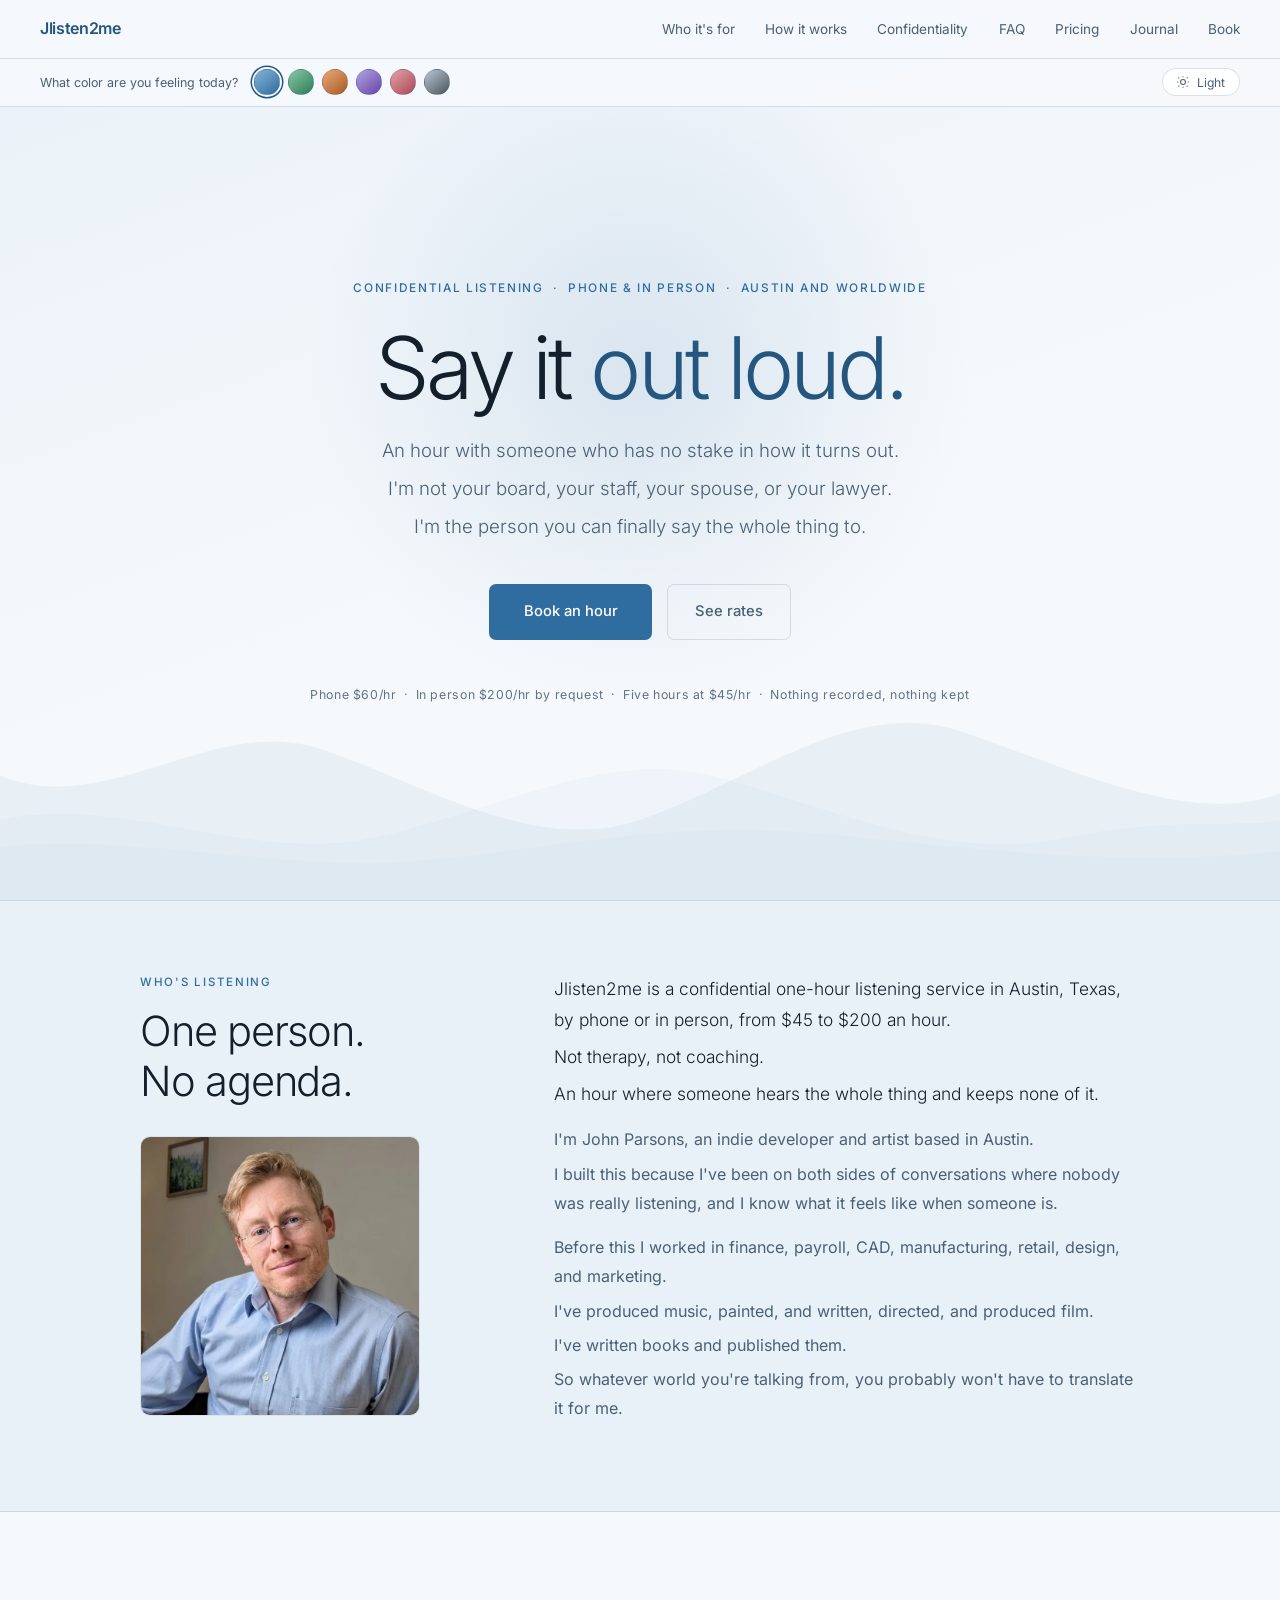
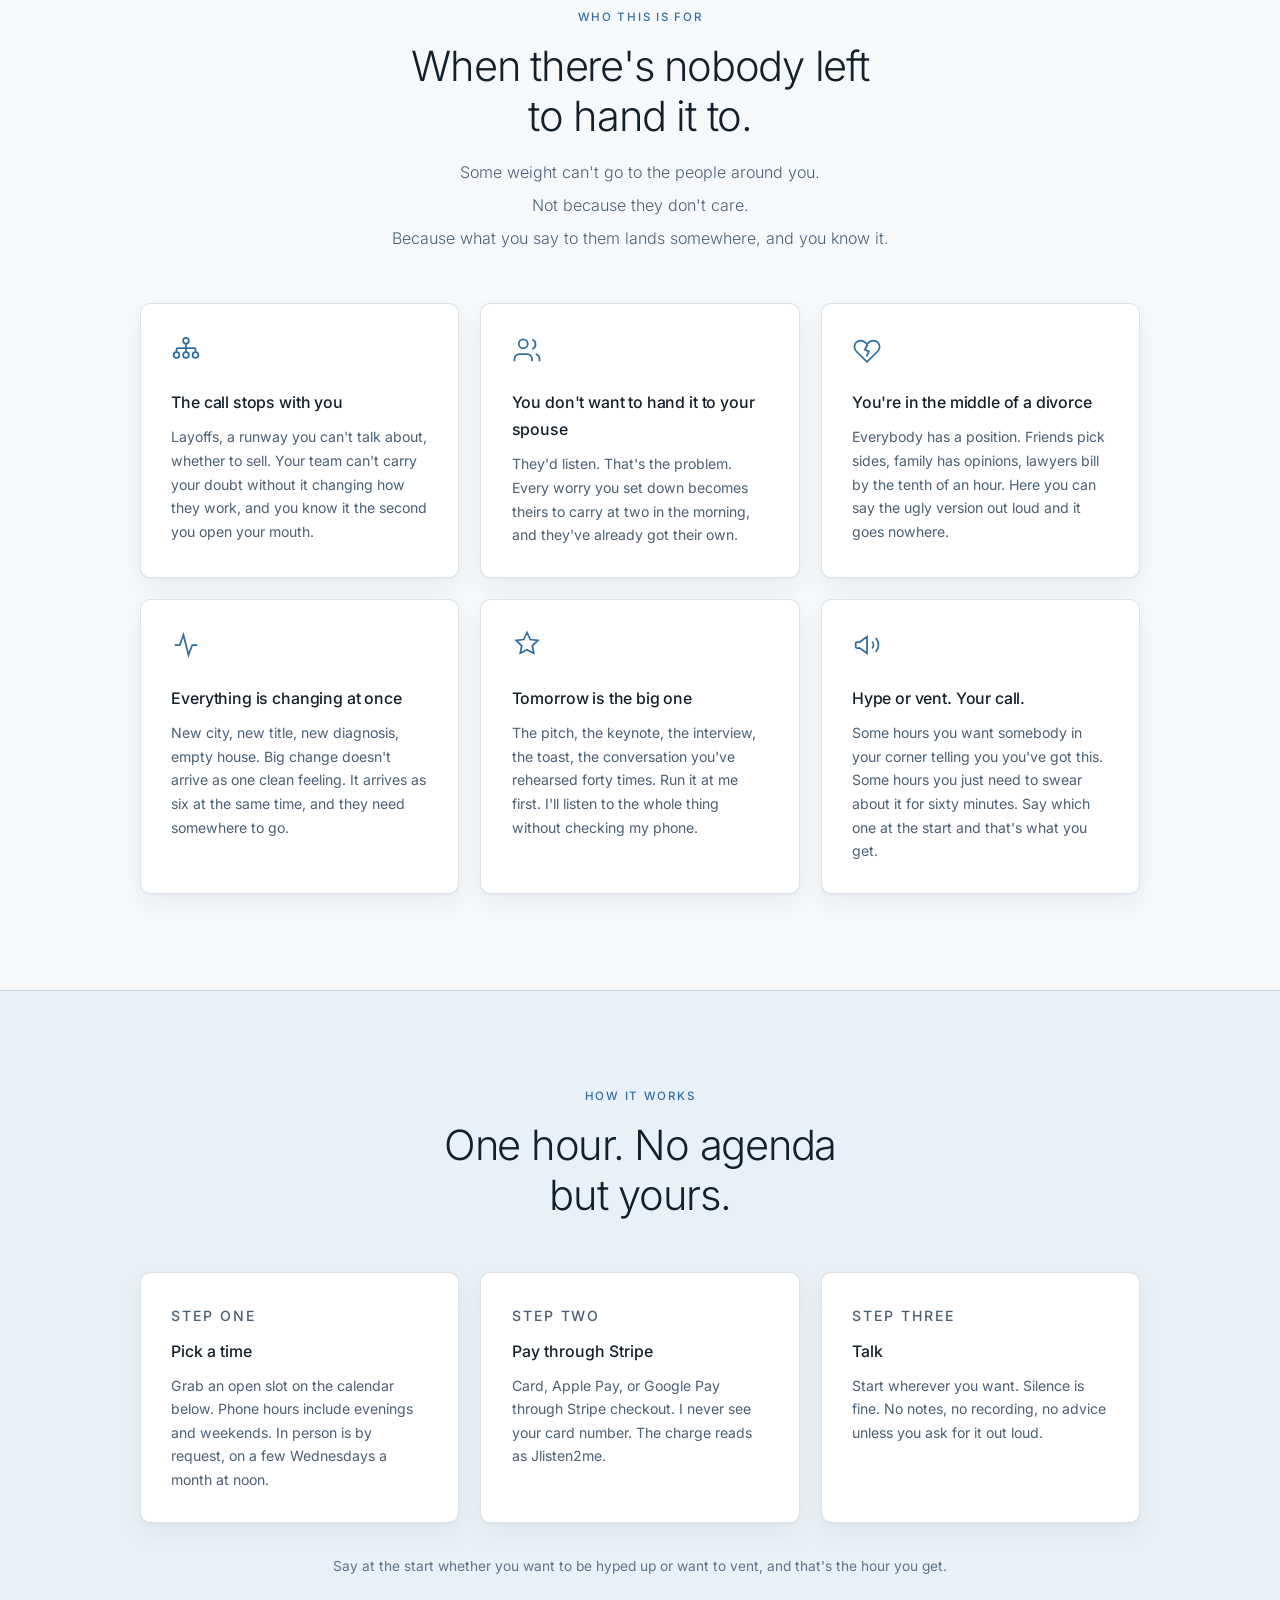
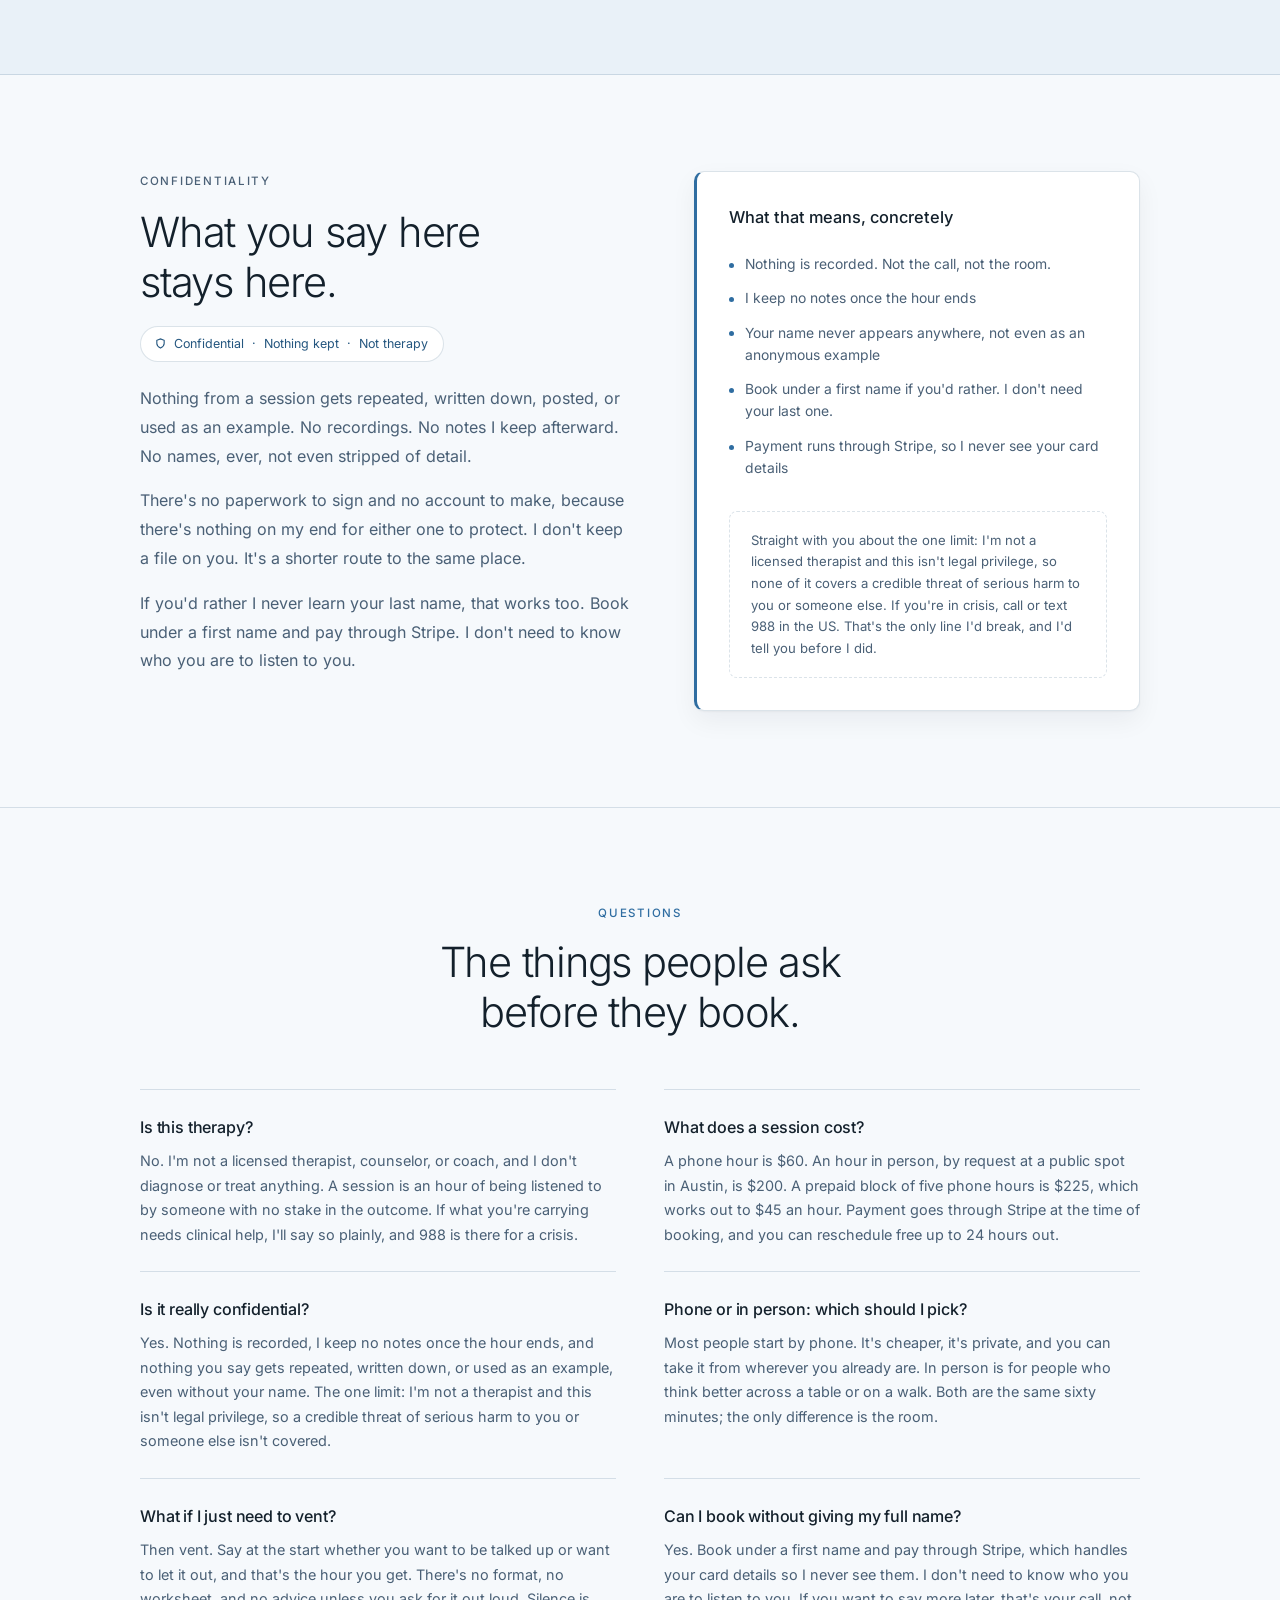
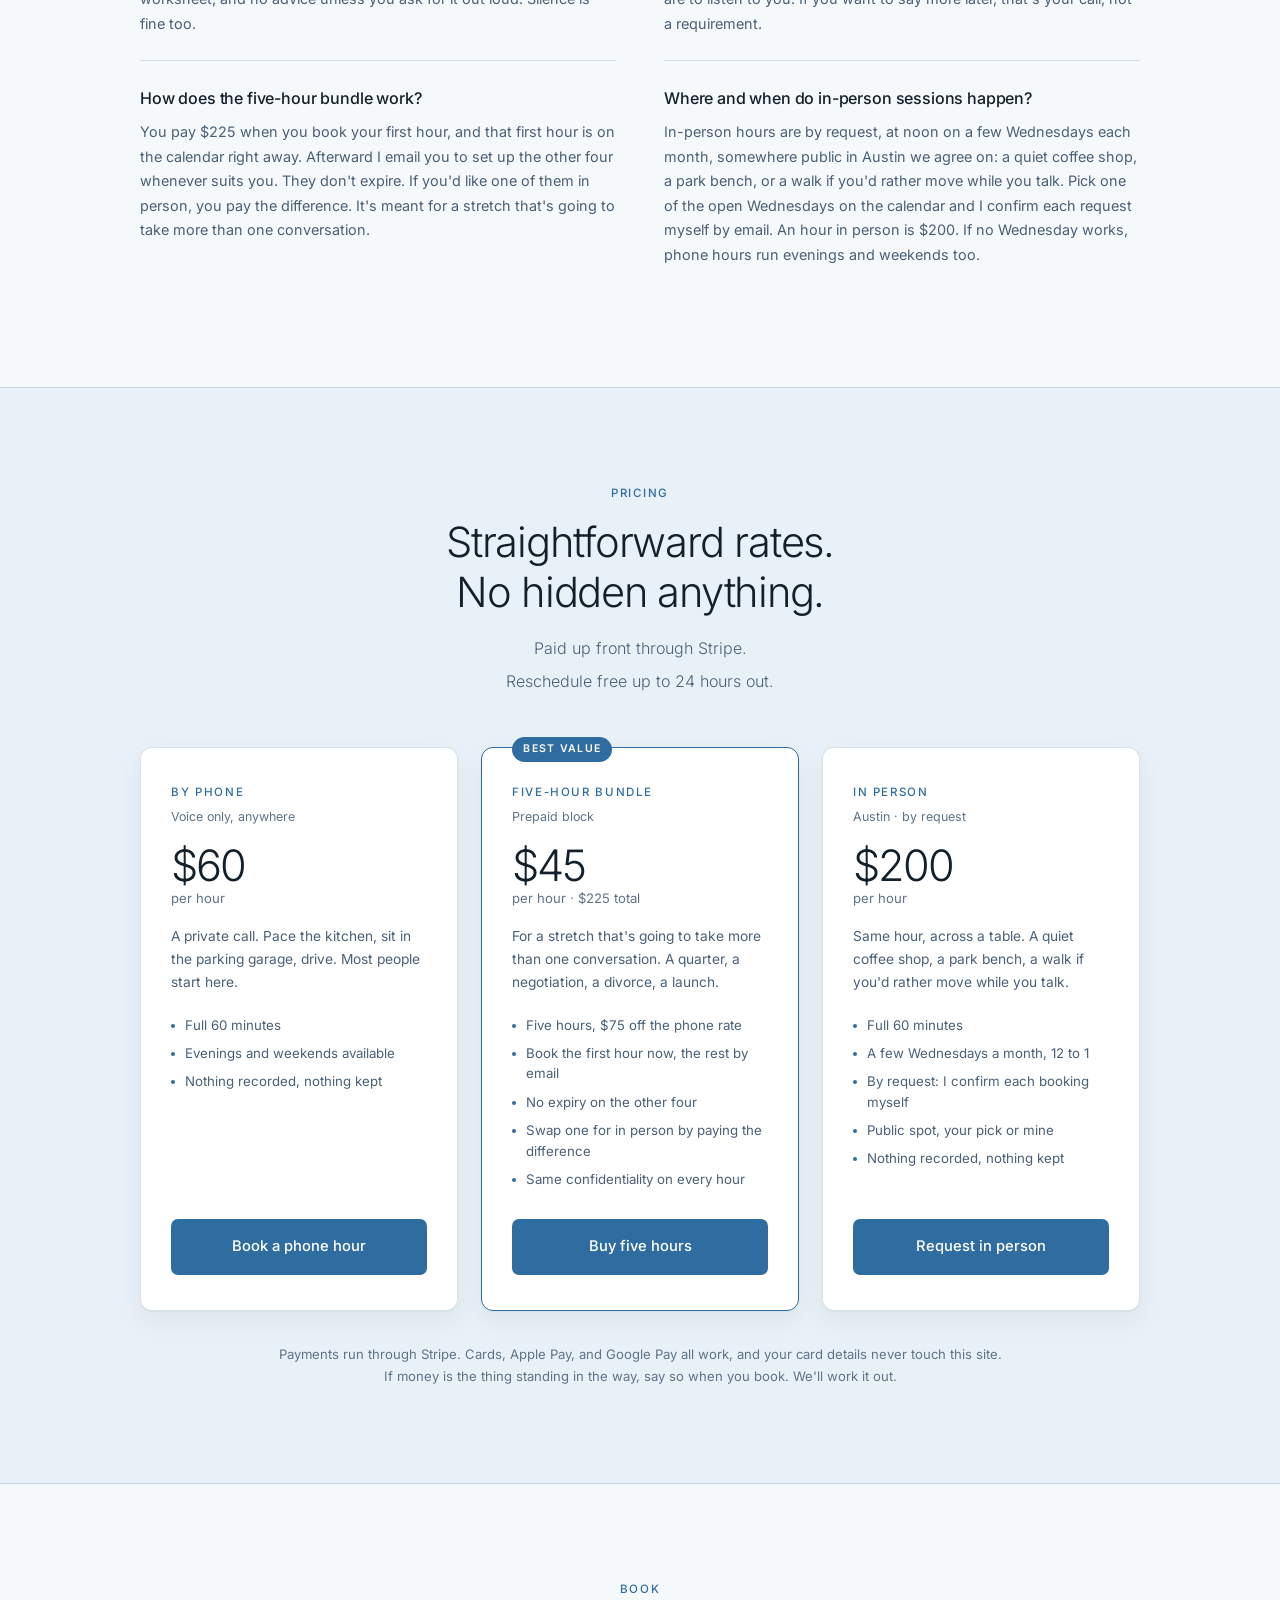
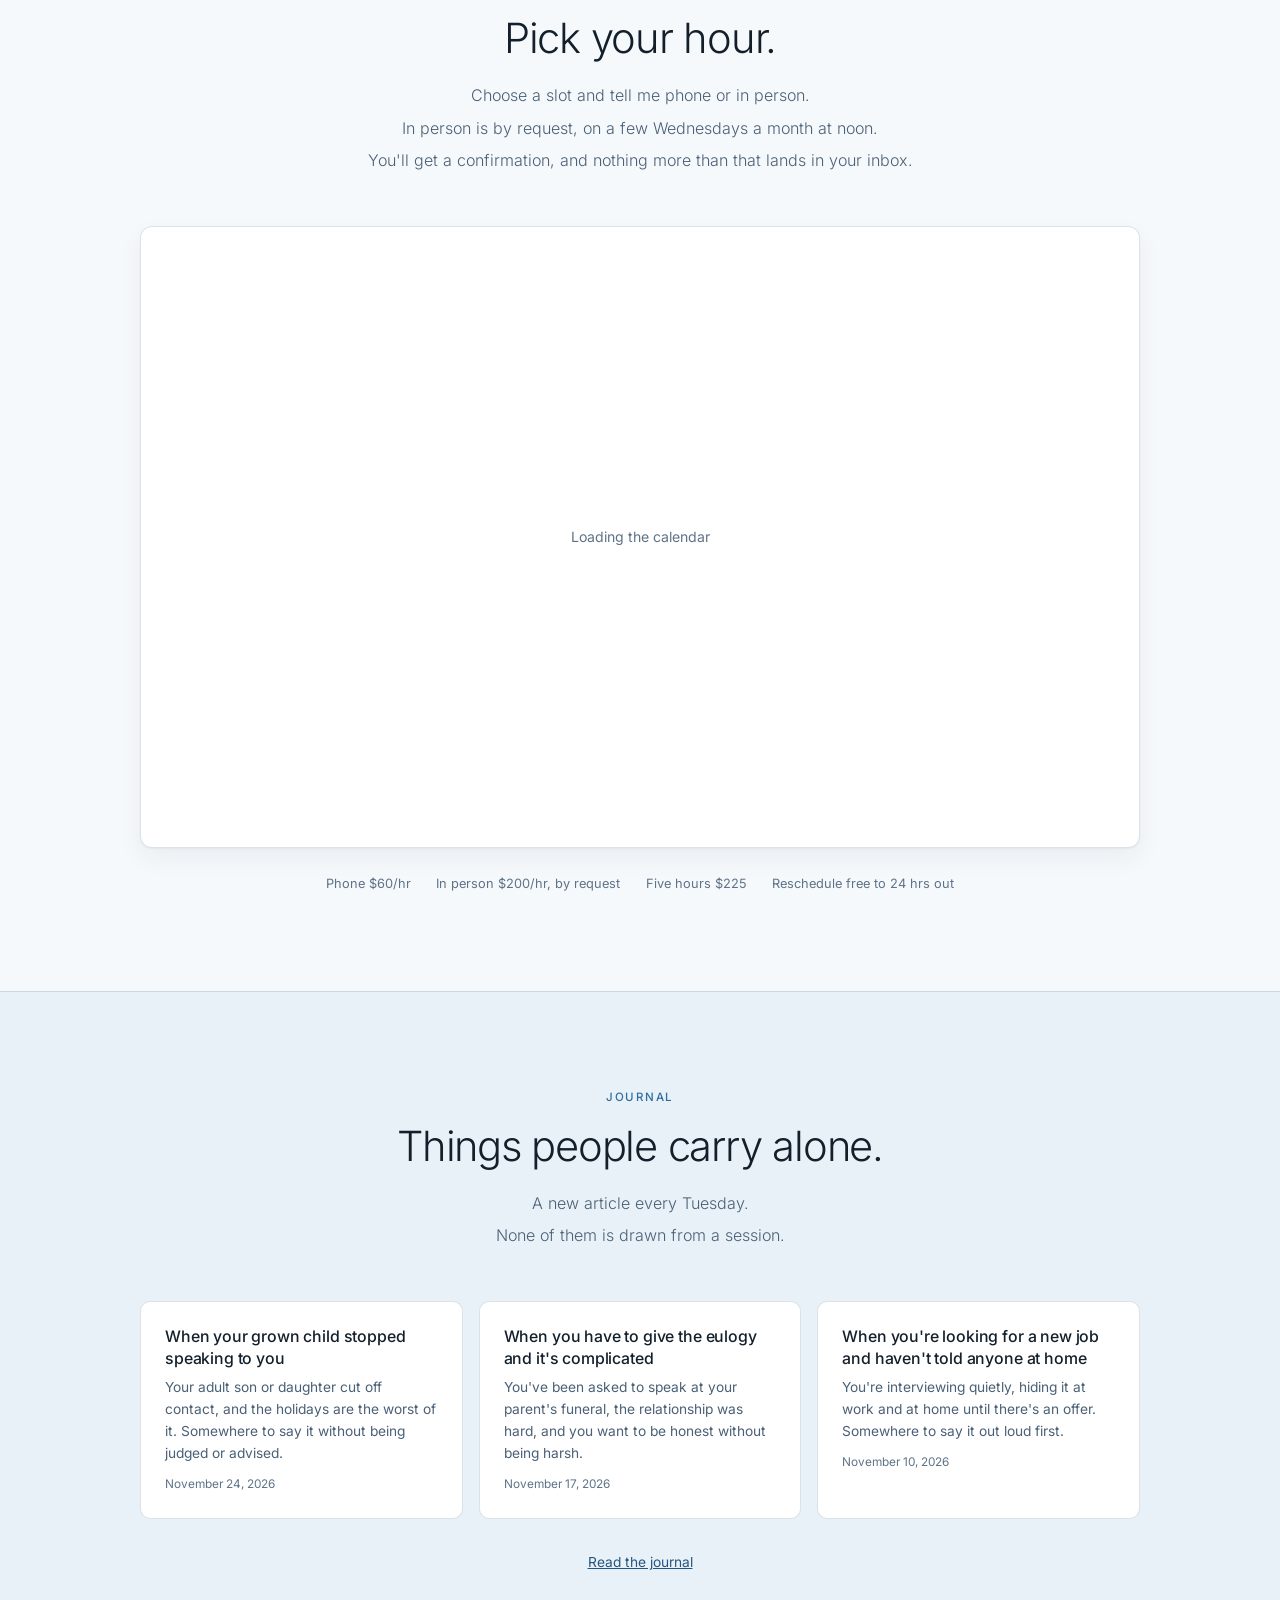
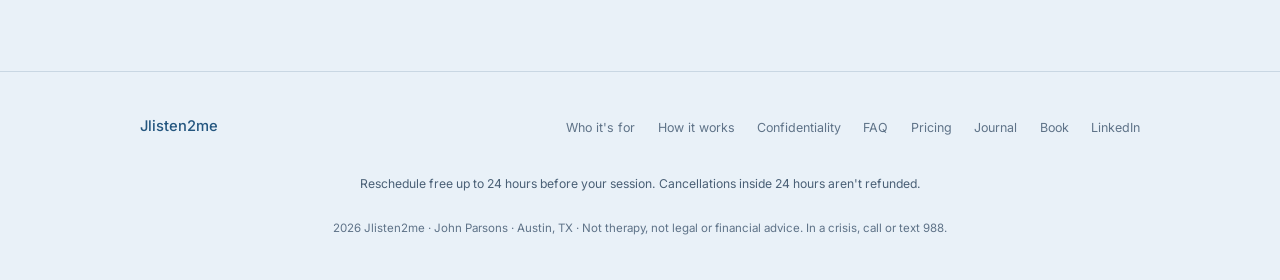
<file: index.html>
<!DOCTYPE html>
<html lang="en" data-palette="tide" data-theme="dark">
<head>
  <meta charset="UTF-8" />
  <meta name="viewport" content="width=device-width, initial-scale=1.0" />
  <title>Jlisten2me - Confidential Listening Sessions, Phone or In Person</title>
  <meta name="description" content="Confidential one-hour listening sessions by phone or in person in Austin, TX. Nothing recorded, nothing kept. Phone $60/hr, in person by request $200/hr, five hours for $225." />
  <meta name="author" content="John Parsons" />
  <meta name="theme-color" content="#0f1923" id="themeColorMeta" />
  <meta property="og:title" content="Jlisten2me - Confidential Listening Sessions" />
  <meta property="og:description" content="An hour that belongs to you. No advice unless you ask, no stake in the outcome, nothing repeated to anyone." />
  <meta property="og:url" content="https://jlisten2me.com/" />
  <meta property="og:type" content="website" />
  <meta property="og:site_name" content="Jlisten2me" />
  <meta property="og:locale" content="en_US" />
  <link rel="alternate" type="application/rss+xml" title="Jlisten2me Journal" href="https://jlisten2me.com/journal/feed.xml" />
  <meta property="og:image" content="https://jlisten2me.com/og.png" />
  <meta property="og:image:width" content="1200" />
  <meta property="og:image:height" content="630" />
  <meta property="og:image:alt" content="Jlisten2me. Say it out loud. Confidential listening by phone or in person in Austin." />
  <meta name="twitter:card" content="summary_large_image" />
  <meta name="twitter:title" content="Jlisten2me - Confidential Listening" />
  <meta name="twitter:description" content="Phone $60/hr - In person by request $200/hr - Five hours at $45/hr. Confidential. Not therapy." />
  <meta name="twitter:image" content="https://jlisten2me.com/og.png" />
  <link rel="canonical" href="https://jlisten2me.com/" />
  <link rel="icon" href="data:image/svg+xml,%3Csvg xmlns='http://www.w3.org/2000/svg' viewBox='0 0 32 32'%3E%3Crect width='32' height='32' rx='7' fill='%235b8db8'/%3E%3Cpath d='M8 13v6M12 10v12M16 12.5v7M20 9v14M24 13v6' stroke='%23fff' stroke-width='2.4' stroke-linecap='round'/%3E%3C/svg%3E" />
  <!-- Inter is served from this repo (fonts/, SIL OFL). Preloading it removes the last render-blocking request. -->
  <link rel="preload" href="fonts/inter-latin-wght-normal.woff2" as="font" type="font/woff2" crossorigin />
  <style>
    *, *::before, *::after { box-sizing: border-box; margin: 0; padding: 0; }

    @font-face {
      font-family: 'Inter';
      font-style: normal;
      font-weight: 100 900;
      font-display: swap;
      src: url('fonts/inter-latin-wght-normal.woff2') format('woff2');
    }

    /* @shared-css-start: _tools/build_journal.py copies everything between these markers into journal/journal.css */
    /* ---- Palettes. Each one carries a dark and a light set. ---- */
    :root {
      --font: 'Inter', system-ui, -apple-system, sans-serif;
      --header-h: 116px;
      --radius: 10px;
    }

    [data-palette="tide"][data-theme="dark"] {
      --bg:#0f1923; --bg-2:#14202f; --surface:rgba(255,255,255,0.03);
      --accent:#5b8db8; --accent-soft:#85b4d6; --on-accent:#06121c;
      --text:#e4ecf5; --text-2:#8fa3bc; --text-3:#6e84a0; --border:rgba(133,180,214,0.16);
    }
    [data-palette="tide"][data-theme="light"] {
      --bg:#f6f9fc; --bg-2:#e9f1f8; --surface:#ffffff;
      --accent:#2f6da1; --accent-soft:#24567f; --on-accent:#ffffff;
      --text:#13202b; --text-2:#4a6076; --text-3:#5f7388; --border:rgba(35,80,120,0.16);
    }

    [data-palette="moss"][data-theme="dark"] {
      --bg:#0f1a16; --bg-2:#142320; --surface:rgba(255,255,255,0.03);
      --accent:#5aa17f; --accent-soft:#86c7a5; --on-accent:#05140d;
      --text:#e3f0e9; --text-2:#93ab9f; --text-3:#6c887b; --border:rgba(134,199,165,0.16);
    }
    [data-palette="moss"][data-theme="light"] {
      --bg:#f5faf7; --bg-2:#e8f3ed; --surface:#ffffff;
      --accent:#2f7d57; --accent-soft:#24623f; --on-accent:#ffffff;
      --text:#11201a; --text-2:#476156; --text-3:#5d766b; --border:rgba(30,90,60,0.16);
    }

    [data-palette="ember"][data-theme="dark"] {
      --bg:#1a1310; --bg-2:#241a15; --surface:rgba(255,255,255,0.035);
      --accent:#c9773f; --accent-soft:#e8a877; --on-accent:#1a0c04;
      --text:#f4e9e1; --text-2:#b49c8c; --text-3:#927b6c; --border:rgba(232,168,119,0.17);
    }
    [data-palette="ember"][data-theme="light"] {
      --bg:#fdf8f4; --bg-2:#f6ece2; --surface:#ffffff;
      --accent:#a85a26; --accent-soft:#8a4718; --on-accent:#ffffff;
      --text:#241610; --text-2:#6b5245; --text-3:#856d5d; --border:rgba(150,90,45,0.18);
    }

    [data-palette="plum"][data-theme="dark"] {
      --bg:#16121f; --bg-2:#1e1a2b; --surface:rgba(255,255,255,0.035);
      --accent:#8a72c4; --accent-soft:#b3a1e0; --on-accent:#0d0716;
      --text:#ece7f6; --text-2:#a79cbd; --text-3:#847a9c; --border:rgba(179,161,224,0.17);
    }
    [data-palette="plum"][data-theme="light"] {
      --bg:#faf8fd; --bg-2:#efebf8; --surface:#ffffff;
      --accent:#6547a8; --accent-soft:#513690; --on-accent:#ffffff;
      --text:#1c1528; --text-2:#574c6b; --text-3:#776c8b; --border:rgba(100,70,170,0.16);
    }

    [data-palette="clay"][data-theme="dark"] {
      --bg:#1c1315; --bg-2:#261a1d; --surface:rgba(255,255,255,0.035);
      --accent:#c06b74; --accent-soft:#e3a0a6; --on-accent:#1a0709;
      --text:#f6e8ea; --text-2:#b7969a; --text-3:#98787c; --border:rgba(227,160,166,0.17);
    }
    [data-palette="clay"][data-theme="light"] {
      --bg:#fdf7f8; --bg-2:#f7eaec; --surface:#ffffff;
      --accent:#a84b57; --accent-soft:#8c3742; --on-accent:#ffffff;
      --text:#271619; --text-2:#6d5054; --text-3:#87696e; --border:rgba(160,70,85,0.16);
    }

    [data-palette="ink"][data-theme="dark"] {
      --bg:#121416; --bg-2:#191c1f; --surface:rgba(255,255,255,0.035);
      --accent:#8d9aa6; --accent-soft:#b9c5d0; --on-accent:#0d1013;
      --text:#e9edf1; --text-2:#a0a9b2; --text-3:#778089; --border:rgba(185,197,208,0.16);
    }
    [data-palette="ink"][data-theme="light"] {
      --bg:#f7f8f9; --bg-2:#eceff1; --surface:#ffffff;
      --accent:#4a5560; --accent-soft:#333c45; --on-accent:#ffffff;
      --text:#14181c; --text-2:#515b65; --text-3:#68727c; --border:rgba(40,50,60,0.16);
    }

    html { scroll-behavior: smooth; }
    body {
      font-family: var(--font); background: var(--bg); color: var(--text);
      line-height: 1.7; font-size: 16px; -webkit-font-smoothing: antialiased;
      transition: background-color 0.35s ease, color 0.35s ease;
    }
    a { color: inherit; }

    /* ---- Header: nav row plus the palette bar ---- */
    header.site {
      position: fixed; top: 0; left: 0; right: 0; z-index: 100;
      background: color-mix(in srgb, var(--bg) 88%, transparent);
      backdrop-filter: blur(8px); border-bottom: 1px solid var(--border);
    }
    @supports not (background: color-mix(in srgb, red 50%, blue)) {
      header.site { background: var(--bg); }
    }
    .nav-row { padding: 0.95rem 2.5rem; display: flex; justify-content: space-between; align-items: center; gap: 1.5rem; }
    .nav-logo { font-size: 1rem; font-weight: 600; color: var(--accent-soft); letter-spacing: -0.02em; text-decoration: none; white-space: nowrap; }
    .nav-links { display: flex; gap: 1.9rem; list-style: none; }
    .nav-links a { color: var(--text-2); text-decoration: none; font-size: 0.85rem; transition: color 0.2s; }
    .nav-links a:hover { color: var(--text); }

    .palette-bar {
      border-top: 1px solid var(--border);
      padding: 0.6rem 2.5rem; display: flex; align-items: center; gap: 1rem;
      overflow-x: auto; scrollbar-width: none;
    }
    .palette-bar::-webkit-scrollbar { display: none; }
    .palette-q { font-size: 0.78rem; color: var(--text-2); white-space: nowrap; font-weight: 400; }
    .swatches { display: flex; gap: 0.5rem; align-items: center; }
    .swatch {
      width: 26px; height: 26px; border-radius: 50%; cursor: pointer; padding: 0;
      border: 1px solid var(--border); position: relative;
      transition: transform 0.18s ease, box-shadow 0.18s ease;
    }
    .swatch:hover { transform: scale(1.12); }
    .swatch[aria-pressed="true"] { box-shadow: 0 0 0 2px var(--bg), 0 0 0 3.5px var(--accent-soft); }
    .swatch:focus-visible { outline: 2px solid var(--accent-soft); outline-offset: 3px; }
    .sw-tide   { background: linear-gradient(140deg,#85b4d6,#2f6da1); }
    .sw-moss   { background: linear-gradient(140deg,#86c7a5,#2f7d57); }
    .sw-ember  { background: linear-gradient(140deg,#e8a877,#a85a26); }
    .sw-plum   { background: linear-gradient(140deg,#b3a1e0,#6547a8); }
    .sw-clay   { background: linear-gradient(140deg,#e3a0a6,#a84b57); }
    .sw-ink    { background: linear-gradient(140deg,#b9c5d0,#4a5560); }

    .mode-toggle {
      margin-left: auto; display: inline-flex; align-items: center; gap: 0.45rem;
      padding: 0.35rem 0.85rem; border-radius: 999px; cursor: pointer;
      background: var(--surface); border: 1px solid var(--border); color: var(--text-2);
      font-family: var(--font); font-size: 0.76rem; white-space: nowrap; transition: color 0.2s, border-color 0.2s;
    }
    .mode-toggle:hover { color: var(--text); border-color: var(--accent); }
    .mode-toggle svg { width: 14px; height: 14px; }
    [data-theme="dark"] .icon-sun, [data-theme="light"] .icon-moon { display: none; }

    /* ---- Shared ---- */
    section { padding: 6rem 2rem; scroll-margin-top: calc(var(--header-h) + 8px); }
    .container { max-width: 1000px; margin: 0 auto; }
    .section-label { font-size: 0.72rem; letter-spacing: 0.15em; text-transform: uppercase; color: var(--accent); font-weight: 500; margin-bottom: 0.9rem; }
    h2 { font-size: clamp(1.8rem, 4vw, 2.6rem); font-weight: 300; letter-spacing: -0.03em; line-height: 1.2; margin-bottom: 1.1rem; }
    .section-header { text-align: center; margin-bottom: 3.2rem; }
    .section-header p.lede { color: var(--text-2); max-width: 580px; margin: 0 auto; font-weight: 300; }

    .btn { display: inline-block; border-radius: 7px; font-family: var(--font); font-weight: 500; font-size: 0.92rem; text-decoration: none; transition: all 0.2s; cursor: pointer; border: 1px solid transparent; text-align: center; }
    .btn-primary { padding: 0.9rem 2.1rem; background: var(--accent); color: var(--on-accent); }
    .btn-primary:hover { background: var(--accent-soft); transform: translateY(-1px); }
    .btn-ghost { padding: 0.9rem 1.7rem; background: transparent; color: var(--text-2); border-color: var(--border); }
    .btn-ghost:hover { color: var(--text); border-color: var(--accent); }
    /* @shared-css-end */

    /* ---- Hero ---- */
    #hero {
      min-height: 100vh; display: flex; align-items: center; justify-content: center;
      position: relative; overflow: hidden; padding: calc(var(--header-h) + 3rem) 2rem 5rem;
      background: linear-gradient(160deg, var(--bg-2) 0%, var(--bg) 60%);
    }
    .hero-orb { position: absolute; width: 760px; height: 760px; border-radius: 50%; background: radial-gradient(circle, var(--accent) 0%, transparent 62%); opacity: 0.13; top: 42%; left: 50%; transform: translate(-50%,-50%); pointer-events: none; }
    .hero-wave { position: absolute; bottom: 0; left: 0; right: 0; opacity: 0.3; pointer-events: none; color: var(--accent); }
    .hero-content { max-width: 790px; text-align: center; position: relative; z-index: 2; }
    .eyebrow { font-size: 0.74rem; letter-spacing: 0.14em; text-transform: uppercase; color: var(--accent); font-weight: 500; margin-bottom: 1.5rem; }
    h1 { font-size: clamp(2.9rem, 8.4vw, 5.4rem); font-weight: 300; letter-spacing: -0.045em; line-height: 1.04; margin-bottom: 1.4rem; }
    h1 em { font-style: normal; color: var(--accent-soft); }
    .line { display: block; }
    .line + .line { margin-top: 0.35em; }
    .hero-sub { font-size: clamp(1rem, 2.6vw, 1.16rem); color: var(--text-2); max-width: 560px; margin: 0 auto 2.6rem; font-weight: 300; line-height: 1.7; }
    .hero-ctas { display: flex; gap: 0.9rem; justify-content: center; flex-wrap: wrap; }
    .hero-meta { margin-top: 2.8rem; font-size: 0.77rem; color: var(--text-3); letter-spacing: 0.05em; }

    /* ---- About ---- */
    #about { background: var(--bg-2); border-top: 1px solid var(--border); border-bottom: 1px solid var(--border); padding-top: 4.5rem; padding-bottom: 4.5rem; }
    .about-grid { display: grid; grid-template-columns: 1fr 1.6fr; gap: 3rem; align-items: start; }
    .about-text p { color: var(--text-2); line-height: 1.8; margin-bottom: 1rem; }
    .about-text .about-def { color: var(--text); font-size: 1.08rem; font-weight: 300; }
    .about-photo { display: block; width: 100%; max-width: 280px; aspect-ratio: 1; margin-top: 1.8rem; border-radius: var(--radius); border: 1px solid var(--border); overflow: hidden; background: var(--surface); }
    .about-photo img { display: block; width: 100%; height: 100%; object-fit: cover; }

    /* ---- Who it's for ---- */
    #who { background: var(--bg); }
    .who-grid { display: grid; grid-template-columns: repeat(3, 1fr); gap: 1.3rem; }
    .card { padding: 1.9rem; background: var(--surface); border: 1px solid var(--border); border-radius: var(--radius); transition: border-color 0.3s, transform 0.2s; }
    .card:hover { border-color: var(--accent); transform: translateY(-2px); }
    .card-icon { width: 30px; height: 30px; margin-bottom: 1.1rem; color: var(--accent); }
    .card h3 { font-size: 0.99rem; font-weight: 500; margin-bottom: 0.5rem; letter-spacing: -0.01em; }
    .card p { font-size: 0.88rem; color: var(--text-2); line-height: 1.68; }

    /* ---- How ---- */
    #how { background: var(--bg-2); border-top: 1px solid var(--border); border-bottom: 1px solid var(--border); }
    .steps { display: grid; grid-template-columns: repeat(3, 1fr); gap: 1.3rem; }
    .step { padding: 1.9rem; background: var(--surface); border: 1px solid var(--border); border-radius: var(--radius); }
    .step-n { font-size: 0.72rem; letter-spacing: 0.14em; text-transform: uppercase; color: var(--accent); font-weight: 500; margin-bottom: 0.7rem; }
    .step h3 { font-size: 0.99rem; font-weight: 500; margin-bottom: 0.5rem; }
    .step p { font-size: 0.88rem; color: var(--text-2); line-height: 1.68; }
    .how-note { margin-top: 2rem; text-align: center; font-size: 0.86rem; color: var(--text-3); }

    /* ---- Confidentiality ---- */
    #trust { background: var(--bg); }
    .trust-grid { display: grid; grid-template-columns: 1.1fr 1fr; gap: 4rem; align-items: start; }
    .trust-text p { color: var(--text-2); margin-bottom: 1rem; line-height: 1.8; }
    .badge { display: inline-flex; align-items: center; gap: 0.5rem; padding: 0.4rem 0.9rem; background: var(--surface); border: 1px solid var(--border); border-radius: 20px; font-size: 0.78rem; color: var(--accent-soft); margin-bottom: 1.4rem; }
    .policy-card { padding: 2rem; background: var(--surface); border: 1px solid var(--border); border-left: 3px solid var(--accent); border-radius: var(--radius); }
    .policy-card h3 { font-size: 1.02rem; font-weight: 500; margin-bottom: 0.9rem; }
    .policy-card ul { list-style: none; }
    .policy-card li { font-size: 0.87rem; color: var(--text-2); padding: 0.38rem 0; display: flex; gap: 0.65rem; align-items: flex-start; line-height: 1.6; }
    .policy-card li::before { content: ""; width: 5px; height: 5px; border-radius: 50%; background: var(--accent); flex-shrink: 0; margin-top: 0.62rem; }
    .limits { margin-top: 1.6rem; padding: 1.1rem 1.3rem; border: 1px dashed var(--border); border-radius: 8px; font-size: 0.82rem; color: var(--text-2); line-height: 1.65; }

    /* ---- FAQ ---- */
    #faq { background: var(--bg); border-top: 1px solid var(--border); }
    .faq-grid { display: grid; grid-template-columns: 1fr 1fr; gap: 0 3rem; }
    .faq-item { padding: 1.5rem 0; border-top: 1px solid var(--border); }
    .faq-item h3 { font-size: 1rem; font-weight: 500; margin-bottom: 0.5rem; letter-spacing: -0.01em; }
    .faq-item p { font-size: 0.9rem; color: var(--text-2); line-height: 1.7; }

    /* ---- Pricing ---- */
    #pricing { background: var(--bg-2); border-top: 1px solid var(--border); border-bottom: 1px solid var(--border); }
    .pricing-grid { display: grid; grid-template-columns: repeat(3, 1fr); gap: 1.4rem; align-items: stretch; }
    .pricing-card { padding: 2.2rem 1.9rem; background: var(--surface); border: 1px solid var(--border); border-radius: 12px; display: flex; flex-direction: column; position: relative; }
    .pricing-card.featured { border-color: var(--accent); }
    .tag { position: absolute; top: -11px; left: 1.9rem; font-size: 0.66rem; letter-spacing: 0.12em; text-transform: uppercase; background: var(--accent); color: var(--on-accent); padding: 0.22rem 0.7rem; border-radius: 999px; font-weight: 600; }
    .plan-name { font-size: 0.72rem; letter-spacing: 0.14em; text-transform: uppercase; color: var(--accent); font-weight: 500; margin-bottom: 0.25rem; }
    .plan-sub { font-size: 0.78rem; color: var(--text-3); margin-bottom: 1rem; }
    .price { font-size: 2.7rem; font-weight: 300; letter-spacing: -0.05em; line-height: 1; }
    .price-unit { font-size: 0.82rem; color: var(--text-3); margin-bottom: 1rem; }
    .plan-desc { font-size: 0.86rem; color: var(--text-2); line-height: 1.65; margin-bottom: 1.1rem; }
    .pricing-card ul { list-style: none; margin-bottom: 1.6rem; }
    .pricing-card ul li { font-size: 0.83rem; color: var(--text-2); padding: 0.24rem 0; display: flex; gap: 0.6rem; align-items: flex-start; line-height: 1.55; }
    .pricing-card ul li::before { content: ""; width: 4px; height: 4px; border-radius: 50%; background: var(--accent); flex-shrink: 0; margin-top: 0.58rem; }
    .pricing-card .btn { margin-top: auto; width: 100%; }
    .pay-note { text-align: center; font-size: 0.82rem; color: var(--text-3); margin-top: 2rem; line-height: 1.7; }

    /* ---- Booking ---- */
    #book { background: var(--bg); }
    .cal-shell { border: 1px solid var(--border); border-radius: 12px; background: var(--surface); overflow: hidden; min-height: 620px; }
    #cal-inline { width: 100%; min-height: 620px; }
    .cal-shell.is-loading #cal-inline:empty { display: flex; align-items: center; justify-content: center; }
    .cal-shell.is-loading #cal-inline:empty::before { content: "Loading the calendar"; font-size: 0.88rem; color: var(--text-3); }
    .cal-fallback { display: none; padding: 3rem 2rem; text-align: center; }
    .cal-fallback h3 { font-weight: 400; font-size: 1.1rem; margin-bottom: 0.6rem; }
    .cal-fallback p { color: var(--text-2); font-size: 0.9rem; max-width: 420px; margin: 0 auto 1.4rem; }
    .book-meta { display: flex; justify-content: center; gap: 1.6rem; flex-wrap: wrap; margin-top: 1.6rem; font-size: 0.8rem; color: var(--text-3); }

    /* ---- Journal teaser (filled in by _tools/build_journal.py) ---- */
    #journal { background: var(--bg-2); border-top: 1px solid var(--border); }
    .j-list { list-style: none; display: grid; gap: 1rem; }
    .home-j { grid-template-columns: repeat(3, 1fr); }
    .j-item a { display: block; height: 100%; padding: 1.5rem; background: var(--surface); border: 1px solid var(--border); border-radius: var(--radius); text-decoration: none; transition: border-color 0.25s, transform 0.2s; }
    .j-item a:hover { border-color: var(--accent); transform: translateY(-2px); }
    .j-item h3 { font-size: 0.99rem; font-weight: 500; letter-spacing: -0.01em; margin-bottom: 0.4rem; line-height: 1.4; }
    .j-item p { font-size: 0.86rem; color: var(--text-2); line-height: 1.6; }
    .j-item time { display: block; font-size: 0.74rem; color: var(--text-3); margin-top: 0.6rem; }
    .how-note a { color: var(--accent-soft); }

    /* @shared-css-start */
    /* ---- Footer ---- */
    footer { padding: 2.6rem 2rem; background: var(--bg-2); border-top: 1px solid var(--border); }
    .footer-inner { max-width: 1000px; margin: 0 auto; display: flex; justify-content: space-between; align-items: center; flex-wrap: wrap; gap: 1rem; }
    .footer-brand { font-size: 0.92rem; color: var(--accent-soft); font-weight: 500; }
    .footer-links { display: flex; gap: 1.4rem; list-style: none; flex-wrap: wrap; justify-content: center; }
    .footer-links a { font-size: 0.78rem; color: var(--text-3); text-decoration: none; transition: color 0.2s; }
    .footer-links a:hover { color: var(--text); }
    .footer-policy { width: 100%; text-align: center; font-size: 0.76rem; color: var(--text-2); margin-top: 1.1rem; }
    .footer-copy { width: 100%; text-align: center; font-size: 0.72rem; color: var(--text-3); margin-top: 0.5rem; }
    /* @shared-css-end */

    /* Light mode needs a lift: white cards on a near-white page read flat otherwise. */
    [data-theme="light"] .card,
    [data-theme="light"] .step,
    [data-theme="light"] .pricing-card,
    [data-theme="light"] .policy-card,
    [data-theme="light"] .cal-shell { box-shadow: 0 1px 2px rgba(15,23,35,0.04), 0 10px 26px rgba(15,23,35,0.055); }

    .fade-up { opacity: 0; transform: translateY(20px); transition: opacity 0.6s ease, transform 0.6s ease; }
    .fade-up.visible { opacity: 1; transform: none; }
    @media (prefers-reduced-motion: reduce) {
      html { scroll-behavior: auto; }
      .fade-up { opacity: 1; transform: none; transition: none; }
      * { animation-duration: 0.01ms !important; transition-duration: 0.01ms !important; }
    }
    /* @shared-css-start */
    .sr-only { position: absolute; width: 1px; height: 1px; padding: 0; overflow: hidden; clip: rect(0,0,0,0); white-space: nowrap; border: 0; }
    ::-webkit-scrollbar { width: 6px; }
    ::-webkit-scrollbar-track { background: var(--bg); }
    ::-webkit-scrollbar-thumb { background: var(--text-3); border-radius: 3px; }
    /* @shared-css-end */

    @media (max-width: 960px) {
      .who-grid { grid-template-columns: repeat(2, 1fr); }
      .home-j { grid-template-columns: 1fr; }
      .about-grid { grid-template-columns: 1fr; gap: 1.2rem; }
      .about-photo { max-width: 200px; margin-top: 1.4rem; }
      .faq-grid { grid-template-columns: 1fr; }
      .pricing-grid { grid-template-columns: 1fr; max-width: 420px; margin: 0 auto; }
      .trust-grid { grid-template-columns: 1fr; gap: 2.5rem; }
    }
    @media (max-width: 800px) {
      :root { --header-h: 130px; }
      .nav-row { padding: 0.85rem 1.25rem; }
      .nav-links { display: none; }
      /* Two rows so the light/dark toggle stays reachable without sideways scrolling. */
      .palette-bar { padding: 0.5rem 1.25rem 0.6rem; gap: 0.6rem; row-gap: 0.55rem; flex-wrap: wrap; overflow-x: visible; }
      .palette-q { font-size: 0.75rem; width: 100%; white-space: normal; }
      section { padding: 4.5rem 1.25rem; }
      .who-grid, .steps { grid-template-columns: 1fr; }
      .eyebrow { font-size: 0.66rem; letter-spacing: 0.1em; }
      .hero-ctas { flex-direction: column; align-items: stretch; }
      .hero-ctas .btn { width: 100%; }
      .swatch { width: 24px; height: 24px; }
    }
  </style>
</head>
<body>

<header class="site">
  <div class="nav-row">
    <a href="#hero" class="nav-logo">Jlisten2me</a>
    <ul class="nav-links">
      <li><a href="#who">Who it's for</a></li>
      <li><a href="#how">How it works</a></li>
      <li><a href="#trust">Confidentiality</a></li>
      <li><a href="#faq">FAQ</a></li>
      <li><a href="#pricing">Pricing</a></li>
      <li><a href="/journal/">Journal</a></li>
      <li><a href="#book">Book</a></li>
    </ul>
  </div>
  <div class="palette-bar">
    <span class="palette-q" id="paletteQ">What color are you feeling today?</span>
    <div class="swatches" role="group" aria-labelledby="paletteQ">
      <button class="swatch sw-tide"  data-palette="tide"  aria-pressed="true"  title="Tide"><span class="sr-only">Tide</span></button>
      <button class="swatch sw-moss"  data-palette="moss"  aria-pressed="false" title="Moss"><span class="sr-only">Moss</span></button>
      <button class="swatch sw-ember" data-palette="ember" aria-pressed="false" title="Ember"><span class="sr-only">Ember</span></button>
      <button class="swatch sw-plum"  data-palette="plum"  aria-pressed="false" title="Plum"><span class="sr-only">Plum</span></button>
      <button class="swatch sw-clay"  data-palette="clay"  aria-pressed="false" title="Clay"><span class="sr-only">Clay</span></button>
      <button class="swatch sw-ink"   data-palette="ink"   aria-pressed="false" title="Ink"><span class="sr-only">Ink</span></button>
    </div>
    <button class="mode-toggle" id="modeToggle" aria-pressed="true">
      <svg class="icon-moon" viewBox="0 0 24 24" fill="none" stroke="currentColor" stroke-width="1.8" aria-hidden="true"><path d="M21 12.8A9 9 0 1 1 11.2 3a7 7 0 0 0 9.8 9.8z"/></svg>
      <svg class="icon-sun" viewBox="0 0 24 24" fill="none" stroke="currentColor" stroke-width="1.8" aria-hidden="true"><circle cx="12" cy="12" r="4.2"/><path d="M12 2v2M12 20v2M4.2 4.2l1.4 1.4M18.4 18.4l1.4 1.4M2 12h2M20 12h2M4.2 19.8l1.4-1.4M18.4 5.6l1.4-1.4"/></svg>
      <span id="modeLabel">Dark</span>
    </button>
  </div>
</header>

<section id="hero">
  <div class="hero-orb"></div>
  <svg class="hero-wave" viewBox="0 0 1440 280" xmlns="http://www.w3.org/2000/svg" preserveAspectRatio="none" aria-hidden="true">
    <path d="M0,140 C120,190 240,70 360,110 C480,150 600,230 720,190 C840,150 960,50 1080,90 C1200,130 1340,200 1440,160 L1440,280 L0,280Z" fill="currentColor" opacity="0.22"/>
    <path d="M0,190 C140,160 280,240 420,210 C560,180 680,110 800,140 C920,170 1060,240 1200,210 C1320,185 1400,200 1440,190 L1440,280 L0,280Z" fill="currentColor" opacity="0.12"/>
    <path d="M0,220 C160,205 320,250 480,235 C640,220 760,190 920,205 C1080,220 1260,245 1440,225 L1440,280 L0,280Z" fill="currentColor" opacity="0.07"/>
  </svg>
  <div class="hero-content">
    <p class="eyebrow">Confidential listening &nbsp;·&nbsp; Phone &amp; in person &nbsp;·&nbsp; Austin and worldwide</p>
    <h1>Say it <em>out loud.</em></h1>
    <p class="hero-sub"><span class="line">An hour with someone who has no stake in how it turns out.</span><span class="line">I'm not your board, your staff, your spouse, or your lawyer.</span><span class="line">I'm the person you can finally say the whole thing to.</span></p>
    <div class="hero-ctas">
      <a href="#book" class="btn btn-primary">Book an hour</a>
      <a href="#pricing" class="btn btn-ghost">See rates</a>
    </div>
    <p class="hero-meta">Phone $60/hr &nbsp;·&nbsp; In person $200/hr by request &nbsp;·&nbsp; Five hours at $45/hr &nbsp;·&nbsp; Nothing recorded, nothing kept</p>
  </div>
</section>

<section id="about">
  <div class="container">
    <div class="about-grid fade-up">
      <div>
        <p class="section-label">Who's listening</p>
        <h2>One person.<br>No agenda.</h2>
        <picture class="about-photo">
          <img src="john-parsons.webp" alt="John Parsons, smiling, in a light blue collared shirt and wire-rimmed glasses" width="720" height="720" loading="lazy" decoding="async" />
        </picture>
      </div>
      <div class="about-text">
        <p class="about-def"><span class="line">Jlisten2me is a confidential one-hour listening service in Austin, Texas, by phone or in person, from $45 to $200 an hour.</span><span class="line">Not therapy, not coaching.</span><span class="line">An hour where someone hears the whole thing and keeps none of it.</span></p>
        <!-- Bio: this is the line from the original page. Rewrite it in your own words whenever you like. -->
        <p><span class="line">I'm John Parsons, an indie developer and artist based in Austin.</span><span class="line">I built this because I've been on both sides of conversations where nobody was really listening, and I know what it feels like when someone is.</span></p>
        <p><span class="line">Before this I worked in finance, payroll, CAD, manufacturing, retail, design, and marketing.</span><span class="line">I've produced music, painted, and written, directed, and produced film.</span><span class="line">I've written books and published them.</span><span class="line">So whatever world you're talking from, you probably won't have to translate it for me.</span></p>
      </div>
    </div>
  </div>
</section>

<section id="who">
  <div class="container">
    <div class="section-header fade-up">
      <p class="section-label">Who this is for</p>
      <h2>When there's nobody left<br>to hand it to.</h2>
      <p class="lede"><span class="line">Some weight can't go to the people around you.</span><span class="line">Not because they don't care.</span><span class="line">Because what you say to them lands somewhere, and you know it.</span></p>
    </div>
    <div class="who-grid">
      <div class="card fade-up">
        <svg class="card-icon" viewBox="0 0 24 24" fill="none" stroke="currentColor" stroke-width="1.4" aria-hidden="true"><circle cx="12" cy="4.6" r="2.3"/><path d="M12 6.9v3.6"/><path d="M12 10.5H5.4a1 1 0 0 0-1 1v2.1"/><path d="M12 10.5h6.6a1 1 0 0 1 1 1v2.1"/><path d="M12 10.5v3.2"/><circle cx="4.4" cy="16" r="2.3"/><circle cx="12" cy="16" r="2.3"/><circle cx="19.6" cy="16" r="2.3"/></svg>
        <h3>The call stops with you</h3>
        <p>Layoffs, a runway you can't talk about, whether to sell. Your team can't carry your doubt without it changing how they work, and you know it the second you open your mouth.</p>
      </div>
      <div class="card fade-up">
        <svg class="card-icon" viewBox="0 0 24 24" fill="none" stroke="currentColor" stroke-width="1.4" aria-hidden="true"><path d="M16 21v-1.8a4 4 0 0 0-4-4H6a4 4 0 0 0-4 4V21"/><circle cx="9" cy="7" r="3.6"/><path d="M22 21v-1.8a4 4 0 0 0-3-3.86"/><path d="M16.2 3.6a4 4 0 0 1 0 7.5"/></svg>
        <h3>You don't want to hand it to your spouse</h3>
        <p>They'd listen. That's the problem. Every worry you set down becomes theirs to carry at two in the morning, and they've already got their own.</p>
      </div>
      <div class="card fade-up">
        <svg class="card-icon" viewBox="0 0 24 24" fill="none" stroke="currentColor" stroke-width="1.4" aria-hidden="true"><path d="M20.6 5.9a5 5 0 0 0-7.1 0L12 7.4l-1.5-1.5a5 5 0 0 0-7.1 7.1L12 21.5l8.6-8.5a5 5 0 0 0 0-7.1z"/><path d="M12.4 7.6l-2.1 4 3.3 1.6-2.1 4"/></svg>
        <h3>You're in the middle of a divorce</h3>
        <p>Everybody has a position. Friends pick sides, family has opinions, lawyers bill by the tenth of an hour. Here you can say the ugly version out loud and it goes nowhere.</p>
      </div>
      <div class="card fade-up">
        <svg class="card-icon" viewBox="0 0 24 24" fill="none" stroke="currentColor" stroke-width="1.4" aria-hidden="true"><path d="M3 12h4l3-8 4 16 3-8h4"/></svg>
        <h3>Everything is changing at once</h3>
        <p>New city, new title, new diagnosis, empty house. Big change doesn't arrive as one clean feeling. It arrives as six at the same time, and they need somewhere to go.</p>
      </div>
      <div class="card fade-up">
        <svg class="card-icon" viewBox="0 0 24 24" fill="none" stroke="currentColor" stroke-width="1.4" aria-hidden="true"><path d="M12 2l2.6 5.6 6.1.8-4.5 4.2 1.2 6L12 15.8 6.6 18.6l1.2-6L3.3 8.4l6.1-.8z"/></svg>
        <h3>Tomorrow is the big one</h3>
        <p>The pitch, the keynote, the interview, the toast, the conversation you've rehearsed forty times. Run it at me first. I'll listen to the whole thing without checking my phone.</p>
      </div>
      <div class="card fade-up">
        <svg class="card-icon" viewBox="0 0 24 24" fill="none" stroke="currentColor" stroke-width="1.4" aria-hidden="true"><path d="M3 10.6v2.8a1 1 0 0 0 1 1h2.2L12 18.6V5.4L6.2 9.6H4a1 1 0 0 0-1 1z"/><path d="M16 9.2a4 4 0 0 1 0 5.6"/><path d="M18.9 6.4a8 8 0 0 1 0 11.2"/></svg>
        <h3>Hype or vent. Your call.</h3>
        <p>Some hours you want somebody in your corner telling you you've got this. Some hours you just need to swear about it for sixty minutes. Say which one at the start and that's what you get.</p>
      </div>
    </div>
  </div>
</section>

<section id="how">
  <div class="container">
    <div class="section-header fade-up">
      <p class="section-label">How it works</p>
      <h2>One hour. No agenda<br>but yours.</h2>
    </div>
    <div class="steps">
      <div class="step fade-up">
        <p class="step-n">Step one</p>
        <h3>Pick a time</h3>
        <p>Grab an open slot on the calendar below. Phone hours include evenings and weekends. In person is by request, on a few Wednesdays a month at noon.</p>
      </div>
      <div class="step fade-up">
        <p class="step-n">Step two</p>
        <h3>Pay through Stripe</h3>
        <p>Card, Apple Pay, or Google Pay through Stripe checkout. I never see your card number. The charge reads as Jlisten2me.</p>
      </div>
      <div class="step fade-up">
        <p class="step-n">Step three</p>
        <h3>Talk</h3>
        <p>Start wherever you want. Silence is fine. No notes, no recording, no advice unless you ask for it out loud.</p>
      </div>
    </div>
    <p class="how-note fade-up">Say at the start whether you want to be hyped up or want to vent, and that's the hour you get.</p>
  </div>
</section>

<section id="trust">
  <div class="container">
    <div class="trust-grid">
      <div class="trust-text fade-up">
        <p class="section-label">Confidentiality</p>
        <h2>What you say here<br>stays here.</h2>
        <div class="badge">
          <svg width="11" height="11" viewBox="0 0 24 24" fill="none" stroke="currentColor" stroke-width="2.4" aria-hidden="true"><path d="M12 22s8-4 8-10V5l-8-3-8 3v7c0 6 8 10 8 10z"/></svg>
          Confidential &nbsp;·&nbsp; Nothing kept &nbsp;·&nbsp; Not therapy
        </div>
        <p>Nothing from a session gets repeated, written down, posted, or used as an example. No recordings. No notes I keep afterward. No names, ever, not even stripped of detail.</p>
        <p>There's no paperwork to sign and no account to make, because there's nothing on my end for either one to protect. I don't keep a file on you. It's a shorter route to the same place.</p>
        <p>If you'd rather I never learn your last name, that works too. Book under a first name and pay through Stripe. I don't need to know who you are to listen to you.</p>
      </div>
      <div class="fade-up">
        <div class="policy-card">
          <h3>What that means, concretely</h3>
          <ul>
            <li>Nothing is recorded. Not the call, not the room.</li>
            <li>I keep no notes once the hour ends</li>
            <li>Your name never appears anywhere, not even as an anonymous example</li>
            <li>Book under a first name if you'd rather. I don't need your last one.</li>
            <li>Payment runs through Stripe, so I never see your card details</li>
          </ul>
          <div class="limits">
            Straight with you about the one limit: I'm not a licensed therapist and this isn't legal privilege, so none of it covers a credible threat of serious harm to you or someone else. If you're in crisis, call or text 988 in the US. That's the only line I'd break, and I'd tell you before I did.
          </div>
        </div>
      </div>
    </div>
  </div>
</section>

<section id="faq">
  <div class="container">
    <div class="section-header fade-up">
      <p class="section-label">Questions</p>
      <h2>The things people ask<br>before they book.</h2>
    </div>
    <div class="faq-grid">
      <div class="faq-item fade-up">
        <h3>Is this therapy?</h3>
        <p>No. I'm not a licensed therapist, counselor, or coach, and I don't diagnose or treat anything. A session is an hour of being listened to by someone with no stake in the outcome. If what you're carrying needs clinical help, I'll say so plainly, and 988 is there for a crisis.</p>
      </div>
      <div class="faq-item fade-up">
        <h3>What does a session cost?</h3>
        <p>A phone hour is $60. An hour in person, by request at a public spot in Austin, is $200. A prepaid block of five phone hours is $225, which works out to $45 an hour. Payment goes through Stripe at the time of booking, and you can reschedule free up to 24 hours out.</p>
      </div>
      <div class="faq-item fade-up">
        <h3>Is it really confidential?</h3>
        <p>Yes. Nothing is recorded, I keep no notes once the hour ends, and nothing you say gets repeated, written down, or used as an example, even without your name. The one limit: I'm not a therapist and this isn't legal privilege, so a credible threat of serious harm to you or someone else isn't covered.</p>
      </div>
      <div class="faq-item fade-up">
        <h3>Phone or in person: which should I pick?</h3>
        <p>Most people start by phone. It's cheaper, it's private, and you can take it from wherever you already are. In person is for people who think better across a table or on a walk. Both are the same sixty minutes; the only difference is the room.</p>
      </div>
      <div class="faq-item fade-up">
        <h3>What if I just need to vent?</h3>
        <p>Then vent. Say at the start whether you want to be talked up or want to let it out, and that's the hour you get. There's no format, no worksheet, and no advice unless you ask for it out loud. Silence is fine too.</p>
      </div>
      <div class="faq-item fade-up">
        <h3>Can I book without giving my full name?</h3>
        <p>Yes. Book under a first name and pay through Stripe, which handles your card details so I never see them. I don't need to know who you are to listen to you. If you want to say more later, that's your call, not a requirement.</p>
      </div>
      <div class="faq-item fade-up">
        <h3>How does the five-hour bundle work?</h3>
        <p>You pay $225 when you book your first hour, and that first hour is on the calendar right away. Afterward I email you to set up the other four whenever suits you. They don't expire. If you'd like one of them in person, you pay the difference. It's meant for a stretch that's going to take more than one conversation.</p>
      </div>
      <div class="faq-item fade-up">
        <h3>Where and when do in-person sessions happen?</h3>
        <p>In-person hours are by request, at noon on a few Wednesdays each month, somewhere public in Austin we agree on: a quiet coffee shop, a park bench, or a walk if you'd rather move while you talk. Pick one of the open Wednesdays on the calendar and I confirm each request myself by email. An hour in person is $200. If no Wednesday works, phone hours run evenings and weekends too.</p>
      </div>
    </div>
  </div>
</section>

<section id="pricing">
  <div class="container">
    <div class="section-header fade-up">
      <p class="section-label">Pricing</p>
      <h2>Straightforward rates.<br>No hidden anything.</h2>
      <p class="lede"><span class="line">Paid up front through Stripe.</span><span class="line">Reschedule free up to 24 hours out.</span></p>
    </div>

    <div class="pricing-grid fade-up">
      <div class="pricing-card">
        <p class="plan-name">By phone</p>
        <p class="plan-sub">Voice only, anywhere</p>
        <p class="price">$60</p>
        <p class="price-unit">per hour</p>
        <p class="plan-desc">A private call. Pace the kitchen, sit in the parking garage, drive. Most people start here.</p>
        <ul>
          <li>Full 60 minutes</li>
          <li>Evenings and weekends available</li>
          <li>Nothing recorded, nothing kept</li>
        </ul>
        <a class="btn btn-primary" data-checkout="phone" href="#book">Book a phone hour</a>
      </div>

      <div class="pricing-card featured">
        <span class="tag">Best value</span>
        <p class="plan-name">Five-hour bundle</p>
        <p class="plan-sub">Prepaid block</p>
        <p class="price">$45</p>
        <p class="price-unit">per hour · $225 total</p>
        <p class="plan-desc">For a stretch that's going to take more than one conversation. A quarter, a negotiation, a divorce, a launch.</p>
        <ul>
          <li>Five hours, $75 off the phone rate</li>
          <li>Book the first hour now, the rest by email</li>
          <li>No expiry on the other four</li>
          <li>Swap one for in person by paying the difference</li>
          <li>Same confidentiality on every hour</li>
        </ul>
        <a class="btn btn-primary" data-checkout="bundle" href="#book">Buy five hours</a>
      </div>

      <div class="pricing-card">
        <p class="plan-name">In person</p>
        <p class="plan-sub">Austin · by request</p>
        <p class="price">$200</p>
        <p class="price-unit">per hour</p>
        <p class="plan-desc">Same hour, across a table. A quiet coffee shop, a park bench, a walk if you'd rather move while you talk.</p>
        <ul>
          <li>Full 60 minutes</li>
          <li>A few Wednesdays a month, 12 to 1</li>
          <li>By request: I confirm each booking myself</li>
          <li>Public spot, your pick or mine</li>
          <li>Nothing recorded, nothing kept</li>
        </ul>
        <a class="btn btn-primary" data-checkout="inperson" href="#book">Request in person</a>
      </div>
    </div>

    <p class="pay-note fade-up">
      Payments run through Stripe. Cards, Apple Pay, and Google Pay all work, and your card details never touch this site.<br>
      If money is the thing standing in the way, say so when you book. We'll work it out.
    </p>
  </div>
</section>

<section id="book">
  <div class="container">
    <div class="section-header fade-up">
      <p class="section-label">Book</p>
      <h2>Pick your hour.</h2>
      <p class="lede"><span class="line">Choose a slot and tell me phone or in person.</span><span class="line">In person is by request, on a few Wednesdays a month at noon.</span><span class="line">You'll get a confirmation, and nothing more than that lands in your inbox.</span></p>
    </div>
    <div class="cal-shell fade-up">
      <div id="cal-inline"></div>
      <div class="cal-fallback" id="calFallback">
        <h3>The calendar didn't load.</h3>
        <p>Ad blockers sometimes stop it. Open the booking page directly, or email me and I'll send times.</p>
        <a class="btn btn-primary" id="calDirect" href="https://cal.com" target="_blank" rel="noopener">Open the booking page</a>
      </div>
    </div>
    <div class="book-meta fade-up">
      <span>Phone $60/hr</span>
      <span>In person $200/hr, by request</span>
      <span>Five hours $225</span>
      <span>Reschedule free to 24 hrs out</span>
    </div>
  </div>
</section>

<!-- journal-latest:start -->
<section id="journal" aria-labelledby="journal-h">
  <div class="container">
    <div class="section-header fade-up">
      <p class="section-label">Journal</p>
      <h2 id="journal-h">Things people carry alone.</h2>
      <p class="lede"><span class="line">A new article every Tuesday.</span><span class="line">None of them is drawn from a session.</span></p>
    </div>
    <ul class="j-list home-j fade-up">
      <li class="j-item"><a href="/journal/grown-child-stopped-speaking/"><h3>When your grown child stopped speaking to you</h3><p>Your adult son or daughter cut off contact, and the holidays are the worst of it. Somewhere to say it without being judged or advised.</p><time datetime="2026-11-24">November 24, 2026</time></a></li>
      <li class="j-item"><a href="/journal/complicated-eulogy/"><h3>When you have to give the eulogy and it&#x27;s complicated</h3><p>You&#x27;ve been asked to speak at your parent&#x27;s funeral, the relationship was hard, and you want to be honest without being harsh.</p><time datetime="2026-11-17">November 17, 2026</time></a></li>
      <li class="j-item"><a href="/journal/secret-job-search/"><h3>When you&#x27;re looking for a new job and haven&#x27;t told anyone at home</h3><p>You&#x27;re interviewing quietly, hiding it at work and at home until there&#x27;s an offer. Somewhere to say it out loud first.</p><time datetime="2026-11-10">November 10, 2026</time></a></li>
    </ul>
    <p class="how-note fade-up"><a href="/journal/">Read the journal</a></p>
  </div>
</section>
<!-- journal-latest:end -->

<footer>
  <div class="footer-inner">
    <span class="footer-brand">Jlisten2me</span>
    <ul class="footer-links">
      <li><a href="#who">Who it's for</a></li>
      <li><a href="#how">How it works</a></li>
      <li><a href="#trust">Confidentiality</a></li>
      <li><a href="#faq">FAQ</a></li>
      <li><a href="#pricing">Pricing</a></li>
      <li><a href="/journal/">Journal</a></li>
      <li><a href="#book">Book</a></li>
      <li><a href="https://www.linkedin.com/in/parsonsjo" target="_blank" rel="noopener">LinkedIn</a></li>
    </ul>
    <p class="footer-policy">Reschedule free up to 24 hours before your session. Cancellations inside 24 hours aren't refunded.</p>
    <p class="footer-copy">2026 Jlisten2me · John Parsons · Austin, TX · Not therapy, not legal or financial advice. In a crisis, call or text 988.</p>
  </div>
</footer>

<script type="application/ld+json">
{
  "@context": "https://schema.org",
  "@graph": [
    {
      "@type": "WebSite",
      "@id": "https://jlisten2me.com/#website",
      "name": "Jlisten2me",
      "url": "https://jlisten2me.com/",
      "inLanguage": "en-US",
      "publisher": { "@id": "https://jlisten2me.com/#service" }
    },
    {
      "@type": "ProfessionalService",
      "@id": "https://jlisten2me.com/#service",
      "name": "Jlisten2me",
      "url": "https://jlisten2me.com/",
      "image": "https://jlisten2me.com/og.png",
      "description": "A confidential one-hour listening service by phone or in person in Austin, Texas. Not therapy. Nothing recorded, no notes kept, nothing repeated.",
      "priceRange": "$45 - $200 per hour",
      "areaServed": [
        { "@type": "City", "name": "Austin", "containedInPlace": { "@type": "State", "name": "Texas" } },
        "Worldwide by phone"
      ],
      "founder": { "@id": "https://jlisten2me.com/#person" },
      "makesOffer": [
        { "@type": "Offer", "name": "Listening hour by phone", "price": "60", "priceCurrency": "USD", "url": "https://jlisten2me.com/#pricing", "availability": "https://schema.org/InStock" },
        { "@type": "Offer", "name": "Listening hour in person, Austin, by request", "price": "200", "priceCurrency": "USD", "url": "https://jlisten2me.com/#pricing", "availability": "https://schema.org/InStock" },
        { "@type": "Offer", "name": "Five-hour bundle, prepaid", "price": "225", "priceCurrency": "USD", "url": "https://jlisten2me.com/#pricing", "availability": "https://schema.org/InStock" }
      ]
    },
    {
      "@type": "Person",
      "@id": "https://jlisten2me.com/#person",
      "name": "John Parsons",
      "url": "https://jlisten2me.com/#about",
      "jobTitle": "Founder",
      "image": "https://jlisten2me.com/john-parsons.webp",
      "sameAs": ["https://www.linkedin.com/in/parsonsjo"]
    },
    {
      "@type": "FAQPage",
      "@id": "https://jlisten2me.com/#faq",
      "mainEntity": [
        { "@type": "Question", "name": "Is this therapy?", "acceptedAnswer": { "@type": "Answer", "text": "No. I'm not a licensed therapist, counselor, or coach, and I don't diagnose or treat anything. A session is an hour of being listened to by someone with no stake in the outcome. If what you're carrying needs clinical help, I'll say so plainly, and 988 is there for a crisis." } },
        { "@type": "Question", "name": "What does a session cost?", "acceptedAnswer": { "@type": "Answer", "text": "A phone hour is $60. An hour in person, by request at a public spot in Austin, is $200. A prepaid block of five phone hours is $225, which works out to $45 an hour. Payment goes through Stripe at the time of booking, and you can reschedule free up to 24 hours out." } },
        { "@type": "Question", "name": "Is it really confidential?", "acceptedAnswer": { "@type": "Answer", "text": "Yes. Nothing is recorded, I keep no notes once the hour ends, and nothing you say gets repeated, written down, or used as an example, even without your name. The one limit: I'm not a therapist and this isn't legal privilege, so a credible threat of serious harm to you or someone else isn't covered." } },
        { "@type": "Question", "name": "Phone or in person: which should I pick?", "acceptedAnswer": { "@type": "Answer", "text": "Most people start by phone. It's cheaper, it's private, and you can take it from wherever you already are. In person is for people who think better across a table or on a walk. Both are the same sixty minutes; the only difference is the room." } },
        { "@type": "Question", "name": "What if I just need to vent?", "acceptedAnswer": { "@type": "Answer", "text": "Then vent. Say at the start whether you want to be talked up or want to let it out, and that's the hour you get. There's no format, no worksheet, and no advice unless you ask for it out loud. Silence is fine too." } },
        { "@type": "Question", "name": "Can I book without giving my full name?", "acceptedAnswer": { "@type": "Answer", "text": "Yes. Book under a first name and pay through Stripe, which handles your card details so I never see them. I don't need to know who you are to listen to you. If you want to say more later, that's your call, not a requirement." } },
        { "@type": "Question", "name": "How does the five-hour bundle work?", "acceptedAnswer": { "@type": "Answer", "text": "You pay $225 when you book your first hour, and that first hour is on the calendar right away. Afterward I email you to set up the other four whenever suits you. They don't expire. If you'd like one of them in person, you pay the difference. It's meant for a stretch that's going to take more than one conversation." } },
        { "@type": "Question", "name": "Where and when do in-person sessions happen?", "acceptedAnswer": { "@type": "Answer", "text": "In-person hours are by request, at noon on a few Wednesdays each month, somewhere public in Austin we agree on: a quiet coffee shop, a park bench, or a walk if you'd rather move while you talk. Pick one of the open Wednesdays on the calendar and I confirm each request myself by email. An hour in person is $200. If no Wednesday works, phone hours run evenings and weekends too." } }
      ]
    }
  ]
}
</script>

<script>
  /* ------------------------------------------------------------------
     CONFIG - the only block you need to edit to go live.

     calLink:  your cal.com username (shows every public event type) or
               username/event-slug for a single event
     checkout: where each price card's button goes, usually that event's own
               Cal.com page. Any link left as null scrolls to the calendar instead.
  ------------------------------------------------------------------ */
  const CONFIG = {
    calOrigin: "https://app.cal.com",
    calLink: "jlisten2me",
    checkout: {
      // Each price card opens its own Cal.com event; Cal.com takes payment at booking.
      phone:    "https://cal.com/jlisten2me/phone-hour",
      inperson: "https://cal.com/jlisten2me/in-person-hour",   // by request: you approve each one
      bundle:   "https://cal.com/jlisten2me/bundle-hour"       // $225, books the first of five hours
    }
  };

  /* ---- Palette + light/dark ---- */
  const root = document.documentElement;
  let calStarted = false; // set once the Cal.com embed has been asked to load
  const PALETTES = ["tide","moss","ember","plum","clay","ink"];
  const THEME_COLORS = {
    tide:  { dark:"#0f1923", light:"#f6f9fc" },
    moss:  { dark:"#0f1a16", light:"#f5faf7" },
    ember: { dark:"#1a1310", light:"#fdf8f4" },
    plum:  { dark:"#16121f", light:"#faf8fd" },
    clay:  { dark:"#1c1315", light:"#fdf7f8" },
    ink:   { dark:"#121416", light:"#f7f8f9" }
  };

  function store(key, value) {
    try { localStorage.setItem(key, value); } catch (e) { /* private mode */ }
  }
  function recall(key) {
    try { return localStorage.getItem(key); } catch (e) { return null; }
  }

  function applyPalette(name) {
    if (!PALETTES.includes(name)) name = "tide";
    root.dataset.palette = name;
    document.querySelectorAll(".swatch").forEach(function (b) {
      b.setAttribute("aria-pressed", String(b.dataset.palette === name));
    });
    syncThemeColor();
    store("j2m-palette", name);
  }

  function applyTheme(mode) {
    root.dataset.theme = mode;
    const toggle = document.getElementById("modeToggle");
    toggle.setAttribute("aria-pressed", String(mode === "dark"));
    toggle.setAttribute("aria-label", mode === "dark" ? "Switch to light mode" : "Switch to dark mode");
    document.getElementById("modeLabel").textContent = mode === "dark" ? "Dark" : "Light";
    syncThemeColor();
    store("j2m-theme", mode);
    // Any Cal() call kicks off the embed download, so only re-theme once it's already loading.
    if (calStarted) { try { window.Cal("ui", { theme: mode }); } catch (e) {} }
  }

  function syncThemeColor() {
    const meta = document.getElementById("themeColorMeta");
    const set = THEME_COLORS[root.dataset.palette] || THEME_COLORS.tide;
    meta.setAttribute("content", set[root.dataset.theme] || set.dark);
  }

  document.querySelectorAll(".swatch").forEach(function (b) {
    b.addEventListener("click", function () { applyPalette(b.dataset.palette); });
  });
  document.getElementById("modeToggle").addEventListener("click", function () {
    applyTheme(root.dataset.theme === "dark" ? "light" : "dark");
  });

  applyPalette(recall("j2m-palette") || "tide");
  applyTheme(
    recall("j2m-theme") ||
    (window.matchMedia && window.matchMedia("(prefers-color-scheme: light)").matches ? "light" : "dark")
  );

  /* ---- Stripe payment links ---- */
  document.querySelectorAll("[data-checkout]").forEach(function (a) {
    const url = CONFIG.checkout[a.dataset.checkout];
    if (url) {
      a.href = url;
      a.target = "_blank";
      a.rel = "noopener";
    }
  });

  /* ---- Cal.com inline embed ---- */
  (function (C, A, L) {
    let p = function (a, ar) { a.q.push(ar); };
    let d = C.document;
    C.Cal = C.Cal || function () {
      let cal = C.Cal, ar = arguments;
      if (!cal.loaded) { cal.ns = {}; cal.q = cal.q || []; d.head.appendChild(d.createElement("script")).src = A; cal.loaded = true; }
      if (ar[0] === L) {
        const api = function () { p(api, arguments); };
        const namespace = ar[1];
        api.q = api.q || [];
        if (typeof namespace === "string") { cal.ns[namespace] = cal.ns[namespace] || api; p(cal.ns[namespace], ar); p(cal, ["initNamespace", namespace]); }
        else p(cal, ar);
        return;
      }
      p(cal, ar);
    };
  })(window, "https://app.cal.com/embed/embed.js", "init");

  /* Nothing from Cal downloads until the booking section is near the viewport or
     someone clicks a link to it. Most visits never scroll that far, and the embed
     is the heaviest thing on the page by a wide margin. */
  function initCal() {
    if (calStarted) return;
    calStarted = true;
    document.querySelector(".cal-shell").classList.add("is-loading");
    Cal("init", { origin: CONFIG.calOrigin });
    Cal("inline", {
      elementOrSelector: "#cal-inline",
      calLink: CONFIG.calLink,
      config: { layout: "month_view" }
    });
    Cal("ui", { hideEventTypeDetails: false, layout: "month_view", theme: root.dataset.theme });
    setTimeout(function () {
      const slot = document.getElementById("cal-inline");
      if (!slot.querySelector("iframe")) {
        slot.style.display = "none";
        document.getElementById("calFallback").style.display = "block";
      }
    }, 5000);
  }

  document.getElementById("calDirect").href = CONFIG.calOrigin.replace("app.", "") + "/" + CONFIG.calLink;

  const calIo = new IntersectionObserver(function (entries) {
    if (entries.some(function (e) { return e.isIntersecting; })) { initCal(); calIo.disconnect(); }
  }, { rootMargin: "600px 0px" });
  calIo.observe(document.getElementById("book"));
  document.querySelectorAll('a[href="#book"]').forEach(function (a) { a.addEventListener("click", initCal); });

  /* ---- Scroll behaviour ---- */
  const io = new IntersectionObserver(function (entries) {
    entries.forEach(function (e) {
      if (e.isIntersecting) { e.target.classList.add("visible"); io.unobserve(e.target); }
    });
  }, { threshold: 0.08, rootMargin: "0px 0px -30px 0px" });
  document.querySelectorAll(".fade-up").forEach(function (el) { io.observe(el); });

  document.querySelectorAll('a[href^="#"]').forEach(function (a) {
    a.addEventListener("click", function (e) {
      const t = document.querySelector(this.getAttribute("href"));
      if (!t) return;
      e.preventDefault();
      const offset = document.querySelector("header.site").offsetHeight + 8;
      window.scrollTo({ top: t.offsetTop - offset, behavior: "smooth" });
    });
  });
</script>
</body>
</html>
</file>
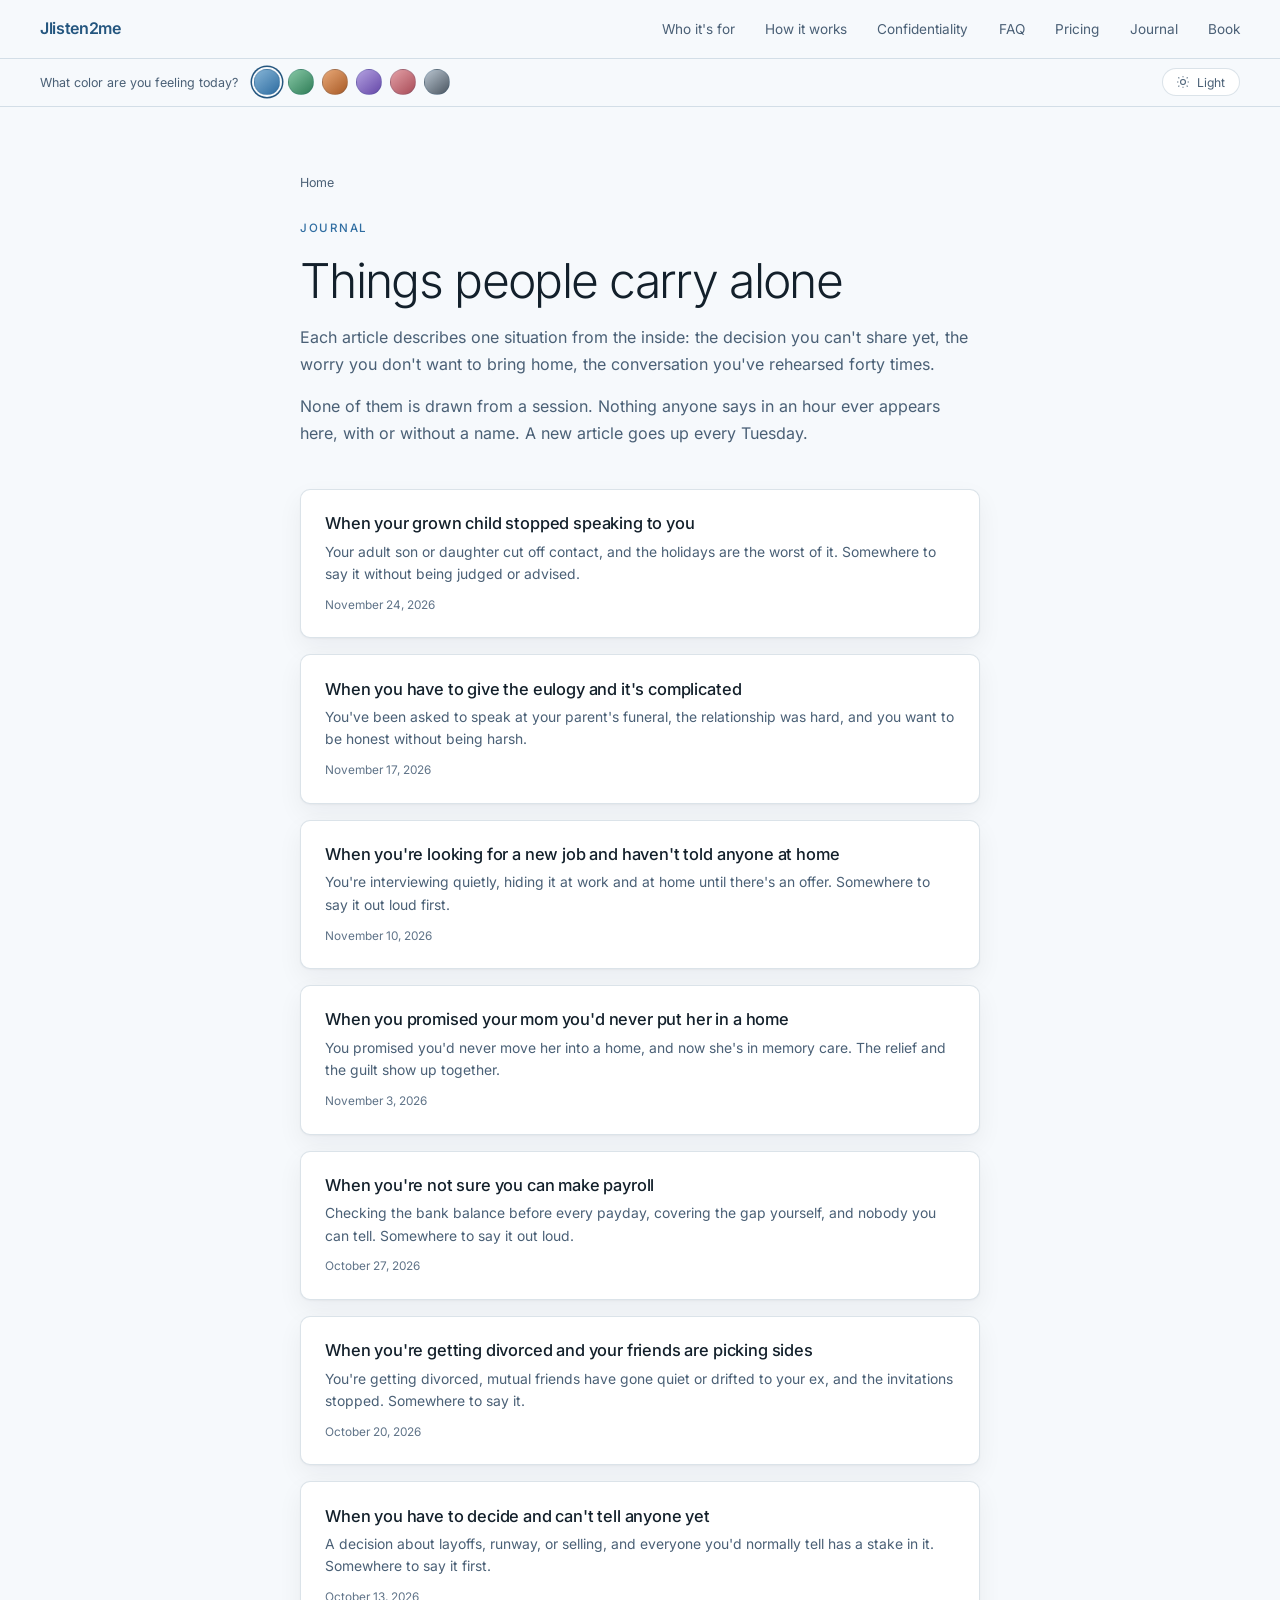
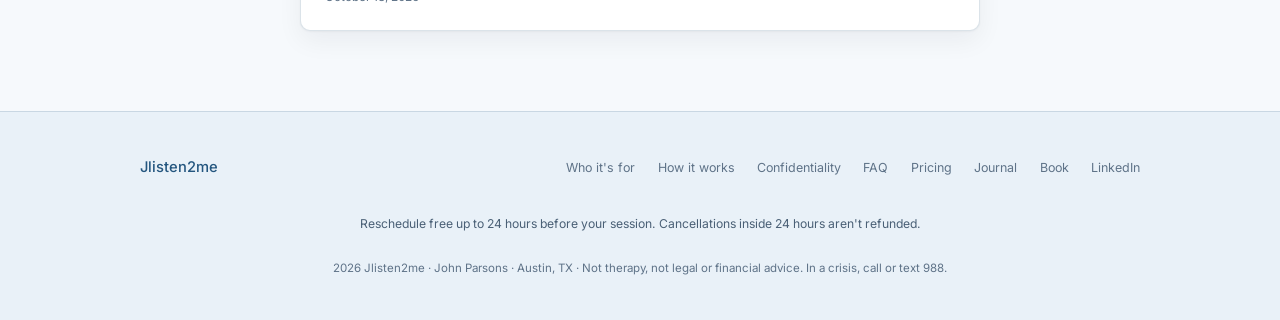
<file: journal/index.html>
<!DOCTYPE html>
<html lang="en" data-palette="tide" data-theme="dark">
<head>
  <meta charset="UTF-8" />
  <meta name="viewport" content="width=device-width, initial-scale=1.0" />
  <title>Journal | Jlisten2me</title>
  <meta name="description" content="Articles from Jlisten2me on carrying things you can&#x27;t hand to the people around you: decisions you can&#x27;t share yet, marriages, family, big changes, and moments you need to rehearse." />
  <meta name="author" content="John Parsons" />
  <meta name="robots" content="index, follow, max-image-preview:large" />
  <meta name="theme-color" content="#0f1923" id="themeColorMeta" />
  <link rel="canonical" href="https://jlisten2me.com/journal/" />
  <meta property="og:site_name" content="Jlisten2me" />
  <meta property="og:locale" content="en_US" />
  <meta property="og:title" content="Journal | Jlisten2me" />
  <meta property="og:description" content="Articles from Jlisten2me on carrying things you can&#x27;t hand to the people around you: decisions you can&#x27;t share yet, marriages, family, big changes, and moments you need to rehearse." />
  <meta property="og:url" content="https://jlisten2me.com/journal/" />
  <meta property="og:type" content="website" />
  <meta property="og:image" content="https://jlisten2me.com/og.png" />
  <meta property="og:image:width" content="1200" />
  <meta property="og:image:height" content="630" />
  <meta property="og:image:alt" content="Jlisten2me. Say it out loud. Confidential listening by phone or in person in Austin." />
  <meta name="twitter:card" content="summary_large_image" />
  <meta name="twitter:title" content="Journal | Jlisten2me" />
  <meta name="twitter:description" content="Articles from Jlisten2me on carrying things you can&#x27;t hand to the people around you: decisions you can&#x27;t share yet, marriages, family, big changes, and moments you need to rehearse." />
  <meta name="twitter:image" content="https://jlisten2me.com/og.png" />
  <link rel="alternate" type="application/rss+xml" title="Jlisten2me Journal" href="https://jlisten2me.com/journal/feed.xml" />
  <link rel="icon" href="data:image/svg+xml,%3Csvg xmlns='http://www.w3.org/2000/svg' viewBox='0 0 32 32'%3E%3Crect width='32' height='32' rx='7' fill='%235b8db8'/%3E%3Cpath d='M8 13v6M12 10v12M16 12.5v7M20 9v14M24 13v6' stroke='%23fff' stroke-width='2.4' stroke-linecap='round'/%3E%3C/svg%3E" />
  <link rel="preload" href="/fonts/inter-latin-wght-normal.woff2" as="font" type="font/woff2" crossorigin />
  <link rel="stylesheet" href="/journal/journal.css" />
  <script>(function(){var r=document.documentElement,p,t;try{p=localStorage.getItem('j2m-palette');t=localStorage.getItem('j2m-theme');}catch(e){}if(p&&/^(tide|moss|ember|plum|clay|ink)$/.test(p))r.dataset.palette=p;r.dataset.theme=t==='light'||t==='dark'?t:(window.matchMedia&&matchMedia('(prefers-color-scheme: light)').matches?'light':'dark');})();</script>
  <script type="application/ld+json">
{
  "@context": "https://schema.org",
  "@graph": [
    {
      "@type": "Blog",
      "@id": "https://jlisten2me.com/journal/#blog",
      "name": "Jlisten2me Journal",
      "url": "https://jlisten2me.com/journal/",
      "description": "Articles from Jlisten2me on carrying things you can't hand to the people around you: decisions you can't share yet, marriages, family, big changes, and moments you need to rehearse.",
      "inLanguage": "en-US",
      "author": {
        "@type": "Person",
        "@id": "https://jlisten2me.com/#person",
        "name": "John Parsons",
        "url": "https://jlisten2me.com/#about",
        "jobTitle": "Founder",
        "image": "https://jlisten2me.com/john-parsons.webp",
        "sameAs": [
          "https://www.linkedin.com/in/parsonsjo"
        ]
      },
      "publisher": {
        "@id": "https://jlisten2me.com/#service"
      },
      "blogPost": [
        {
          "@type": "BlogPosting",
          "@id": "https://jlisten2me.com/journal/grown-child-stopped-speaking/#article",
          "headline": "When your grown child stopped speaking to you",
          "url": "https://jlisten2me.com/journal/grown-child-stopped-speaking/",
          "datePublished": "2026-11-24"
        },
        {
          "@type": "BlogPosting",
          "@id": "https://jlisten2me.com/journal/complicated-eulogy/#article",
          "headline": "When you have to give the eulogy and it's complicated",
          "url": "https://jlisten2me.com/journal/complicated-eulogy/",
          "datePublished": "2026-11-17"
        },
        {
          "@type": "BlogPosting",
          "@id": "https://jlisten2me.com/journal/secret-job-search/#article",
          "headline": "When you're looking for a new job and haven't told anyone at home",
          "url": "https://jlisten2me.com/journal/secret-job-search/",
          "datePublished": "2026-11-10"
        },
        {
          "@type": "BlogPosting",
          "@id": "https://jlisten2me.com/journal/promised-never-a-home/#article",
          "headline": "When you promised your mom you'd never put her in a home",
          "url": "https://jlisten2me.com/journal/promised-never-a-home/",
          "datePublished": "2026-11-03"
        },
        {
          "@type": "BlogPosting",
          "@id": "https://jlisten2me.com/journal/not-sure-you-can-make-payroll/#article",
          "headline": "When you're not sure you can make payroll",
          "url": "https://jlisten2me.com/journal/not-sure-you-can-make-payroll/",
          "datePublished": "2026-10-27"
        },
        {
          "@type": "BlogPosting",
          "@id": "https://jlisten2me.com/journal/friends-picking-sides/#article",
          "headline": "When you're getting divorced and your friends are picking sides",
          "url": "https://jlisten2me.com/journal/friends-picking-sides/",
          "datePublished": "2026-10-20"
        },
        {
          "@type": "BlogPosting",
          "@id": "https://jlisten2me.com/journal/decision-you-cant-share/#article",
          "headline": "When you have to decide and can't tell anyone yet",
          "url": "https://jlisten2me.com/journal/decision-you-cant-share/",
          "datePublished": "2026-10-13"
        }
      ]
    },
    {
      "@type": "BreadcrumbList",
      "itemListElement": [
        {
          "@type": "ListItem",
          "position": 1,
          "name": "Home",
          "item": "https://jlisten2me.com/"
        },
        {
          "@type": "ListItem",
          "position": 2,
          "name": "Journal",
          "item": "https://jlisten2me.com/journal/"
        }
      ]
    }
  ]
}
  </script>
</head>
<body>
<a class="sr-only skip" href="#main">Skip to the content</a>
<header class="site">
  <div class="nav-row">
    <a href="/" class="nav-logo">Jlisten2me</a>
    <nav aria-label="Main"><ul class="nav-links">
      <li><a href="/#who">Who it's for</a></li>
      <li><a href="/#how">How it works</a></li>
      <li><a href="/#trust">Confidentiality</a></li>
      <li><a href="/#faq">FAQ</a></li>
      <li><a href="/#pricing">Pricing</a></li>
      <li><a href="/journal/">Journal</a></li>
      <li><a href="/#book">Book</a></li>
    </ul></nav>
  </div>
  <div class="palette-bar">
    <span class="palette-q" id="paletteQ">What color are you feeling today?</span>
    <div class="swatches" role="group" aria-labelledby="paletteQ">
      <button class="swatch sw-tide"  data-palette="tide"  aria-pressed="true"  title="Tide"><span class="sr-only">Tide</span></button>
      <button class="swatch sw-moss"  data-palette="moss"  aria-pressed="false" title="Moss"><span class="sr-only">Moss</span></button>
      <button class="swatch sw-ember" data-palette="ember" aria-pressed="false" title="Ember"><span class="sr-only">Ember</span></button>
      <button class="swatch sw-plum"  data-palette="plum"  aria-pressed="false" title="Plum"><span class="sr-only">Plum</span></button>
      <button class="swatch sw-clay"  data-palette="clay"  aria-pressed="false" title="Clay"><span class="sr-only">Clay</span></button>
      <button class="swatch sw-ink"   data-palette="ink"   aria-pressed="false" title="Ink"><span class="sr-only">Ink</span></button>
    </div>
    <button class="mode-toggle" id="modeToggle" aria-pressed="true">
      <svg class="icon-moon" viewBox="0 0 24 24" fill="none" stroke="currentColor" stroke-width="1.8" aria-hidden="true"><path d="M21 12.8A9 9 0 1 1 11.2 3a7 7 0 0 0 9.8 9.8z"/></svg>
      <svg class="icon-sun" viewBox="0 0 24 24" fill="none" stroke="currentColor" stroke-width="1.8" aria-hidden="true"><circle cx="12" cy="12" r="4.2"/><path d="M12 2v2M12 20v2M4.2 4.2l1.4 1.4M18.4 18.4l1.4 1.4M2 12h2M20 12h2M4.2 19.8l1.4-1.4M18.4 5.6l1.4-1.4"/></svg>
      <span id="modeLabel">Dark</span>
    </button>
  </div>
</header>
<main class="j" id="main">
<div class="j-wrap">
  <nav class="crumbs" aria-label="Breadcrumb"><a href="/">Home</a></nav>
  <p class="j-eyebrow">Journal</p>
  <h1>Things people carry alone</h1>
  <div class="j-intro">
    <p>Each article describes one situation from the inside: the decision you can't share yet, the worry you don't want to bring home, the conversation you've rehearsed forty times.</p>
    <p>None of them is drawn from a session. Nothing anyone says in an hour ever appears here, with or without a name. A new article goes up every Tuesday.</p>
  </div>
  <ul class="j-list">
      <li class="j-item"><a href="/journal/grown-child-stopped-speaking/"><h3>When your grown child stopped speaking to you</h3><p>Your adult son or daughter cut off contact, and the holidays are the worst of it. Somewhere to say it without being judged or advised.</p><time datetime="2026-11-24">November 24, 2026</time></a></li>
      <li class="j-item"><a href="/journal/complicated-eulogy/"><h3>When you have to give the eulogy and it&#x27;s complicated</h3><p>You&#x27;ve been asked to speak at your parent&#x27;s funeral, the relationship was hard, and you want to be honest without being harsh.</p><time datetime="2026-11-17">November 17, 2026</time></a></li>
      <li class="j-item"><a href="/journal/secret-job-search/"><h3>When you&#x27;re looking for a new job and haven&#x27;t told anyone at home</h3><p>You&#x27;re interviewing quietly, hiding it at work and at home until there&#x27;s an offer. Somewhere to say it out loud first.</p><time datetime="2026-11-10">November 10, 2026</time></a></li>
      <li class="j-item"><a href="/journal/promised-never-a-home/"><h3>When you promised your mom you&#x27;d never put her in a home</h3><p>You promised you&#x27;d never move her into a home, and now she&#x27;s in memory care. The relief and the guilt show up together.</p><time datetime="2026-11-03">November 3, 2026</time></a></li>
      <li class="j-item"><a href="/journal/not-sure-you-can-make-payroll/"><h3>When you&#x27;re not sure you can make payroll</h3><p>Checking the bank balance before every payday, covering the gap yourself, and nobody you can tell. Somewhere to say it out loud.</p><time datetime="2026-10-27">October 27, 2026</time></a></li>
      <li class="j-item"><a href="/journal/friends-picking-sides/"><h3>When you&#x27;re getting divorced and your friends are picking sides</h3><p>You&#x27;re getting divorced, mutual friends have gone quiet or drifted to your ex, and the invitations stopped. Somewhere to say it.</p><time datetime="2026-10-20">October 20, 2026</time></a></li>
      <li class="j-item"><a href="/journal/decision-you-cant-share/"><h3>When you have to decide and can&#x27;t tell anyone yet</h3><p>A decision about layoffs, runway, or selling, and everyone you&#x27;d normally tell has a stake in it. Somewhere to say it first.</p><time datetime="2026-10-13">October 13, 2026</time></a></li>
  </ul>
</div>
</main>
<footer>
  <div class="footer-inner">
    <span class="footer-brand">Jlisten2me</span>
    <ul class="footer-links">
      <li><a href="/#who">Who it's for</a></li>
      <li><a href="/#how">How it works</a></li>
      <li><a href="/#trust">Confidentiality</a></li>
      <li><a href="/#faq">FAQ</a></li>
      <li><a href="/#pricing">Pricing</a></li>
      <li><a href="/journal/">Journal</a></li>
      <li><a href="/#book">Book</a></li>
      <li><a href="https://www.linkedin.com/in/parsonsjo" target="_blank" rel="noopener">LinkedIn</a></li>
    </ul>
    <p class="footer-policy">Reschedule free up to 24 hours before your session. Cancellations inside 24 hours aren't refunded.</p>
    <p class="footer-copy">2026 Jlisten2me · John Parsons · Austin, TX · Not therapy, not legal or financial advice. In a crisis, call or text 988.</p>
  </div>
</footer>
<script src="/journal/site.js" defer></script>
</body>
</html>
</file>
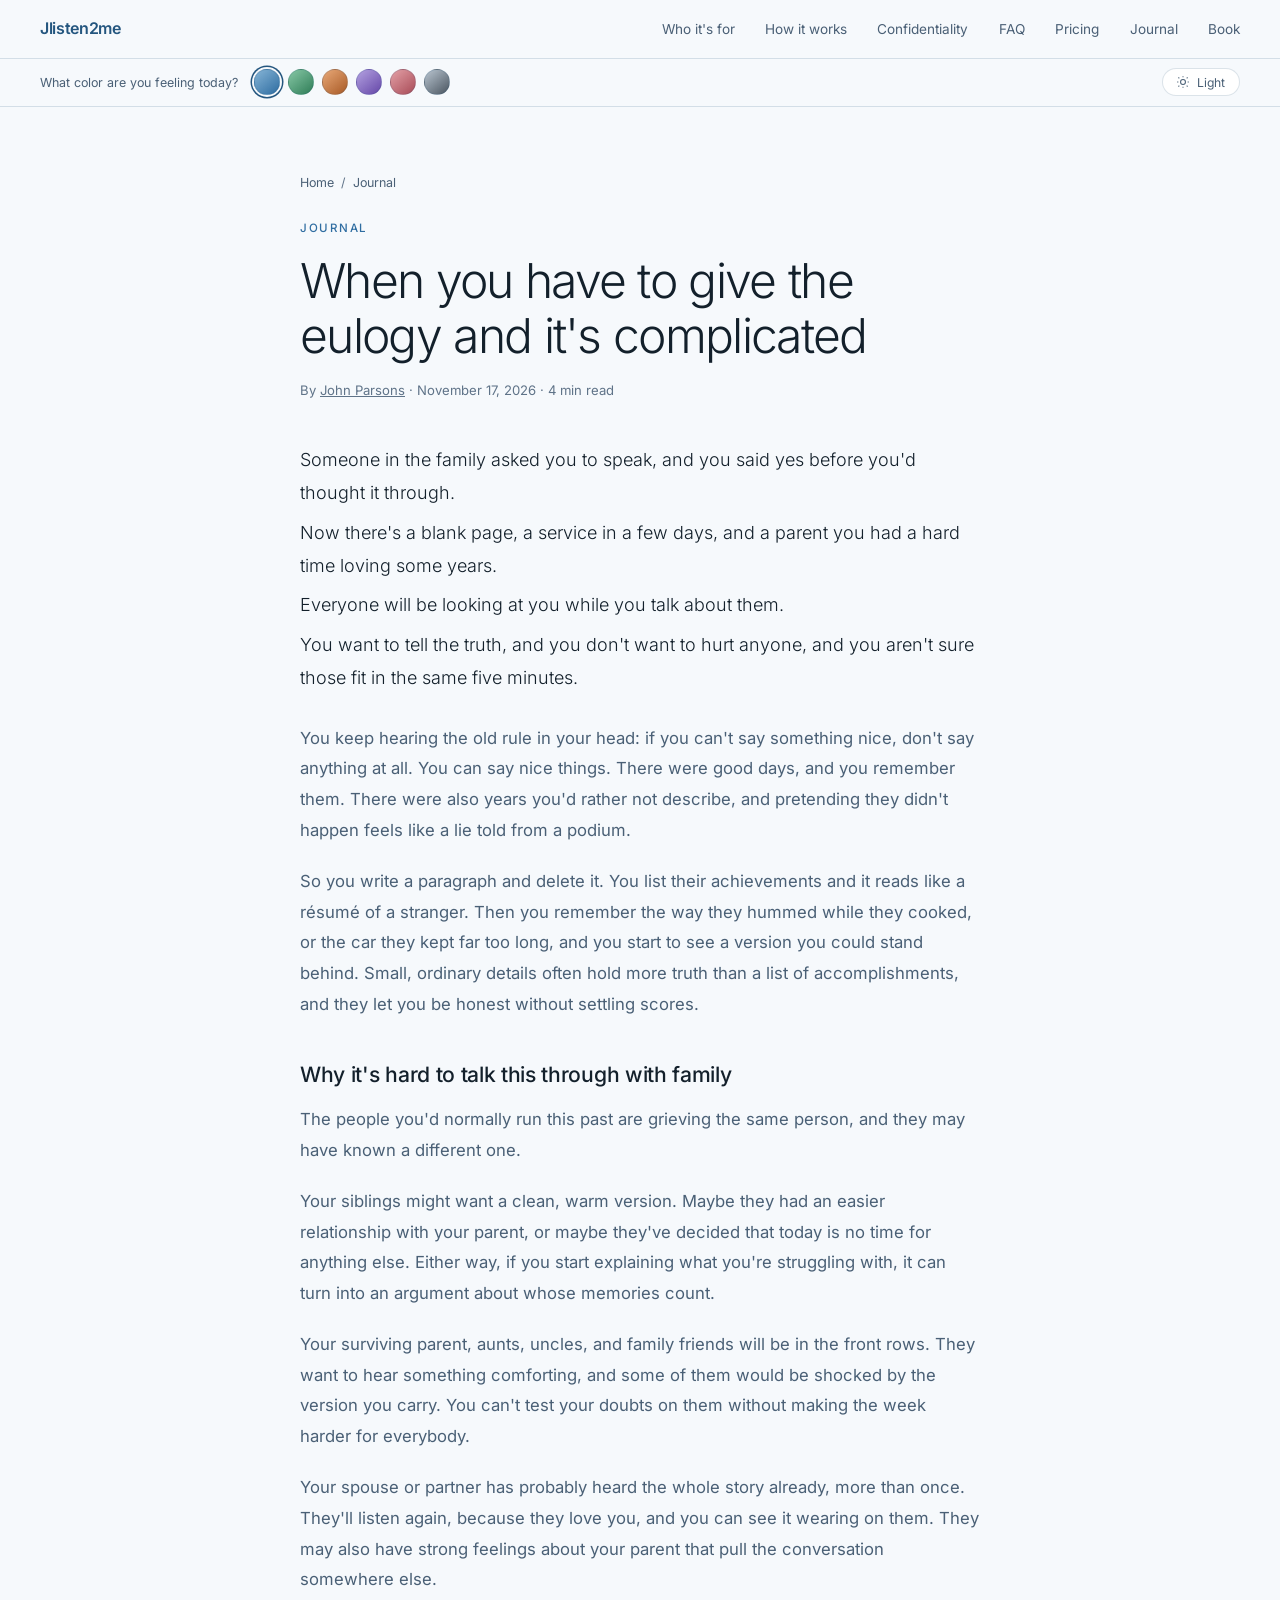
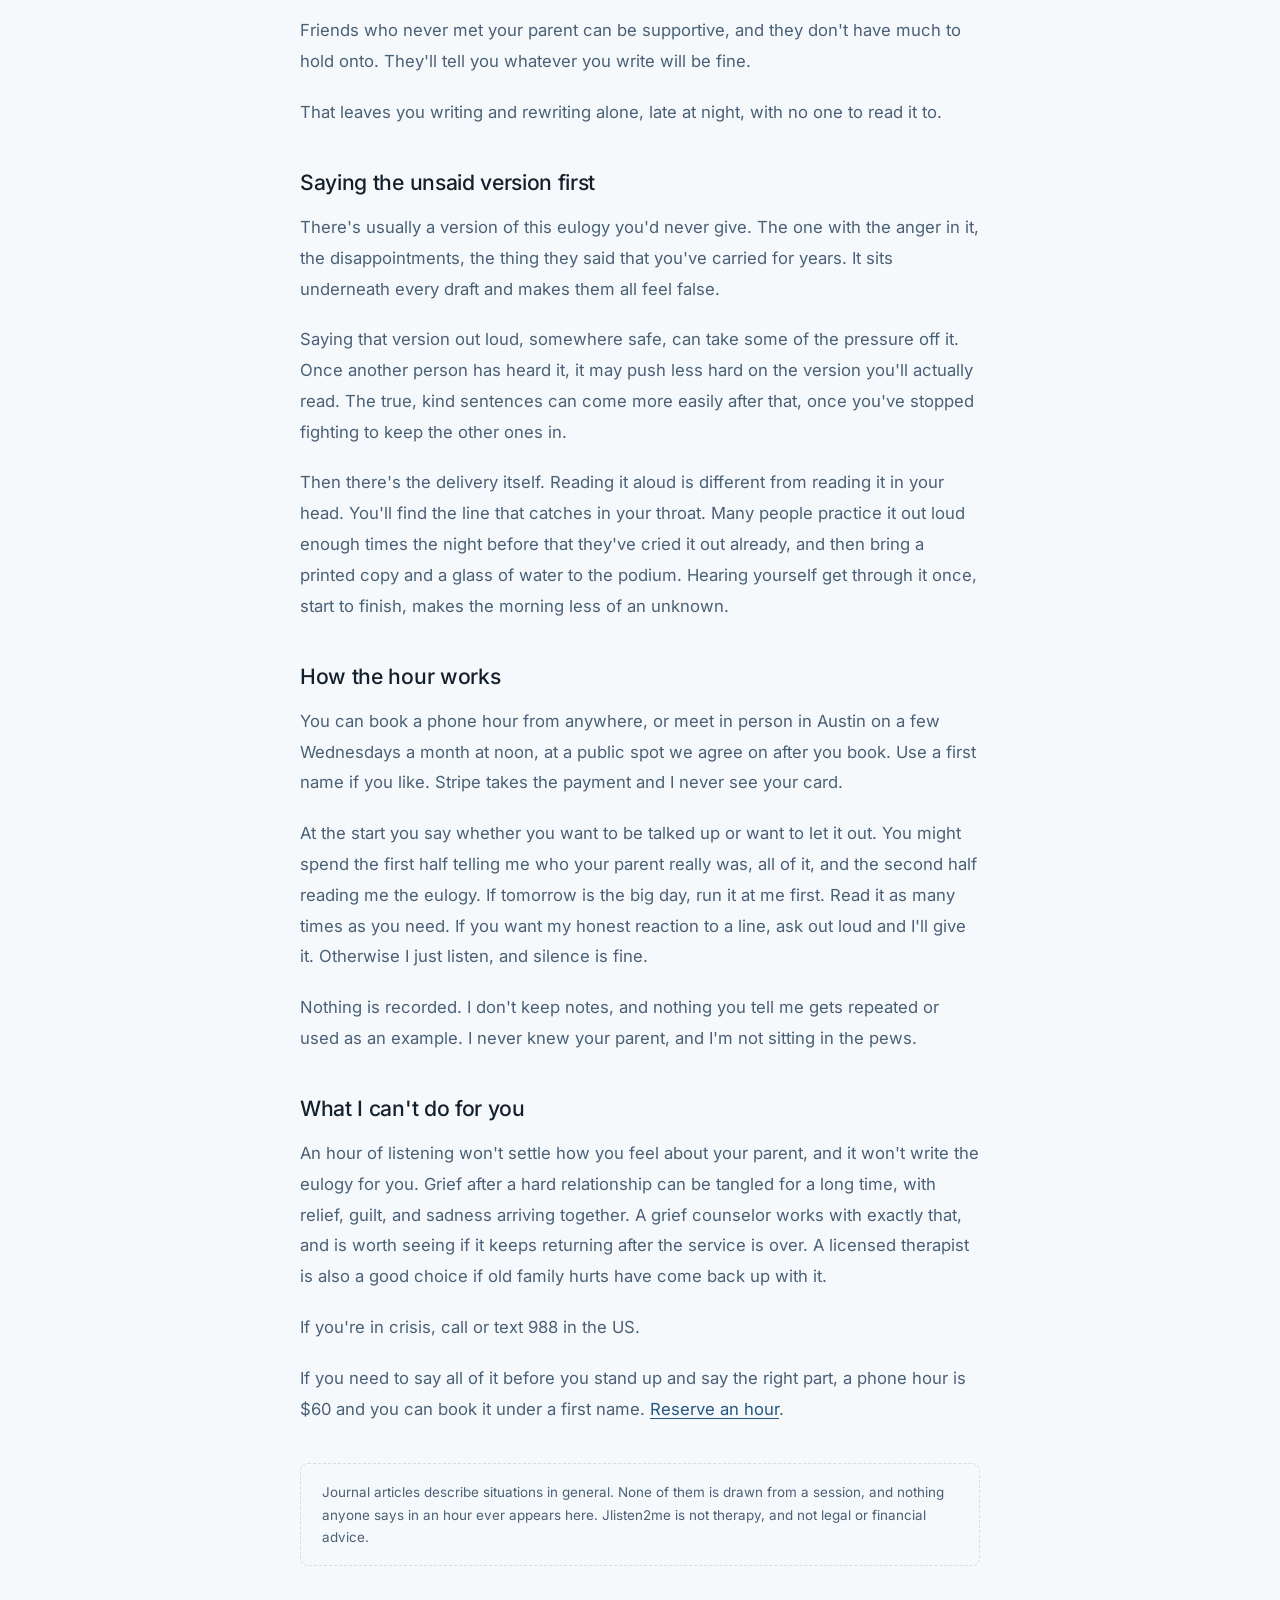
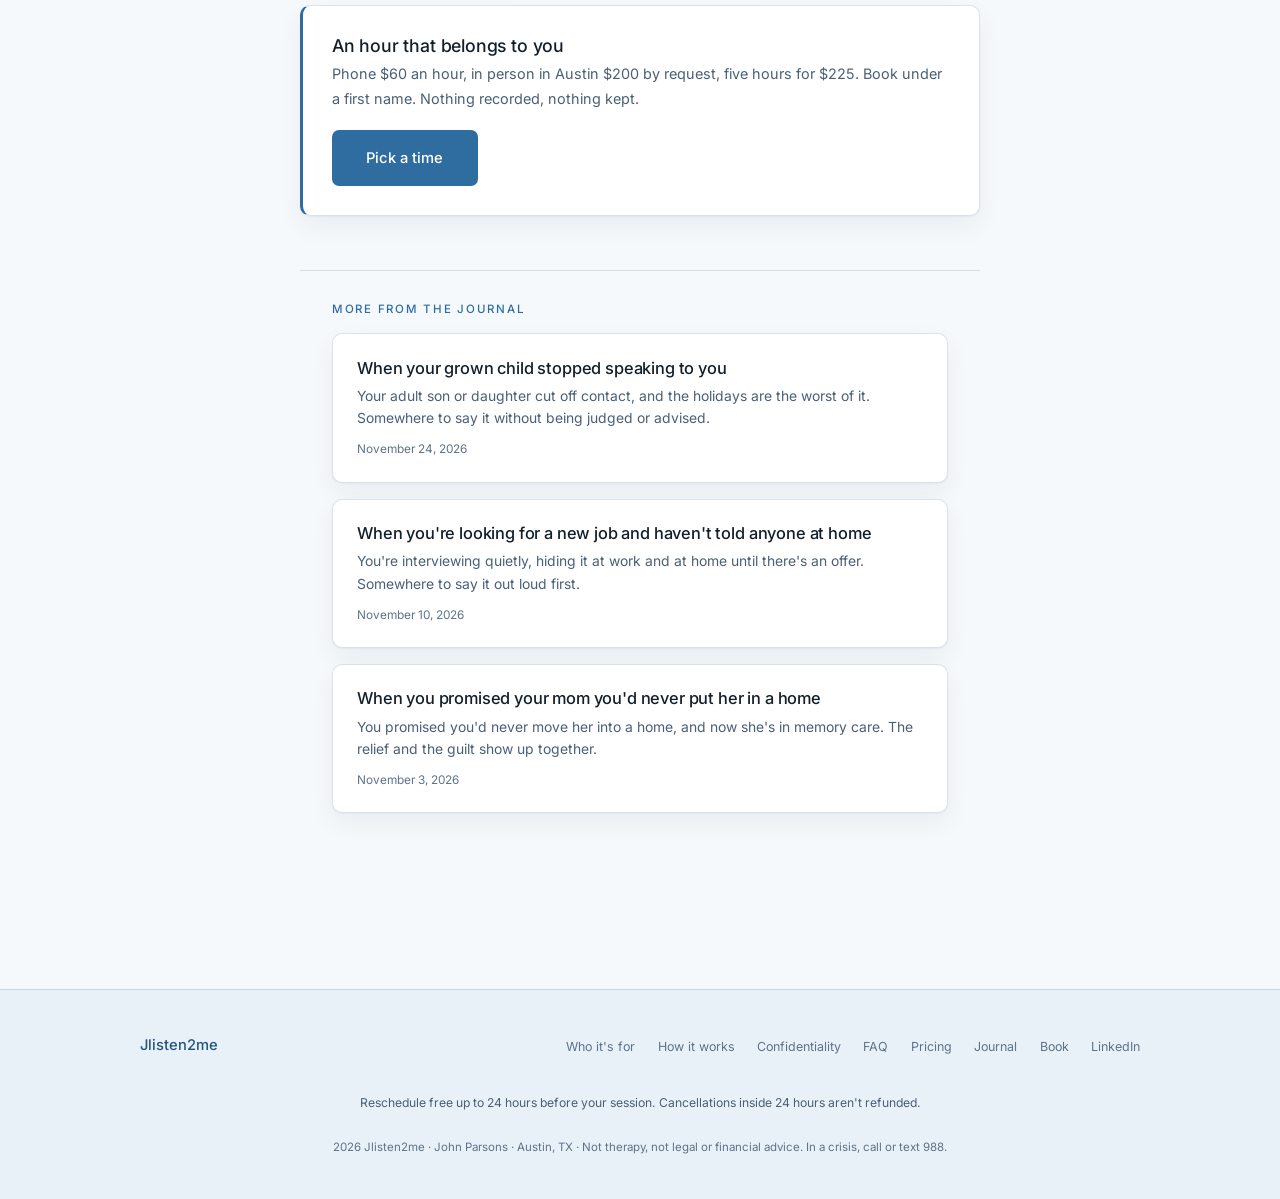
<file: journal/complicated-eulogy/index.html>
<!DOCTYPE html>
<html lang="en" data-palette="tide" data-theme="dark">
<head>
  <meta charset="UTF-8" />
  <meta name="viewport" content="width=device-width, initial-scale=1.0" />
  <title>When you have to give the eulogy and it&#x27;s complicated | Jlisten2me</title>
  <meta name="description" content="You&#x27;ve been asked to speak at your parent&#x27;s funeral, the relationship was hard, and you want to be honest without being harsh." />
  <meta name="author" content="John Parsons" />
  <meta name="robots" content="index, follow, max-image-preview:large" />
  <meta name="theme-color" content="#0f1923" id="themeColorMeta" />
  <link rel="canonical" href="https://jlisten2me.com/journal/complicated-eulogy/" />
  <meta property="og:site_name" content="Jlisten2me" />
  <meta property="og:locale" content="en_US" />
  <meta property="og:title" content="When you have to give the eulogy and it&#x27;s complicated | Jlisten2me" />
  <meta property="og:description" content="You&#x27;ve been asked to speak at your parent&#x27;s funeral, the relationship was hard, and you want to be honest without being harsh." />
  <meta property="og:url" content="https://jlisten2me.com/journal/complicated-eulogy/" />
  <meta property="og:type" content="article" />
  <meta property="og:image" content="https://jlisten2me.com/og.png" />
  <meta property="og:image:width" content="1200" />
  <meta property="og:image:height" content="630" />
  <meta property="og:image:alt" content="Jlisten2me. Say it out loud. Confidential listening by phone or in person in Austin." />
  <meta property="article:published_time" content="2026-11-17" />
  <meta property="article:modified_time" content="2026-11-17" />
  <meta property="article:author" content="John Parsons" />
  <meta property="article:section" content="Journal" />
  <meta name="twitter:card" content="summary_large_image" />
  <meta name="twitter:title" content="When you have to give the eulogy and it&#x27;s complicated | Jlisten2me" />
  <meta name="twitter:description" content="You&#x27;ve been asked to speak at your parent&#x27;s funeral, the relationship was hard, and you want to be honest without being harsh." />
  <meta name="twitter:image" content="https://jlisten2me.com/og.png" />
  <link rel="alternate" type="application/rss+xml" title="Jlisten2me Journal" href="https://jlisten2me.com/journal/feed.xml" />
  <link rel="icon" href="data:image/svg+xml,%3Csvg xmlns='http://www.w3.org/2000/svg' viewBox='0 0 32 32'%3E%3Crect width='32' height='32' rx='7' fill='%235b8db8'/%3E%3Cpath d='M8 13v6M12 10v12M16 12.5v7M20 9v14M24 13v6' stroke='%23fff' stroke-width='2.4' stroke-linecap='round'/%3E%3C/svg%3E" />
  <link rel="preload" href="/fonts/inter-latin-wght-normal.woff2" as="font" type="font/woff2" crossorigin />
  <link rel="stylesheet" href="/journal/journal.css" />
  <script>(function(){var r=document.documentElement,p,t;try{p=localStorage.getItem('j2m-palette');t=localStorage.getItem('j2m-theme');}catch(e){}if(p&&/^(tide|moss|ember|plum|clay|ink)$/.test(p))r.dataset.palette=p;r.dataset.theme=t==='light'||t==='dark'?t:(window.matchMedia&&matchMedia('(prefers-color-scheme: light)').matches?'light':'dark');})();</script>
  <script type="application/ld+json">
{
  "@context": "https://schema.org",
  "@graph": [
    {
      "@type": "BlogPosting",
      "@id": "https://jlisten2me.com/journal/complicated-eulogy/#article",
      "headline": "When you have to give the eulogy and it's complicated",
      "description": "You've been asked to speak at your parent's funeral, the relationship was hard, and you want to be honest without being harsh.",
      "datePublished": "2026-11-17",
      "dateModified": "2026-11-17",
      "wordCount": 877,
      "inLanguage": "en-US",
      "url": "https://jlisten2me.com/journal/complicated-eulogy/",
      "mainEntityOfPage": "https://jlisten2me.com/journal/complicated-eulogy/",
      "image": "https://jlisten2me.com/og.png",
      "author": {
        "@type": "Person",
        "@id": "https://jlisten2me.com/#person",
        "name": "John Parsons",
        "url": "https://jlisten2me.com/#about",
        "jobTitle": "Founder",
        "image": "https://jlisten2me.com/john-parsons.webp",
        "sameAs": [
          "https://www.linkedin.com/in/parsonsjo"
        ]
      },
      "publisher": {
        "@id": "https://jlisten2me.com/#service"
      },
      "isPartOf": {
        "@id": "https://jlisten2me.com/journal/#blog"
      },
      "about": {
        "@type": "Thing",
        "name": "Confidential listening"
      }
    },
    {
      "@type": "BreadcrumbList",
      "itemListElement": [
        {
          "@type": "ListItem",
          "position": 1,
          "name": "Home",
          "item": "https://jlisten2me.com/"
        },
        {
          "@type": "ListItem",
          "position": 2,
          "name": "Journal",
          "item": "https://jlisten2me.com/journal/"
        },
        {
          "@type": "ListItem",
          "position": 3,
          "name": "When you have to give the eulogy and it's complicated",
          "item": "https://jlisten2me.com/journal/complicated-eulogy/"
        }
      ]
    }
  ]
}
  </script>
</head>
<body>
<a class="sr-only skip" href="#main">Skip to the content</a>
<header class="site">
  <div class="nav-row">
    <a href="/" class="nav-logo">Jlisten2me</a>
    <nav aria-label="Main"><ul class="nav-links">
      <li><a href="/#who">Who it's for</a></li>
      <li><a href="/#how">How it works</a></li>
      <li><a href="/#trust">Confidentiality</a></li>
      <li><a href="/#faq">FAQ</a></li>
      <li><a href="/#pricing">Pricing</a></li>
      <li><a href="/journal/">Journal</a></li>
      <li><a href="/#book">Book</a></li>
    </ul></nav>
  </div>
  <div class="palette-bar">
    <span class="palette-q" id="paletteQ">What color are you feeling today?</span>
    <div class="swatches" role="group" aria-labelledby="paletteQ">
      <button class="swatch sw-tide"  data-palette="tide"  aria-pressed="true"  title="Tide"><span class="sr-only">Tide</span></button>
      <button class="swatch sw-moss"  data-palette="moss"  aria-pressed="false" title="Moss"><span class="sr-only">Moss</span></button>
      <button class="swatch sw-ember" data-palette="ember" aria-pressed="false" title="Ember"><span class="sr-only">Ember</span></button>
      <button class="swatch sw-plum"  data-palette="plum"  aria-pressed="false" title="Plum"><span class="sr-only">Plum</span></button>
      <button class="swatch sw-clay"  data-palette="clay"  aria-pressed="false" title="Clay"><span class="sr-only">Clay</span></button>
      <button class="swatch sw-ink"   data-palette="ink"   aria-pressed="false" title="Ink"><span class="sr-only">Ink</span></button>
    </div>
    <button class="mode-toggle" id="modeToggle" aria-pressed="true">
      <svg class="icon-moon" viewBox="0 0 24 24" fill="none" stroke="currentColor" stroke-width="1.8" aria-hidden="true"><path d="M21 12.8A9 9 0 1 1 11.2 3a7 7 0 0 0 9.8 9.8z"/></svg>
      <svg class="icon-sun" viewBox="0 0 24 24" fill="none" stroke="currentColor" stroke-width="1.8" aria-hidden="true"><circle cx="12" cy="12" r="4.2"/><path d="M12 2v2M12 20v2M4.2 4.2l1.4 1.4M18.4 18.4l1.4 1.4M2 12h2M20 12h2M4.2 19.8l1.4-1.4M18.4 5.6l1.4-1.4"/></svg>
      <span id="modeLabel">Dark</span>
    </button>
  </div>
</header>
<main class="j" id="main">
<article class="j-wrap">
  <nav class="crumbs" aria-label="Breadcrumb"><a href="/">Home</a><span aria-hidden="true">/</span><a href="/journal/">Journal</a></nav>
  <p class="j-eyebrow">Journal</p>
  <h1>When you have to give the eulogy and it&#x27;s complicated</h1>
  <p class="j-meta">By <a href="/#about">John Parsons</a> · <time datetime="2026-11-17">November 17, 2026</time> · 4 min read</p>
  <div class="j-body">
<p class="lines"><span class="line">Someone in the family asked you to speak, and you said yes before you'd thought it through.</span><span class="line">Now there's a blank page, a service in a few days, and a parent you had a hard time loving some years.</span><span class="line">Everyone will be looking at you while you talk about them.</span><span class="line">You want to tell the truth, and you don't want to hurt anyone, and you aren't sure those fit in the same five minutes.</span></p>
<p>You keep hearing the old rule in your head: if you can't say something nice, don't say anything at all. You can say nice things. There were good days, and you remember them. There were also years you'd rather not describe, and pretending they didn't happen feels like a lie told from a podium.</p>
<p>So you write a paragraph and delete it. You list their achievements and it reads like a résumé of a stranger. Then you remember the way they hummed while they cooked, or the car they kept far too long, and you start to see a version you could stand behind. Small, ordinary details often hold more truth than a list of accomplishments, and they let you be honest without settling scores.</p>
<h2>Why it's hard to talk this through with family</h2>
<p>The people you'd normally run this past are grieving the same person, and they may have known a different one.</p>
<p>Your siblings might want a clean, warm version. Maybe they had an easier relationship with your parent, or maybe they've decided that today is no time for anything else. Either way, if you start explaining what you're struggling with, it can turn into an argument about whose memories count.</p>
<p>Your surviving parent, aunts, uncles, and family friends will be in the front rows. They want to hear something comforting, and some of them would be shocked by the version you carry. You can't test your doubts on them without making the week harder for everybody.</p>
<p>Your spouse or partner has probably heard the whole story already, more than once. They'll listen again, because they love you, and you can see it wearing on them. They may also have strong feelings about your parent that pull the conversation somewhere else.</p>
<p>Friends who never met your parent can be supportive, and they don't have much to hold onto. They'll tell you whatever you write will be fine.</p>
<p>That leaves you writing and rewriting alone, late at night, with no one to read it to.</p>
<h2>Saying the unsaid version first</h2>
<p>There's usually a version of this eulogy you'd never give. The one with the anger in it, the disappointments, the thing they said that you've carried for years. It sits underneath every draft and makes them all feel false.</p>
<p>Saying that version out loud, somewhere safe, can take some of the pressure off it. Once another person has heard it, it may push less hard on the version you'll actually read. The true, kind sentences can come more easily after that, once you've stopped fighting to keep the other ones in.</p>
<p>Then there's the delivery itself. Reading it aloud is different from reading it in your head. You'll find the line that catches in your throat. Many people practice it out loud enough times the night before that they've cried it out already, and then bring a printed copy and a glass of water to the podium. Hearing yourself get through it once, start to finish, makes the morning less of an unknown.</p>
<h2>How the hour works</h2>
<p>You can book a phone hour from anywhere, or meet in person in Austin on a few Wednesdays a month at noon, at a public spot we agree on after you book. Use a first name if you like. Stripe takes the payment and I never see your card.</p>
<p>At the start you say whether you want to be talked up or want to let it out. You might spend the first half telling me who your parent really was, all of it, and the second half reading me the eulogy. If tomorrow is the big day, run it at me first. Read it as many times as you need. If you want my honest reaction to a line, ask out loud and I'll give it. Otherwise I just listen, and silence is fine.</p>
<p>Nothing is recorded. I don't keep notes, and nothing you tell me gets repeated or used as an example. I never knew your parent, and I'm not sitting in the pews.</p>
<h2>What I can't do for you</h2>
<p>An hour of listening won't settle how you feel about your parent, and it won't write the eulogy for you. Grief after a hard relationship can be tangled for a long time, with relief, guilt, and sadness arriving together. A grief counselor works with exactly that, and is worth seeing if it keeps returning after the service is over. A licensed therapist is also a good choice if old family hurts have come back up with it.</p>
<p>If you're in crisis, call or text 988 in the US.</p>
<p>If you need to say all of it before you stand up and say the right part, a phone hour is $60 and you can book it under a first name. <a href="/#book">Reserve an hour</a>.</p>
  </div>
  <p class="j-note">Journal articles describe situations in general. None of them is drawn from a session, and nothing anyone says in an hour ever appears here. Jlisten2me is not therapy, and not legal or financial advice.</p>
  <aside class="j-cta" aria-labelledby="cta-h">
    <h2 id="cta-h">An hour that belongs to you</h2>
    <p>Phone $60 an hour, in person in Austin $200 by request, five hours for $225. Book under a first name. Nothing recorded, nothing kept.</p>
    <a class="btn btn-primary" href="/#book">Pick a time</a>
  </aside>
  <section class="j-more" aria-labelledby="more-h">
    <h2 id="more-h">More from the journal</h2>
    <ul class="j-list">
      <li class="j-item"><a href="/journal/grown-child-stopped-speaking/"><h3>When your grown child stopped speaking to you</h3><p>Your adult son or daughter cut off contact, and the holidays are the worst of it. Somewhere to say it without being judged or advised.</p><time datetime="2026-11-24">November 24, 2026</time></a></li>
      <li class="j-item"><a href="/journal/secret-job-search/"><h3>When you&#x27;re looking for a new job and haven&#x27;t told anyone at home</h3><p>You&#x27;re interviewing quietly, hiding it at work and at home until there&#x27;s an offer. Somewhere to say it out loud first.</p><time datetime="2026-11-10">November 10, 2026</time></a></li>
      <li class="j-item"><a href="/journal/promised-never-a-home/"><h3>When you promised your mom you&#x27;d never put her in a home</h3><p>You promised you&#x27;d never move her into a home, and now she&#x27;s in memory care. The relief and the guilt show up together.</p><time datetime="2026-11-03">November 3, 2026</time></a></li>
    </ul>
  </section>
</article>
</main>
<footer>
  <div class="footer-inner">
    <span class="footer-brand">Jlisten2me</span>
    <ul class="footer-links">
      <li><a href="/#who">Who it's for</a></li>
      <li><a href="/#how">How it works</a></li>
      <li><a href="/#trust">Confidentiality</a></li>
      <li><a href="/#faq">FAQ</a></li>
      <li><a href="/#pricing">Pricing</a></li>
      <li><a href="/journal/">Journal</a></li>
      <li><a href="/#book">Book</a></li>
      <li><a href="https://www.linkedin.com/in/parsonsjo" target="_blank" rel="noopener">LinkedIn</a></li>
    </ul>
    <p class="footer-policy">Reschedule free up to 24 hours before your session. Cancellations inside 24 hours aren't refunded.</p>
    <p class="footer-copy">2026 Jlisten2me · John Parsons · Austin, TX · Not therapy, not legal or financial advice. In a crisis, call or text 988.</p>
  </div>
</footer>
<script src="/journal/site.js" defer></script>
</body>
</html>
</file>
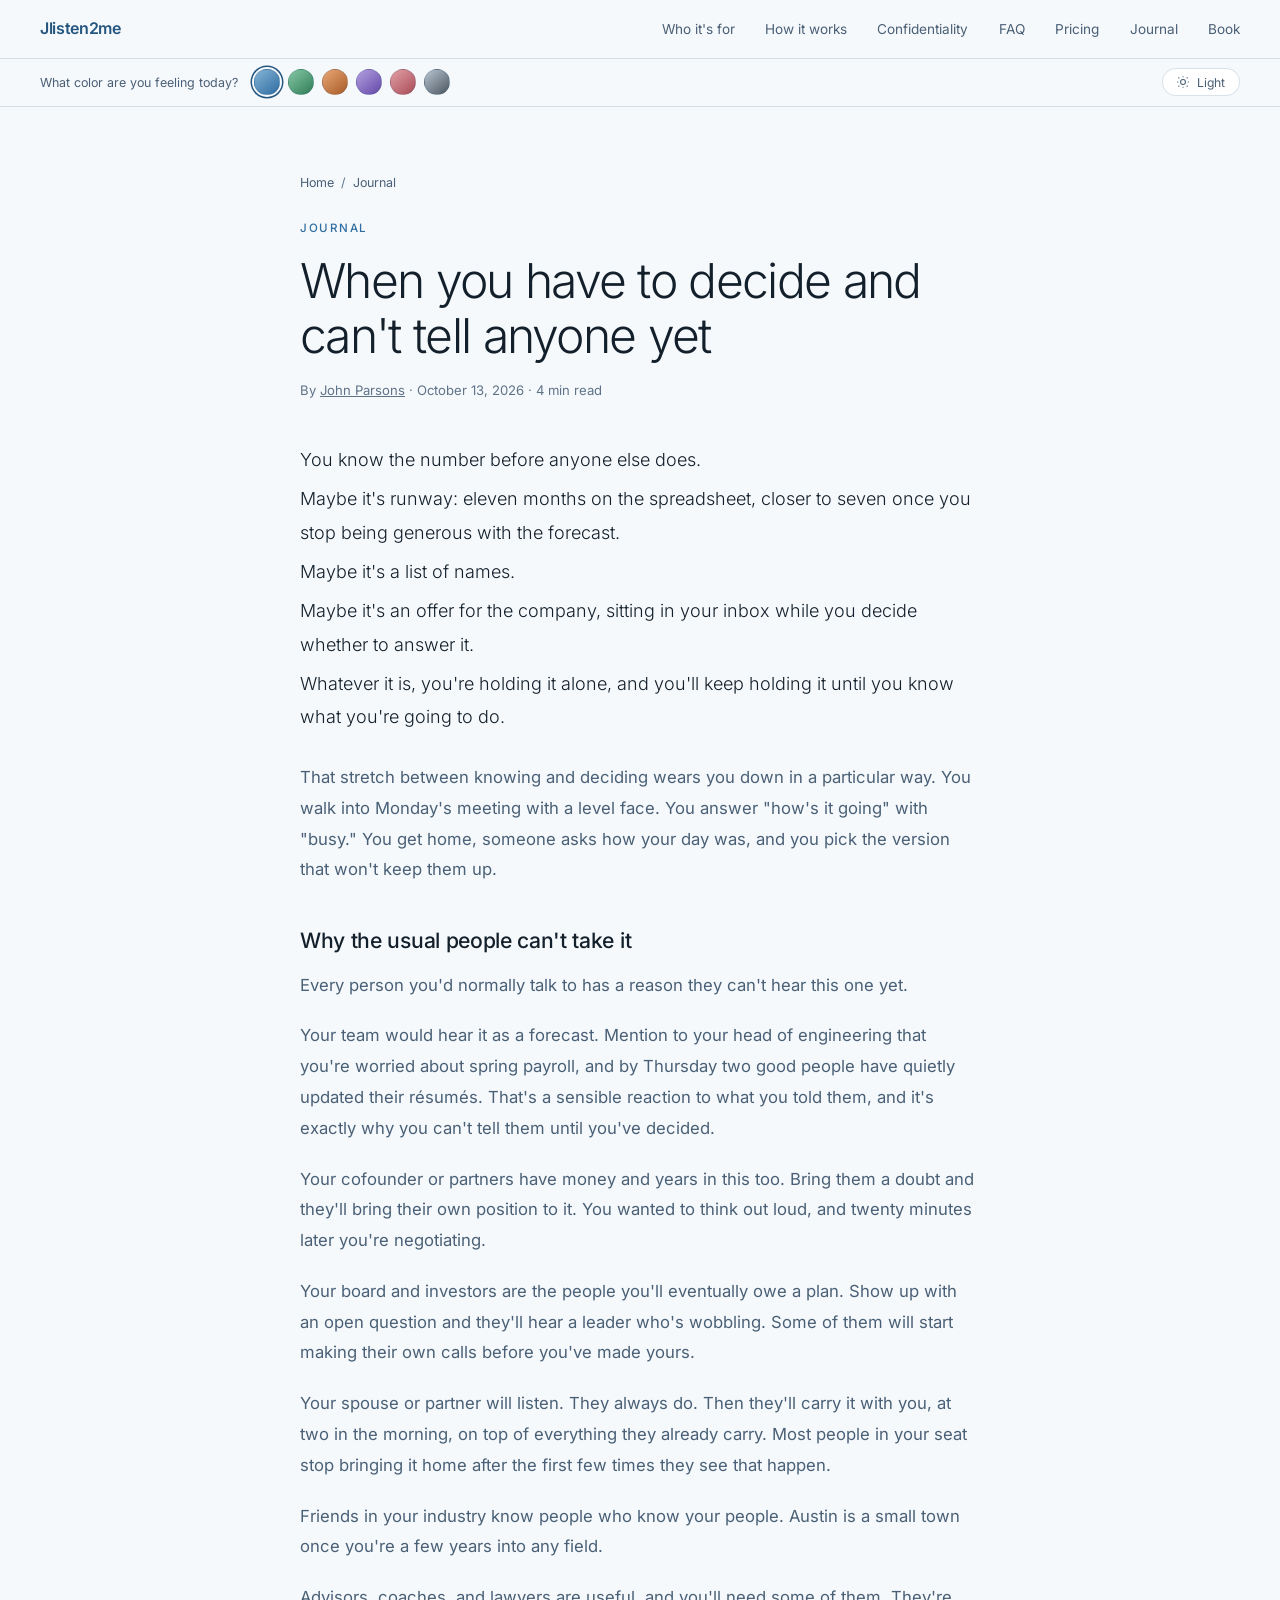
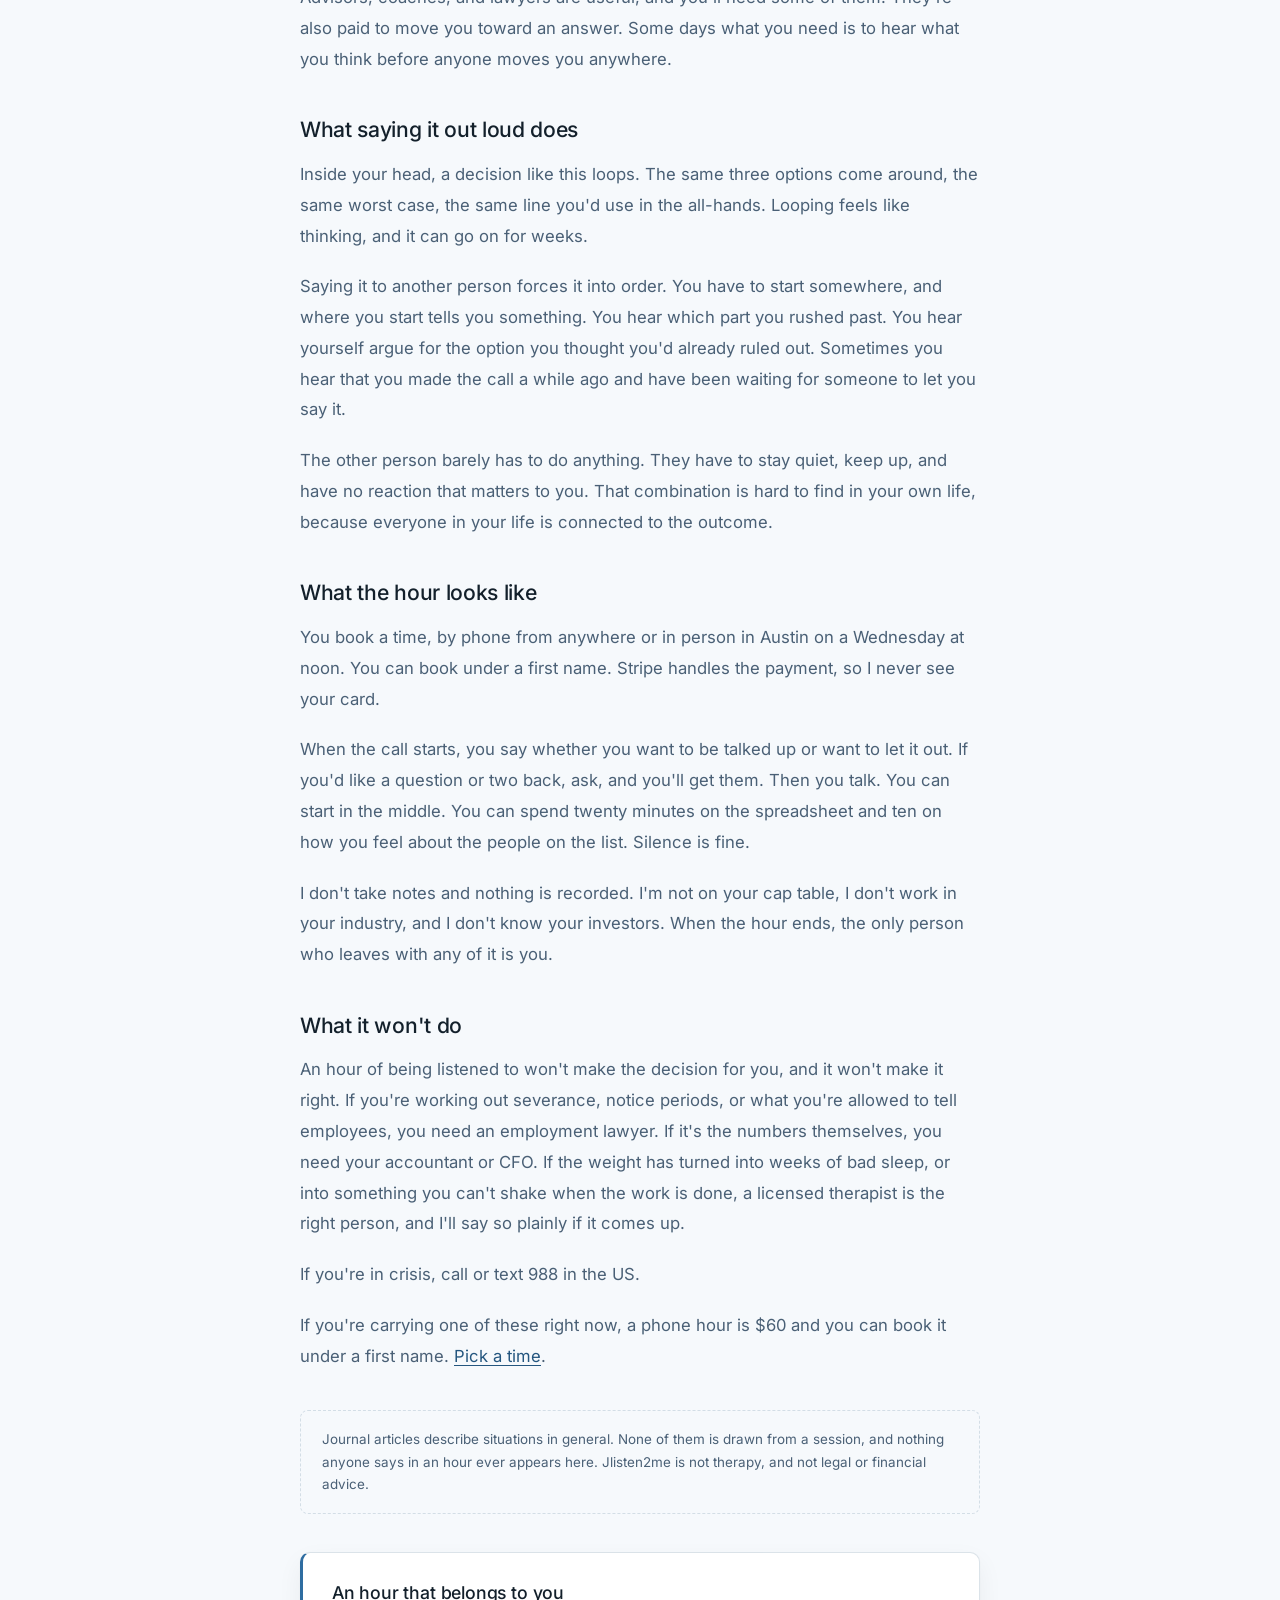
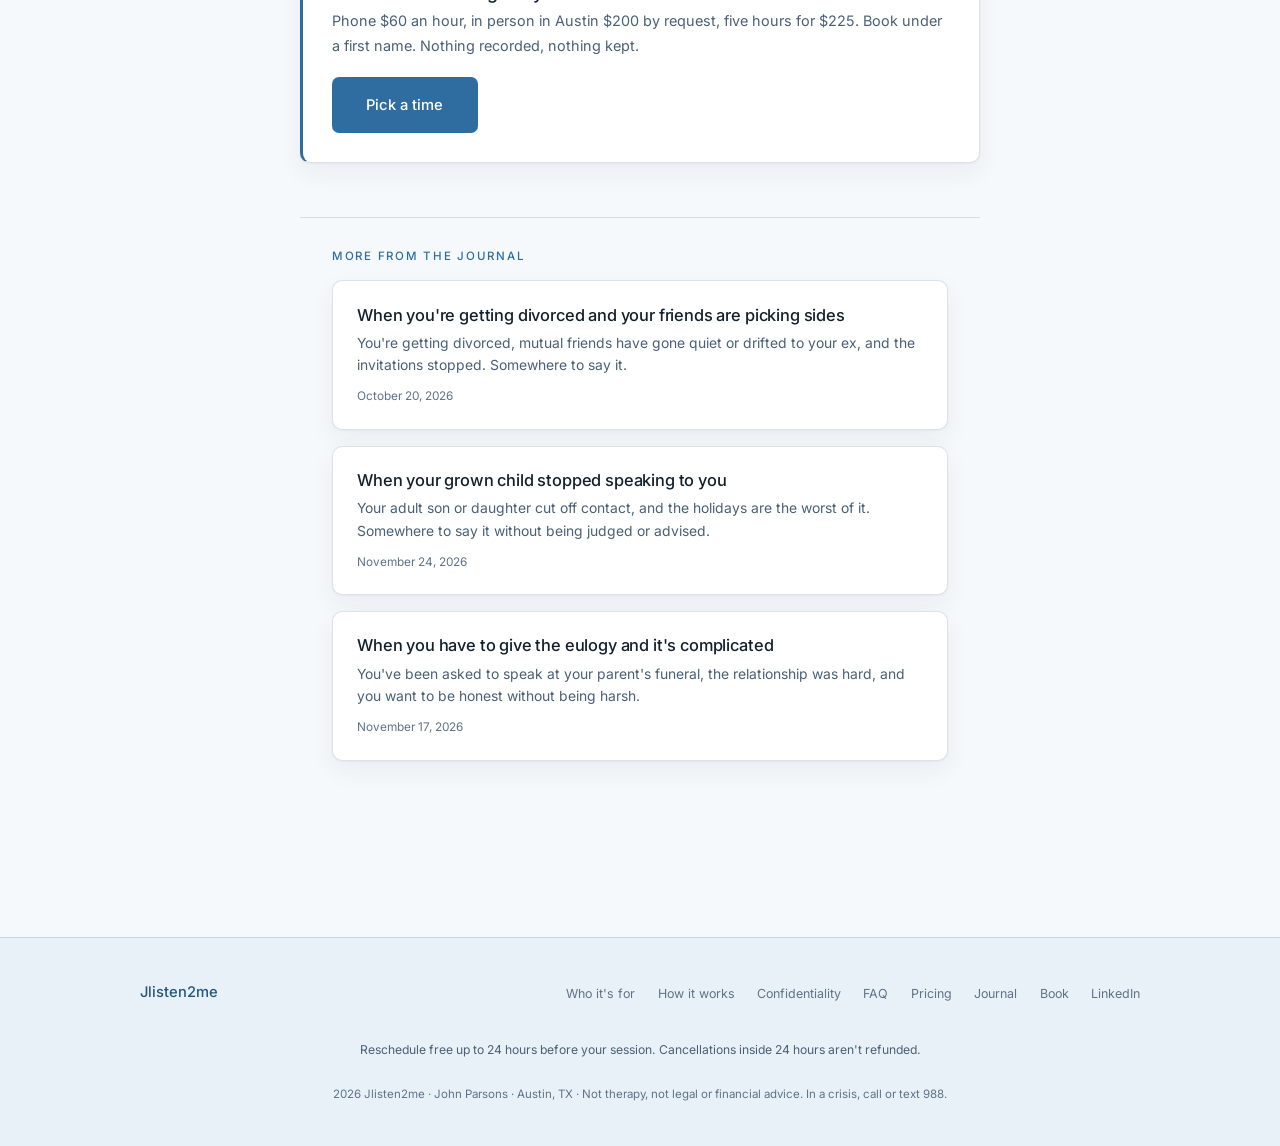
<file: journal/decision-you-cant-share/index.html>
<!DOCTYPE html>
<html lang="en" data-palette="tide" data-theme="dark">
<head>
  <meta charset="UTF-8" />
  <meta name="viewport" content="width=device-width, initial-scale=1.0" />
  <title>When you have to decide and can&#x27;t tell anyone yet | Jlisten2me</title>
  <meta name="description" content="A decision about layoffs, runway, or selling, and everyone you&#x27;d normally tell has a stake in it. Somewhere to say it first." />
  <meta name="author" content="John Parsons" />
  <meta name="robots" content="index, follow, max-image-preview:large" />
  <meta name="theme-color" content="#0f1923" id="themeColorMeta" />
  <link rel="canonical" href="https://jlisten2me.com/journal/decision-you-cant-share/" />
  <meta property="og:site_name" content="Jlisten2me" />
  <meta property="og:locale" content="en_US" />
  <meta property="og:title" content="When you have to decide and can&#x27;t tell anyone yet | Jlisten2me" />
  <meta property="og:description" content="A decision about layoffs, runway, or selling, and everyone you&#x27;d normally tell has a stake in it. Somewhere to say it first." />
  <meta property="og:url" content="https://jlisten2me.com/journal/decision-you-cant-share/" />
  <meta property="og:type" content="article" />
  <meta property="og:image" content="https://jlisten2me.com/og.png" />
  <meta property="og:image:width" content="1200" />
  <meta property="og:image:height" content="630" />
  <meta property="og:image:alt" content="Jlisten2me. Say it out loud. Confidential listening by phone or in person in Austin." />
  <meta property="article:published_time" content="2026-10-13" />
  <meta property="article:modified_time" content="2026-10-13" />
  <meta property="article:author" content="John Parsons" />
  <meta property="article:section" content="Journal" />
  <meta name="twitter:card" content="summary_large_image" />
  <meta name="twitter:title" content="When you have to decide and can&#x27;t tell anyone yet | Jlisten2me" />
  <meta name="twitter:description" content="A decision about layoffs, runway, or selling, and everyone you&#x27;d normally tell has a stake in it. Somewhere to say it first." />
  <meta name="twitter:image" content="https://jlisten2me.com/og.png" />
  <link rel="alternate" type="application/rss+xml" title="Jlisten2me Journal" href="https://jlisten2me.com/journal/feed.xml" />
  <link rel="icon" href="data:image/svg+xml,%3Csvg xmlns='http://www.w3.org/2000/svg' viewBox='0 0 32 32'%3E%3Crect width='32' height='32' rx='7' fill='%235b8db8'/%3E%3Cpath d='M8 13v6M12 10v12M16 12.5v7M20 9v14M24 13v6' stroke='%23fff' stroke-width='2.4' stroke-linecap='round'/%3E%3C/svg%3E" />
  <link rel="preload" href="/fonts/inter-latin-wght-normal.woff2" as="font" type="font/woff2" crossorigin />
  <link rel="stylesheet" href="/journal/journal.css" />
  <script>(function(){var r=document.documentElement,p,t;try{p=localStorage.getItem('j2m-palette');t=localStorage.getItem('j2m-theme');}catch(e){}if(p&&/^(tide|moss|ember|plum|clay|ink)$/.test(p))r.dataset.palette=p;r.dataset.theme=t==='light'||t==='dark'?t:(window.matchMedia&&matchMedia('(prefers-color-scheme: light)').matches?'light':'dark');})();</script>
  <script type="application/ld+json">
{
  "@context": "https://schema.org",
  "@graph": [
    {
      "@type": "BlogPosting",
      "@id": "https://jlisten2me.com/journal/decision-you-cant-share/#article",
      "headline": "When you have to decide and can't tell anyone yet",
      "description": "A decision about layoffs, runway, or selling, and everyone you'd normally tell has a stake in it. Somewhere to say it first.",
      "datePublished": "2026-10-13",
      "dateModified": "2026-10-13",
      "wordCount": 793,
      "inLanguage": "en-US",
      "url": "https://jlisten2me.com/journal/decision-you-cant-share/",
      "mainEntityOfPage": "https://jlisten2me.com/journal/decision-you-cant-share/",
      "image": "https://jlisten2me.com/og.png",
      "author": {
        "@type": "Person",
        "@id": "https://jlisten2me.com/#person",
        "name": "John Parsons",
        "url": "https://jlisten2me.com/#about",
        "jobTitle": "Founder",
        "image": "https://jlisten2me.com/john-parsons.webp",
        "sameAs": [
          "https://www.linkedin.com/in/parsonsjo"
        ]
      },
      "publisher": {
        "@id": "https://jlisten2me.com/#service"
      },
      "isPartOf": {
        "@id": "https://jlisten2me.com/journal/#blog"
      },
      "about": {
        "@type": "Thing",
        "name": "Confidential listening"
      }
    },
    {
      "@type": "BreadcrumbList",
      "itemListElement": [
        {
          "@type": "ListItem",
          "position": 1,
          "name": "Home",
          "item": "https://jlisten2me.com/"
        },
        {
          "@type": "ListItem",
          "position": 2,
          "name": "Journal",
          "item": "https://jlisten2me.com/journal/"
        },
        {
          "@type": "ListItem",
          "position": 3,
          "name": "When you have to decide and can't tell anyone yet",
          "item": "https://jlisten2me.com/journal/decision-you-cant-share/"
        }
      ]
    }
  ]
}
  </script>
</head>
<body>
<a class="sr-only skip" href="#main">Skip to the content</a>
<header class="site">
  <div class="nav-row">
    <a href="/" class="nav-logo">Jlisten2me</a>
    <nav aria-label="Main"><ul class="nav-links">
      <li><a href="/#who">Who it's for</a></li>
      <li><a href="/#how">How it works</a></li>
      <li><a href="/#trust">Confidentiality</a></li>
      <li><a href="/#faq">FAQ</a></li>
      <li><a href="/#pricing">Pricing</a></li>
      <li><a href="/journal/">Journal</a></li>
      <li><a href="/#book">Book</a></li>
    </ul></nav>
  </div>
  <div class="palette-bar">
    <span class="palette-q" id="paletteQ">What color are you feeling today?</span>
    <div class="swatches" role="group" aria-labelledby="paletteQ">
      <button class="swatch sw-tide"  data-palette="tide"  aria-pressed="true"  title="Tide"><span class="sr-only">Tide</span></button>
      <button class="swatch sw-moss"  data-palette="moss"  aria-pressed="false" title="Moss"><span class="sr-only">Moss</span></button>
      <button class="swatch sw-ember" data-palette="ember" aria-pressed="false" title="Ember"><span class="sr-only">Ember</span></button>
      <button class="swatch sw-plum"  data-palette="plum"  aria-pressed="false" title="Plum"><span class="sr-only">Plum</span></button>
      <button class="swatch sw-clay"  data-palette="clay"  aria-pressed="false" title="Clay"><span class="sr-only">Clay</span></button>
      <button class="swatch sw-ink"   data-palette="ink"   aria-pressed="false" title="Ink"><span class="sr-only">Ink</span></button>
    </div>
    <button class="mode-toggle" id="modeToggle" aria-pressed="true">
      <svg class="icon-moon" viewBox="0 0 24 24" fill="none" stroke="currentColor" stroke-width="1.8" aria-hidden="true"><path d="M21 12.8A9 9 0 1 1 11.2 3a7 7 0 0 0 9.8 9.8z"/></svg>
      <svg class="icon-sun" viewBox="0 0 24 24" fill="none" stroke="currentColor" stroke-width="1.8" aria-hidden="true"><circle cx="12" cy="12" r="4.2"/><path d="M12 2v2M12 20v2M4.2 4.2l1.4 1.4M18.4 18.4l1.4 1.4M2 12h2M20 12h2M4.2 19.8l1.4-1.4M18.4 5.6l1.4-1.4"/></svg>
      <span id="modeLabel">Dark</span>
    </button>
  </div>
</header>
<main class="j" id="main">
<article class="j-wrap">
  <nav class="crumbs" aria-label="Breadcrumb"><a href="/">Home</a><span aria-hidden="true">/</span><a href="/journal/">Journal</a></nav>
  <p class="j-eyebrow">Journal</p>
  <h1>When you have to decide and can&#x27;t tell anyone yet</h1>
  <p class="j-meta">By <a href="/#about">John Parsons</a> · <time datetime="2026-10-13">October 13, 2026</time> · 4 min read</p>
  <div class="j-body">
<p class="lines"><span class="line">You know the number before anyone else does.</span><span class="line">Maybe it's runway: eleven months on the spreadsheet, closer to seven once you stop being generous with the forecast.</span><span class="line">Maybe it's a list of names.</span><span class="line">Maybe it's an offer for the company, sitting in your inbox while you decide whether to answer it.</span><span class="line">Whatever it is, you're holding it alone, and you'll keep holding it until you know what you're going to do.</span></p>
<p>That stretch between knowing and deciding wears you down in a particular way. You walk into Monday's meeting with a level face. You answer "how's it going" with "busy." You get home, someone asks how your day was, and you pick the version that won't keep them up.</p>
<h2>Why the usual people can't take it</h2>
<p>Every person you'd normally talk to has a reason they can't hear this one yet.</p>
<p>Your team would hear it as a forecast. Mention to your head of engineering that you're worried about spring payroll, and by Thursday two good people have quietly updated their résumés. That's a sensible reaction to what you told them, and it's exactly why you can't tell them until you've decided.</p>
<p>Your cofounder or partners have money and years in this too. Bring them a doubt and they'll bring their own position to it. You wanted to think out loud, and twenty minutes later you're negotiating.</p>
<p>Your board and investors are the people you'll eventually owe a plan. Show up with an open question and they'll hear a leader who's wobbling. Some of them will start making their own calls before you've made yours.</p>
<p>Your spouse or partner will listen. They always do. Then they'll carry it with you, at two in the morning, on top of everything they already carry. Most people in your seat stop bringing it home after the first few times they see that happen.</p>
<p>Friends in your industry know people who know your people. Austin is a small town once you're a few years into any field.</p>
<p>Advisors, coaches, and lawyers are useful, and you'll need some of them. They're also paid to move you toward an answer. Some days what you need is to hear what you think before anyone moves you anywhere.</p>
<h2>What saying it out loud does</h2>
<p>Inside your head, a decision like this loops. The same three options come around, the same worst case, the same line you'd use in the all-hands. Looping feels like thinking, and it can go on for weeks.</p>
<p>Saying it to another person forces it into order. You have to start somewhere, and where you start tells you something. You hear which part you rushed past. You hear yourself argue for the option you thought you'd already ruled out. Sometimes you hear that you made the call a while ago and have been waiting for someone to let you say it.</p>
<p>The other person barely has to do anything. They have to stay quiet, keep up, and have no reaction that matters to you. That combination is hard to find in your own life, because everyone in your life is connected to the outcome.</p>
<h2>What the hour looks like</h2>
<p>You book a time, by phone from anywhere or in person in Austin on a Wednesday at noon. You can book under a first name. Stripe handles the payment, so I never see your card.</p>
<p>When the call starts, you say whether you want to be talked up or want to let it out. If you'd like a question or two back, ask, and you'll get them. Then you talk. You can start in the middle. You can spend twenty minutes on the spreadsheet and ten on how you feel about the people on the list. Silence is fine.</p>
<p>I don't take notes and nothing is recorded. I'm not on your cap table, I don't work in your industry, and I don't know your investors. When the hour ends, the only person who leaves with any of it is you.</p>
<h2>What it won't do</h2>
<p>An hour of being listened to won't make the decision for you, and it won't make it right. If you're working out severance, notice periods, or what you're allowed to tell employees, you need an employment lawyer. If it's the numbers themselves, you need your accountant or CFO. If the weight has turned into weeks of bad sleep, or into something you can't shake when the work is done, a licensed therapist is the right person, and I'll say so plainly if it comes up.</p>
<p>If you're in crisis, call or text 988 in the US.</p>
<p>If you're carrying one of these right now, a phone hour is $60 and you can book it under a first name. <a href="/#book">Pick a time</a>.</p>
  </div>
  <p class="j-note">Journal articles describe situations in general. None of them is drawn from a session, and nothing anyone says in an hour ever appears here. Jlisten2me is not therapy, and not legal or financial advice.</p>
  <aside class="j-cta" aria-labelledby="cta-h">
    <h2 id="cta-h">An hour that belongs to you</h2>
    <p>Phone $60 an hour, in person in Austin $200 by request, five hours for $225. Book under a first name. Nothing recorded, nothing kept.</p>
    <a class="btn btn-primary" href="/#book">Pick a time</a>
  </aside>
  <section class="j-more" aria-labelledby="more-h">
    <h2 id="more-h">More from the journal</h2>
    <ul class="j-list">
      <li class="j-item"><a href="/journal/friends-picking-sides/"><h3>When you&#x27;re getting divorced and your friends are picking sides</h3><p>You&#x27;re getting divorced, mutual friends have gone quiet or drifted to your ex, and the invitations stopped. Somewhere to say it.</p><time datetime="2026-10-20">October 20, 2026</time></a></li>
      <li class="j-item"><a href="/journal/grown-child-stopped-speaking/"><h3>When your grown child stopped speaking to you</h3><p>Your adult son or daughter cut off contact, and the holidays are the worst of it. Somewhere to say it without being judged or advised.</p><time datetime="2026-11-24">November 24, 2026</time></a></li>
      <li class="j-item"><a href="/journal/complicated-eulogy/"><h3>When you have to give the eulogy and it&#x27;s complicated</h3><p>You&#x27;ve been asked to speak at your parent&#x27;s funeral, the relationship was hard, and you want to be honest without being harsh.</p><time datetime="2026-11-17">November 17, 2026</time></a></li>
    </ul>
  </section>
</article>
</main>
<footer>
  <div class="footer-inner">
    <span class="footer-brand">Jlisten2me</span>
    <ul class="footer-links">
      <li><a href="/#who">Who it's for</a></li>
      <li><a href="/#how">How it works</a></li>
      <li><a href="/#trust">Confidentiality</a></li>
      <li><a href="/#faq">FAQ</a></li>
      <li><a href="/#pricing">Pricing</a></li>
      <li><a href="/journal/">Journal</a></li>
      <li><a href="/#book">Book</a></li>
      <li><a href="https://www.linkedin.com/in/parsonsjo" target="_blank" rel="noopener">LinkedIn</a></li>
    </ul>
    <p class="footer-policy">Reschedule free up to 24 hours before your session. Cancellations inside 24 hours aren't refunded.</p>
    <p class="footer-copy">2026 Jlisten2me · John Parsons · Austin, TX · Not therapy, not legal or financial advice. In a crisis, call or text 988.</p>
  </div>
</footer>
<script src="/journal/site.js" defer></script>
</body>
</html>
</file>
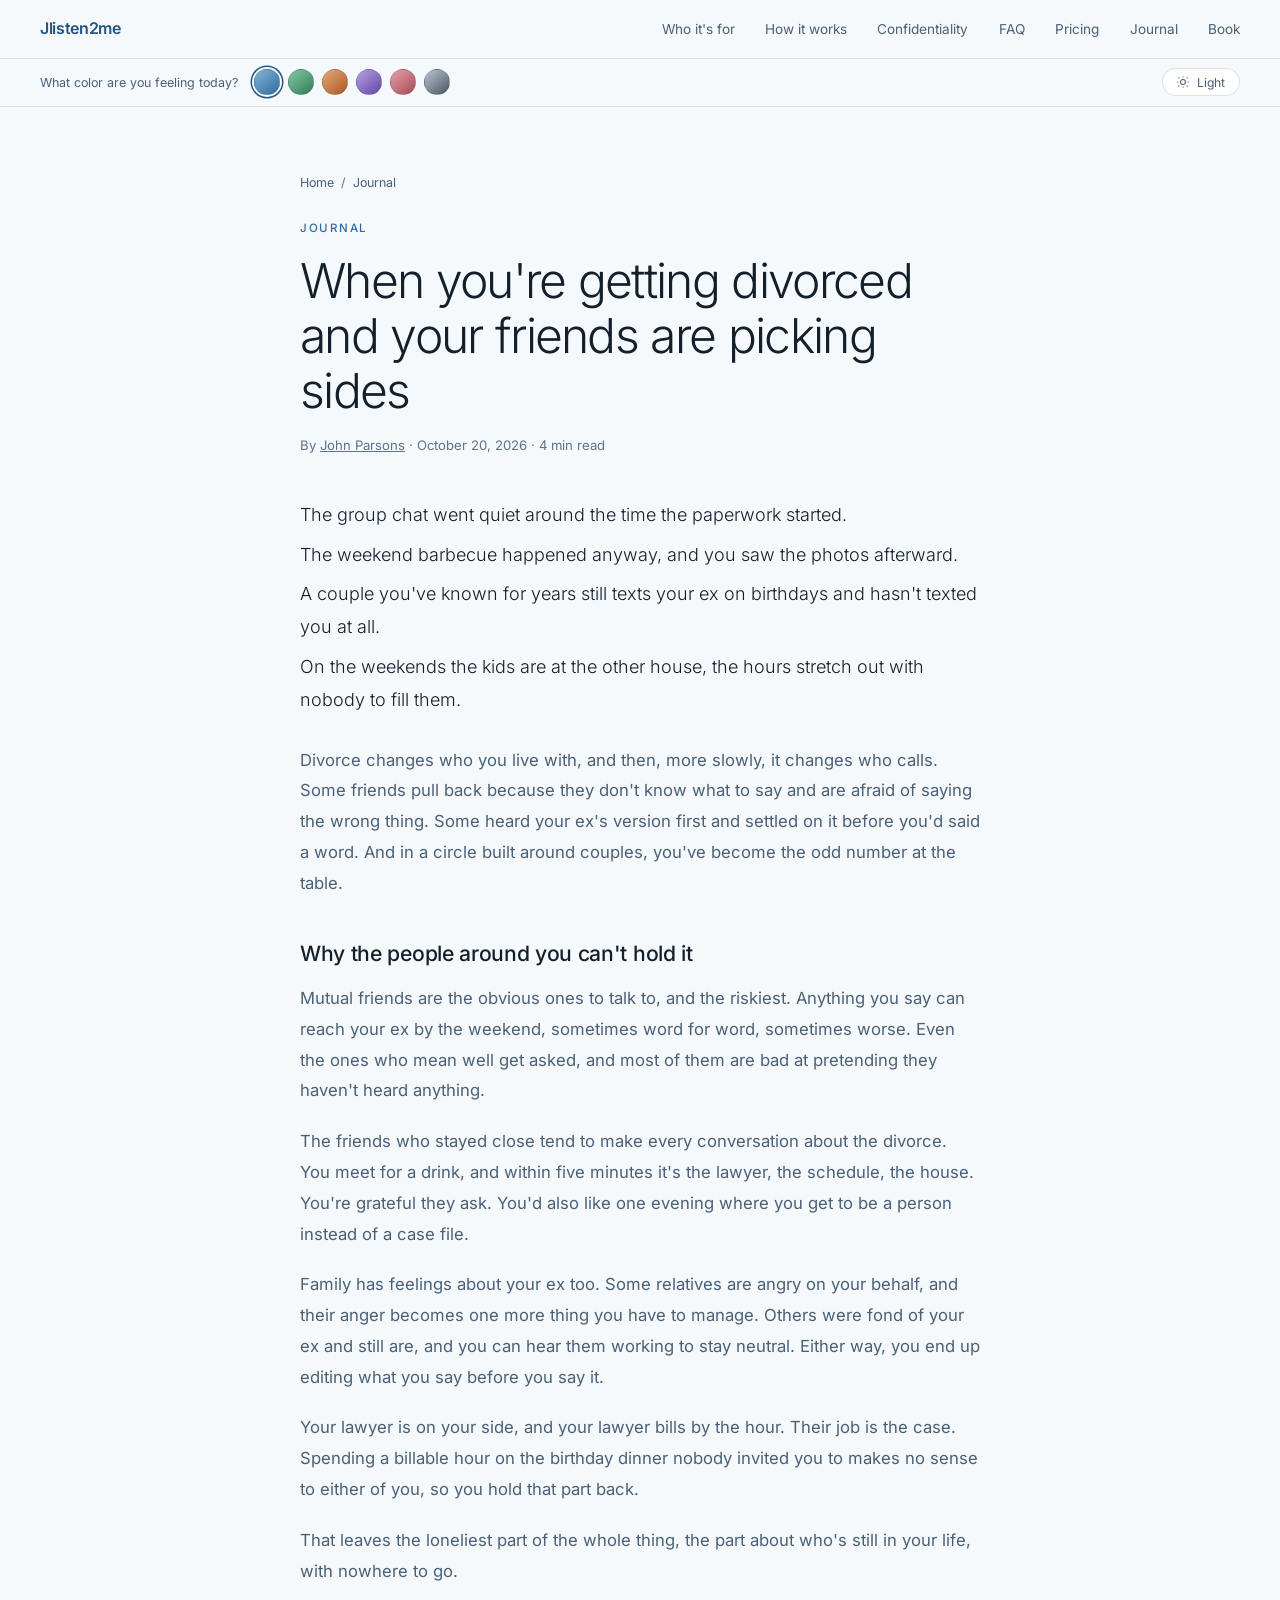
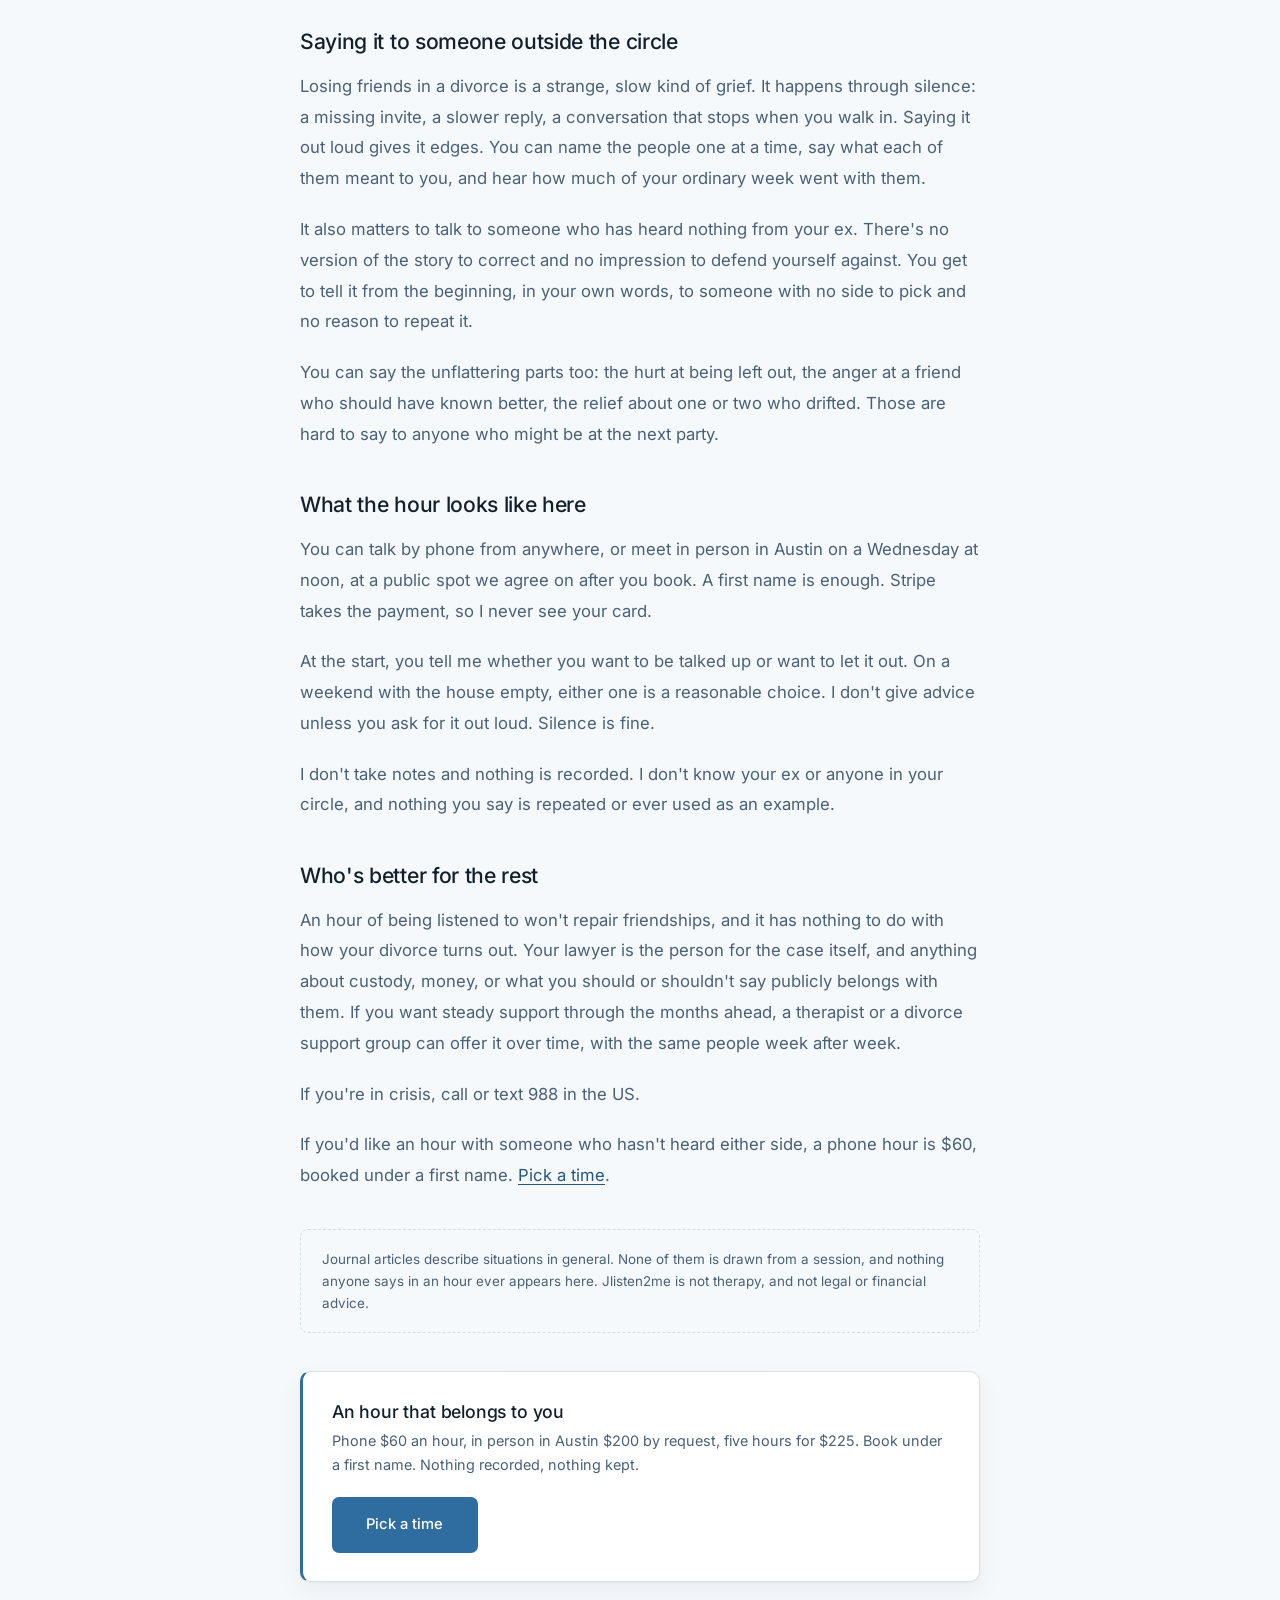
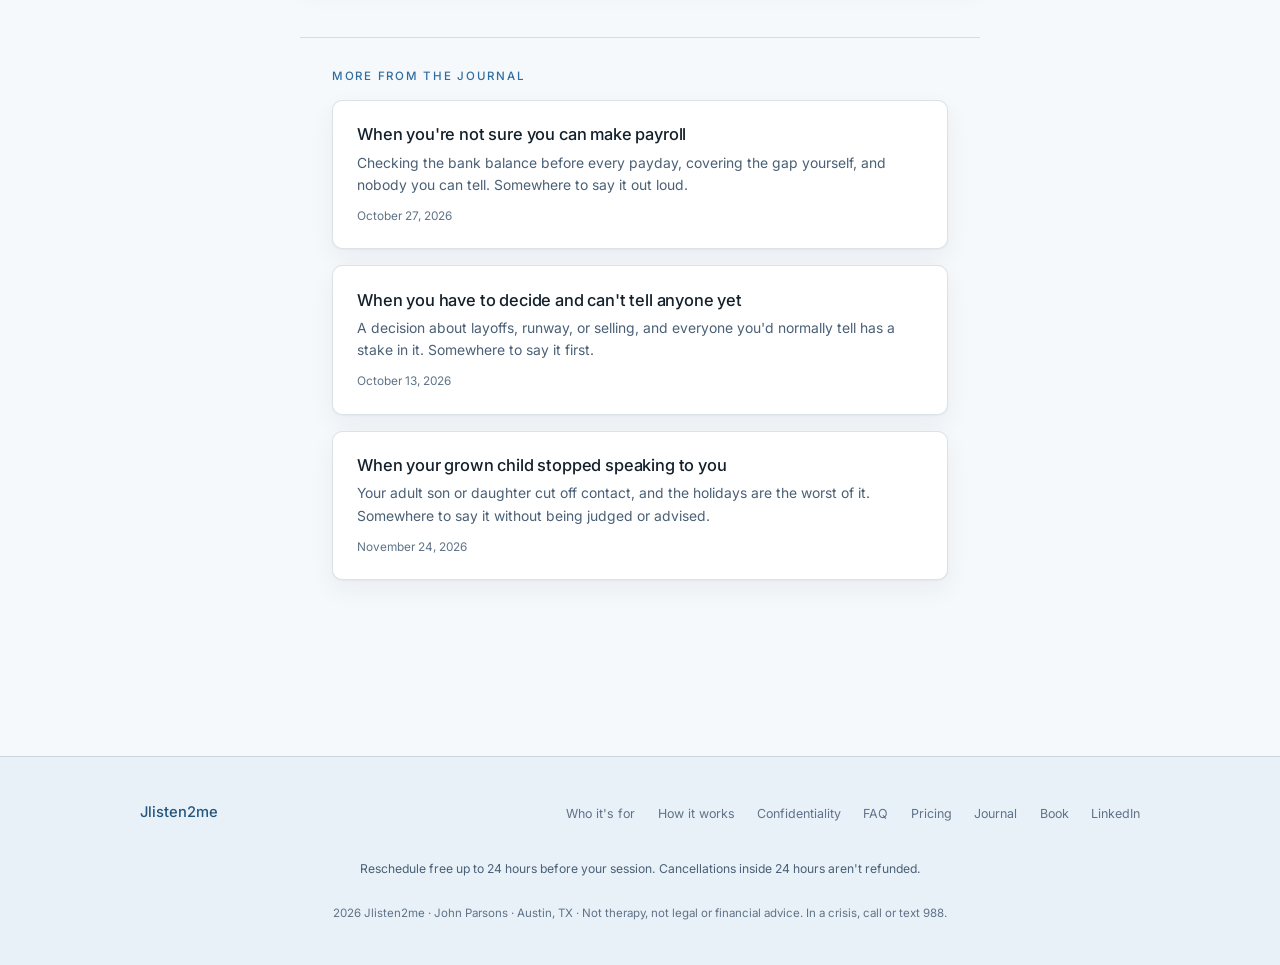
<file: journal/friends-picking-sides/index.html>
<!DOCTYPE html>
<html lang="en" data-palette="tide" data-theme="dark">
<head>
  <meta charset="UTF-8" />
  <meta name="viewport" content="width=device-width, initial-scale=1.0" />
  <title>When you&#x27;re getting divorced and your friends are picking sides | Jlisten2me</title>
  <meta name="description" content="You&#x27;re getting divorced, mutual friends have gone quiet or drifted to your ex, and the invitations stopped. Somewhere to say it." />
  <meta name="author" content="John Parsons" />
  <meta name="robots" content="index, follow, max-image-preview:large" />
  <meta name="theme-color" content="#0f1923" id="themeColorMeta" />
  <link rel="canonical" href="https://jlisten2me.com/journal/friends-picking-sides/" />
  <meta property="og:site_name" content="Jlisten2me" />
  <meta property="og:locale" content="en_US" />
  <meta property="og:title" content="When you&#x27;re getting divorced and your friends are picking sides | Jlisten2me" />
  <meta property="og:description" content="You&#x27;re getting divorced, mutual friends have gone quiet or drifted to your ex, and the invitations stopped. Somewhere to say it." />
  <meta property="og:url" content="https://jlisten2me.com/journal/friends-picking-sides/" />
  <meta property="og:type" content="article" />
  <meta property="og:image" content="https://jlisten2me.com/og.png" />
  <meta property="og:image:width" content="1200" />
  <meta property="og:image:height" content="630" />
  <meta property="og:image:alt" content="Jlisten2me. Say it out loud. Confidential listening by phone or in person in Austin." />
  <meta property="article:published_time" content="2026-10-20" />
  <meta property="article:modified_time" content="2026-10-20" />
  <meta property="article:author" content="John Parsons" />
  <meta property="article:section" content="Journal" />
  <meta name="twitter:card" content="summary_large_image" />
  <meta name="twitter:title" content="When you&#x27;re getting divorced and your friends are picking sides | Jlisten2me" />
  <meta name="twitter:description" content="You&#x27;re getting divorced, mutual friends have gone quiet or drifted to your ex, and the invitations stopped. Somewhere to say it." />
  <meta name="twitter:image" content="https://jlisten2me.com/og.png" />
  <link rel="alternate" type="application/rss+xml" title="Jlisten2me Journal" href="https://jlisten2me.com/journal/feed.xml" />
  <link rel="icon" href="data:image/svg+xml,%3Csvg xmlns='http://www.w3.org/2000/svg' viewBox='0 0 32 32'%3E%3Crect width='32' height='32' rx='7' fill='%235b8db8'/%3E%3Cpath d='M8 13v6M12 10v12M16 12.5v7M20 9v14M24 13v6' stroke='%23fff' stroke-width='2.4' stroke-linecap='round'/%3E%3C/svg%3E" />
  <link rel="preload" href="/fonts/inter-latin-wght-normal.woff2" as="font" type="font/woff2" crossorigin />
  <link rel="stylesheet" href="/journal/journal.css" />
  <script>(function(){var r=document.documentElement,p,t;try{p=localStorage.getItem('j2m-palette');t=localStorage.getItem('j2m-theme');}catch(e){}if(p&&/^(tide|moss|ember|plum|clay|ink)$/.test(p))r.dataset.palette=p;r.dataset.theme=t==='light'||t==='dark'?t:(window.matchMedia&&matchMedia('(prefers-color-scheme: light)').matches?'light':'dark');})();</script>
  <script type="application/ld+json">
{
  "@context": "https://schema.org",
  "@graph": [
    {
      "@type": "BlogPosting",
      "@id": "https://jlisten2me.com/journal/friends-picking-sides/#article",
      "headline": "When you're getting divorced and your friends are picking sides",
      "description": "You're getting divorced, mutual friends have gone quiet or drifted to your ex, and the invitations stopped. Somewhere to say it.",
      "datePublished": "2026-10-20",
      "dateModified": "2026-10-20",
      "wordCount": 760,
      "inLanguage": "en-US",
      "url": "https://jlisten2me.com/journal/friends-picking-sides/",
      "mainEntityOfPage": "https://jlisten2me.com/journal/friends-picking-sides/",
      "image": "https://jlisten2me.com/og.png",
      "author": {
        "@type": "Person",
        "@id": "https://jlisten2me.com/#person",
        "name": "John Parsons",
        "url": "https://jlisten2me.com/#about",
        "jobTitle": "Founder",
        "image": "https://jlisten2me.com/john-parsons.webp",
        "sameAs": [
          "https://www.linkedin.com/in/parsonsjo"
        ]
      },
      "publisher": {
        "@id": "https://jlisten2me.com/#service"
      },
      "isPartOf": {
        "@id": "https://jlisten2me.com/journal/#blog"
      },
      "about": {
        "@type": "Thing",
        "name": "Confidential listening"
      }
    },
    {
      "@type": "BreadcrumbList",
      "itemListElement": [
        {
          "@type": "ListItem",
          "position": 1,
          "name": "Home",
          "item": "https://jlisten2me.com/"
        },
        {
          "@type": "ListItem",
          "position": 2,
          "name": "Journal",
          "item": "https://jlisten2me.com/journal/"
        },
        {
          "@type": "ListItem",
          "position": 3,
          "name": "When you're getting divorced and your friends are picking sides",
          "item": "https://jlisten2me.com/journal/friends-picking-sides/"
        }
      ]
    }
  ]
}
  </script>
</head>
<body>
<a class="sr-only skip" href="#main">Skip to the content</a>
<header class="site">
  <div class="nav-row">
    <a href="/" class="nav-logo">Jlisten2me</a>
    <nav aria-label="Main"><ul class="nav-links">
      <li><a href="/#who">Who it's for</a></li>
      <li><a href="/#how">How it works</a></li>
      <li><a href="/#trust">Confidentiality</a></li>
      <li><a href="/#faq">FAQ</a></li>
      <li><a href="/#pricing">Pricing</a></li>
      <li><a href="/journal/">Journal</a></li>
      <li><a href="/#book">Book</a></li>
    </ul></nav>
  </div>
  <div class="palette-bar">
    <span class="palette-q" id="paletteQ">What color are you feeling today?</span>
    <div class="swatches" role="group" aria-labelledby="paletteQ">
      <button class="swatch sw-tide"  data-palette="tide"  aria-pressed="true"  title="Tide"><span class="sr-only">Tide</span></button>
      <button class="swatch sw-moss"  data-palette="moss"  aria-pressed="false" title="Moss"><span class="sr-only">Moss</span></button>
      <button class="swatch sw-ember" data-palette="ember" aria-pressed="false" title="Ember"><span class="sr-only">Ember</span></button>
      <button class="swatch sw-plum"  data-palette="plum"  aria-pressed="false" title="Plum"><span class="sr-only">Plum</span></button>
      <button class="swatch sw-clay"  data-palette="clay"  aria-pressed="false" title="Clay"><span class="sr-only">Clay</span></button>
      <button class="swatch sw-ink"   data-palette="ink"   aria-pressed="false" title="Ink"><span class="sr-only">Ink</span></button>
    </div>
    <button class="mode-toggle" id="modeToggle" aria-pressed="true">
      <svg class="icon-moon" viewBox="0 0 24 24" fill="none" stroke="currentColor" stroke-width="1.8" aria-hidden="true"><path d="M21 12.8A9 9 0 1 1 11.2 3a7 7 0 0 0 9.8 9.8z"/></svg>
      <svg class="icon-sun" viewBox="0 0 24 24" fill="none" stroke="currentColor" stroke-width="1.8" aria-hidden="true"><circle cx="12" cy="12" r="4.2"/><path d="M12 2v2M12 20v2M4.2 4.2l1.4 1.4M18.4 18.4l1.4 1.4M2 12h2M20 12h2M4.2 19.8l1.4-1.4M18.4 5.6l1.4-1.4"/></svg>
      <span id="modeLabel">Dark</span>
    </button>
  </div>
</header>
<main class="j" id="main">
<article class="j-wrap">
  <nav class="crumbs" aria-label="Breadcrumb"><a href="/">Home</a><span aria-hidden="true">/</span><a href="/journal/">Journal</a></nav>
  <p class="j-eyebrow">Journal</p>
  <h1>When you&#x27;re getting divorced and your friends are picking sides</h1>
  <p class="j-meta">By <a href="/#about">John Parsons</a> · <time datetime="2026-10-20">October 20, 2026</time> · 4 min read</p>
  <div class="j-body">
<p class="lines"><span class="line">The group chat went quiet around the time the paperwork started.</span><span class="line">The weekend barbecue happened anyway, and you saw the photos afterward.</span><span class="line">A couple you've known for years still texts your ex on birthdays and hasn't texted you at all.</span><span class="line">On the weekends the kids are at the other house, the hours stretch out with nobody to fill them.</span></p>
<p>Divorce changes who you live with, and then, more slowly, it changes who calls. Some friends pull back because they don't know what to say and are afraid of saying the wrong thing. Some heard your ex's version first and settled on it before you'd said a word. And in a circle built around couples, you've become the odd number at the table.</p>
<h2>Why the people around you can't hold it</h2>
<p>Mutual friends are the obvious ones to talk to, and the riskiest. Anything you say can reach your ex by the weekend, sometimes word for word, sometimes worse. Even the ones who mean well get asked, and most of them are bad at pretending they haven't heard anything.</p>
<p>The friends who stayed close tend to make every conversation about the divorce. You meet for a drink, and within five minutes it's the lawyer, the schedule, the house. You're grateful they ask. You'd also like one evening where you get to be a person instead of a case file.</p>
<p>Family has feelings about your ex too. Some relatives are angry on your behalf, and their anger becomes one more thing you have to manage. Others were fond of your ex and still are, and you can hear them working to stay neutral. Either way, you end up editing what you say before you say it.</p>
<p>Your lawyer is on your side, and your lawyer bills by the hour. Their job is the case. Spending a billable hour on the birthday dinner nobody invited you to makes no sense to either of you, so you hold that part back.</p>
<p>That leaves the loneliest part of the whole thing, the part about who's still in your life, with nowhere to go.</p>
<h2>Saying it to someone outside the circle</h2>
<p>Losing friends in a divorce is a strange, slow kind of grief. It happens through silence: a missing invite, a slower reply, a conversation that stops when you walk in. Saying it out loud gives it edges. You can name the people one at a time, say what each of them meant to you, and hear how much of your ordinary week went with them.</p>
<p>It also matters to talk to someone who has heard nothing from your ex. There's no version of the story to correct and no impression to defend yourself against. You get to tell it from the beginning, in your own words, to someone with no side to pick and no reason to repeat it.</p>
<p>You can say the unflattering parts too: the hurt at being left out, the anger at a friend who should have known better, the relief about one or two who drifted. Those are hard to say to anyone who might be at the next party.</p>
<h2>What the hour looks like here</h2>
<p>You can talk by phone from anywhere, or meet in person in Austin on a Wednesday at noon, at a public spot we agree on after you book. A first name is enough. Stripe takes the payment, so I never see your card.</p>
<p>At the start, you tell me whether you want to be talked up or want to let it out. On a weekend with the house empty, either one is a reasonable choice. I don't give advice unless you ask for it out loud. Silence is fine.</p>
<p>I don't take notes and nothing is recorded. I don't know your ex or anyone in your circle, and nothing you say is repeated or ever used as an example.</p>
<h2>Who's better for the rest</h2>
<p>An hour of being listened to won't repair friendships, and it has nothing to do with how your divorce turns out. Your lawyer is the person for the case itself, and anything about custody, money, or what you should or shouldn't say publicly belongs with them. If you want steady support through the months ahead, a therapist or a divorce support group can offer it over time, with the same people week after week.</p>
<p>If you're in crisis, call or text 988 in the US.</p>
<p>If you'd like an hour with someone who hasn't heard either side, a phone hour is $60, booked under a first name. <a href="/#book">Pick a time</a>.</p>
  </div>
  <p class="j-note">Journal articles describe situations in general. None of them is drawn from a session, and nothing anyone says in an hour ever appears here. Jlisten2me is not therapy, and not legal or financial advice.</p>
  <aside class="j-cta" aria-labelledby="cta-h">
    <h2 id="cta-h">An hour that belongs to you</h2>
    <p>Phone $60 an hour, in person in Austin $200 by request, five hours for $225. Book under a first name. Nothing recorded, nothing kept.</p>
    <a class="btn btn-primary" href="/#book">Pick a time</a>
  </aside>
  <section class="j-more" aria-labelledby="more-h">
    <h2 id="more-h">More from the journal</h2>
    <ul class="j-list">
      <li class="j-item"><a href="/journal/not-sure-you-can-make-payroll/"><h3>When you&#x27;re not sure you can make payroll</h3><p>Checking the bank balance before every payday, covering the gap yourself, and nobody you can tell. Somewhere to say it out loud.</p><time datetime="2026-10-27">October 27, 2026</time></a></li>
      <li class="j-item"><a href="/journal/decision-you-cant-share/"><h3>When you have to decide and can&#x27;t tell anyone yet</h3><p>A decision about layoffs, runway, or selling, and everyone you&#x27;d normally tell has a stake in it. Somewhere to say it first.</p><time datetime="2026-10-13">October 13, 2026</time></a></li>
      <li class="j-item"><a href="/journal/grown-child-stopped-speaking/"><h3>When your grown child stopped speaking to you</h3><p>Your adult son or daughter cut off contact, and the holidays are the worst of it. Somewhere to say it without being judged or advised.</p><time datetime="2026-11-24">November 24, 2026</time></a></li>
    </ul>
  </section>
</article>
</main>
<footer>
  <div class="footer-inner">
    <span class="footer-brand">Jlisten2me</span>
    <ul class="footer-links">
      <li><a href="/#who">Who it's for</a></li>
      <li><a href="/#how">How it works</a></li>
      <li><a href="/#trust">Confidentiality</a></li>
      <li><a href="/#faq">FAQ</a></li>
      <li><a href="/#pricing">Pricing</a></li>
      <li><a href="/journal/">Journal</a></li>
      <li><a href="/#book">Book</a></li>
      <li><a href="https://www.linkedin.com/in/parsonsjo" target="_blank" rel="noopener">LinkedIn</a></li>
    </ul>
    <p class="footer-policy">Reschedule free up to 24 hours before your session. Cancellations inside 24 hours aren't refunded.</p>
    <p class="footer-copy">2026 Jlisten2me · John Parsons · Austin, TX · Not therapy, not legal or financial advice. In a crisis, call or text 988.</p>
  </div>
</footer>
<script src="/journal/site.js" defer></script>
</body>
</html>
</file>
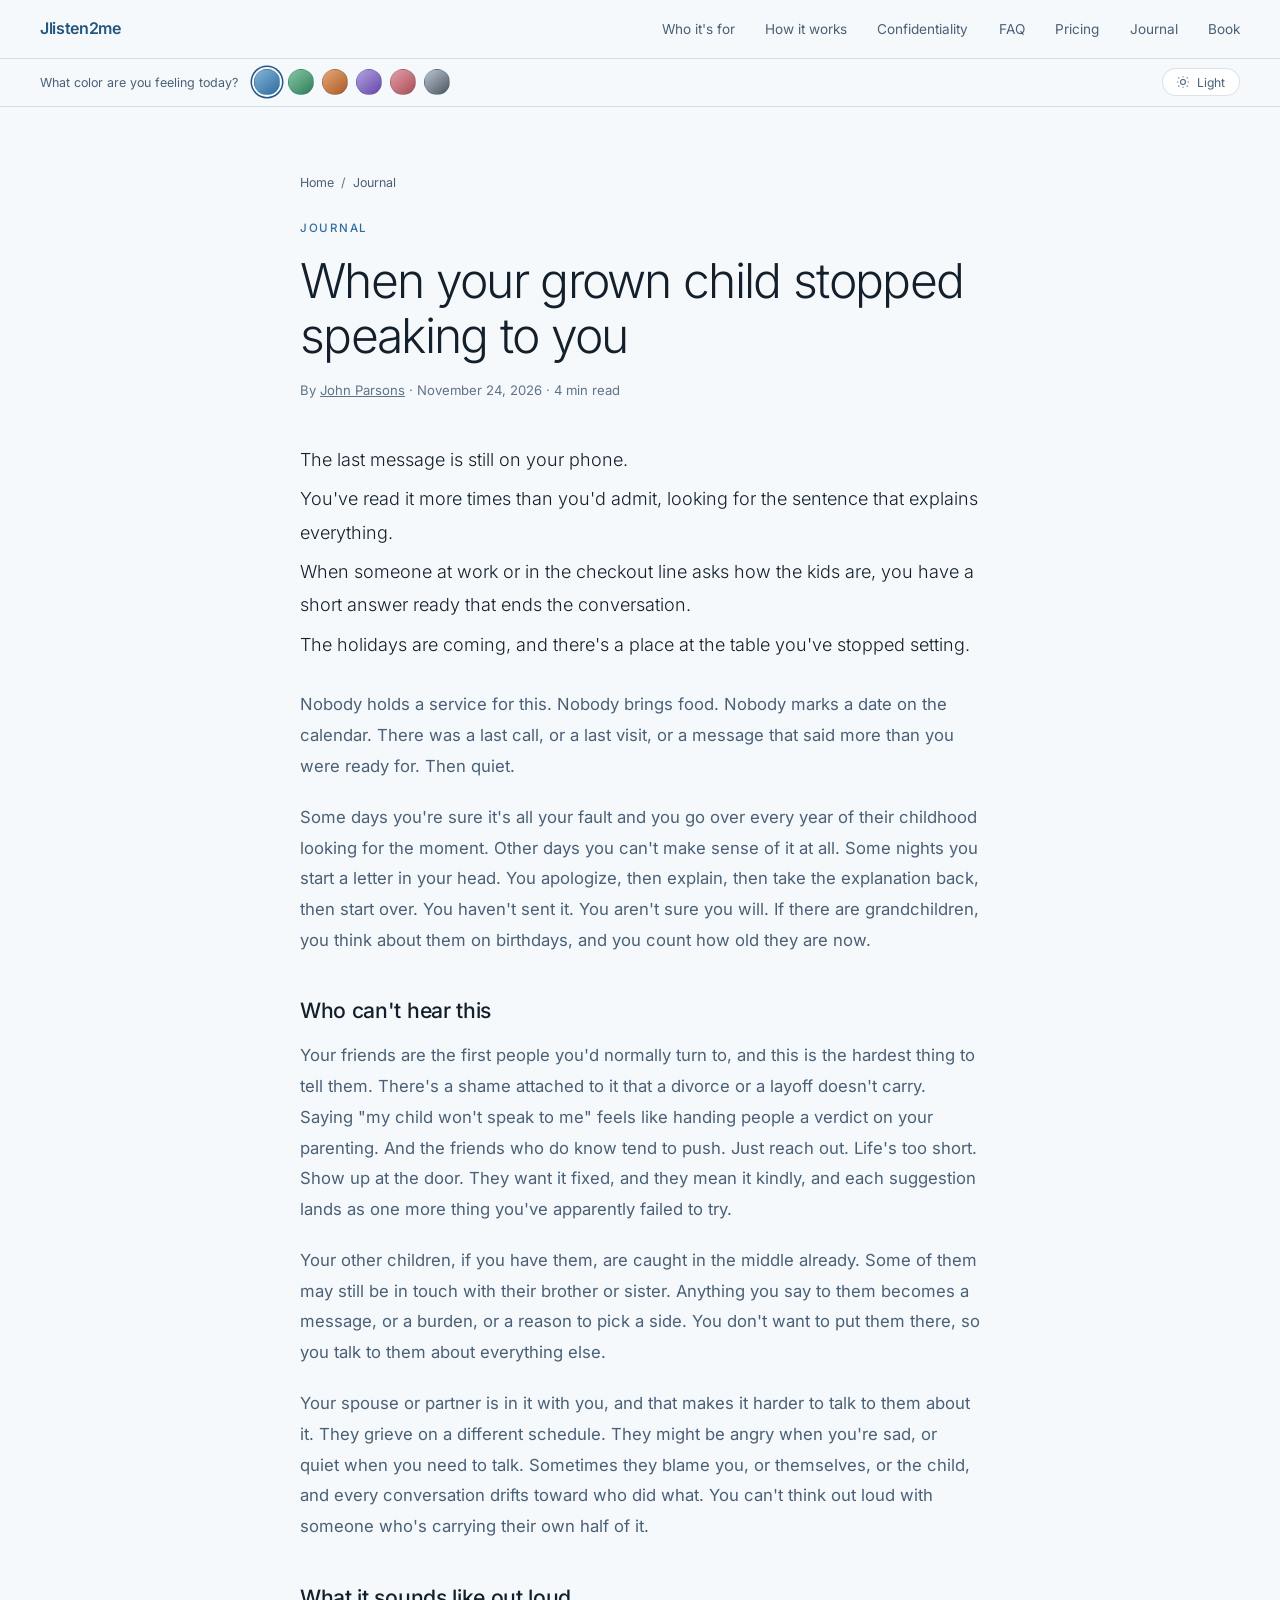
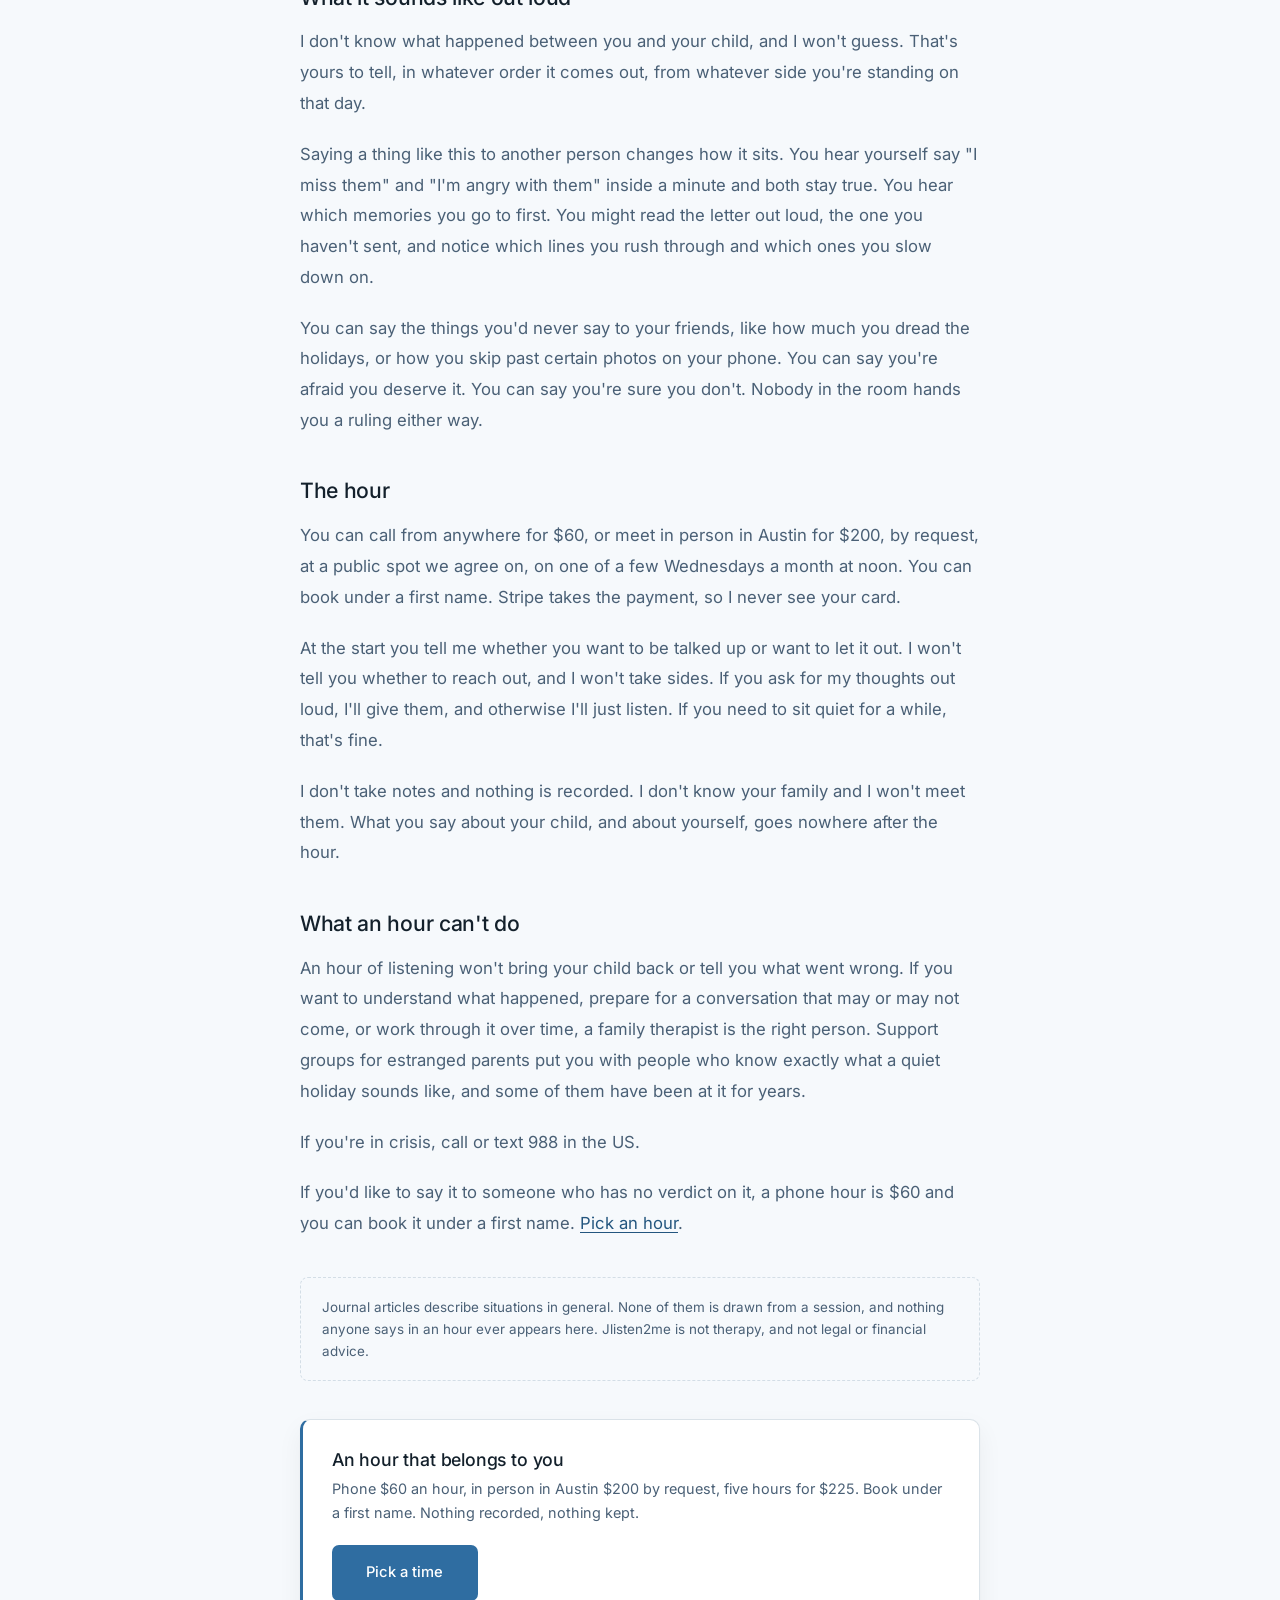
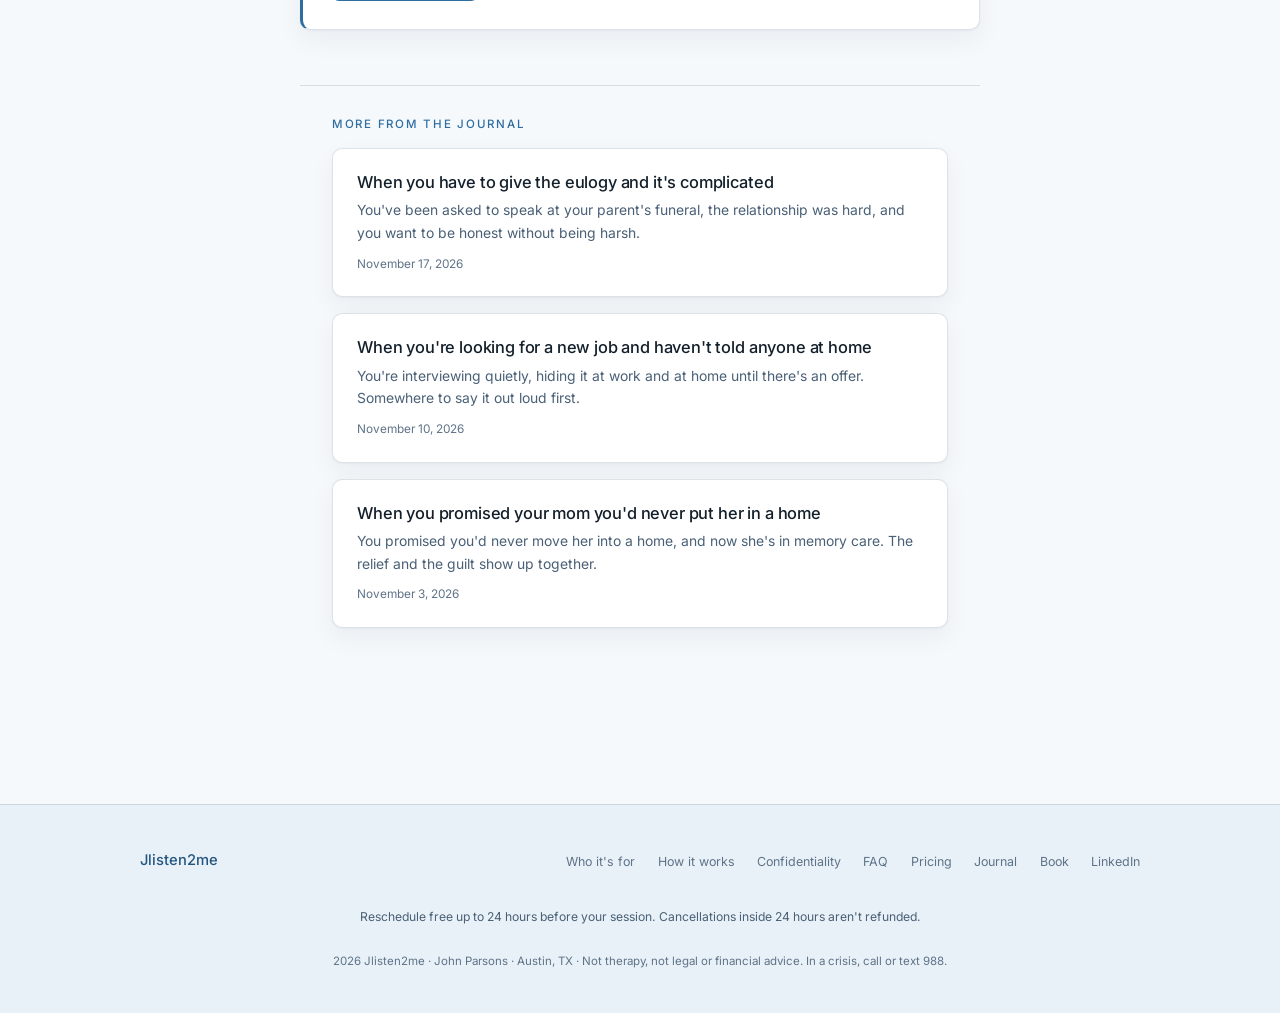
<file: journal/grown-child-stopped-speaking/index.html>
<!DOCTYPE html>
<html lang="en" data-palette="tide" data-theme="dark">
<head>
  <meta charset="UTF-8" />
  <meta name="viewport" content="width=device-width, initial-scale=1.0" />
  <title>When your grown child stopped speaking to you | Jlisten2me</title>
  <meta name="description" content="Your adult son or daughter cut off contact, and the holidays are the worst of it. Somewhere to say it without being judged or advised." />
  <meta name="author" content="John Parsons" />
  <meta name="robots" content="index, follow, max-image-preview:large" />
  <meta name="theme-color" content="#0f1923" id="themeColorMeta" />
  <link rel="canonical" href="https://jlisten2me.com/journal/grown-child-stopped-speaking/" />
  <meta property="og:site_name" content="Jlisten2me" />
  <meta property="og:locale" content="en_US" />
  <meta property="og:title" content="When your grown child stopped speaking to you | Jlisten2me" />
  <meta property="og:description" content="Your adult son or daughter cut off contact, and the holidays are the worst of it. Somewhere to say it without being judged or advised." />
  <meta property="og:url" content="https://jlisten2me.com/journal/grown-child-stopped-speaking/" />
  <meta property="og:type" content="article" />
  <meta property="og:image" content="https://jlisten2me.com/og.png" />
  <meta property="og:image:width" content="1200" />
  <meta property="og:image:height" content="630" />
  <meta property="og:image:alt" content="Jlisten2me. Say it out loud. Confidential listening by phone or in person in Austin." />
  <meta property="article:published_time" content="2026-11-24" />
  <meta property="article:modified_time" content="2026-11-24" />
  <meta property="article:author" content="John Parsons" />
  <meta property="article:section" content="Journal" />
  <meta name="twitter:card" content="summary_large_image" />
  <meta name="twitter:title" content="When your grown child stopped speaking to you | Jlisten2me" />
  <meta name="twitter:description" content="Your adult son or daughter cut off contact, and the holidays are the worst of it. Somewhere to say it without being judged or advised." />
  <meta name="twitter:image" content="https://jlisten2me.com/og.png" />
  <link rel="alternate" type="application/rss+xml" title="Jlisten2me Journal" href="https://jlisten2me.com/journal/feed.xml" />
  <link rel="icon" href="data:image/svg+xml,%3Csvg xmlns='http://www.w3.org/2000/svg' viewBox='0 0 32 32'%3E%3Crect width='32' height='32' rx='7' fill='%235b8db8'/%3E%3Cpath d='M8 13v6M12 10v12M16 12.5v7M20 9v14M24 13v6' stroke='%23fff' stroke-width='2.4' stroke-linecap='round'/%3E%3C/svg%3E" />
  <link rel="preload" href="/fonts/inter-latin-wght-normal.woff2" as="font" type="font/woff2" crossorigin />
  <link rel="stylesheet" href="/journal/journal.css" />
  <script>(function(){var r=document.documentElement,p,t;try{p=localStorage.getItem('j2m-palette');t=localStorage.getItem('j2m-theme');}catch(e){}if(p&&/^(tide|moss|ember|plum|clay|ink)$/.test(p))r.dataset.palette=p;r.dataset.theme=t==='light'||t==='dark'?t:(window.matchMedia&&matchMedia('(prefers-color-scheme: light)').matches?'light':'dark');})();</script>
  <script type="application/ld+json">
{
  "@context": "https://schema.org",
  "@graph": [
    {
      "@type": "BlogPosting",
      "@id": "https://jlisten2me.com/journal/grown-child-stopped-speaking/#article",
      "headline": "When your grown child stopped speaking to you",
      "description": "Your adult son or daughter cut off contact, and the holidays are the worst of it. Somewhere to say it without being judged or advised.",
      "datePublished": "2026-11-24",
      "dateModified": "2026-11-24",
      "wordCount": 824,
      "inLanguage": "en-US",
      "url": "https://jlisten2me.com/journal/grown-child-stopped-speaking/",
      "mainEntityOfPage": "https://jlisten2me.com/journal/grown-child-stopped-speaking/",
      "image": "https://jlisten2me.com/og.png",
      "author": {
        "@type": "Person",
        "@id": "https://jlisten2me.com/#person",
        "name": "John Parsons",
        "url": "https://jlisten2me.com/#about",
        "jobTitle": "Founder",
        "image": "https://jlisten2me.com/john-parsons.webp",
        "sameAs": [
          "https://www.linkedin.com/in/parsonsjo"
        ]
      },
      "publisher": {
        "@id": "https://jlisten2me.com/#service"
      },
      "isPartOf": {
        "@id": "https://jlisten2me.com/journal/#blog"
      },
      "about": {
        "@type": "Thing",
        "name": "Confidential listening"
      }
    },
    {
      "@type": "BreadcrumbList",
      "itemListElement": [
        {
          "@type": "ListItem",
          "position": 1,
          "name": "Home",
          "item": "https://jlisten2me.com/"
        },
        {
          "@type": "ListItem",
          "position": 2,
          "name": "Journal",
          "item": "https://jlisten2me.com/journal/"
        },
        {
          "@type": "ListItem",
          "position": 3,
          "name": "When your grown child stopped speaking to you",
          "item": "https://jlisten2me.com/journal/grown-child-stopped-speaking/"
        }
      ]
    }
  ]
}
  </script>
</head>
<body>
<a class="sr-only skip" href="#main">Skip to the content</a>
<header class="site">
  <div class="nav-row">
    <a href="/" class="nav-logo">Jlisten2me</a>
    <nav aria-label="Main"><ul class="nav-links">
      <li><a href="/#who">Who it's for</a></li>
      <li><a href="/#how">How it works</a></li>
      <li><a href="/#trust">Confidentiality</a></li>
      <li><a href="/#faq">FAQ</a></li>
      <li><a href="/#pricing">Pricing</a></li>
      <li><a href="/journal/">Journal</a></li>
      <li><a href="/#book">Book</a></li>
    </ul></nav>
  </div>
  <div class="palette-bar">
    <span class="palette-q" id="paletteQ">What color are you feeling today?</span>
    <div class="swatches" role="group" aria-labelledby="paletteQ">
      <button class="swatch sw-tide"  data-palette="tide"  aria-pressed="true"  title="Tide"><span class="sr-only">Tide</span></button>
      <button class="swatch sw-moss"  data-palette="moss"  aria-pressed="false" title="Moss"><span class="sr-only">Moss</span></button>
      <button class="swatch sw-ember" data-palette="ember" aria-pressed="false" title="Ember"><span class="sr-only">Ember</span></button>
      <button class="swatch sw-plum"  data-palette="plum"  aria-pressed="false" title="Plum"><span class="sr-only">Plum</span></button>
      <button class="swatch sw-clay"  data-palette="clay"  aria-pressed="false" title="Clay"><span class="sr-only">Clay</span></button>
      <button class="swatch sw-ink"   data-palette="ink"   aria-pressed="false" title="Ink"><span class="sr-only">Ink</span></button>
    </div>
    <button class="mode-toggle" id="modeToggle" aria-pressed="true">
      <svg class="icon-moon" viewBox="0 0 24 24" fill="none" stroke="currentColor" stroke-width="1.8" aria-hidden="true"><path d="M21 12.8A9 9 0 1 1 11.2 3a7 7 0 0 0 9.8 9.8z"/></svg>
      <svg class="icon-sun" viewBox="0 0 24 24" fill="none" stroke="currentColor" stroke-width="1.8" aria-hidden="true"><circle cx="12" cy="12" r="4.2"/><path d="M12 2v2M12 20v2M4.2 4.2l1.4 1.4M18.4 18.4l1.4 1.4M2 12h2M20 12h2M4.2 19.8l1.4-1.4M18.4 5.6l1.4-1.4"/></svg>
      <span id="modeLabel">Dark</span>
    </button>
  </div>
</header>
<main class="j" id="main">
<article class="j-wrap">
  <nav class="crumbs" aria-label="Breadcrumb"><a href="/">Home</a><span aria-hidden="true">/</span><a href="/journal/">Journal</a></nav>
  <p class="j-eyebrow">Journal</p>
  <h1>When your grown child stopped speaking to you</h1>
  <p class="j-meta">By <a href="/#about">John Parsons</a> · <time datetime="2026-11-24">November 24, 2026</time> · 4 min read</p>
  <div class="j-body">
<p class="lines"><span class="line">The last message is still on your phone.</span><span class="line">You've read it more times than you'd admit, looking for the sentence that explains everything.</span><span class="line">When someone at work or in the checkout line asks how the kids are, you have a short answer ready that ends the conversation.</span><span class="line">The holidays are coming, and there's a place at the table you've stopped setting.</span></p>
<p>Nobody holds a service for this. Nobody brings food. Nobody marks a date on the calendar. There was a last call, or a last visit, or a message that said more than you were ready for. Then quiet.</p>
<p>Some days you're sure it's all your fault and you go over every year of their childhood looking for the moment. Other days you can't make sense of it at all. Some nights you start a letter in your head. You apologize, then explain, then take the explanation back, then start over. You haven't sent it. You aren't sure you will. If there are grandchildren, you think about them on birthdays, and you count how old they are now.</p>
<h2>Who can't hear this</h2>
<p>Your friends are the first people you'd normally turn to, and this is the hardest thing to tell them. There's a shame attached to it that a divorce or a layoff doesn't carry. Saying "my child won't speak to me" feels like handing people a verdict on your parenting. And the friends who do know tend to push. Just reach out. Life's too short. Show up at the door. They want it fixed, and they mean it kindly, and each suggestion lands as one more thing you've apparently failed to try.</p>
<p>Your other children, if you have them, are caught in the middle already. Some of them may still be in touch with their brother or sister. Anything you say to them becomes a message, or a burden, or a reason to pick a side. You don't want to put them there, so you talk to them about everything else.</p>
<p>Your spouse or partner is in it with you, and that makes it harder to talk to them about it. They grieve on a different schedule. They might be angry when you're sad, or quiet when you need to talk. Sometimes they blame you, or themselves, or the child, and every conversation drifts toward who did what. You can't think out loud with someone who's carrying their own half of it.</p>
<h2>What it sounds like out loud</h2>
<p>I don't know what happened between you and your child, and I won't guess. That's yours to tell, in whatever order it comes out, from whatever side you're standing on that day.</p>
<p>Saying a thing like this to another person changes how it sits. You hear yourself say "I miss them" and "I'm angry with them" inside a minute and both stay true. You hear which memories you go to first. You might read the letter out loud, the one you haven't sent, and notice which lines you rush through and which ones you slow down on.</p>
<p>You can say the things you'd never say to your friends, like how much you dread the holidays, or how you skip past certain photos on your phone. You can say you're afraid you deserve it. You can say you're sure you don't. Nobody in the room hands you a ruling either way.</p>
<h2>The hour</h2>
<p>You can call from anywhere for $60, or meet in person in Austin for $200, by request, at a public spot we agree on, on one of a few Wednesdays a month at noon. You can book under a first name. Stripe takes the payment, so I never see your card.</p>
<p>At the start you tell me whether you want to be talked up or want to let it out. I won't tell you whether to reach out, and I won't take sides. If you ask for my thoughts out loud, I'll give them, and otherwise I'll just listen. If you need to sit quiet for a while, that's fine.</p>
<p>I don't take notes and nothing is recorded. I don't know your family and I won't meet them. What you say about your child, and about yourself, goes nowhere after the hour.</p>
<h2>What an hour can't do</h2>
<p>An hour of listening won't bring your child back or tell you what went wrong. If you want to understand what happened, prepare for a conversation that may or may not come, or work through it over time, a family therapist is the right person. Support groups for estranged parents put you with people who know exactly what a quiet holiday sounds like, and some of them have been at it for years.</p>
<p>If you're in crisis, call or text 988 in the US.</p>
<p>If you'd like to say it to someone who has no verdict on it, a phone hour is $60 and you can book it under a first name. <a href="/#book">Pick an hour</a>.</p>
  </div>
  <p class="j-note">Journal articles describe situations in general. None of them is drawn from a session, and nothing anyone says in an hour ever appears here. Jlisten2me is not therapy, and not legal or financial advice.</p>
  <aside class="j-cta" aria-labelledby="cta-h">
    <h2 id="cta-h">An hour that belongs to you</h2>
    <p>Phone $60 an hour, in person in Austin $200 by request, five hours for $225. Book under a first name. Nothing recorded, nothing kept.</p>
    <a class="btn btn-primary" href="/#book">Pick a time</a>
  </aside>
  <section class="j-more" aria-labelledby="more-h">
    <h2 id="more-h">More from the journal</h2>
    <ul class="j-list">
      <li class="j-item"><a href="/journal/complicated-eulogy/"><h3>When you have to give the eulogy and it&#x27;s complicated</h3><p>You&#x27;ve been asked to speak at your parent&#x27;s funeral, the relationship was hard, and you want to be honest without being harsh.</p><time datetime="2026-11-17">November 17, 2026</time></a></li>
      <li class="j-item"><a href="/journal/secret-job-search/"><h3>When you&#x27;re looking for a new job and haven&#x27;t told anyone at home</h3><p>You&#x27;re interviewing quietly, hiding it at work and at home until there&#x27;s an offer. Somewhere to say it out loud first.</p><time datetime="2026-11-10">November 10, 2026</time></a></li>
      <li class="j-item"><a href="/journal/promised-never-a-home/"><h3>When you promised your mom you&#x27;d never put her in a home</h3><p>You promised you&#x27;d never move her into a home, and now she&#x27;s in memory care. The relief and the guilt show up together.</p><time datetime="2026-11-03">November 3, 2026</time></a></li>
    </ul>
  </section>
</article>
</main>
<footer>
  <div class="footer-inner">
    <span class="footer-brand">Jlisten2me</span>
    <ul class="footer-links">
      <li><a href="/#who">Who it's for</a></li>
      <li><a href="/#how">How it works</a></li>
      <li><a href="/#trust">Confidentiality</a></li>
      <li><a href="/#faq">FAQ</a></li>
      <li><a href="/#pricing">Pricing</a></li>
      <li><a href="/journal/">Journal</a></li>
      <li><a href="/#book">Book</a></li>
      <li><a href="https://www.linkedin.com/in/parsonsjo" target="_blank" rel="noopener">LinkedIn</a></li>
    </ul>
    <p class="footer-policy">Reschedule free up to 24 hours before your session. Cancellations inside 24 hours aren't refunded.</p>
    <p class="footer-copy">2026 Jlisten2me · John Parsons · Austin, TX · Not therapy, not legal or financial advice. In a crisis, call or text 988.</p>
  </div>
</footer>
<script src="/journal/site.js" defer></script>
</body>
</html>
</file>
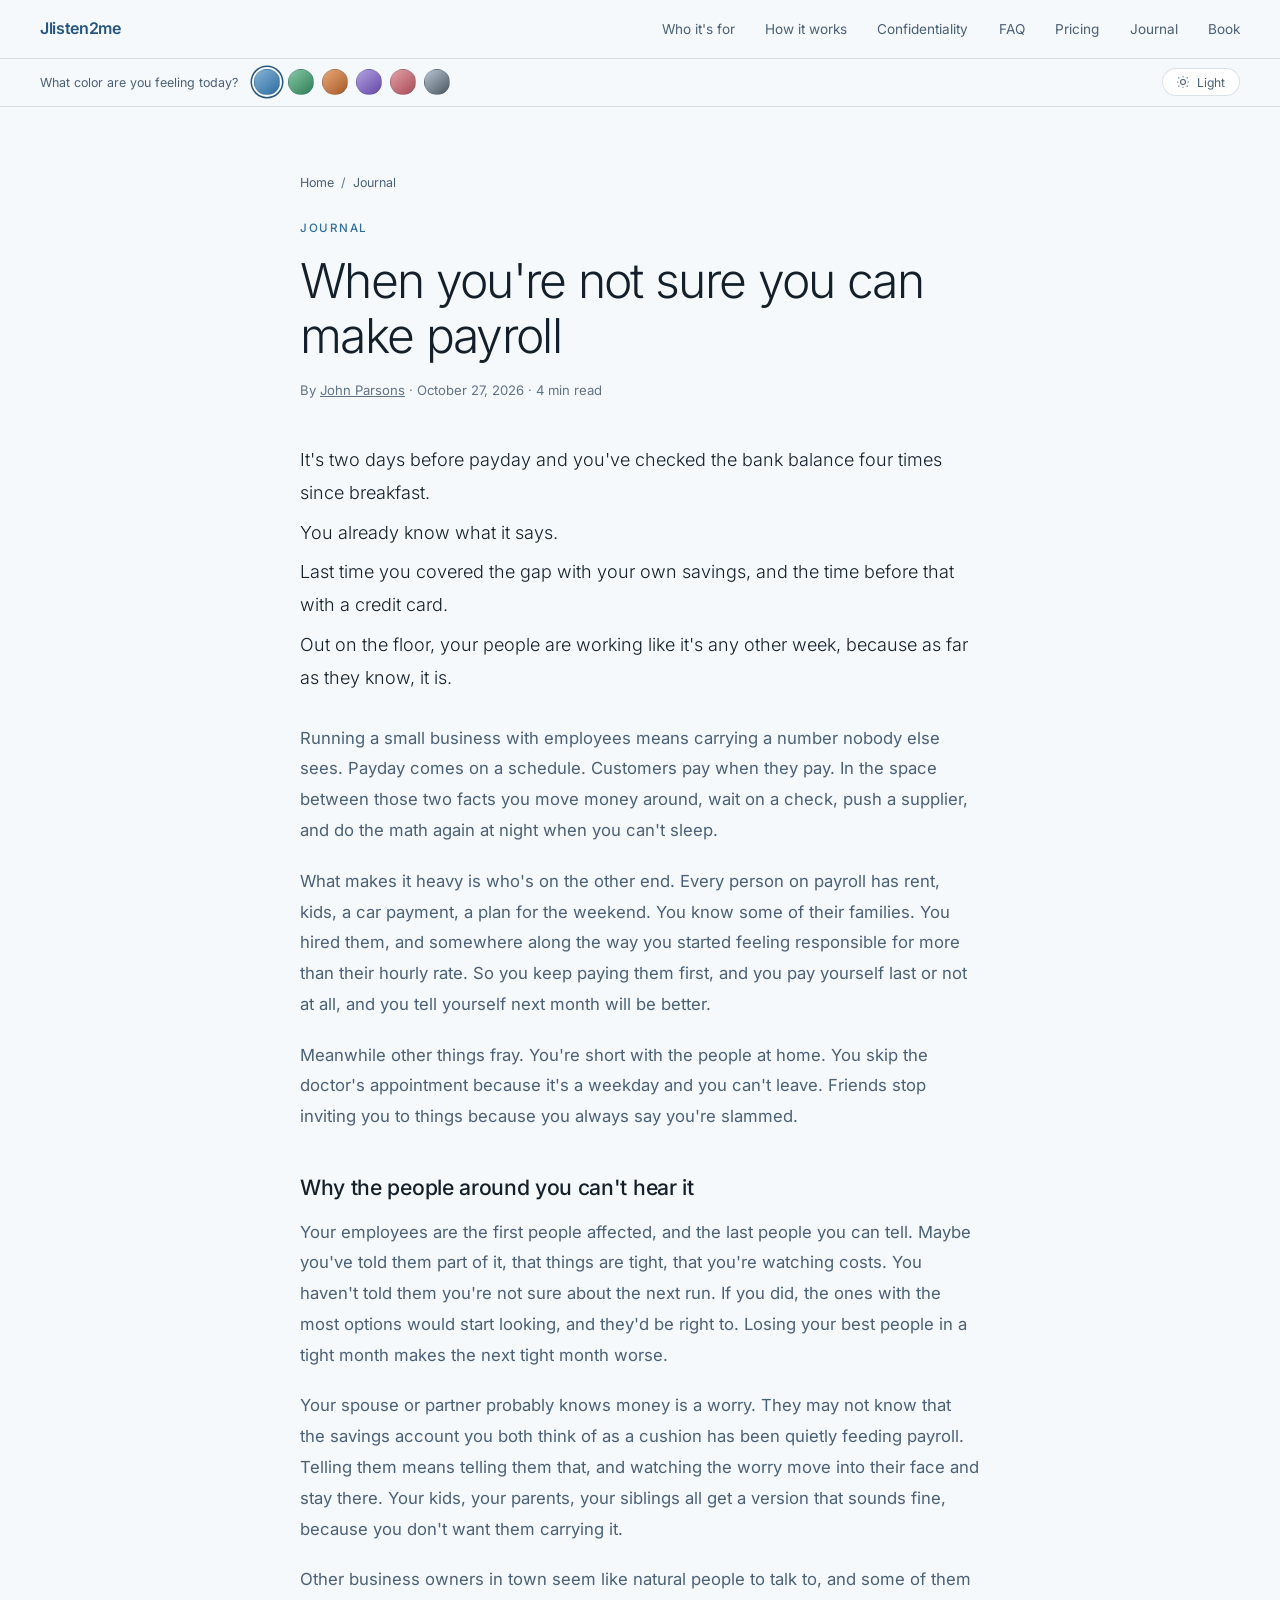
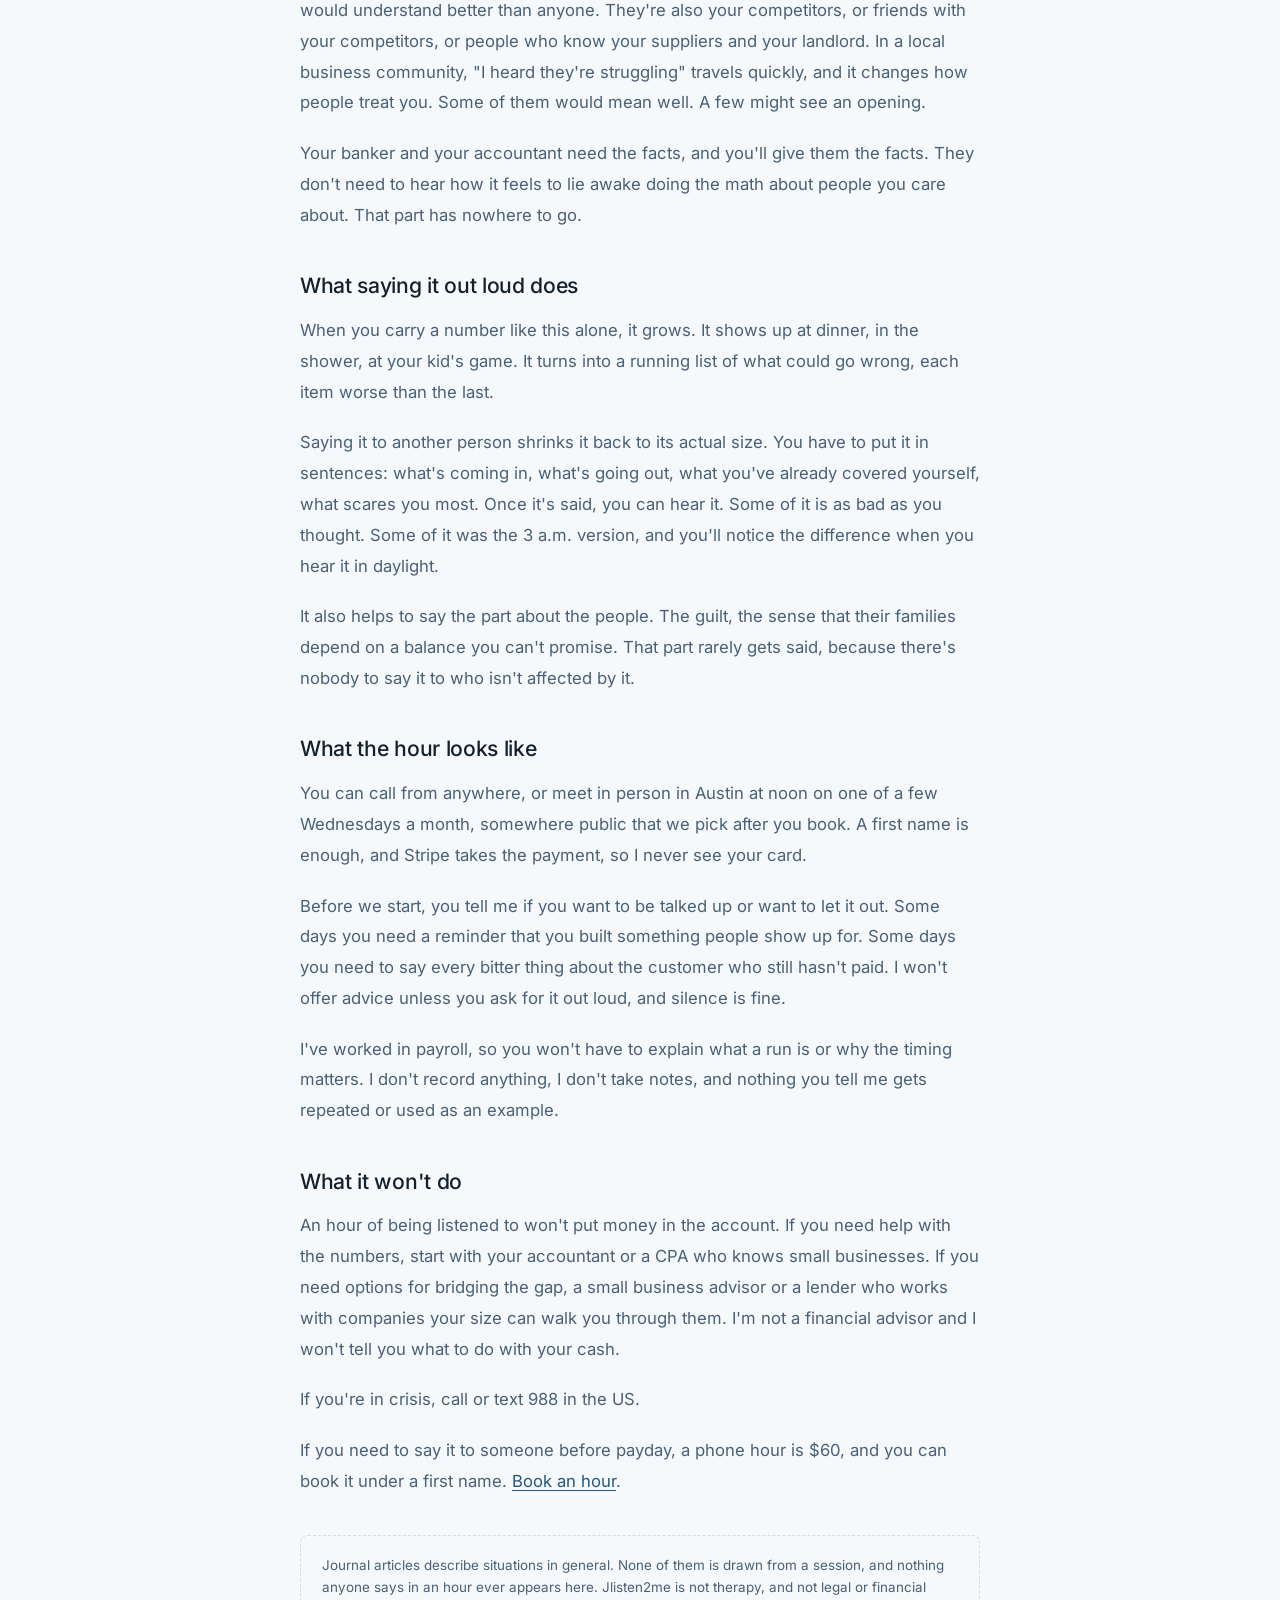
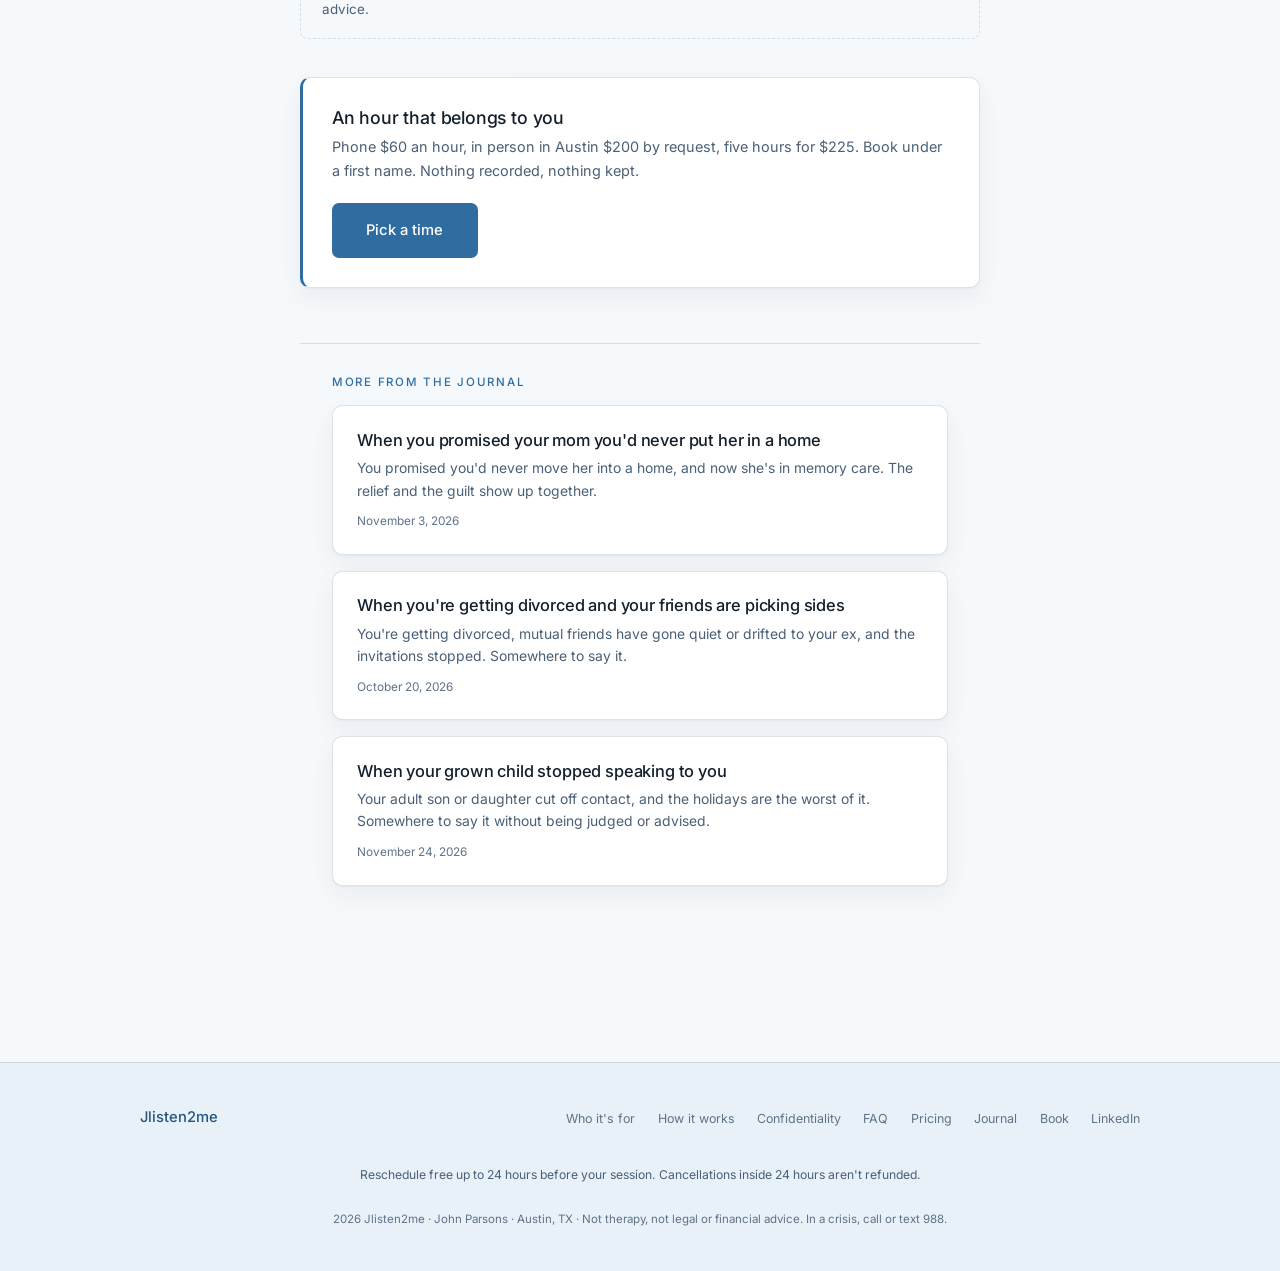
<file: journal/not-sure-you-can-make-payroll/index.html>
<!DOCTYPE html>
<html lang="en" data-palette="tide" data-theme="dark">
<head>
  <meta charset="UTF-8" />
  <meta name="viewport" content="width=device-width, initial-scale=1.0" />
  <title>When you&#x27;re not sure you can make payroll | Jlisten2me</title>
  <meta name="description" content="Checking the bank balance before every payday, covering the gap yourself, and nobody you can tell. Somewhere to say it out loud." />
  <meta name="author" content="John Parsons" />
  <meta name="robots" content="index, follow, max-image-preview:large" />
  <meta name="theme-color" content="#0f1923" id="themeColorMeta" />
  <link rel="canonical" href="https://jlisten2me.com/journal/not-sure-you-can-make-payroll/" />
  <meta property="og:site_name" content="Jlisten2me" />
  <meta property="og:locale" content="en_US" />
  <meta property="og:title" content="When you&#x27;re not sure you can make payroll | Jlisten2me" />
  <meta property="og:description" content="Checking the bank balance before every payday, covering the gap yourself, and nobody you can tell. Somewhere to say it out loud." />
  <meta property="og:url" content="https://jlisten2me.com/journal/not-sure-you-can-make-payroll/" />
  <meta property="og:type" content="article" />
  <meta property="og:image" content="https://jlisten2me.com/og.png" />
  <meta property="og:image:width" content="1200" />
  <meta property="og:image:height" content="630" />
  <meta property="og:image:alt" content="Jlisten2me. Say it out loud. Confidential listening by phone or in person in Austin." />
  <meta property="article:published_time" content="2026-10-27" />
  <meta property="article:modified_time" content="2026-10-27" />
  <meta property="article:author" content="John Parsons" />
  <meta property="article:section" content="Journal" />
  <meta name="twitter:card" content="summary_large_image" />
  <meta name="twitter:title" content="When you&#x27;re not sure you can make payroll | Jlisten2me" />
  <meta name="twitter:description" content="Checking the bank balance before every payday, covering the gap yourself, and nobody you can tell. Somewhere to say it out loud." />
  <meta name="twitter:image" content="https://jlisten2me.com/og.png" />
  <link rel="alternate" type="application/rss+xml" title="Jlisten2me Journal" href="https://jlisten2me.com/journal/feed.xml" />
  <link rel="icon" href="data:image/svg+xml,%3Csvg xmlns='http://www.w3.org/2000/svg' viewBox='0 0 32 32'%3E%3Crect width='32' height='32' rx='7' fill='%235b8db8'/%3E%3Cpath d='M8 13v6M12 10v12M16 12.5v7M20 9v14M24 13v6' stroke='%23fff' stroke-width='2.4' stroke-linecap='round'/%3E%3C/svg%3E" />
  <link rel="preload" href="/fonts/inter-latin-wght-normal.woff2" as="font" type="font/woff2" crossorigin />
  <link rel="stylesheet" href="/journal/journal.css" />
  <script>(function(){var r=document.documentElement,p,t;try{p=localStorage.getItem('j2m-palette');t=localStorage.getItem('j2m-theme');}catch(e){}if(p&&/^(tide|moss|ember|plum|clay|ink)$/.test(p))r.dataset.palette=p;r.dataset.theme=t==='light'||t==='dark'?t:(window.matchMedia&&matchMedia('(prefers-color-scheme: light)').matches?'light':'dark');})();</script>
  <script type="application/ld+json">
{
  "@context": "https://schema.org",
  "@graph": [
    {
      "@type": "BlogPosting",
      "@id": "https://jlisten2me.com/journal/not-sure-you-can-make-payroll/#article",
      "headline": "When you're not sure you can make payroll",
      "description": "Checking the bank balance before every payday, covering the gap yourself, and nobody you can tell. Somewhere to say it out loud.",
      "datePublished": "2026-10-27",
      "dateModified": "2026-10-27",
      "wordCount": 900,
      "inLanguage": "en-US",
      "url": "https://jlisten2me.com/journal/not-sure-you-can-make-payroll/",
      "mainEntityOfPage": "https://jlisten2me.com/journal/not-sure-you-can-make-payroll/",
      "image": "https://jlisten2me.com/og.png",
      "author": {
        "@type": "Person",
        "@id": "https://jlisten2me.com/#person",
        "name": "John Parsons",
        "url": "https://jlisten2me.com/#about",
        "jobTitle": "Founder",
        "image": "https://jlisten2me.com/john-parsons.webp",
        "sameAs": [
          "https://www.linkedin.com/in/parsonsjo"
        ]
      },
      "publisher": {
        "@id": "https://jlisten2me.com/#service"
      },
      "isPartOf": {
        "@id": "https://jlisten2me.com/journal/#blog"
      },
      "about": {
        "@type": "Thing",
        "name": "Confidential listening"
      }
    },
    {
      "@type": "BreadcrumbList",
      "itemListElement": [
        {
          "@type": "ListItem",
          "position": 1,
          "name": "Home",
          "item": "https://jlisten2me.com/"
        },
        {
          "@type": "ListItem",
          "position": 2,
          "name": "Journal",
          "item": "https://jlisten2me.com/journal/"
        },
        {
          "@type": "ListItem",
          "position": 3,
          "name": "When you're not sure you can make payroll",
          "item": "https://jlisten2me.com/journal/not-sure-you-can-make-payroll/"
        }
      ]
    }
  ]
}
  </script>
</head>
<body>
<a class="sr-only skip" href="#main">Skip to the content</a>
<header class="site">
  <div class="nav-row">
    <a href="/" class="nav-logo">Jlisten2me</a>
    <nav aria-label="Main"><ul class="nav-links">
      <li><a href="/#who">Who it's for</a></li>
      <li><a href="/#how">How it works</a></li>
      <li><a href="/#trust">Confidentiality</a></li>
      <li><a href="/#faq">FAQ</a></li>
      <li><a href="/#pricing">Pricing</a></li>
      <li><a href="/journal/">Journal</a></li>
      <li><a href="/#book">Book</a></li>
    </ul></nav>
  </div>
  <div class="palette-bar">
    <span class="palette-q" id="paletteQ">What color are you feeling today?</span>
    <div class="swatches" role="group" aria-labelledby="paletteQ">
      <button class="swatch sw-tide"  data-palette="tide"  aria-pressed="true"  title="Tide"><span class="sr-only">Tide</span></button>
      <button class="swatch sw-moss"  data-palette="moss"  aria-pressed="false" title="Moss"><span class="sr-only">Moss</span></button>
      <button class="swatch sw-ember" data-palette="ember" aria-pressed="false" title="Ember"><span class="sr-only">Ember</span></button>
      <button class="swatch sw-plum"  data-palette="plum"  aria-pressed="false" title="Plum"><span class="sr-only">Plum</span></button>
      <button class="swatch sw-clay"  data-palette="clay"  aria-pressed="false" title="Clay"><span class="sr-only">Clay</span></button>
      <button class="swatch sw-ink"   data-palette="ink"   aria-pressed="false" title="Ink"><span class="sr-only">Ink</span></button>
    </div>
    <button class="mode-toggle" id="modeToggle" aria-pressed="true">
      <svg class="icon-moon" viewBox="0 0 24 24" fill="none" stroke="currentColor" stroke-width="1.8" aria-hidden="true"><path d="M21 12.8A9 9 0 1 1 11.2 3a7 7 0 0 0 9.8 9.8z"/></svg>
      <svg class="icon-sun" viewBox="0 0 24 24" fill="none" stroke="currentColor" stroke-width="1.8" aria-hidden="true"><circle cx="12" cy="12" r="4.2"/><path d="M12 2v2M12 20v2M4.2 4.2l1.4 1.4M18.4 18.4l1.4 1.4M2 12h2M20 12h2M4.2 19.8l1.4-1.4M18.4 5.6l1.4-1.4"/></svg>
      <span id="modeLabel">Dark</span>
    </button>
  </div>
</header>
<main class="j" id="main">
<article class="j-wrap">
  <nav class="crumbs" aria-label="Breadcrumb"><a href="/">Home</a><span aria-hidden="true">/</span><a href="/journal/">Journal</a></nav>
  <p class="j-eyebrow">Journal</p>
  <h1>When you&#x27;re not sure you can make payroll</h1>
  <p class="j-meta">By <a href="/#about">John Parsons</a> · <time datetime="2026-10-27">October 27, 2026</time> · 4 min read</p>
  <div class="j-body">
<p class="lines"><span class="line">It's two days before payday and you've checked the bank balance four times since breakfast.</span><span class="line">You already know what it says.</span><span class="line">Last time you covered the gap with your own savings, and the time before that with a credit card.</span><span class="line">Out on the floor, your people are working like it's any other week, because as far as they know, it is.</span></p>
<p>Running a small business with employees means carrying a number nobody else sees. Payday comes on a schedule. Customers pay when they pay. In the space between those two facts you move money around, wait on a check, push a supplier, and do the math again at night when you can't sleep.</p>
<p>What makes it heavy is who's on the other end. Every person on payroll has rent, kids, a car payment, a plan for the weekend. You know some of their families. You hired them, and somewhere along the way you started feeling responsible for more than their hourly rate. So you keep paying them first, and you pay yourself last or not at all, and you tell yourself next month will be better.</p>
<p>Meanwhile other things fray. You're short with the people at home. You skip the doctor's appointment because it's a weekday and you can't leave. Friends stop inviting you to things because you always say you're slammed.</p>
<h2>Why the people around you can't hear it</h2>
<p>Your employees are the first people affected, and the last people you can tell. Maybe you've told them part of it, that things are tight, that you're watching costs. You haven't told them you're not sure about the next run. If you did, the ones with the most options would start looking, and they'd be right to. Losing your best people in a tight month makes the next tight month worse.</p>
<p>Your spouse or partner probably knows money is a worry. They may not know that the savings account you both think of as a cushion has been quietly feeding payroll. Telling them means telling them that, and watching the worry move into their face and stay there. Your kids, your parents, your siblings all get a version that sounds fine, because you don't want them carrying it.</p>
<p>Other business owners in town seem like natural people to talk to, and some of them would understand better than anyone. They're also your competitors, or friends with your competitors, or people who know your suppliers and your landlord. In a local business community, "I heard they're struggling" travels quickly, and it changes how people treat you. Some of them would mean well. A few might see an opening.</p>
<p>Your banker and your accountant need the facts, and you'll give them the facts. They don't need to hear how it feels to lie awake doing the math about people you care about. That part has nowhere to go.</p>
<h2>What saying it out loud does</h2>
<p>When you carry a number like this alone, it grows. It shows up at dinner, in the shower, at your kid's game. It turns into a running list of what could go wrong, each item worse than the last.</p>
<p>Saying it to another person shrinks it back to its actual size. You have to put it in sentences: what's coming in, what's going out, what you've already covered yourself, what scares you most. Once it's said, you can hear it. Some of it is as bad as you thought. Some of it was the 3 a.m. version, and you'll notice the difference when you hear it in daylight.</p>
<p>It also helps to say the part about the people. The guilt, the sense that their families depend on a balance you can't promise. That part rarely gets said, because there's nobody to say it to who isn't affected by it.</p>
<h2>What the hour looks like</h2>
<p>You can call from anywhere, or meet in person in Austin at noon on one of a few Wednesdays a month, somewhere public that we pick after you book. A first name is enough, and Stripe takes the payment, so I never see your card.</p>
<p>Before we start, you tell me if you want to be talked up or want to let it out. Some days you need a reminder that you built something people show up for. Some days you need to say every bitter thing about the customer who still hasn't paid. I won't offer advice unless you ask for it out loud, and silence is fine.</p>
<p>I've worked in payroll, so you won't have to explain what a run is or why the timing matters. I don't record anything, I don't take notes, and nothing you tell me gets repeated or used as an example.</p>
<h2>What it won't do</h2>
<p>An hour of being listened to won't put money in the account. If you need help with the numbers, start with your accountant or a CPA who knows small businesses. If you need options for bridging the gap, a small business advisor or a lender who works with companies your size can walk you through them. I'm not a financial advisor and I won't tell you what to do with your cash.</p>
<p>If you're in crisis, call or text 988 in the US.</p>
<p>If you need to say it to someone before payday, a phone hour is $60, and you can book it under a first name. <a href="/#book">Book an hour</a>.</p>
  </div>
  <p class="j-note">Journal articles describe situations in general. None of them is drawn from a session, and nothing anyone says in an hour ever appears here. Jlisten2me is not therapy, and not legal or financial advice.</p>
  <aside class="j-cta" aria-labelledby="cta-h">
    <h2 id="cta-h">An hour that belongs to you</h2>
    <p>Phone $60 an hour, in person in Austin $200 by request, five hours for $225. Book under a first name. Nothing recorded, nothing kept.</p>
    <a class="btn btn-primary" href="/#book">Pick a time</a>
  </aside>
  <section class="j-more" aria-labelledby="more-h">
    <h2 id="more-h">More from the journal</h2>
    <ul class="j-list">
      <li class="j-item"><a href="/journal/promised-never-a-home/"><h3>When you promised your mom you&#x27;d never put her in a home</h3><p>You promised you&#x27;d never move her into a home, and now she&#x27;s in memory care. The relief and the guilt show up together.</p><time datetime="2026-11-03">November 3, 2026</time></a></li>
      <li class="j-item"><a href="/journal/friends-picking-sides/"><h3>When you&#x27;re getting divorced and your friends are picking sides</h3><p>You&#x27;re getting divorced, mutual friends have gone quiet or drifted to your ex, and the invitations stopped. Somewhere to say it.</p><time datetime="2026-10-20">October 20, 2026</time></a></li>
      <li class="j-item"><a href="/journal/grown-child-stopped-speaking/"><h3>When your grown child stopped speaking to you</h3><p>Your adult son or daughter cut off contact, and the holidays are the worst of it. Somewhere to say it without being judged or advised.</p><time datetime="2026-11-24">November 24, 2026</time></a></li>
    </ul>
  </section>
</article>
</main>
<footer>
  <div class="footer-inner">
    <span class="footer-brand">Jlisten2me</span>
    <ul class="footer-links">
      <li><a href="/#who">Who it's for</a></li>
      <li><a href="/#how">How it works</a></li>
      <li><a href="/#trust">Confidentiality</a></li>
      <li><a href="/#faq">FAQ</a></li>
      <li><a href="/#pricing">Pricing</a></li>
      <li><a href="/journal/">Journal</a></li>
      <li><a href="/#book">Book</a></li>
      <li><a href="https://www.linkedin.com/in/parsonsjo" target="_blank" rel="noopener">LinkedIn</a></li>
    </ul>
    <p class="footer-policy">Reschedule free up to 24 hours before your session. Cancellations inside 24 hours aren't refunded.</p>
    <p class="footer-copy">2026 Jlisten2me · John Parsons · Austin, TX · Not therapy, not legal or financial advice. In a crisis, call or text 988.</p>
  </div>
</footer>
<script src="/journal/site.js" defer></script>
</body>
</html>
</file>
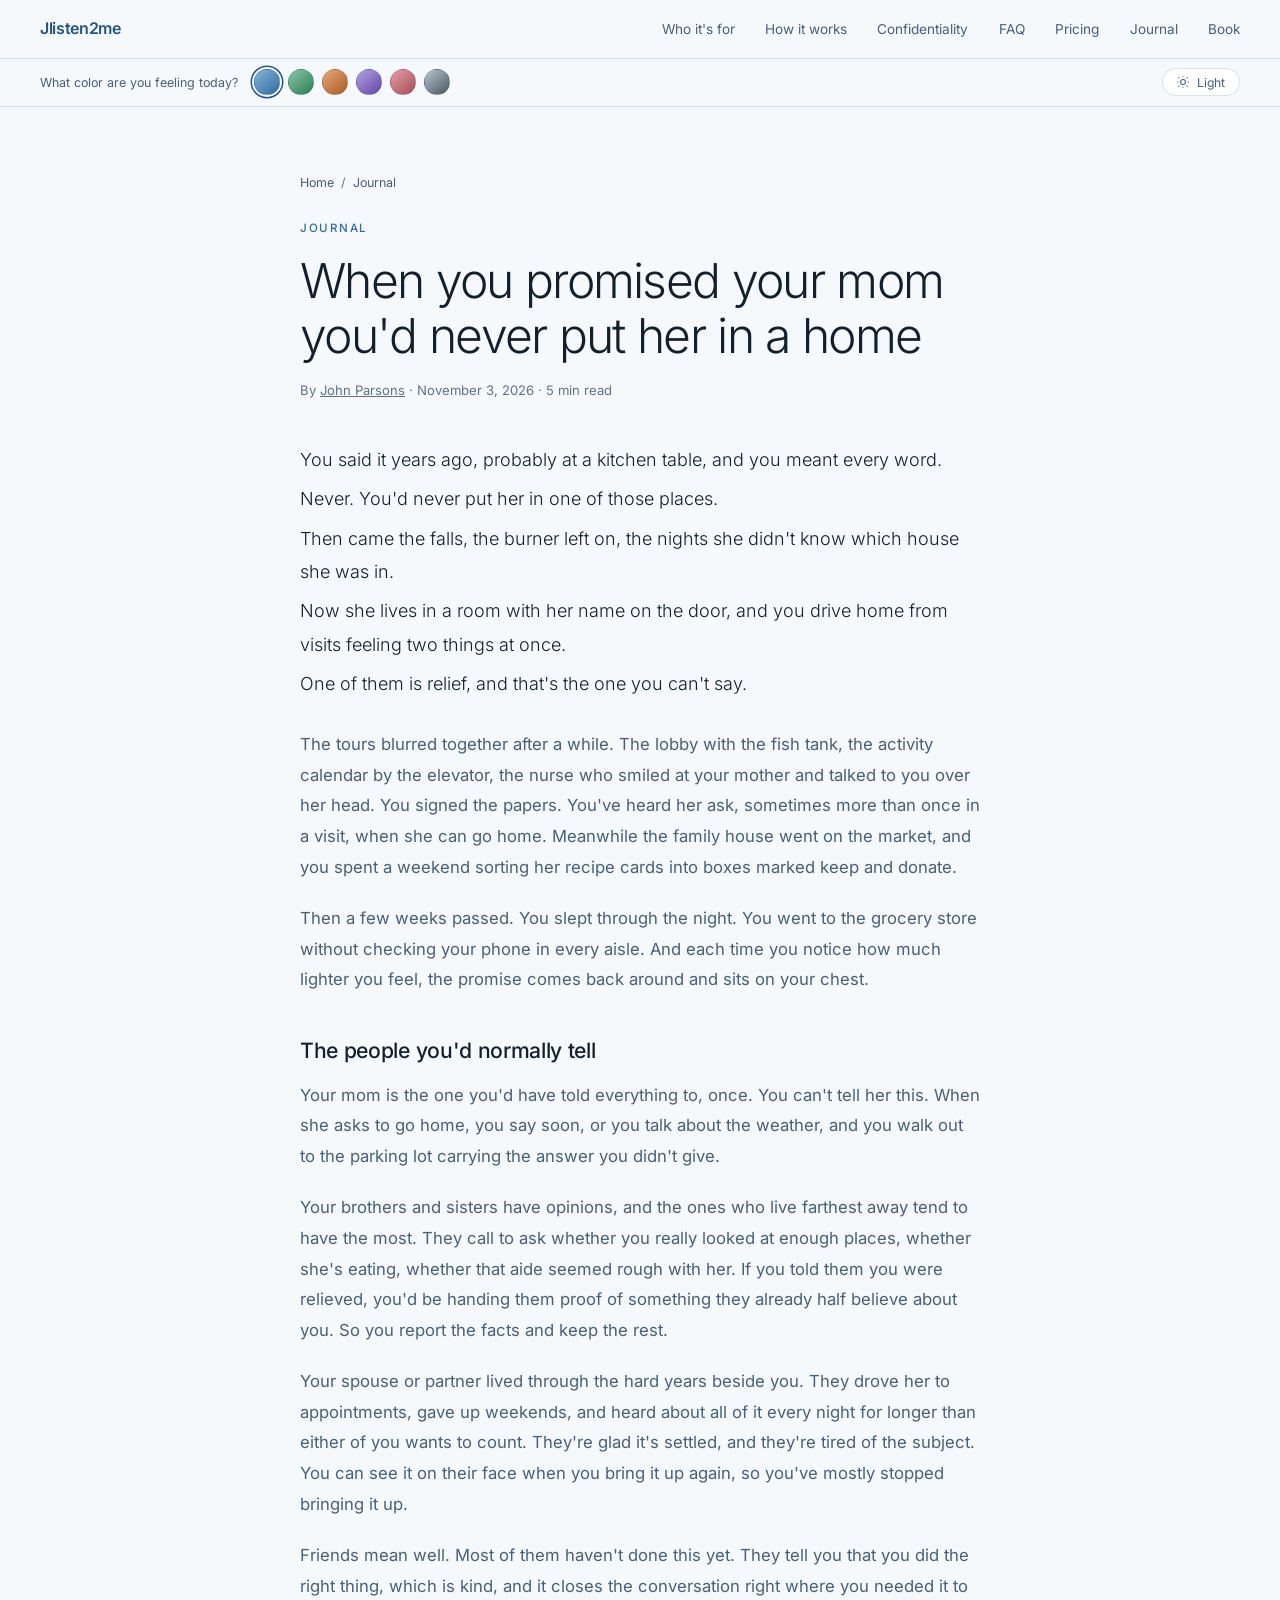
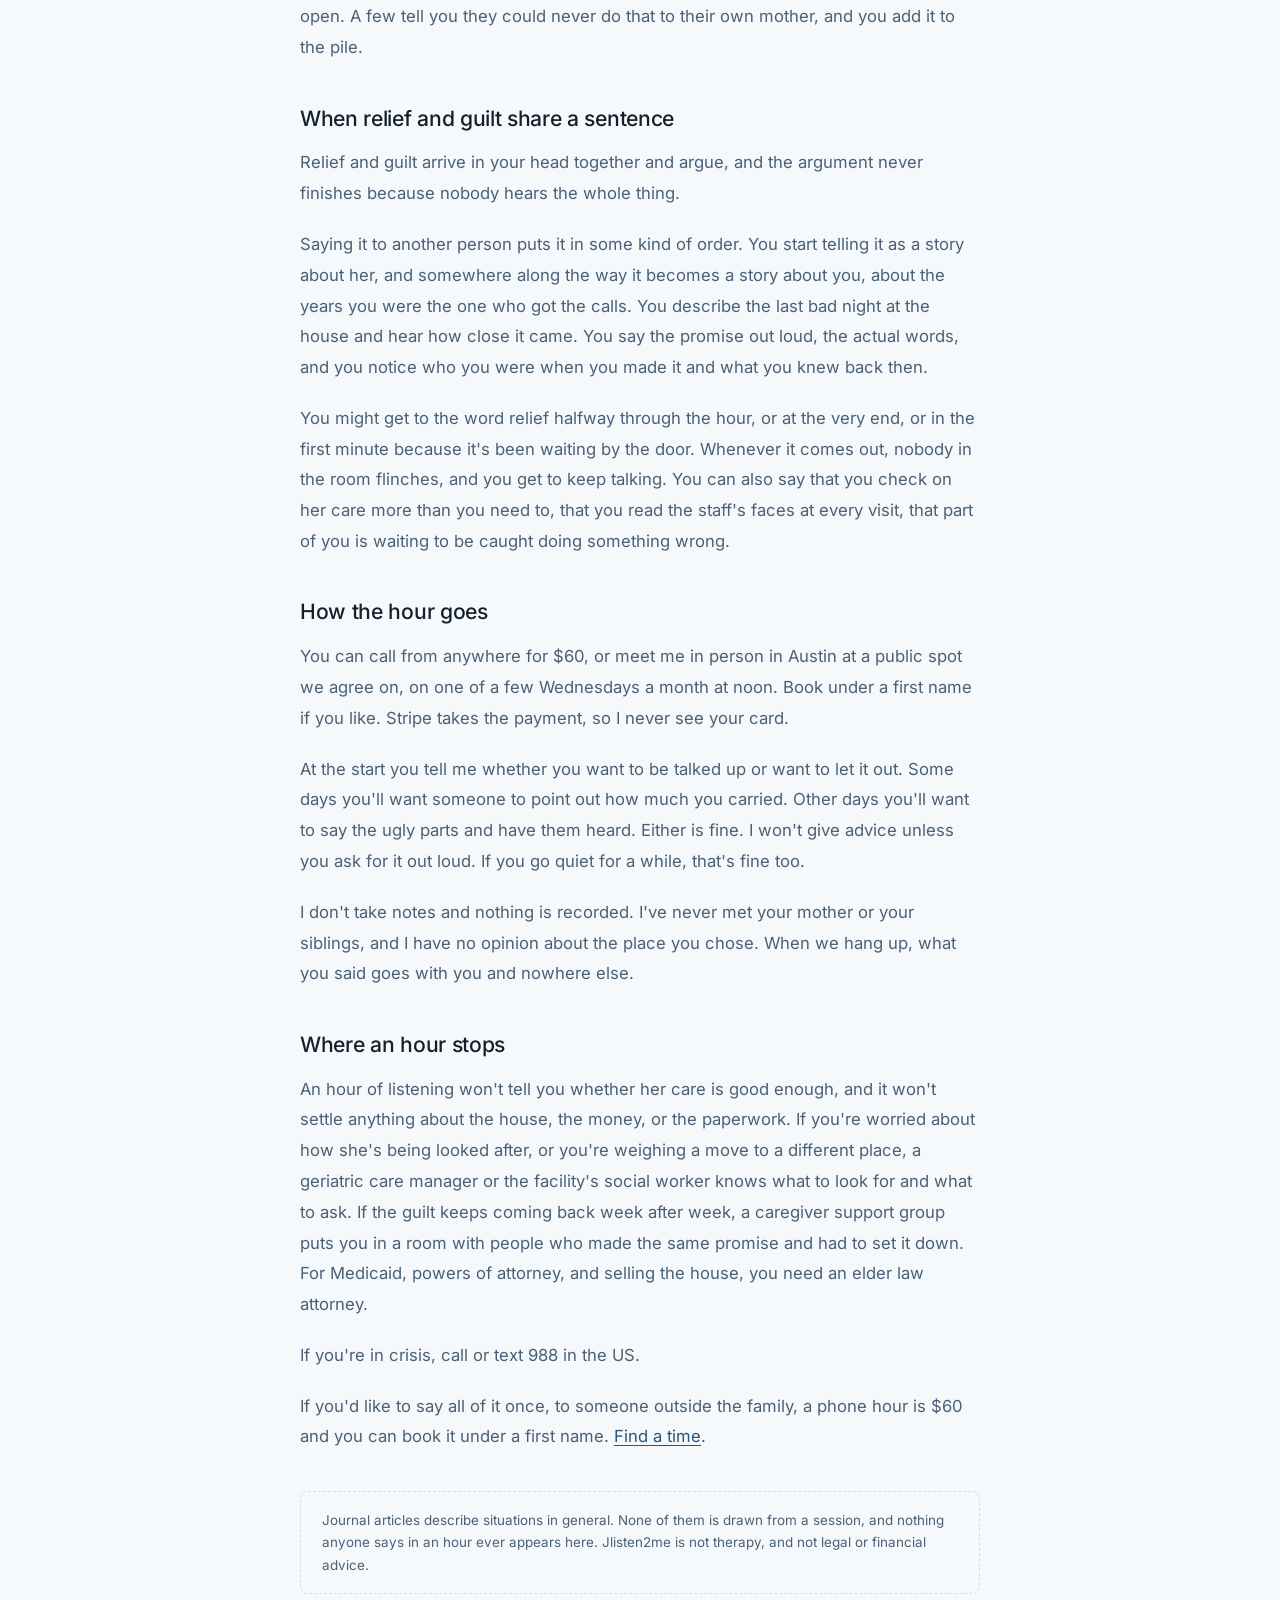
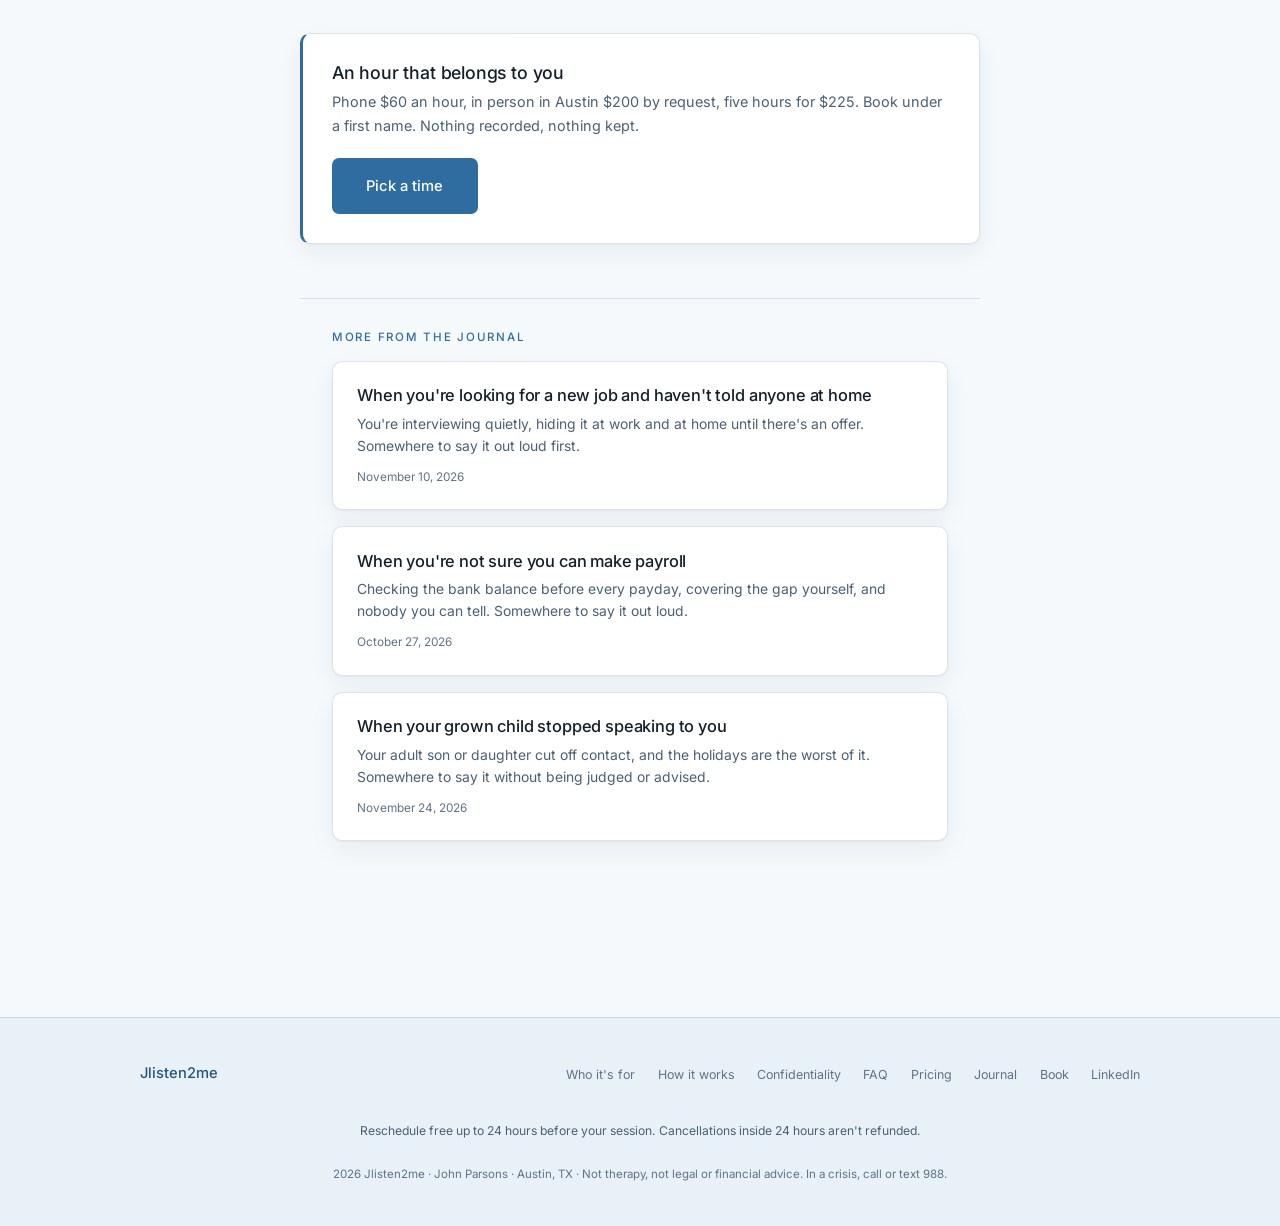
<file: journal/promised-never-a-home/index.html>
<!DOCTYPE html>
<html lang="en" data-palette="tide" data-theme="dark">
<head>
  <meta charset="UTF-8" />
  <meta name="viewport" content="width=device-width, initial-scale=1.0" />
  <title>When you promised your mom you&#x27;d never put her in a home | Jlisten2me</title>
  <meta name="description" content="You promised you&#x27;d never move her into a home, and now she&#x27;s in memory care. The relief and the guilt show up together." />
  <meta name="author" content="John Parsons" />
  <meta name="robots" content="index, follow, max-image-preview:large" />
  <meta name="theme-color" content="#0f1923" id="themeColorMeta" />
  <link rel="canonical" href="https://jlisten2me.com/journal/promised-never-a-home/" />
  <meta property="og:site_name" content="Jlisten2me" />
  <meta property="og:locale" content="en_US" />
  <meta property="og:title" content="When you promised your mom you&#x27;d never put her in a home | Jlisten2me" />
  <meta property="og:description" content="You promised you&#x27;d never move her into a home, and now she&#x27;s in memory care. The relief and the guilt show up together." />
  <meta property="og:url" content="https://jlisten2me.com/journal/promised-never-a-home/" />
  <meta property="og:type" content="article" />
  <meta property="og:image" content="https://jlisten2me.com/og.png" />
  <meta property="og:image:width" content="1200" />
  <meta property="og:image:height" content="630" />
  <meta property="og:image:alt" content="Jlisten2me. Say it out loud. Confidential listening by phone or in person in Austin." />
  <meta property="article:published_time" content="2026-11-03" />
  <meta property="article:modified_time" content="2026-11-03" />
  <meta property="article:author" content="John Parsons" />
  <meta property="article:section" content="Journal" />
  <meta name="twitter:card" content="summary_large_image" />
  <meta name="twitter:title" content="When you promised your mom you&#x27;d never put her in a home | Jlisten2me" />
  <meta name="twitter:description" content="You promised you&#x27;d never move her into a home, and now she&#x27;s in memory care. The relief and the guilt show up together." />
  <meta name="twitter:image" content="https://jlisten2me.com/og.png" />
  <link rel="alternate" type="application/rss+xml" title="Jlisten2me Journal" href="https://jlisten2me.com/journal/feed.xml" />
  <link rel="icon" href="data:image/svg+xml,%3Csvg xmlns='http://www.w3.org/2000/svg' viewBox='0 0 32 32'%3E%3Crect width='32' height='32' rx='7' fill='%235b8db8'/%3E%3Cpath d='M8 13v6M12 10v12M16 12.5v7M20 9v14M24 13v6' stroke='%23fff' stroke-width='2.4' stroke-linecap='round'/%3E%3C/svg%3E" />
  <link rel="preload" href="/fonts/inter-latin-wght-normal.woff2" as="font" type="font/woff2" crossorigin />
  <link rel="stylesheet" href="/journal/journal.css" />
  <script>(function(){var r=document.documentElement,p,t;try{p=localStorage.getItem('j2m-palette');t=localStorage.getItem('j2m-theme');}catch(e){}if(p&&/^(tide|moss|ember|plum|clay|ink)$/.test(p))r.dataset.palette=p;r.dataset.theme=t==='light'||t==='dark'?t:(window.matchMedia&&matchMedia('(prefers-color-scheme: light)').matches?'light':'dark');})();</script>
  <script type="application/ld+json">
{
  "@context": "https://schema.org",
  "@graph": [
    {
      "@type": "BlogPosting",
      "@id": "https://jlisten2me.com/journal/promised-never-a-home/#article",
      "headline": "When you promised your mom you'd never put her in a home",
      "description": "You promised you'd never move her into a home, and now she's in memory care. The relief and the guilt show up together.",
      "datePublished": "2026-11-03",
      "dateModified": "2026-11-03",
      "wordCount": 940,
      "inLanguage": "en-US",
      "url": "https://jlisten2me.com/journal/promised-never-a-home/",
      "mainEntityOfPage": "https://jlisten2me.com/journal/promised-never-a-home/",
      "image": "https://jlisten2me.com/og.png",
      "author": {
        "@type": "Person",
        "@id": "https://jlisten2me.com/#person",
        "name": "John Parsons",
        "url": "https://jlisten2me.com/#about",
        "jobTitle": "Founder",
        "image": "https://jlisten2me.com/john-parsons.webp",
        "sameAs": [
          "https://www.linkedin.com/in/parsonsjo"
        ]
      },
      "publisher": {
        "@id": "https://jlisten2me.com/#service"
      },
      "isPartOf": {
        "@id": "https://jlisten2me.com/journal/#blog"
      },
      "about": {
        "@type": "Thing",
        "name": "Confidential listening"
      }
    },
    {
      "@type": "BreadcrumbList",
      "itemListElement": [
        {
          "@type": "ListItem",
          "position": 1,
          "name": "Home",
          "item": "https://jlisten2me.com/"
        },
        {
          "@type": "ListItem",
          "position": 2,
          "name": "Journal",
          "item": "https://jlisten2me.com/journal/"
        },
        {
          "@type": "ListItem",
          "position": 3,
          "name": "When you promised your mom you'd never put her in a home",
          "item": "https://jlisten2me.com/journal/promised-never-a-home/"
        }
      ]
    }
  ]
}
  </script>
</head>
<body>
<a class="sr-only skip" href="#main">Skip to the content</a>
<header class="site">
  <div class="nav-row">
    <a href="/" class="nav-logo">Jlisten2me</a>
    <nav aria-label="Main"><ul class="nav-links">
      <li><a href="/#who">Who it's for</a></li>
      <li><a href="/#how">How it works</a></li>
      <li><a href="/#trust">Confidentiality</a></li>
      <li><a href="/#faq">FAQ</a></li>
      <li><a href="/#pricing">Pricing</a></li>
      <li><a href="/journal/">Journal</a></li>
      <li><a href="/#book">Book</a></li>
    </ul></nav>
  </div>
  <div class="palette-bar">
    <span class="palette-q" id="paletteQ">What color are you feeling today?</span>
    <div class="swatches" role="group" aria-labelledby="paletteQ">
      <button class="swatch sw-tide"  data-palette="tide"  aria-pressed="true"  title="Tide"><span class="sr-only">Tide</span></button>
      <button class="swatch sw-moss"  data-palette="moss"  aria-pressed="false" title="Moss"><span class="sr-only">Moss</span></button>
      <button class="swatch sw-ember" data-palette="ember" aria-pressed="false" title="Ember"><span class="sr-only">Ember</span></button>
      <button class="swatch sw-plum"  data-palette="plum"  aria-pressed="false" title="Plum"><span class="sr-only">Plum</span></button>
      <button class="swatch sw-clay"  data-palette="clay"  aria-pressed="false" title="Clay"><span class="sr-only">Clay</span></button>
      <button class="swatch sw-ink"   data-palette="ink"   aria-pressed="false" title="Ink"><span class="sr-only">Ink</span></button>
    </div>
    <button class="mode-toggle" id="modeToggle" aria-pressed="true">
      <svg class="icon-moon" viewBox="0 0 24 24" fill="none" stroke="currentColor" stroke-width="1.8" aria-hidden="true"><path d="M21 12.8A9 9 0 1 1 11.2 3a7 7 0 0 0 9.8 9.8z"/></svg>
      <svg class="icon-sun" viewBox="0 0 24 24" fill="none" stroke="currentColor" stroke-width="1.8" aria-hidden="true"><circle cx="12" cy="12" r="4.2"/><path d="M12 2v2M12 20v2M4.2 4.2l1.4 1.4M18.4 18.4l1.4 1.4M2 12h2M20 12h2M4.2 19.8l1.4-1.4M18.4 5.6l1.4-1.4"/></svg>
      <span id="modeLabel">Dark</span>
    </button>
  </div>
</header>
<main class="j" id="main">
<article class="j-wrap">
  <nav class="crumbs" aria-label="Breadcrumb"><a href="/">Home</a><span aria-hidden="true">/</span><a href="/journal/">Journal</a></nav>
  <p class="j-eyebrow">Journal</p>
  <h1>When you promised your mom you&#x27;d never put her in a home</h1>
  <p class="j-meta">By <a href="/#about">John Parsons</a> · <time datetime="2026-11-03">November 3, 2026</time> · 5 min read</p>
  <div class="j-body">
<p class="lines"><span class="line">You said it years ago, probably at a kitchen table, and you meant every word.</span><span class="line">Never. You'd never put her in one of those places.</span><span class="line">Then came the falls, the burner left on, the nights she didn't know which house she was in.</span><span class="line">Now she lives in a room with her name on the door, and you drive home from visits feeling two things at once.</span><span class="line">One of them is relief, and that's the one you can't say.</span></p>
<p>The tours blurred together after a while. The lobby with the fish tank, the activity calendar by the elevator, the nurse who smiled at your mother and talked to you over her head. You signed the papers. You've heard her ask, sometimes more than once in a visit, when she can go home. Meanwhile the family house went on the market, and you spent a weekend sorting her recipe cards into boxes marked keep and donate.</p>
<p>Then a few weeks passed. You slept through the night. You went to the grocery store without checking your phone in every aisle. And each time you notice how much lighter you feel, the promise comes back around and sits on your chest.</p>
<h2>The people you'd normally tell</h2>
<p>Your mom is the one you'd have told everything to, once. You can't tell her this. When she asks to go home, you say soon, or you talk about the weather, and you walk out to the parking lot carrying the answer you didn't give.</p>
<p>Your brothers and sisters have opinions, and the ones who live farthest away tend to have the most. They call to ask whether you really looked at enough places, whether she's eating, whether that aide seemed rough with her. If you told them you were relieved, you'd be handing them proof of something they already half believe about you. So you report the facts and keep the rest.</p>
<p>Your spouse or partner lived through the hard years beside you. They drove her to appointments, gave up weekends, and heard about all of it every night for longer than either of you wants to count. They're glad it's settled, and they're tired of the subject. You can see it on their face when you bring it up again, so you've mostly stopped bringing it up.</p>
<p>Friends mean well. Most of them haven't done this yet. They tell you that you did the right thing, which is kind, and it closes the conversation right where you needed it to open. A few tell you they could never do that to their own mother, and you add it to the pile.</p>
<h2>When relief and guilt share a sentence</h2>
<p>Relief and guilt arrive in your head together and argue, and the argument never finishes because nobody hears the whole thing.</p>
<p>Saying it to another person puts it in some kind of order. You start telling it as a story about her, and somewhere along the way it becomes a story about you, about the years you were the one who got the calls. You describe the last bad night at the house and hear how close it came. You say the promise out loud, the actual words, and you notice who you were when you made it and what you knew back then.</p>
<p>You might get to the word relief halfway through the hour, or at the very end, or in the first minute because it's been waiting by the door. Whenever it comes out, nobody in the room flinches, and you get to keep talking. You can also say that you check on her care more than you need to, that you read the staff's faces at every visit, that part of you is waiting to be caught doing something wrong.</p>
<h2>How the hour goes</h2>
<p>You can call from anywhere for $60, or meet me in person in Austin at a public spot we agree on, on one of a few Wednesdays a month at noon. Book under a first name if you like. Stripe takes the payment, so I never see your card.</p>
<p>At the start you tell me whether you want to be talked up or want to let it out. Some days you'll want someone to point out how much you carried. Other days you'll want to say the ugly parts and have them heard. Either is fine. I won't give advice unless you ask for it out loud. If you go quiet for a while, that's fine too.</p>
<p>I don't take notes and nothing is recorded. I've never met your mother or your siblings, and I have no opinion about the place you chose. When we hang up, what you said goes with you and nowhere else.</p>
<h2>Where an hour stops</h2>
<p>An hour of listening won't tell you whether her care is good enough, and it won't settle anything about the house, the money, or the paperwork. If you're worried about how she's being looked after, or you're weighing a move to a different place, a geriatric care manager or the facility's social worker knows what to look for and what to ask. If the guilt keeps coming back week after week, a caregiver support group puts you in a room with people who made the same promise and had to set it down. For Medicaid, powers of attorney, and selling the house, you need an elder law attorney.</p>
<p>If you're in crisis, call or text 988 in the US.</p>
<p>If you'd like to say all of it once, to someone outside the family, a phone hour is $60 and you can book it under a first name. <a href="/#book">Find a time</a>.</p>
  </div>
  <p class="j-note">Journal articles describe situations in general. None of them is drawn from a session, and nothing anyone says in an hour ever appears here. Jlisten2me is not therapy, and not legal or financial advice.</p>
  <aside class="j-cta" aria-labelledby="cta-h">
    <h2 id="cta-h">An hour that belongs to you</h2>
    <p>Phone $60 an hour, in person in Austin $200 by request, five hours for $225. Book under a first name. Nothing recorded, nothing kept.</p>
    <a class="btn btn-primary" href="/#book">Pick a time</a>
  </aside>
  <section class="j-more" aria-labelledby="more-h">
    <h2 id="more-h">More from the journal</h2>
    <ul class="j-list">
      <li class="j-item"><a href="/journal/secret-job-search/"><h3>When you&#x27;re looking for a new job and haven&#x27;t told anyone at home</h3><p>You&#x27;re interviewing quietly, hiding it at work and at home until there&#x27;s an offer. Somewhere to say it out loud first.</p><time datetime="2026-11-10">November 10, 2026</time></a></li>
      <li class="j-item"><a href="/journal/not-sure-you-can-make-payroll/"><h3>When you&#x27;re not sure you can make payroll</h3><p>Checking the bank balance before every payday, covering the gap yourself, and nobody you can tell. Somewhere to say it out loud.</p><time datetime="2026-10-27">October 27, 2026</time></a></li>
      <li class="j-item"><a href="/journal/grown-child-stopped-speaking/"><h3>When your grown child stopped speaking to you</h3><p>Your adult son or daughter cut off contact, and the holidays are the worst of it. Somewhere to say it without being judged or advised.</p><time datetime="2026-11-24">November 24, 2026</time></a></li>
    </ul>
  </section>
</article>
</main>
<footer>
  <div class="footer-inner">
    <span class="footer-brand">Jlisten2me</span>
    <ul class="footer-links">
      <li><a href="/#who">Who it's for</a></li>
      <li><a href="/#how">How it works</a></li>
      <li><a href="/#trust">Confidentiality</a></li>
      <li><a href="/#faq">FAQ</a></li>
      <li><a href="/#pricing">Pricing</a></li>
      <li><a href="/journal/">Journal</a></li>
      <li><a href="/#book">Book</a></li>
      <li><a href="https://www.linkedin.com/in/parsonsjo" target="_blank" rel="noopener">LinkedIn</a></li>
    </ul>
    <p class="footer-policy">Reschedule free up to 24 hours before your session. Cancellations inside 24 hours aren't refunded.</p>
    <p class="footer-copy">2026 Jlisten2me · John Parsons · Austin, TX · Not therapy, not legal or financial advice. In a crisis, call or text 988.</p>
  </div>
</footer>
<script src="/journal/site.js" defer></script>
</body>
</html>
</file>
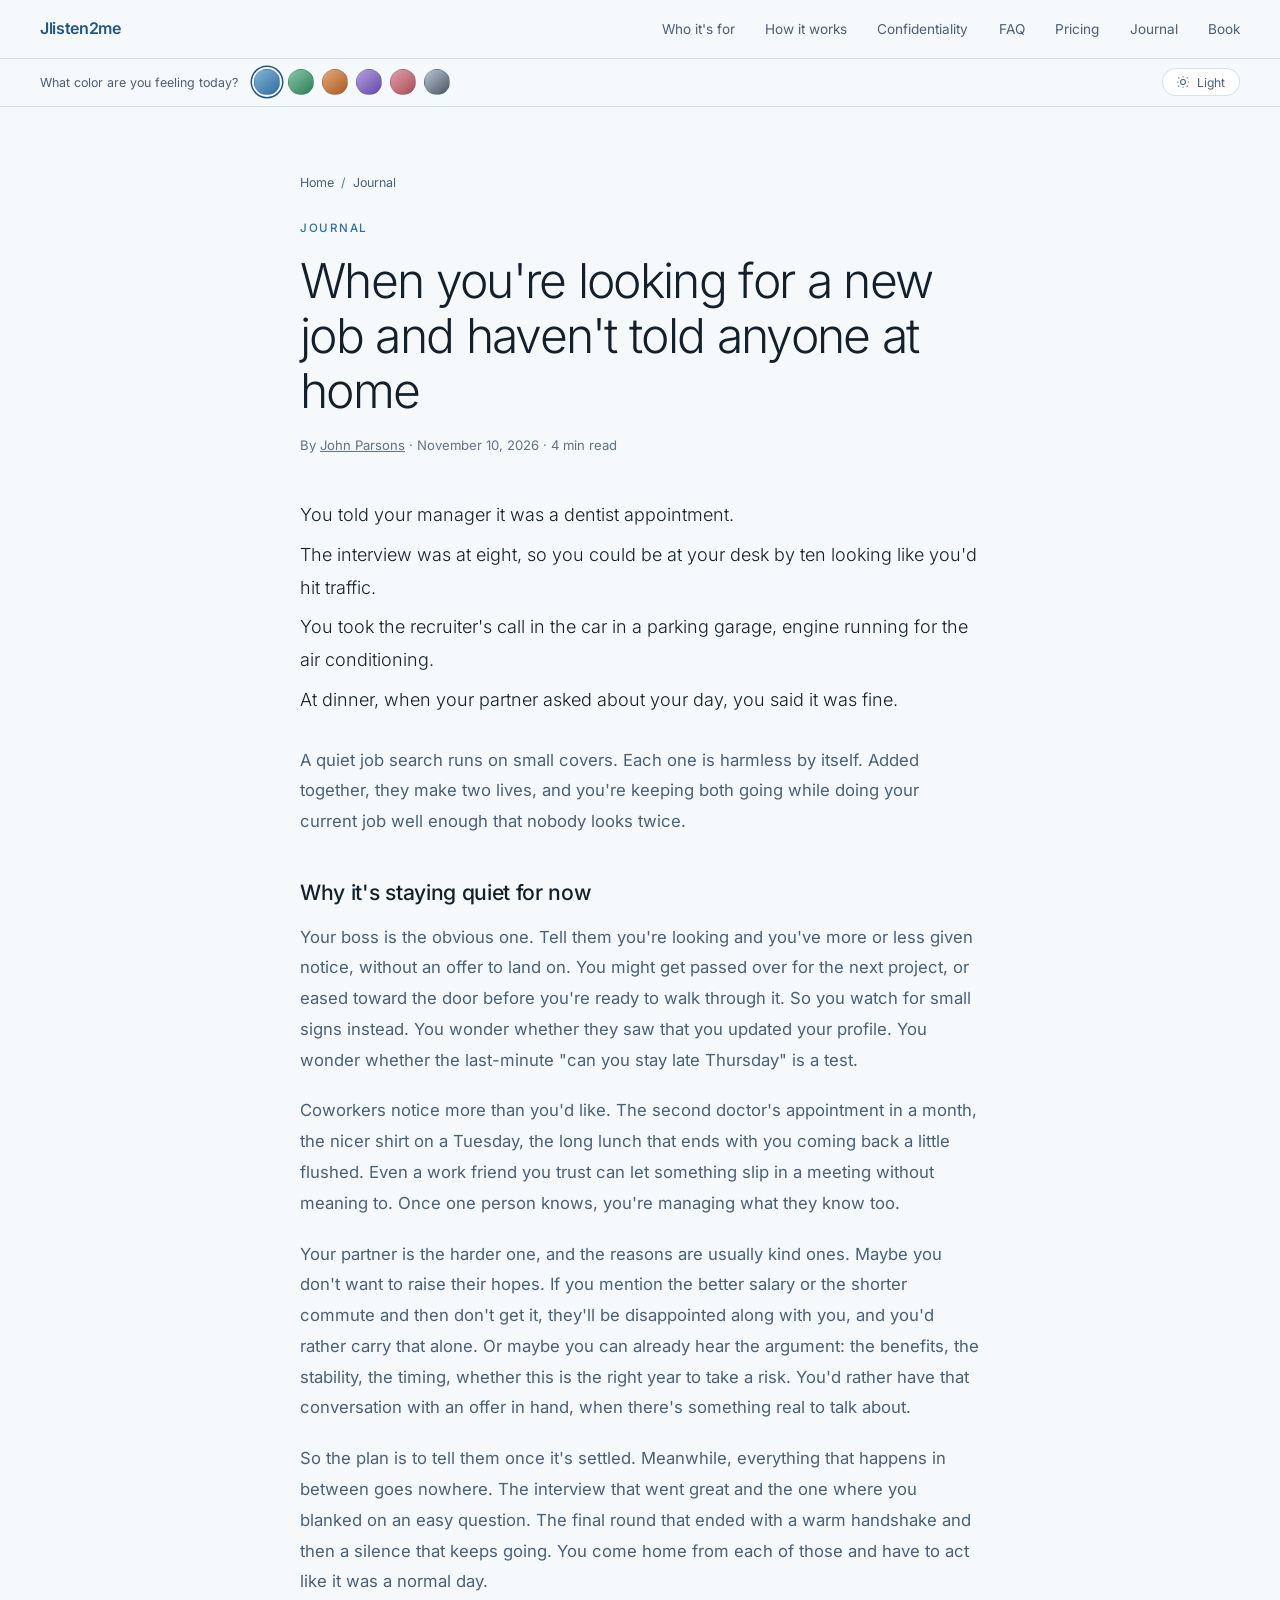
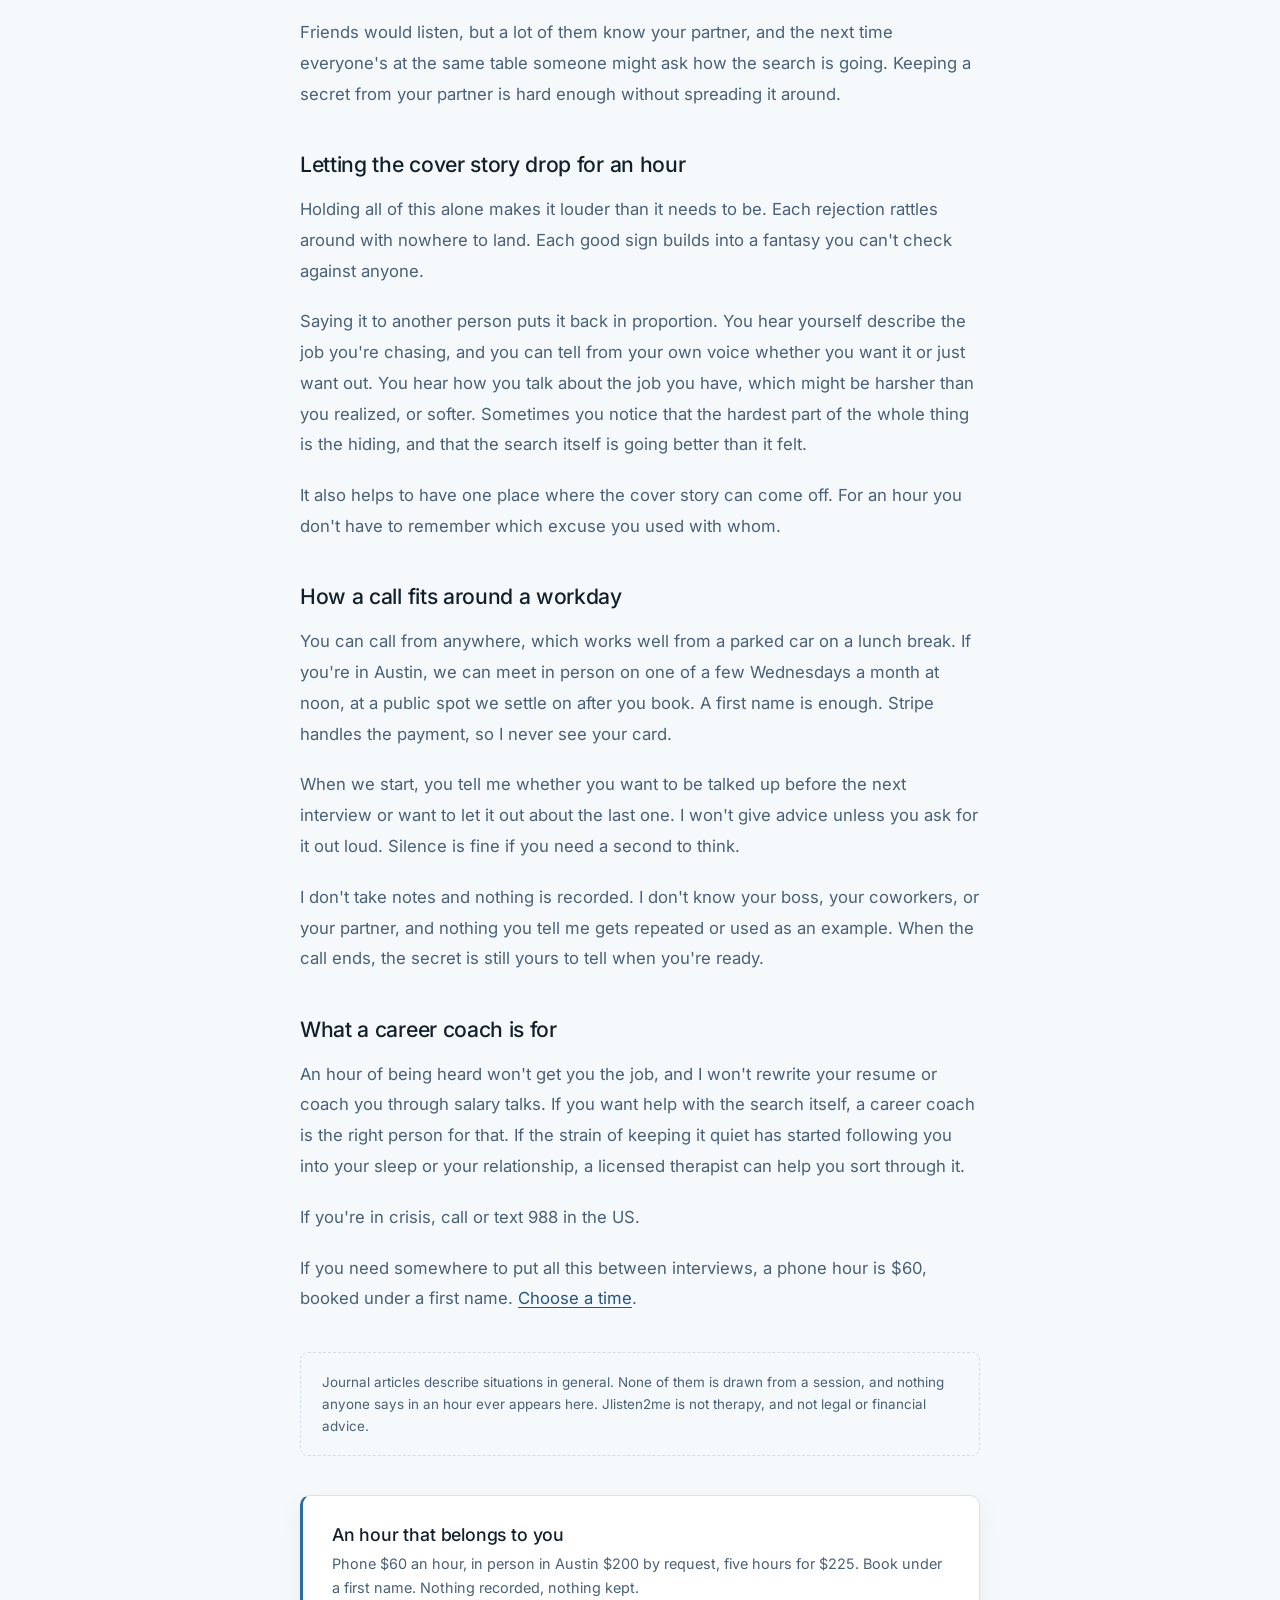
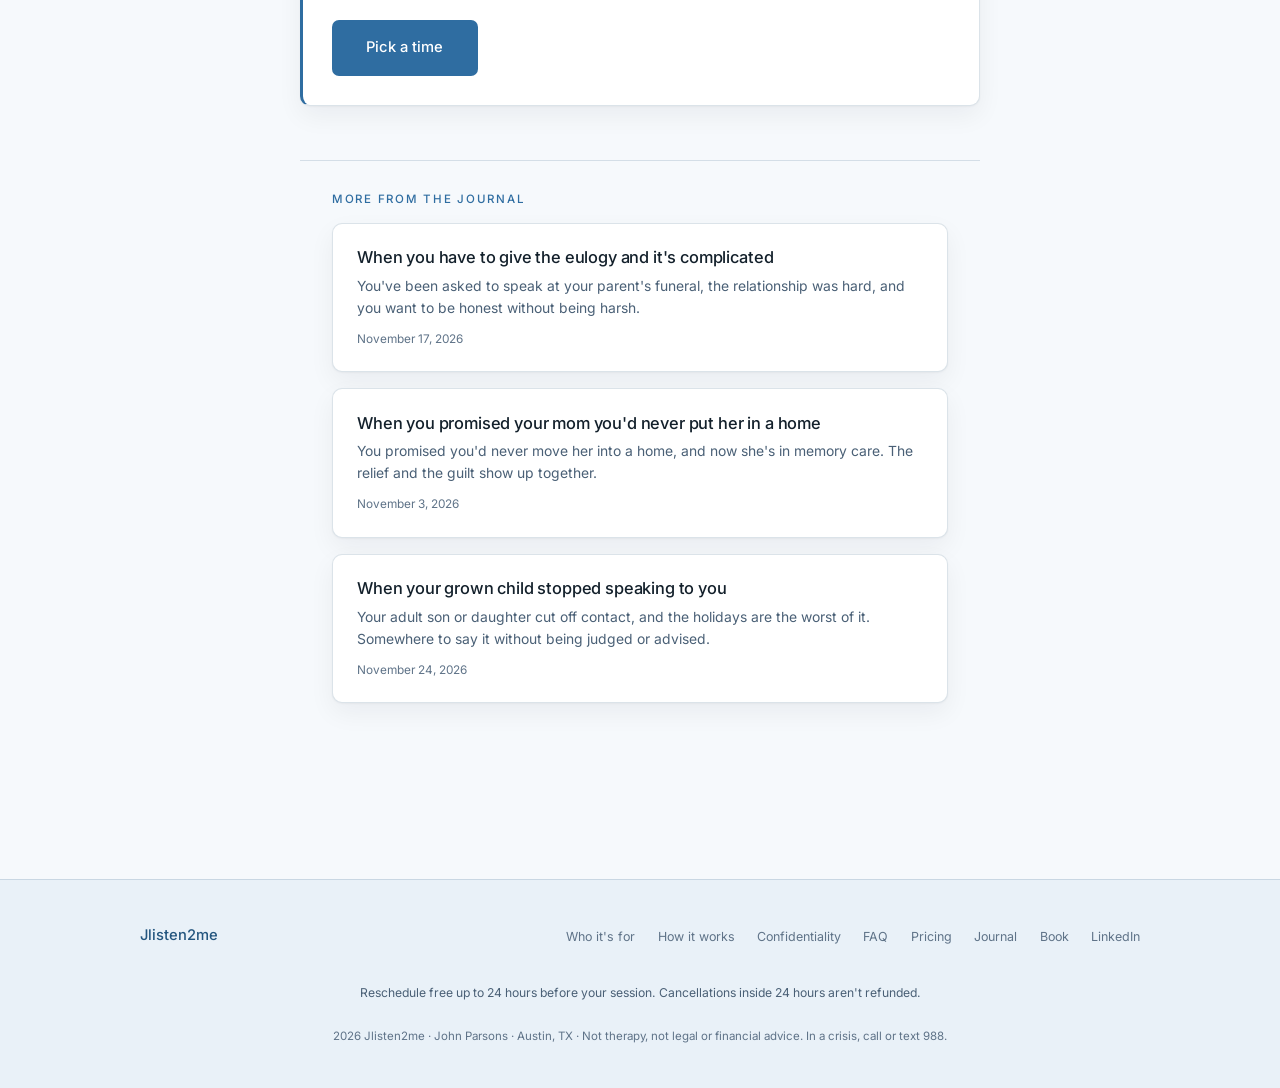
<file: journal/secret-job-search/index.html>
<!DOCTYPE html>
<html lang="en" data-palette="tide" data-theme="dark">
<head>
  <meta charset="UTF-8" />
  <meta name="viewport" content="width=device-width, initial-scale=1.0" />
  <title>When you&#x27;re looking for a new job and haven&#x27;t told anyone at home | Jlisten2me</title>
  <meta name="description" content="You&#x27;re interviewing quietly, hiding it at work and at home until there&#x27;s an offer. Somewhere to say it out loud first." />
  <meta name="author" content="John Parsons" />
  <meta name="robots" content="index, follow, max-image-preview:large" />
  <meta name="theme-color" content="#0f1923" id="themeColorMeta" />
  <link rel="canonical" href="https://jlisten2me.com/journal/secret-job-search/" />
  <meta property="og:site_name" content="Jlisten2me" />
  <meta property="og:locale" content="en_US" />
  <meta property="og:title" content="When you&#x27;re looking for a new job and haven&#x27;t told anyone at home | Jlisten2me" />
  <meta property="og:description" content="You&#x27;re interviewing quietly, hiding it at work and at home until there&#x27;s an offer. Somewhere to say it out loud first." />
  <meta property="og:url" content="https://jlisten2me.com/journal/secret-job-search/" />
  <meta property="og:type" content="article" />
  <meta property="og:image" content="https://jlisten2me.com/og.png" />
  <meta property="og:image:width" content="1200" />
  <meta property="og:image:height" content="630" />
  <meta property="og:image:alt" content="Jlisten2me. Say it out loud. Confidential listening by phone or in person in Austin." />
  <meta property="article:published_time" content="2026-11-10" />
  <meta property="article:modified_time" content="2026-11-10" />
  <meta property="article:author" content="John Parsons" />
  <meta property="article:section" content="Journal" />
  <meta name="twitter:card" content="summary_large_image" />
  <meta name="twitter:title" content="When you&#x27;re looking for a new job and haven&#x27;t told anyone at home | Jlisten2me" />
  <meta name="twitter:description" content="You&#x27;re interviewing quietly, hiding it at work and at home until there&#x27;s an offer. Somewhere to say it out loud first." />
  <meta name="twitter:image" content="https://jlisten2me.com/og.png" />
  <link rel="alternate" type="application/rss+xml" title="Jlisten2me Journal" href="https://jlisten2me.com/journal/feed.xml" />
  <link rel="icon" href="data:image/svg+xml,%3Csvg xmlns='http://www.w3.org/2000/svg' viewBox='0 0 32 32'%3E%3Crect width='32' height='32' rx='7' fill='%235b8db8'/%3E%3Cpath d='M8 13v6M12 10v12M16 12.5v7M20 9v14M24 13v6' stroke='%23fff' stroke-width='2.4' stroke-linecap='round'/%3E%3C/svg%3E" />
  <link rel="preload" href="/fonts/inter-latin-wght-normal.woff2" as="font" type="font/woff2" crossorigin />
  <link rel="stylesheet" href="/journal/journal.css" />
  <script>(function(){var r=document.documentElement,p,t;try{p=localStorage.getItem('j2m-palette');t=localStorage.getItem('j2m-theme');}catch(e){}if(p&&/^(tide|moss|ember|plum|clay|ink)$/.test(p))r.dataset.palette=p;r.dataset.theme=t==='light'||t==='dark'?t:(window.matchMedia&&matchMedia('(prefers-color-scheme: light)').matches?'light':'dark');})();</script>
  <script type="application/ld+json">
{
  "@context": "https://schema.org",
  "@graph": [
    {
      "@type": "BlogPosting",
      "@id": "https://jlisten2me.com/journal/secret-job-search/#article",
      "headline": "When you're looking for a new job and haven't told anyone at home",
      "description": "You're interviewing quietly, hiding it at work and at home until there's an offer. Somewhere to say it out loud first.",
      "datePublished": "2026-11-10",
      "dateModified": "2026-11-10",
      "wordCount": 842,
      "inLanguage": "en-US",
      "url": "https://jlisten2me.com/journal/secret-job-search/",
      "mainEntityOfPage": "https://jlisten2me.com/journal/secret-job-search/",
      "image": "https://jlisten2me.com/og.png",
      "author": {
        "@type": "Person",
        "@id": "https://jlisten2me.com/#person",
        "name": "John Parsons",
        "url": "https://jlisten2me.com/#about",
        "jobTitle": "Founder",
        "image": "https://jlisten2me.com/john-parsons.webp",
        "sameAs": [
          "https://www.linkedin.com/in/parsonsjo"
        ]
      },
      "publisher": {
        "@id": "https://jlisten2me.com/#service"
      },
      "isPartOf": {
        "@id": "https://jlisten2me.com/journal/#blog"
      },
      "about": {
        "@type": "Thing",
        "name": "Confidential listening"
      }
    },
    {
      "@type": "BreadcrumbList",
      "itemListElement": [
        {
          "@type": "ListItem",
          "position": 1,
          "name": "Home",
          "item": "https://jlisten2me.com/"
        },
        {
          "@type": "ListItem",
          "position": 2,
          "name": "Journal",
          "item": "https://jlisten2me.com/journal/"
        },
        {
          "@type": "ListItem",
          "position": 3,
          "name": "When you're looking for a new job and haven't told anyone at home",
          "item": "https://jlisten2me.com/journal/secret-job-search/"
        }
      ]
    }
  ]
}
  </script>
</head>
<body>
<a class="sr-only skip" href="#main">Skip to the content</a>
<header class="site">
  <div class="nav-row">
    <a href="/" class="nav-logo">Jlisten2me</a>
    <nav aria-label="Main"><ul class="nav-links">
      <li><a href="/#who">Who it's for</a></li>
      <li><a href="/#how">How it works</a></li>
      <li><a href="/#trust">Confidentiality</a></li>
      <li><a href="/#faq">FAQ</a></li>
      <li><a href="/#pricing">Pricing</a></li>
      <li><a href="/journal/">Journal</a></li>
      <li><a href="/#book">Book</a></li>
    </ul></nav>
  </div>
  <div class="palette-bar">
    <span class="palette-q" id="paletteQ">What color are you feeling today?</span>
    <div class="swatches" role="group" aria-labelledby="paletteQ">
      <button class="swatch sw-tide"  data-palette="tide"  aria-pressed="true"  title="Tide"><span class="sr-only">Tide</span></button>
      <button class="swatch sw-moss"  data-palette="moss"  aria-pressed="false" title="Moss"><span class="sr-only">Moss</span></button>
      <button class="swatch sw-ember" data-palette="ember" aria-pressed="false" title="Ember"><span class="sr-only">Ember</span></button>
      <button class="swatch sw-plum"  data-palette="plum"  aria-pressed="false" title="Plum"><span class="sr-only">Plum</span></button>
      <button class="swatch sw-clay"  data-palette="clay"  aria-pressed="false" title="Clay"><span class="sr-only">Clay</span></button>
      <button class="swatch sw-ink"   data-palette="ink"   aria-pressed="false" title="Ink"><span class="sr-only">Ink</span></button>
    </div>
    <button class="mode-toggle" id="modeToggle" aria-pressed="true">
      <svg class="icon-moon" viewBox="0 0 24 24" fill="none" stroke="currentColor" stroke-width="1.8" aria-hidden="true"><path d="M21 12.8A9 9 0 1 1 11.2 3a7 7 0 0 0 9.8 9.8z"/></svg>
      <svg class="icon-sun" viewBox="0 0 24 24" fill="none" stroke="currentColor" stroke-width="1.8" aria-hidden="true"><circle cx="12" cy="12" r="4.2"/><path d="M12 2v2M12 20v2M4.2 4.2l1.4 1.4M18.4 18.4l1.4 1.4M2 12h2M20 12h2M4.2 19.8l1.4-1.4M18.4 5.6l1.4-1.4"/></svg>
      <span id="modeLabel">Dark</span>
    </button>
  </div>
</header>
<main class="j" id="main">
<article class="j-wrap">
  <nav class="crumbs" aria-label="Breadcrumb"><a href="/">Home</a><span aria-hidden="true">/</span><a href="/journal/">Journal</a></nav>
  <p class="j-eyebrow">Journal</p>
  <h1>When you&#x27;re looking for a new job and haven&#x27;t told anyone at home</h1>
  <p class="j-meta">By <a href="/#about">John Parsons</a> · <time datetime="2026-11-10">November 10, 2026</time> · 4 min read</p>
  <div class="j-body">
<p class="lines"><span class="line">You told your manager it was a dentist appointment.</span><span class="line">The interview was at eight, so you could be at your desk by ten looking like you'd hit traffic.</span><span class="line">You took the recruiter's call in the car in a parking garage, engine running for the air conditioning.</span><span class="line">At dinner, when your partner asked about your day, you said it was fine.</span></p>
<p>A quiet job search runs on small covers. Each one is harmless by itself. Added together, they make two lives, and you're keeping both going while doing your current job well enough that nobody looks twice.</p>
<h2>Why it's staying quiet for now</h2>
<p>Your boss is the obvious one. Tell them you're looking and you've more or less given notice, without an offer to land on. You might get passed over for the next project, or eased toward the door before you're ready to walk through it. So you watch for small signs instead. You wonder whether they saw that you updated your profile. You wonder whether the last-minute "can you stay late Thursday" is a test.</p>
<p>Coworkers notice more than you'd like. The second doctor's appointment in a month, the nicer shirt on a Tuesday, the long lunch that ends with you coming back a little flushed. Even a work friend you trust can let something slip in a meeting without meaning to. Once one person knows, you're managing what they know too.</p>
<p>Your partner is the harder one, and the reasons are usually kind ones. Maybe you don't want to raise their hopes. If you mention the better salary or the shorter commute and then don't get it, they'll be disappointed along with you, and you'd rather carry that alone. Or maybe you can already hear the argument: the benefits, the stability, the timing, whether this is the right year to take a risk. You'd rather have that conversation with an offer in hand, when there's something real to talk about.</p>
<p>So the plan is to tell them once it's settled. Meanwhile, everything that happens in between goes nowhere. The interview that went great and the one where you blanked on an easy question. The final round that ended with a warm handshake and then a silence that keeps going. You come home from each of those and have to act like it was a normal day.</p>
<p>Friends would listen, but a lot of them know your partner, and the next time everyone's at the same table someone might ask how the search is going. Keeping a secret from your partner is hard enough without spreading it around.</p>
<h2>Letting the cover story drop for an hour</h2>
<p>Holding all of this alone makes it louder than it needs to be. Each rejection rattles around with nowhere to land. Each good sign builds into a fantasy you can't check against anyone.</p>
<p>Saying it to another person puts it back in proportion. You hear yourself describe the job you're chasing, and you can tell from your own voice whether you want it or just want out. You hear how you talk about the job you have, which might be harsher than you realized, or softer. Sometimes you notice that the hardest part of the whole thing is the hiding, and that the search itself is going better than it felt.</p>
<p>It also helps to have one place where the cover story can come off. For an hour you don't have to remember which excuse you used with whom.</p>
<h2>How a call fits around a workday</h2>
<p>You can call from anywhere, which works well from a parked car on a lunch break. If you're in Austin, we can meet in person on one of a few Wednesdays a month at noon, at a public spot we settle on after you book. A first name is enough. Stripe handles the payment, so I never see your card.</p>
<p>When we start, you tell me whether you want to be talked up before the next interview or want to let it out about the last one. I won't give advice unless you ask for it out loud. Silence is fine if you need a second to think.</p>
<p>I don't take notes and nothing is recorded. I don't know your boss, your coworkers, or your partner, and nothing you tell me gets repeated or used as an example. When the call ends, the secret is still yours to tell when you're ready.</p>
<h2>What a career coach is for</h2>
<p>An hour of being heard won't get you the job, and I won't rewrite your resume or coach you through salary talks. If you want help with the search itself, a career coach is the right person for that. If the strain of keeping it quiet has started following you into your sleep or your relationship, a licensed therapist can help you sort through it.</p>
<p>If you're in crisis, call or text 988 in the US.</p>
<p>If you need somewhere to put all this between interviews, a phone hour is $60, booked under a first name. <a href="/#book">Choose a time</a>.</p>
  </div>
  <p class="j-note">Journal articles describe situations in general. None of them is drawn from a session, and nothing anyone says in an hour ever appears here. Jlisten2me is not therapy, and not legal or financial advice.</p>
  <aside class="j-cta" aria-labelledby="cta-h">
    <h2 id="cta-h">An hour that belongs to you</h2>
    <p>Phone $60 an hour, in person in Austin $200 by request, five hours for $225. Book under a first name. Nothing recorded, nothing kept.</p>
    <a class="btn btn-primary" href="/#book">Pick a time</a>
  </aside>
  <section class="j-more" aria-labelledby="more-h">
    <h2 id="more-h">More from the journal</h2>
    <ul class="j-list">
      <li class="j-item"><a href="/journal/complicated-eulogy/"><h3>When you have to give the eulogy and it&#x27;s complicated</h3><p>You&#x27;ve been asked to speak at your parent&#x27;s funeral, the relationship was hard, and you want to be honest without being harsh.</p><time datetime="2026-11-17">November 17, 2026</time></a></li>
      <li class="j-item"><a href="/journal/promised-never-a-home/"><h3>When you promised your mom you&#x27;d never put her in a home</h3><p>You promised you&#x27;d never move her into a home, and now she&#x27;s in memory care. The relief and the guilt show up together.</p><time datetime="2026-11-03">November 3, 2026</time></a></li>
      <li class="j-item"><a href="/journal/grown-child-stopped-speaking/"><h3>When your grown child stopped speaking to you</h3><p>Your adult son or daughter cut off contact, and the holidays are the worst of it. Somewhere to say it without being judged or advised.</p><time datetime="2026-11-24">November 24, 2026</time></a></li>
    </ul>
  </section>
</article>
</main>
<footer>
  <div class="footer-inner">
    <span class="footer-brand">Jlisten2me</span>
    <ul class="footer-links">
      <li><a href="/#who">Who it's for</a></li>
      <li><a href="/#how">How it works</a></li>
      <li><a href="/#trust">Confidentiality</a></li>
      <li><a href="/#faq">FAQ</a></li>
      <li><a href="/#pricing">Pricing</a></li>
      <li><a href="/journal/">Journal</a></li>
      <li><a href="/#book">Book</a></li>
      <li><a href="https://www.linkedin.com/in/parsonsjo" target="_blank" rel="noopener">LinkedIn</a></li>
    </ul>
    <p class="footer-policy">Reschedule free up to 24 hours before your session. Cancellations inside 24 hours aren't refunded.</p>
    <p class="footer-copy">2026 Jlisten2me · John Parsons · Austin, TX · Not therapy, not legal or financial advice. In a crisis, call or text 988.</p>
  </div>
</footer>
<script src="/journal/site.js" defer></script>
</body>
</html>
</file>
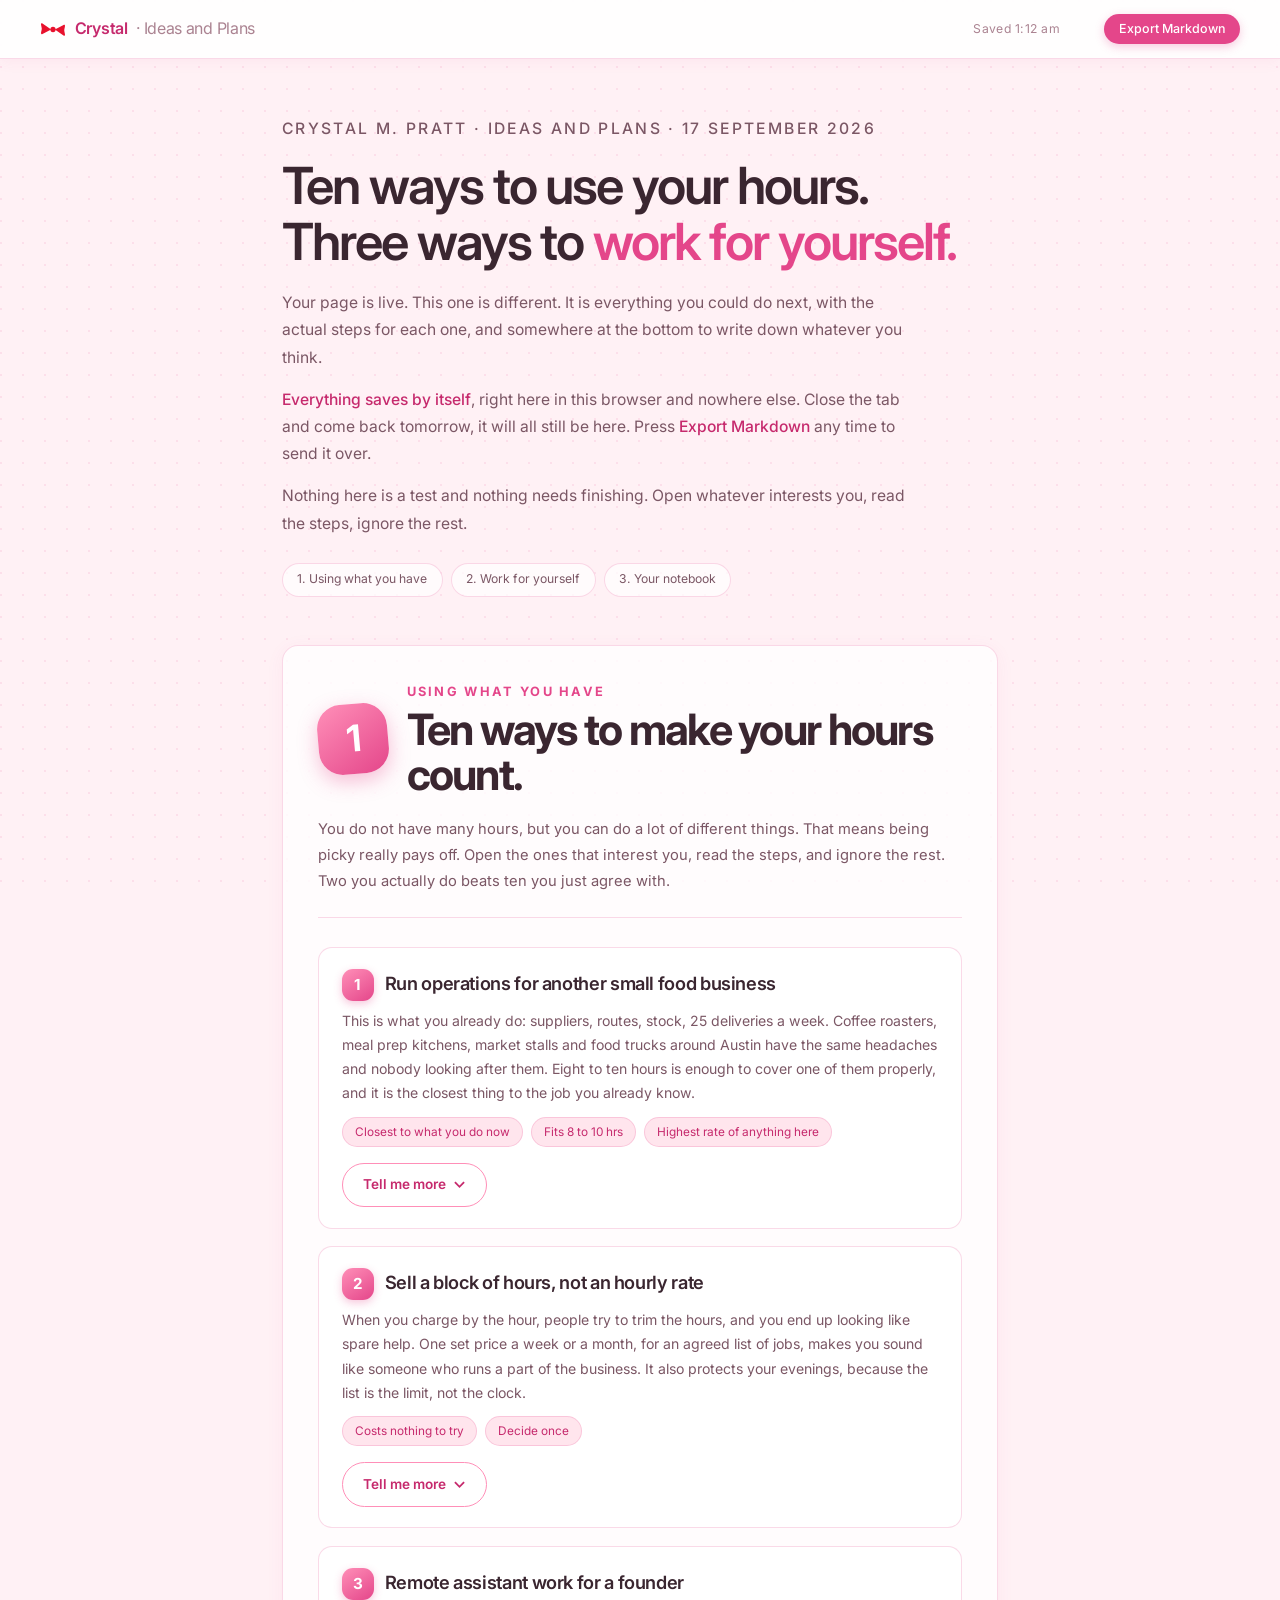
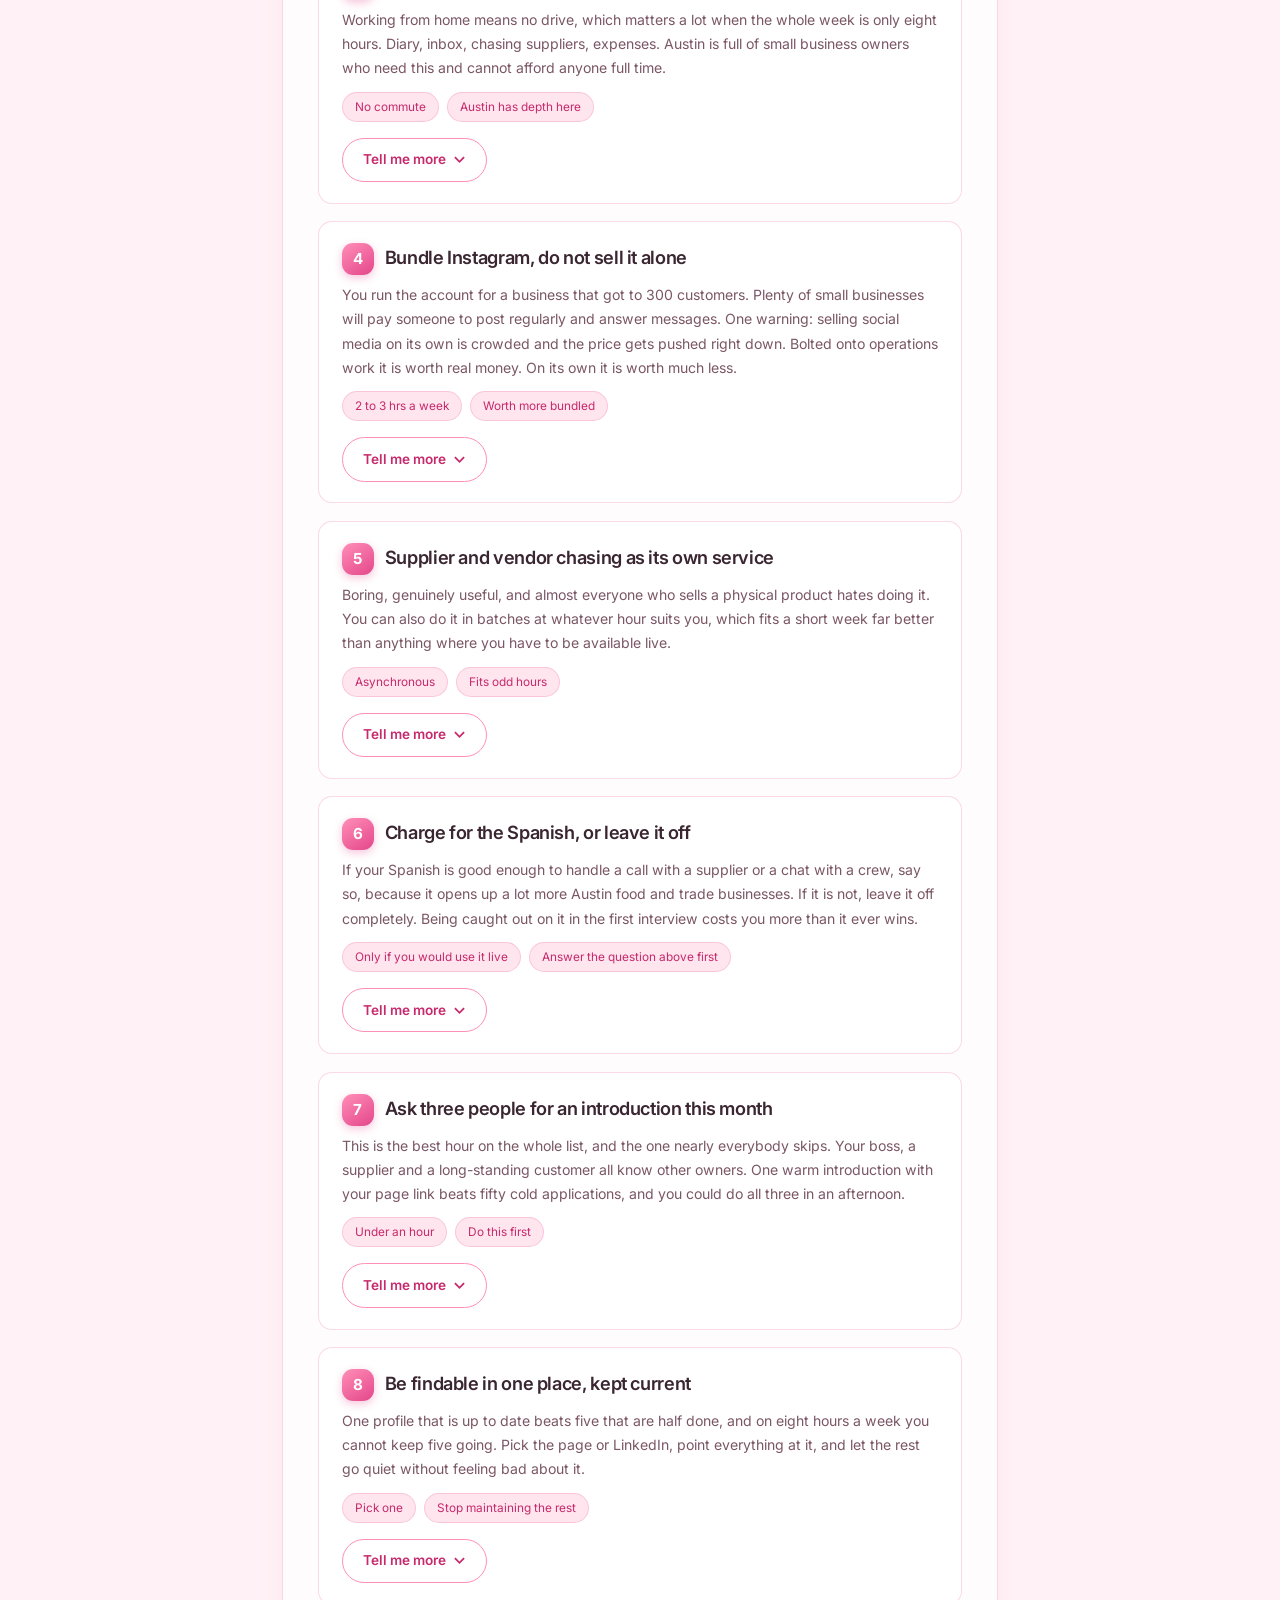
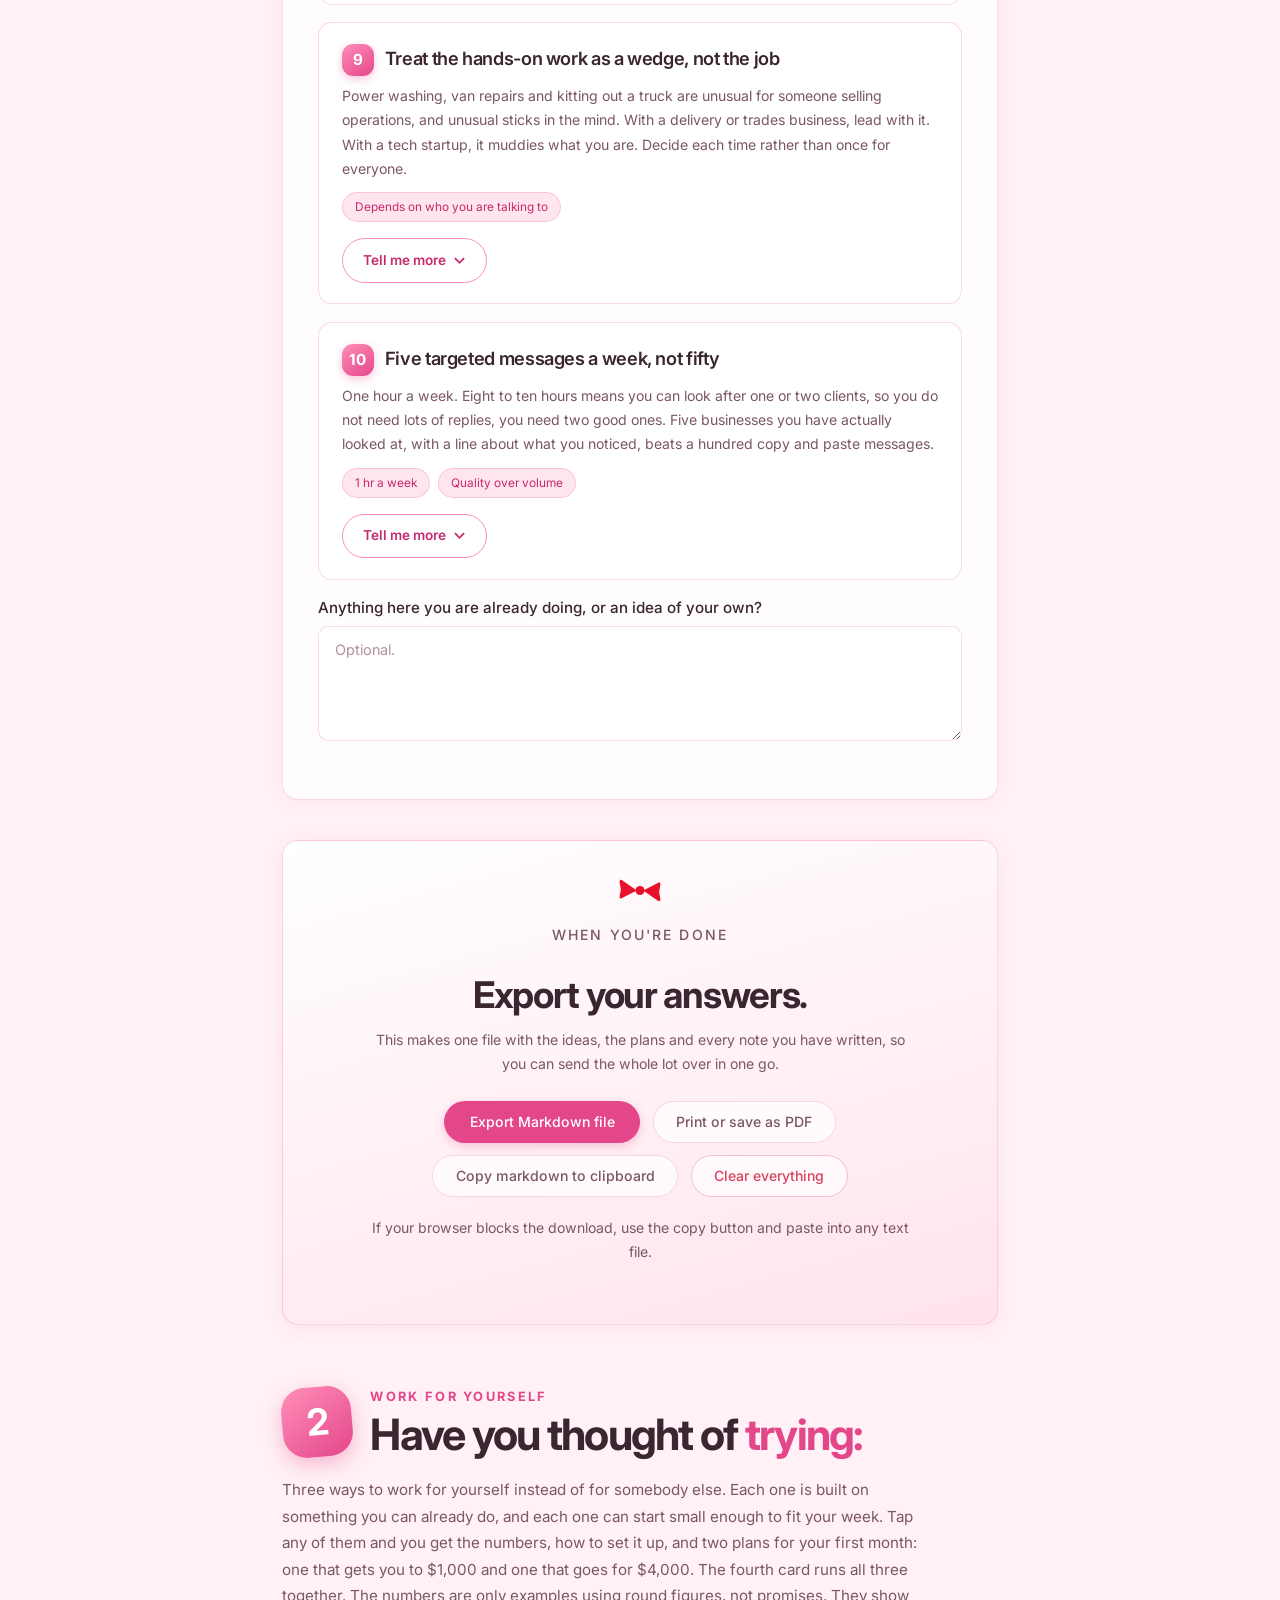
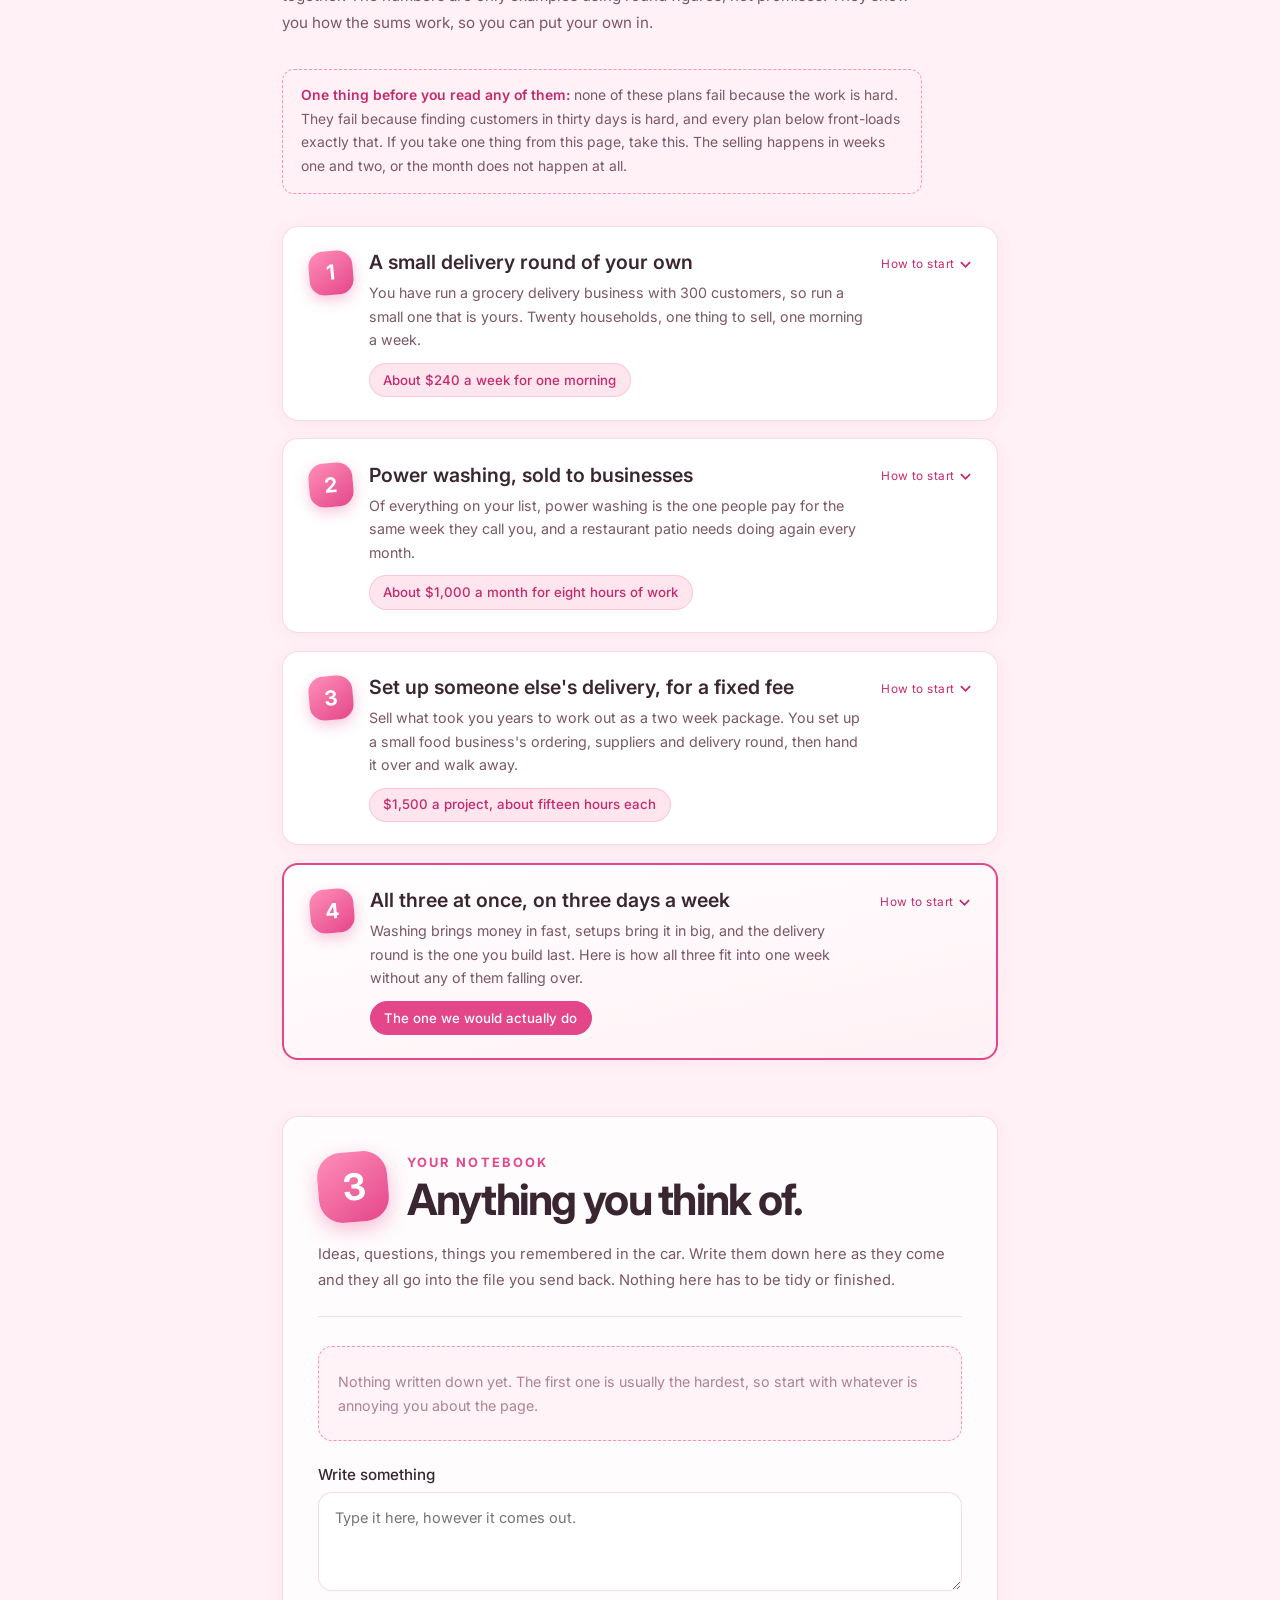
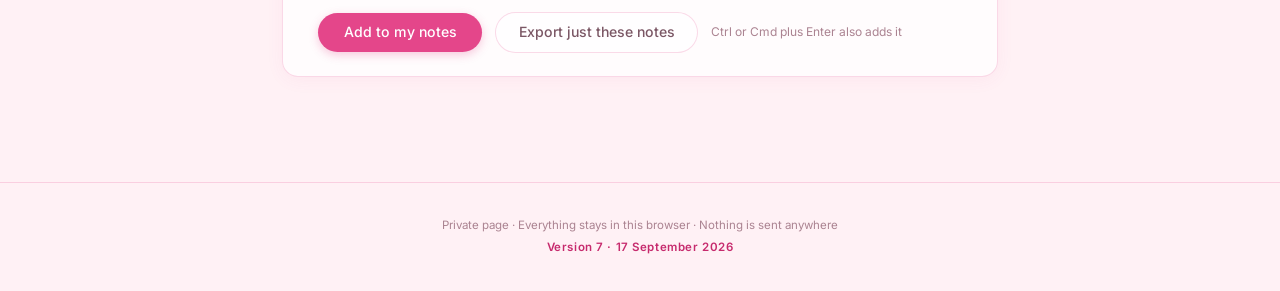
<file: crystal.html>
<!DOCTYPE html>
<html lang="en">
<head>
  <meta charset="UTF-8" />
  <meta name="viewport" content="width=device-width, initial-scale=1.0" />
  <meta name="robots" content="noindex, nofollow" />
  <title>Crystal · Ideas and Plans</title>
  <meta name="description" content="Ideas and month-by-month plans for Crystal M. Pratt. Notes save in this browser and export to markdown." />
  <meta name="theme-color" content="#ffe3ec" />
  <link rel="icon" href="data:image/svg+xml,%3Csvg xmlns='http://www.w3.org/2000/svg' viewBox='0 0 32 22'%3E%3Cg fill='%23e8112d'%3E%3Cpath d='M13.6 11 2.4 3.3C1 2.4.2 3.2.6 5.3l.7 3.5c.2.9.2 1.5 0 2.4l-.7 3.5c-.4 2.1.4 2.9 1.8 2L13.6 11Z'/%3E%3Cpath d='M18.4 11l11.2 7.7c1.4.9 2.2.1 1.8-2l-.7-3.5a6 6 0 0 1 0-2.4l.7-3.5c.4-2.1-.4-2.9-1.8-2L18.4 11Z'/%3E%3Ccircle cx='16' cy='11' r='3.4'/%3E%3C/g%3E%3C/svg%3E" />
  <link rel="preconnect" href="https://fonts.googleapis.com" />
  <link rel="preconnect" href="https://fonts.gstatic.com" crossorigin />
  <link href="https://fonts.googleapis.com/css2?family=Inter:wght@300;400;500;600&display=swap" rel="stylesheet" />
  <style>
    *, *::before, *::after { box-sizing: border-box; margin: 0; padding: 0; }
    :root {
      --bg-dark: #fff1f5; --bg-mid: #ffe3ec; --bg-light: #ffffff;
      --accent: #e4468a; --accent-soft: #ff8fb8; --accent-deep: #c62a6d;
      --ribbon: #e8112d;
      --text-primary: #3a2630; --text-secondary: #7b5765; --text-muted: #ab8391;
      --border: rgba(228,70,138,0.20); --card-bg: rgba(255,255,255,0.78);
      --danger: #d6455f;
      --font: 'Inter', system-ui, -apple-system, sans-serif;
    }
    html { scroll-behavior: smooth; }
    body {
      font-family: var(--font); color: var(--text-primary); line-height: 1.7; font-size: 16px; -webkit-font-smoothing: antialiased;
      background-color: var(--bg-dark);
      background-image: radial-gradient(circle at 1px 1px, rgba(228,70,138,0.10) 1.5px, transparent 0);
      background-size: 22px 22px;
      background-attachment: fixed;
    }

    .topbar { position: sticky; top: 0; z-index: 100; display: flex; justify-content: space-between; align-items: center; gap: 1rem; flex-wrap: wrap; padding: 0.9rem 2.5rem; background: rgba(255,255,255,0.9); backdrop-filter: blur(14px); border-bottom: 1px solid var(--border); box-shadow: 0 2px 14px rgba(228,70,138,0.07); }
    .topbar-brand { display: inline-flex; align-items: center; gap: 0.55rem; font-size: 1rem; font-weight: 600; color: var(--accent-deep); letter-spacing: -0.02em; text-decoration: none; white-space: nowrap; }
    .topbar-brand span { color: var(--text-muted); font-weight: 400; }
    .bow { width: 26px; height: 17px; flex-shrink: 0; color: var(--ribbon); }
    .bow-lg { width: 44px; height: 29px; }
    .topbar-right { display: flex; align-items: center; gap: 1.2rem; flex-wrap: wrap; }
    .status { font-size: 0.76rem; color: var(--text-muted); letter-spacing: 0.04em; min-width: 7rem; }
    .status.warn { color: var(--danger); }
    .progress { display: flex; align-items: center; gap: 0.6rem; font-size: 0.76rem; color: var(--text-secondary); letter-spacing: 0.04em; }
    .progress-track { width: 110px; height: 6px; background: rgba(228,70,138,0.13); border-radius: 3px; overflow: hidden; }
    .progress-fill { height: 100%; width: 0; background: linear-gradient(90deg, var(--accent-soft), var(--accent)); transition: width 0.3s ease; }

    .btn { display: inline-flex; align-items: center; gap: 0.5rem; border-radius: 999px; font-family: var(--font); font-weight: 500; font-size: 0.88rem; text-decoration: none; transition: all 0.2s; cursor: pointer; border: none; line-height: 1.2; }
    .btn-primary { padding: 0.7rem 1.6rem; background: var(--accent); color: #fff; box-shadow: 0 3px 10px rgba(228,70,138,0.28); }
    .btn-primary:hover { background: var(--accent-deep); transform: translateY(-1px); box-shadow: 0 5px 16px rgba(228,70,138,0.34); }
    .btn-ghost { padding: 0.7rem 1.4rem; background: rgba(255,255,255,0.7); color: var(--text-secondary); border: 1px solid var(--border); }
    .btn-ghost:hover { color: var(--accent-deep); border-color: var(--accent-soft); background: #fff; }
    .btn-danger { color: var(--danger); border-color: rgba(214,69,95,0.3); }
    .btn-danger:hover { color: #b62a44; border-color: rgba(214,69,95,0.6); background: #fff; }
    .btn-sm { padding: 0.45rem 0.9rem; font-size: 0.78rem; }
    .btn:focus-visible, input:focus-visible, textarea:focus-visible, select:focus-visible { outline: 2px solid var(--accent-deep); outline-offset: 2px; }

    main { max-width: 780px; margin: 0 auto; padding: 3.5rem 2rem 5rem; }

    .intro { margin-bottom: 3rem; }
    .eyebrow { font-size: 0.72rem; letter-spacing: 0.15em; text-transform: uppercase; color: var(--accent); font-weight: 500; margin-bottom: 0.9rem; }
    h1 { font-size: clamp(2.1rem, 5.5vw, 3.2rem); font-weight: 600; letter-spacing: -0.04em; line-height: 1.1; margin-bottom: 1.2rem; }
    h1 em { font-style: normal; color: var(--accent); }
    .intro p { color: var(--text-secondary); font-size: 0.98rem; line-height: 1.75; margin-bottom: 0.9rem; max-width: 640px; }
    .intro p strong { color: var(--accent-deep); font-weight: 500; }

    .toc { display: flex; flex-wrap: wrap; gap: 0.5rem; margin-top: 1.6rem; }
    .toc a { font-size: 0.76rem; color: var(--text-secondary); text-decoration: none; padding: 0.35rem 0.9rem; background: rgba(255,255,255,0.7); border: 1px solid var(--border); border-radius: 999px; transition: all 0.2s; }
    .toc a:hover { color: #fff; background: var(--accent); border-color: var(--accent); }

    .section { padding: 2.2rem 2.2rem 1.4rem; background: var(--card-bg); border: 1px solid var(--border); border-radius: 16px; margin-bottom: 1.6rem; scroll-margin-top: 5.5rem; box-shadow: 0 3px 18px rgba(228,70,138,0.06); }
    .section.priority { border-color: var(--accent-soft); border-width: 2px; background: #fff; }
    .section-label { font-size: 0.72rem; letter-spacing: 0.15em; text-transform: uppercase; color: var(--accent); font-weight: 500; margin-bottom: 0.5rem; }
    h2 { font-size: clamp(1.35rem, 3vw, 1.75rem); font-weight: 300; letter-spacing: -0.03em; line-height: 1.25; margin-bottom: 0.5rem; }

    .sec-head { display: flex; align-items: center; gap: 1.15rem; margin-bottom: 1.2rem; }
    .sec-num { flex-shrink: 0; width: 70px; height: 70px; border-radius: 24px; background: linear-gradient(145deg, var(--accent-soft) 0%, var(--accent) 100%); color: #fff; font-size: 2.3rem; font-weight: 700; letter-spacing: -0.05em; display: inline-flex; align-items: center; justify-content: center; box-shadow: 0 7px 20px rgba(228,70,138,0.34); transform: rotate(-5deg); }
    .sec-kicker { font-size: 0.8rem; letter-spacing: 0.18em; text-transform: uppercase; color: var(--accent); font-weight: 700; margin-bottom: 0.25rem; }
    h2.sec-title { font-size: clamp(1.75rem, 4.6vw, 2.7rem); font-weight: 700; letter-spacing: -0.04em; line-height: 1.06; color: var(--text-primary); margin-bottom: 0; }

    .why { font-size: 0.92rem; color: var(--text-secondary); line-height: 1.75; margin-bottom: 1.8rem; padding-bottom: 1.4rem; border-bottom: 1px solid var(--border); }

    .note { padding: 1rem 1.2rem; background: rgba(255,227,236,0.6); border-left: 3px solid var(--accent-soft); border-radius: 0 10px 10px 0; margin-bottom: 1.5rem; }
    .note-title { font-size: 0.74rem; letter-spacing: 0.1em; text-transform: uppercase; color: var(--accent-deep); font-weight: 600; margin-bottom: 0.3rem; }
    .note p { font-size: 0.87rem; color: var(--text-secondary); line-height: 1.7; }
    .note p + p { margin-top: 0.6rem; }

    .form-group { margin-bottom: 1.7rem; }
    .form-group > label, .group-label { display: block; font-size: 0.95rem; color: var(--text-primary); font-weight: 500; line-height: 1.5; margin-bottom: 0.35rem; }
    .hint { display: block; font-size: 0.8rem; color: var(--text-muted); line-height: 1.6; margin-bottom: 0.7rem; }
    .form-group input[type=text], .form-group select, .form-group textarea { width: 100%; padding: 0.75rem 1rem; background: #fff; border: 1px solid var(--border); border-radius: 10px; color: var(--text-primary); font-family: var(--font); font-size: 0.9rem; line-height: 1.55; transition: border-color 0.2s, box-shadow 0.2s; outline: none; }
    .form-group input[type=text]:focus, .form-group select:focus, .form-group textarea:focus { border-color: var(--accent); box-shadow: 0 0 0 3px rgba(228,70,138,0.13); }
    .form-group select option { background: #fff; color: var(--text-primary); }
    .form-group textarea { resize: vertical; min-height: 110px; }
    .form-group textarea.tall { min-height: 165px; }
    .form-group input::placeholder, .form-group textarea::placeholder { color: var(--text-muted); opacity: 0.9; }
    .form-group.answered > label::after, .form-group.answered .group-label::after { content: ""; display: inline-block; width: 7px; height: 7px; border-radius: 50%; background: var(--accent); margin-left: 0.55rem; vertical-align: middle; }

    .choices { display: flex; flex-direction: column; gap: 0.5rem; }
    .choices.inline { flex-direction: row; flex-wrap: wrap; }
    .choice { display: flex; align-items: flex-start; gap: 0.65rem; padding: 0.6rem 1rem; background: #fff; border: 1px solid var(--border); border-radius: 12px; cursor: pointer; font-size: 0.87rem; color: var(--text-secondary); line-height: 1.55; transition: all 0.15s; }
    .choices.inline .choice { flex: 0 1 auto; align-items: center; }
    .choices.inline .choice input { margin-top: 0; }
    .choice:hover { border-color: var(--accent-soft); background: #fffafc; }
    .choice input { accent-color: var(--accent); margin-top: 0.28rem; flex-shrink: 0; }
    .choice.checked { border-color: var(--accent); background: rgba(255,227,236,0.8); color: var(--text-primary); }


    .idea { padding: 1.3rem 1.4rem 0.4rem; background: #fff; border: 1px solid var(--border); border-radius: 14px; margin-bottom: 1.1rem; }
    .idea-head { display: flex; align-items: baseline; gap: 0.7rem; flex-wrap: wrap; margin-bottom: 0.5rem; }
    .idea-num { font-size: 0.95rem; font-weight: 700; color: #fff; background: linear-gradient(145deg, var(--accent-soft), var(--accent)); width: 32px; height: 32px; border-radius: 11px; display: inline-flex; align-items: center; justify-content: center; flex-shrink: 0; box-shadow: 0 3px 9px rgba(228,70,138,0.3); }
    .idea-title { font-size: 1.14rem; font-weight: 600; color: var(--text-primary); line-height: 1.35; letter-spacing: -0.02em; }
    .idea-body { font-size: 0.88rem; color: var(--text-secondary); line-height: 1.72; margin-bottom: 0.7rem; }
    .idea-meta { display: flex; flex-wrap: wrap; gap: 0.5rem; margin-bottom: 1rem; }

    .how { margin-bottom: 0.9rem; }
    .how > summary { list-style: none; cursor: pointer; display: inline-flex; align-items: center; gap: 0.5rem; padding: 0.6rem 1.3rem; border-radius: 999px; background: #fff; border: 1px solid var(--accent-soft); color: var(--accent-deep); font-size: 0.85rem; font-weight: 600; transition: all 0.18s; }
    .how > summary::-webkit-details-marker { display: none; }
    .how > summary:hover { background: var(--accent); border-color: var(--accent); color: #fff; }
    .how > summary:focus-visible { outline: 2px solid var(--accent-deep); outline-offset: 2px; }
    .how > summary svg { width: 11px; height: 11px; transition: transform 0.25s; }
    .how[open] > summary svg { transform: rotate(180deg); }
    .how[open] > summary .lbl-closed, .how:not([open]) > summary .lbl-open { display: none; }
    .how-body { padding-top: 1.1rem; }
    .how-body > .plan-label { font-size: 0.72rem; letter-spacing: 0.12em; text-transform: uppercase; color: var(--accent); font-weight: 600; margin-bottom: 0.9rem; }
    .tag { font-size: 0.74rem; padding: 0.25rem 0.75rem; border-radius: 999px; background: rgba(255,227,236,0.9); color: var(--accent-deep); border: 1px solid var(--border); }

    .actions { margin-top: 2.5rem; padding: 2.2rem; background: linear-gradient(165deg, #fff 0%, var(--bg-mid) 100%); border: 1px solid var(--border); border-radius: 16px; text-align: center; box-shadow: 0 3px 18px rgba(228,70,138,0.08); }
    .actions .bow { margin-bottom: 0.6rem; }
    .actions h2 { font-size: clamp(1.6rem, 4vw, 2.3rem); font-weight: 700; letter-spacing: -0.035em; margin-bottom: 0.6rem; }
    .actions p { font-size: 0.88rem; color: var(--text-secondary); margin-bottom: 1.6rem; max-width: 540px; margin-left: auto; margin-right: auto; }
    .actions-row { display: flex; gap: 0.8rem; justify-content: center; flex-wrap: wrap; }
    .actions-note { font-size: 0.74rem; color: var(--text-muted); margin-top: 1.2rem; margin-bottom: 0; }

    .spinoffs { margin-top: 3.8rem; }
    .spin-herald { font-size: clamp(2rem, 5.2vw, 3.1rem); font-weight: 700; letter-spacing: -0.04em; line-height: 1.12; margin-bottom: 0.7rem; color: var(--text-primary); }
    .spin-herald em { font-style: normal; color: var(--accent); }
    .spin-sub { font-size: 0.95rem; color: var(--text-secondary); line-height: 1.75; max-width: 640px; margin-bottom: 2rem; }
    .spin { background: #fff; border: 1px solid var(--border); border-radius: 16px; margin-bottom: 1.1rem; box-shadow: 0 3px 18px rgba(228,70,138,0.06); overflow: hidden; }
    .spin[open] { border-color: var(--accent-soft); }
    .spin > summary { list-style: none; cursor: pointer; padding: 1.4rem 1.6rem; display: flex; align-items: flex-start; gap: 1rem; }
    .spin > summary::-webkit-details-marker { display: none; }
    .spin > summary:hover { background: #fffafc; }
    .spin > summary:focus-visible { outline: 2px solid var(--accent-deep); outline-offset: -3px; }
    .spin-badge { flex-shrink: 0; width: 44px; height: 44px; border-radius: 15px; background: linear-gradient(145deg, var(--accent-soft), var(--accent)); color: #fff; font-size: 1.3rem; font-weight: 700; display: inline-flex; align-items: center; justify-content: center; margin-top: 0.1rem; box-shadow: 0 5px 14px rgba(228,70,138,0.3); transform: rotate(-5deg); }
    .spin-head { flex: 1; min-width: 0; }
    .spin-title { display: block; font-size: 1.22rem; font-weight: 600; color: var(--text-primary); line-height: 1.4; margin-bottom: 0.3rem; }
    .spin-pitch { display: block; font-size: 0.89rem; color: var(--text-secondary); line-height: 1.65; }
    .spin-headline { display: inline-block; margin-top: 0.7rem; font-size: 0.83rem; font-weight: 500; color: var(--accent-deep); background: rgba(255,227,236,0.9); border: 1px solid var(--border); border-radius: 999px; padding: 0.3rem 0.85rem; }
    .figs { display: flex; flex-wrap: wrap; gap: 0.7rem; margin-bottom: 1.1rem; }
    .fig { flex: 1 1 150px; padding: 0.9rem 1.1rem; background: rgba(255,241,245,0.8); border: 1px solid var(--border); border-radius: 12px; }
    .fig-v { display: block; font-size: 1.6rem; font-weight: 600; letter-spacing: -0.03em; line-height: 1.15; color: var(--accent-deep); margin-bottom: 0.2rem; }
    .fig-l { display: block; font-size: 0.78rem; color: var(--text-muted); line-height: 1.5; }
    .math-sum { font-size: 0.89rem; color: var(--text-secondary); line-height: 1.7; margin-bottom: 0.7rem; }
    .math-test { font-size: 0.83rem; color: var(--text-secondary); line-height: 1.65; padding-left: 0.9rem; border-left: 2px solid var(--accent-soft); margin-bottom: 1.6rem; }
    .math-test strong { color: var(--accent-deep); font-weight: 600; }
    .spin-more { flex-shrink: 0; font-size: 0.74rem; color: var(--accent-deep); letter-spacing: 0.04em; white-space: nowrap; display: inline-flex; align-items: center; gap: 0.35rem; margin-top: 0.3rem; }
    .spin-more svg { width: 11px; height: 11px; transition: transform 0.25s; }
    .spin[open] .spin-more svg { transform: rotate(180deg); }
    .spin[open] .spin-more .label-closed, .spin:not([open]) .spin-more .label-open { display: none; }
    .spin-body { padding: 0.2rem 1.6rem 1.4rem; }
    .spin-body > .plan-label { font-size: 0.72rem; letter-spacing: 0.12em; text-transform: uppercase; color: var(--accent); font-weight: 600; padding-top: 1.2rem; border-top: 1px dashed var(--border); margin-bottom: 1rem; }
    .steps { list-style: none; margin-bottom: 1.3rem; }
    .steps li { display: flex; gap: 0.85rem; margin-bottom: 1rem; }
    .step-n { flex-shrink: 0; width: 22px; height: 22px; border-radius: 50%; border: 1px solid var(--accent-soft); color: var(--accent-deep); font-size: 0.72rem; font-weight: 600; display: inline-flex; align-items: center; justify-content: center; margin-top: 0.2rem; }
    .step-t { font-size: 0.89rem; color: var(--text-secondary); line-height: 1.72; }
    .step-t strong { color: var(--text-primary); font-weight: 500; }
    .tablist { display: flex; gap: 0.35rem; background: rgba(255,227,236,0.75); border: 1px solid var(--border); padding: 0.3rem; border-radius: 999px; margin-bottom: 1.2rem; }
    .tab { flex: 1 1 0; padding: 0.6rem 0.9rem; border: none; border-radius: 999px; background: transparent; font-family: var(--font); font-size: 0.86rem; font-weight: 600; color: var(--text-secondary); cursor: pointer; transition: all 0.18s; line-height: 1.3; }
    .tab:hover { color: var(--accent-deep); }
    .tab[aria-selected="true"] { background: #fff; color: var(--accent-deep); box-shadow: 0 2px 9px rgba(228,70,138,0.2); }
    .plan-panel:focus { outline: none; }
    .plan-meta { display: flex; flex-wrap: wrap; gap: 0.45rem; margin-bottom: 1rem; }
    .plan-meta .tag.strong { background: var(--accent); color: #fff; border-color: var(--accent); font-weight: 600; }
    .plan-real { font-size: 0.87rem; color: var(--text-secondary); line-height: 1.7; padding: 0.9rem 1.1rem; background: rgba(255,241,245,0.9); border: 1px dashed var(--accent-soft); border-radius: 12px; margin-bottom: 1.3rem; }
    .plan-real strong { color: var(--accent-deep); font-weight: 600; }
    .step-tag { display: inline-block; margin-top: 0.35rem; font-size: 0.71rem; letter-spacing: 0.03em; padding: 0.18rem 0.6rem; border-radius: 999px; background: rgba(255,227,236,0.95); color: var(--accent-deep); border: 1px solid var(--border); }
    .spin.is-hybrid { border-color: var(--accent); border-width: 2px; background: linear-gradient(170deg, #fff 0%, rgba(255,241,245,0.75) 100%); }
    .spin.is-hybrid .spin-headline { background: var(--accent); color: #fff; border-color: var(--accent); }

    .watch { font-size: 0.83rem; color: var(--text-secondary); line-height: 1.65; padding: 0.85rem 1.1rem; background: rgba(255,227,236,0.6); border-left: 3px solid var(--accent-soft); border-radius: 0 10px 10px 0; margin-bottom: 1.4rem; }
    .watch strong { color: var(--accent-deep); font-weight: 600; }

    .notes { margin-top: 3.5rem; }
    .note-list { list-style: none; margin-bottom: 1.4rem; }
    .note-item { position: relative; padding: 0.95rem 2.6rem 0.95rem 1.2rem; background: #fff; border: 1px solid var(--border); border-radius: 16px 16px 16px 5px; margin-bottom: 0.8rem; }
    .note-text { font-size: 0.91rem; color: var(--text-primary); line-height: 1.7; white-space: pre-wrap; word-wrap: break-word; }
    .note-meta { display: block; margin-top: 0.45rem; font-size: 0.72rem; letter-spacing: 0.04em; color: var(--text-muted); }
    .note-del { position: absolute; top: 0.6rem; right: 0.6rem; width: 26px; height: 26px; border-radius: 50%; border: 1px solid var(--border); background: #fff; color: var(--text-muted); font-size: 0.9rem; line-height: 1; cursor: pointer; transition: all 0.15s; }
    .note-del:hover { color: var(--danger); border-color: rgba(214,69,95,0.5); }
    .note-empty { padding: 1.4rem 1.2rem; font-size: 0.89rem; color: var(--text-muted); line-height: 1.7; background: rgba(255,241,245,0.8); border: 1px dashed var(--accent-soft); border-radius: 14px; margin-bottom: 1.4rem; }
    .note-form textarea { width: 100%; padding: 0.85rem 1rem; background: #fff; border: 1px solid var(--border); border-radius: 14px; color: var(--text-primary); font-family: var(--font); font-size: 0.91rem; line-height: 1.6; min-height: 92px; resize: vertical; outline: none; transition: border-color 0.2s, box-shadow 0.2s; }
    .note-form textarea:focus { border-color: var(--accent); box-shadow: 0 0 0 3px rgba(228,70,138,0.13); }
    .note-actions { display: flex; align-items: center; gap: 0.8rem; flex-wrap: wrap; margin-top: 0.8rem; }
    .note-tip { font-size: 0.75rem; color: var(--text-muted); }

    footer { padding: 2rem; border-top: 1px solid var(--border); text-align: center; font-size: 0.72rem; color: var(--text-muted); line-height: 1.9; }
    #pageVersion { color: var(--accent-deep); font-weight: 600; letter-spacing: 0.05em; }

    #printSheet { display: none; }

    @page { margin: 16mm; }
    @media print {
      html { scroll-behavior: auto; }
      body { background: #fff !important; background-image: none !important; color: #000; font-size: 10.5pt; line-height: 1.5; }
      .topbar, main, footer, .toast { display: none !important; }
      #printSheet { display: block !important; }
      .ps-head { border-bottom: 2px solid #000; padding-bottom: 0.4rem; margin-bottom: 1.2rem; }
      .ps-head h1 { font-size: 19pt; font-weight: 700; letter-spacing: -0.02em; margin-bottom: 0.15rem; color: #000; }
      .ps-head p { font-size: 9pt; color: #444; }
      .ps-block { margin-bottom: 1.5rem; page-break-inside: auto; }
      .ps-block > h2 { font-size: 14pt; font-weight: 700; color: #000; margin-bottom: 0.2rem; page-break-after: avoid; }
      .ps-pitch { font-size: 10pt; color: #333; margin-bottom: 0.5rem; }
      .ps-aim { font-size: 9.5pt; font-weight: 700; color: #000; border: 1px solid #000; display: inline-block; padding: 0.1rem 0.5rem; margin-bottom: 0.7rem; }
      .ps-plan { margin-bottom: 1rem; page-break-inside: auto; }
      .ps-plan h3 { font-size: 11.5pt; font-weight: 700; color: #000; margin-bottom: 0.15rem; page-break-after: avoid; }
      .ps-plan .ps-sub { font-size: 9pt; color: #444; margin-bottom: 0.45rem; }
      .ps-real { font-size: 9pt; color: #222; border-left: 2.5pt solid #000; padding: 0.15rem 0 0.15rem 0.5rem; margin-bottom: 0.6rem; }
      .ps-steps { list-style: none; }
      .ps-steps li { display: flex; gap: 0.45rem; margin-bottom: 0.4rem; page-break-inside: avoid; }
      .ps-box { flex-shrink: 0; width: 11pt; height: 11pt; border: 1pt solid #000; margin-top: 1.5pt; }
      .ps-step-t { font-size: 9.5pt; color: #111; }
      .ps-step-t b { font-weight: 700; }
      .ps-tag { font-size: 8pt; color: #444; white-space: nowrap; }
      .ps-watch { font-size: 8.5pt; color: #222; border: 1pt solid #000; padding: 0.3rem 0.5rem; margin-top: 0.4rem; }
      .ps-note { font-size: 9.5pt; color: #111; border-bottom: 0.5pt solid #bbb; padding-bottom: 0.35rem; margin-bottom: 0.45rem; white-space: pre-wrap; }
      .ps-note .ps-when { display: block; font-size: 8pt; color: #555; }
      .ps-answer { font-size: 9.5pt; margin-bottom: 0.55rem; }
      .ps-answer b { display: block; font-weight: 700; }
      .ps-answer span { color: #222; white-space: pre-wrap; }
      .ps-empty { color: #666; font-style: italic; }
      .ps-foot { margin-top: 1.5rem; border-top: 1pt solid #999; padding-top: 0.4rem; font-size: 8pt; color: #555; }
    }

    .toast { position: fixed; left: 50%; bottom: 1.5rem; transform: translateX(-50%) translateY(20px); background: var(--accent); color: #fff; border: 1px solid var(--accent-deep); padding: 0.7rem 1.3rem; border-radius: 999px; font-size: 0.84rem; box-shadow: 0 6px 20px rgba(228,70,138,0.3); opacity: 0; pointer-events: none; transition: opacity 0.25s, transform 0.25s; z-index: 200; max-width: calc(100% - 2rem); }
    .toast.show { opacity: 1; transform: translateX(-50%) translateY(0); }

    noscript .section { text-align: center; color: var(--text-secondary); }

    ::-webkit-scrollbar { width: 7px; }
    ::-webkit-scrollbar-track { background: var(--bg-mid); }
    ::-webkit-scrollbar-thumb { background: var(--accent-soft); border-radius: 4px; }
    ::-webkit-scrollbar-thumb:hover { background: var(--accent); }
    ::selection { background: rgba(255,143,184,0.45); }

    @media (max-width: 800px) {
      .topbar { padding: 0.8rem 1.5rem; }
      .topbar-right { width: 100%; justify-content: space-between; gap: 0.8rem; }
      .status { min-width: 0; }
      main { padding: 2.5rem 1.5rem 4rem; }
      .section { padding: 1.6rem 1.3rem 1rem; }
      .sec-head { gap: 0.85rem; align-items: flex-start; }
      .sec-num { width: 52px; height: 52px; border-radius: 18px; font-size: 1.7rem; }
      h2.sec-title { font-size: clamp(1.5rem, 7vw, 2rem); }
      .spin-badge { width: 38px; height: 38px; font-size: 1.1rem; border-radius: 13px; }
      .idea { padding: 1.1rem 1.1rem 0.3rem; }
      .actions { padding: 1.8rem 1.3rem; }
      .actions-row .btn { width: 100%; justify-content: center; }
    }
  </style>
</head>
<body>

<header class="topbar">
  <a href="#top" class="topbar-brand">
    <svg class="bow" viewBox="0 0 32 22" fill="currentColor" aria-hidden="true"><path d="M13.6 11 2.4 3.3C1 2.4.2 3.2.6 5.3l.7 3.5c.2.9.2 1.5 0 2.4l-.7 3.5c-.4 2.1.4 2.9 1.8 2L13.6 11Z"/><path d="M18.4 11l11.2 7.7c1.4.9 2.2.1 1.8-2l-.7-3.5a6 6 0 0 1 0-2.4l.7-3.5c.4-2.1-.4-2.9-1.8-2L18.4 11Z"/><circle cx="16" cy="11" r="3.4"/></svg>
    Crystal <span>· Ideas and Plans</span></a>
  <div class="topbar-right">
    <span class="status" id="saveStatus" aria-live="polite">Loading…</span>
    <button type="button" class="btn btn-primary btn-sm" id="exportTop">Export Markdown</button>
  </div>
</header>

<main id="top">
  <div class="intro">
    <p class="eyebrow">Crystal M. Pratt · Ideas and plans · 17 September 2026</p>
    <h1>Ten ways to use your hours.<br>Three ways to <em>work for yourself.</em></h1>
    <p>Your page is live. This one is different. It is everything you could do next, with the actual steps for each one, and somewhere at the bottom to write down whatever you think.</p>
    <p><strong>Everything saves by itself</strong>, right here in this browser and nowhere else. Close the tab and come back tomorrow, it will all still be here. Press <strong>Export Markdown</strong> any time to send it over.</p>
    <p>Nothing here is a test and nothing needs finishing. Open whatever interests you, read the steps, ignore the rest.</p>
    <nav class="toc" id="toc" aria-label="Sections"></nav>
  </div>

  <noscript>
    <div class="section">This page needs JavaScript turned on to show the questions, save your answers, and export the file.</div>
  </noscript>

  <div id="sections"></div>

  <div class="actions" id="actions">
    <svg class="bow bow-lg" viewBox="0 0 32 22" fill="currentColor" aria-hidden="true"><path d="M13.6 11 2.4 3.3C1 2.4.2 3.2.6 5.3l.7 3.5c.2.9.2 1.5 0 2.4l-.7 3.5c-.4 2.1.4 2.9 1.8 2L13.6 11Z"/><path d="M18.4 11l11.2 7.7c1.4.9 2.2.1 1.8-2l-.7-3.5a6 6 0 0 1 0-2.4l.7-3.5c.4-2.1-.4-2.9-1.8-2L18.4 11Z"/><circle cx="16" cy="11" r="3.4"/></svg>
    <p class="section-label">When you're done</p>
    <h2>Export your answers.</h2>
    <p>This makes one file with the ideas, the plans and every note you have written, so you can send the whole lot over in one go.</p>
    <div class="actions-row">
      <button type="button" class="btn btn-primary" id="exportBtn">Export Markdown file</button>
      <button type="button" class="btn btn-ghost" id="printBtn">Print or save as PDF</button>
      <button type="button" class="btn btn-ghost" id="copyBtn">Copy markdown to clipboard</button>
      <button type="button" class="btn btn-ghost btn-danger" id="clearBtn">Clear everything</button>
    </div>
    <p class="actions-note">If your browser blocks the download, use the copy button and paste into any text file.</p>
  </div>

  <section class="spinoffs" id="spinoffs" aria-labelledby="spin-herald"></section>

  <section class="section notes" id="notes" aria-labelledby="notes-h"></section>
</main>

<div id="printSheet" aria-hidden="true"></div>

<footer>Private page · Everything stays in this browser · Nothing is sent anywhere<br><span id="pageVersion">Version 7 · 17 September 2026</span></footer>

<div class="toast" id="toast" role="status" aria-live="polite"></div>

<script>
(function () {
  'use strict';

  var STORAGE_KEY = 'crystal-page-review-v1';
  var PERSON = 'Crystal M. Pratt';

  var SECTIONS = [
    {
      id: 'leverage',
      title: 'Using what you have',
      heading: 'Ten ways to make your hours count.',
      why: 'You do not have many hours, but you can do a lot of different things. That means being picky really pays off. Open the ones that interest you, read the steps, and ignore the rest. Two you actually do beats ten you just agree with.',
      blocks: [
        { kind: 'idea', id: 'fractionalOps', title: 'Run operations for another small food business',
          body: 'This is what you already do: suppliers, routes, stock, 25 deliveries a week. Coffee roasters, meal prep kitchens, market stalls and food trucks around Austin have the same headaches and nobody looking after them. Eight to ten hours is enough to cover one of them properly, and it is the closest thing to the job you already know.',
          tags: ['Closest to what you do now', 'Fits 8 to 10 hrs', 'Highest rate of anything here'],
          steps: [
            { t: "Make a list of ten small food businesses near you.", d: "Coffee roasters, meal prep kitchens, market stalls, food trucks. Open the map on your phone, search, and write the names down. Twenty minutes." },
            { t: "Cross off the ones that do not deliver.", d: "You want the five with a delivery or a second location. They are the ones with an operations problem big enough to pay somebody for." },
            { t: "Write one paragraph about what you do now.", d: "Suppliers, routes, stock, 25 deliveries a week. Facts and numbers only, no adjectives. You will reuse this paragraph forever." },
            { t: "Send it to all five with your page link.", d: "One short message each, Tuesday or Wednesday morning. Not Monday, when they are digging out, and not Friday, when they have stopped reading." },
            { t: "Offer ten hours a month, not a job.", d: "A small ask gets a fast yes. Say you will take their ordering and suppliers off their desk for a month and see how it goes." },
            { t: "Write down everything you fix in the first week.", d: "That list is the reason they keep you, and it is the reason your rate goes up in month three. Nobody remembers it if you do not write it down." }
          ] },
        { kind: 'idea', id: 'retainer', title: 'Sell a block of hours, not an hourly rate',
          body: 'When you charge by the hour, people try to trim the hours, and you end up looking like spare help. One set price a week or a month, for an agreed list of jobs, makes you sound like someone who runs a part of the business. It also protects your evenings, because the list is the limit, not the clock.',
          tags: ['Costs nothing to try', 'Decide once'],
          steps: [
            { t: "Decide your block and stop arguing with yourself.", d: "Ten hours a week, or forty a month. Pick one, write it down, and treat it as settled." },
            { t: "Work out the number.", d: "Take the hourly rate you had in your head, add twenty percent, then multiply by the block. The extra is for being reliable and it is completely normal to charge it." },
            { t: "List what is included on one page.", d: "Six or seven things in plain words. If you cannot fit it on one page, the job is too vague to price." },
            { t: "Add one line about what is not included.", d: "That single line is what stops the work quietly growing into twice the hours for the same money." },
            { t: "Quote the month, never the hour.", d: "Say it as one number for the month. The moment you say an hourly rate, somebody starts counting your minutes." },
            { t: "Put a review date ninety days out.", d: "It makes saying yes easy, because nothing is forever, and it hands you a natural moment to raise the price." }
          ] },
        { kind: 'idea', id: 'remoteEA', title: 'Remote assistant work for a founder',
          body: 'Working from home means no drive, which matters a lot when the whole week is only eight hours. Diary, inbox, chasing suppliers, expenses. Austin is full of small business owners who need this and cannot afford anyone full time.',
          tags: ['No commute', 'Austin has depth here'],
          steps: [
            { t: "Write down what you can take off a founder's desk.", d: "Calendar, inbox, travel, expenses, chasing people who have gone quiet. Everything you already do without thinking." },
            { t: "Pick the two you are genuinely fastest at.", d: "Lead with those. Nobody hires a list of ten things, they hire somebody who is obviously good at two." },
            { t: "Set your hours and say them out loud.", d: "Mornings, Monday to Thursday, or whatever is true. Founders need to know when you exist, and vagueness here loses you the job." },
            { t: "Ask three people for an introduction to one founder each.", d: "Austin is full of small founders who need this and cannot justify somebody full time. You will not find them on a job board." },
            { t: "Offer a two week paid trial.", d: "Low risk for them, and two weeks is long enough for you to become genuinely hard to replace." },
            { t: "Learn their rules in week one and write them down.", d: "What they will never do before ten. Who gets straight through. What they hate. Follow it exactly and you will look like you have been there a year." }
          ] },
        { kind: 'idea', id: 'instagram', title: 'Bundle Instagram, do not sell it alone',
          body: 'You run the account for a business that got to 300 customers. Plenty of small businesses will pay someone to post regularly and answer messages. One warning: selling social media on its own is crowded and the price gets pushed right down. Bolted onto operations work it is worth real money. On its own it is worth much less.',
          tags: ['2 to 3 hrs a week', 'Worth more bundled'],
          steps: [
            { t: "Never put a price on social media by itself.", d: "The moment you do, you are competing with somebody charging two hundred dollars, and you will lose on price every time." },
            { t: "Add it to the bottom of an operations offer instead.", d: "And I will keep the Instagram going. It costs you two hours a week and it adds a few hundred to the number." },
            { t: "Batch a whole month in one sitting.", d: "Twelve photos, twelve captions, scheduled in one go. Two hours once a month beats ten minutes every single day." },
            { t: "Use the actual work as the content.", d: "The loaded van, the farm at six in the morning, a full delivery round. Real beats polished for a small local business." },
            { t: "Answer messages within a day, every day.", d: "This is the part they genuinely cannot keep up with, and it is the part they will keep paying for." },
            { t: "Screenshot the numbers on day one and day thirty.", d: "Followers, messages, whatever moved. That screenshot is the entire argument for your next pay rise." }
          ] },
        { kind: 'idea', id: 'vendorCoord', title: 'Supplier and vendor chasing as its own service',
          body: 'Boring, genuinely useful, and almost everyone who sells a physical product hates doing it. You can also do it in batches at whatever hour suits you, which fits a short week far better than anything where you have to be available live.',
          tags: ['Asynchronous', 'Fits odd hours'],
          steps: [
            { t: "Write down what you actually do when you chase somebody.", d: "Who you call first, what you say, how long you wait, what you do when they go quiet. You have a system already, you just have not written it down." },
            { t: "Turn it into a one page offer.", d: "I will own your supplier relationships so you stop having to remember them. That is the whole pitch." },
            { t: "Price it small and monthly.", d: "Two or three hundred a month is a number somebody can approve without calling a meeting about it." },
            { t: "Ask for a forwarded email address, not their password.", d: "Cleaner for both of you, and it means you can hand it back in five minutes if it ever ends." },
            { t: "Send a one line update every Friday.", d: "Everything on track except one thing, sorted by Tuesday. This single habit is the reason people keep you." },
            { t: "Do it in two batched sessions a week.", d: "It does not need you at a desk all day, which is exactly why it fits a short week better than almost anything else." }
          ] },
        { kind: 'idea', id: 'spanish', title: 'Charge for the Spanish, or leave it off',
          body: 'If your Spanish is good enough to handle a call with a supplier or a chat with a crew, say so, because it opens up a lot more Austin food and trade businesses. If it is not, leave it off completely. Being caught out on it in the first interview costs you more than it ever wins.',
          tags: ['Only if you would use it live', 'Answer the question above first'],
          steps: [
            { t: "Test yourself honestly for ten minutes.", d: "Could you handle a phone call in Spanish about a late delivery, with somebody who is annoyed? That is the real bar, not ordering food." },
            { t: "If it is yes, say conversational and mean it.", d: "If it is no, say nothing at all. There is no useful middle ground, and the middle is where you get caught out." },
            { t: "Name the situations you would actually use it in.", d: "Calls with suppliers, instructions to a crew, customers at the door. Specific beats a language listed on its own." },
            { t: "Aim it at the businesses where it matters.", d: "Food, trades, cleaning, construction and landscaping around Austin. In those places it is worth real money, elsewhere it is decoration." },
            { t: "Mention it once, late in the conversation.", d: "Brought up at the end it lands as a bonus. Led with, it sounds like the most interesting thing about you, which it is not." },
            { t: "If it is a no, give it twenty minutes a week.", d: "Not urgent, and not this month's problem. Just worth having in six months when somebody asks again." }
          ] },
        { kind: 'idea', id: 'introductions', title: 'Ask three people for an introduction this month',
          body: 'This is the best hour on the whole list, and the one nearly everybody skips. Your boss, a supplier and a long-standing customer all know other owners. One warm introduction with your page link beats fifty cold applications, and you could do all three in an afternoon.',
          tags: ['Under an hour', 'Do this first'],
          steps: [
            { t: "Write three names down right now.", d: "Your boss, one supplier, one long-standing customer. Not a long list. Three." },
            { t: "Write one sentence about what you are after.", d: "Part-time operations work with a small food business beats any opportunities, every time. Vague requests get vague answers." },
            { t: "Ask for a name, not a favour.", d: "Who do you know who needs this is easy to answer. Can you help me puts the work on them and usually gets a maybe." },
            { t: "Send the page link so they have something to forward.", d: "Make it one click. If they have to write an explanation themselves, it will not happen." },
            { t: "Give them a deadline that is not a deadline.", d: "No rush, whenever somebody comes to mind. It keeps the door open without making them feel chased." },
            { t: "Thank them the day it lands, and tell them what happened after.", d: "That is the whole reason a second introduction ever arrives." }
          ] },
        { kind: 'idea', id: 'onePlace', title: 'Be findable in one place, kept current',
          body: 'One profile that is up to date beats five that are half done, and on eight hours a week you cannot keep five going. Pick the page or LinkedIn, point everything at it, and let the rest go quiet without feeling bad about it.',
          tags: ['Pick one', 'Stop maintaining the rest'],
          steps: [
            { t: "Pick one. Your page or LinkedIn.", d: "Not both. On eight hours a week you cannot keep two of anything current, and a stale profile is worse than none." },
            { t: "Put the sentence you say out loud at the top of it.", d: "The same words you would use introducing yourself. Consistency reads as confidence, polish does not." },
            { t: "Point everything else at it.", d: "Email signature, Instagram bio, the back of a card if you have one. One destination, every time." },
            { t: "Set one reminder for the first of the month.", d: "Two minutes to check it is still true. That is the entire maintenance job." },
            { t: "Let everything else go quiet on purpose.", d: "A half-finished profile somewhere you forgot about does more damage than having nothing there at all." },
            { t: "Open it on your phone before you send it to anybody.", d: "That is where people will actually look at it, usually while doing something else." }
          ] },
        { kind: 'idea', id: 'handsOnWedge', title: 'Treat the hands-on work as a wedge, not the job',
          body: 'Power washing, van repairs and kitting out a truck are unusual for someone selling operations, and unusual sticks in the mind. With a delivery or trades business, lead with it. With a tech startup, it muddies what you are. Decide each time rather than once for everyone.',
          tags: ['Depends on who you are talking to'],
          steps: [
            { t: "Decide before each conversation whether to lead with it.", d: "Delivery, trades and logistics: lead with it. An office or a tech company: keep it in your back pocket." },
            { t: "When you do use it, tell it as a story.", d: "The truck, the power washer, what you saved and what it would have cost. A list of skills is forgettable, one story is not." },
            { t: "Keep two photos on your phone.", d: "Ten seconds to show somebody, and it is the thing they will still remember a week later." },
            { t: "Price it separately when somebody asks for it.", d: "It is a skill, not something bundled into your hours for free because you happened to mention it." },
            { t: "Do not let it quietly become the whole job.", d: "I can do that too is a very different sentence from that is what I do. Keep the difference clear from day one." },
            { t: "If you never want to be asked, say so now.", d: "It is far harder to take back after six months of saying yes." }
          ] },
        { kind: 'idea', id: 'fiveMessages', title: 'Five targeted messages a week, not fifty',
          body: 'One hour a week. Eight to ten hours means you can look after one or two clients, so you do not need lots of replies, you need two good ones. Five businesses you have actually looked at, with a line about what you noticed, beats a hundred copy and paste messages.',
          tags: ['1 hr a week', 'Quality over volume'],
          steps: [
            { t: "Put thirty minutes in your diary on the same day each week.", d: "Friday morning works well, because almost nobody else is getting in touch then." },
            { t: "Find five businesses, not five job adverts.", d: "Places you could name an actual reason for wanting to work with. If you cannot name one, pick a different business." },
            { t: "Spend two minutes on each before you write anything.", d: "Their site, their Instagram, what they deliver and where. Two minutes is enough to have something real to say." },
            { t: "Open with the thing you noticed.", d: "One specific line. No flattery, no I hope this finds you well. The specific line is the only reason anybody replies." },
            { t: "Ask for fifteen minutes, not a job.", d: "Much easier to say yes to, and fifteen minutes is genuinely all you need to find out if it is worth more." },
            { t: "Keep a list of who you wrote to and when.", d: "Follow up once after ten days, then leave it. Chasing three times makes you memorable for the wrong reason." },
            { t: "Remember the arithmetic.", d: "Five a week is two hundred and fifty a year, and you only need two of them to say yes." }
          ] },
        { kind: 'field', id: 'leverageOwn', type: 'textarea',
          label: 'Anything here you are already doing, or an idea of your own?',
          placeholder: 'Optional.' }
      ]
    }
  ];

  var SPINOFFS = [
    {
      id: 'ownRoute',
      title: 'A small delivery round of your own',
      pitch: 'You have run a grocery delivery business with 300 customers, so run a small one that is yours. Twenty households, one thing to sell, one morning a week.',
      headline: 'About $240 a week for one morning',
      figures: [
        { v: '$800', l: 'A week in orders, if 20 households spend $40' },
        { v: '$240', l: 'Your share at a 30% margin' },
        { v: '1 morning', l: 'One route, one day a week' }
      ],
      sum: 'Twenty households spending forty dollars each is eight hundred a week going through the business. Keep thirty percent of that and you have two hundred and forty for one morning\'s work, which is about sixty dollars an hour.',
      test: 'Your margin decides everything here, and it is the one number you do not have yet. Get a real wholesale price out of one seller before you believe any of the rest.',
      steps: [
        { t: 'Pick one thing to sell, not groceries.', d: 'Eggs and veg from two farms. Bread from one bakery. One thing means one supplier to talk to, one price list, and a car you can load in twenty minutes.' },
        { t: 'Talk to two market stalls before you spend a dollar.', d: 'Ask what they would charge you for a standing weekly order. If neither says yes, the idea stops right there and it cost you one Saturday morning.' },
        { t: 'Find twenty households within fifteen minutes of you.', d: 'Nextdoor, one neighbourhood group, and the school pickup line. Twenty is small enough to deliver in a morning and big enough to be worth the morning.' },
        { t: 'Take the money before you buy the stock.', d: 'Paid up front, weekly or monthly. That is the whole difference between a business and an expensive hobby, and you already know how it feels when somebody pays late.' },
        { t: 'Change nothing for six weeks.', d: 'Same day, same round, same time. No new products, no second day, no redesign. If it still works at week six and you still enjoy it, then grow it.' }
      ],
      watch: 'What you carry decides which rules you have to follow. In Texas, eggs, dairy and anything cooked are treated differently from plain fruit and veg. One call to the county health department before you start beats any amount of reading afterwards.',
      plans: [
        {
          id: 'k1',
          label: '$1,000 month',
          target: "About $1,000 in your pocket",
          hours: "Roughly 32 hours in month one",
          odds: "Realistic",
          reality: "Every dollar of this needs twenty households signed up in the first fortnight. That is the whole job. The delivering is the easy part, and it is the part you already know how to do.",
          steps: [
            { t: "Get one wholesale price in writing.", d: "Call two farms or two bakeries. You need one yes and one number. Until you have that price you cannot work out a single other thing on this list.", tag: "Week 1 · 2 hrs" },
            { t: "Set the box at $40 and check your margin.", d: "If a $40 box costs you more than $28 to fill, either the box changes or the idea does. Do this sum before you tell one single customer.", tag: "30 min" },
            { t: "Write one message and send it to your own street.", d: "Nextdoor, the neighbourhood group, the school pickup line. Say what it is, where it comes from, what day, and the price. Ask people to reply to you, not to fill in a form.", tag: "Week 1 · 2 hrs" },
            { t: "Sign up ten households before you order anything.", d: "Ten is the number that proves people actually want it. If ten yeses take you more than two weeks, stop and move those hours to the washing idea. That is information, not failure.", tag: "Week 1-2 · 4 hrs" },
            { t: "Take the first month up front.", d: "Ten households times $40 times four weeks is $1,600 in your hand on day one. That money buys the stock. Never buy stock with your own money.", tag: "$1,600 in" },
            { t: "Run the first round and photograph everything.", d: "Boxes on doorsteps, the farm, your car loaded at six in the morning. Those photos are how you get households eleven to twenty, and they cost you nothing.", tag: "Week 2 · 4 hrs" },
            { t: "Ask every customer for one neighbour.", d: "A round only works if the houses are close together, so one referral from an existing customer is worth more here than any advert you could buy.", tag: "1 hr" },
            { t: "Get to twenty households by week three, then stop.", d: "Twenty is one morning of work and about $1,000 a month once you take out the wholesale cost. Do not chase forty this month. Prove you can do twenty perfectly first.", tag: "$3,200 in · $1,000 yours" }
          ]
        },
        {
          id: 'k4',
          label: '$4,000 month',
          target: "About $4,000 in your pocket",
          hours: "50+ hours in month one",
          odds: "Hardest of the three",
          reality: "Be warned. To take home $4,000 at a 30% margin you have to move about $13,000 of product in a month, which is roughly eighty households a week. That is not a one-morning business any more, and month one has you finding eighty customers while already delivering to them. Of the three ideas on this page, this is the one least likely to reach $4,000 in thirty days. Here is the closest honest version.",
          steps: [
            { t: "Change the size of the basket before the number of customers.", d: "A $75 box at a 40% margin earns you $30. A $40 box at 30% earns you $12. The bigger box needs half as many customers for the same money, and half as many doorsteps.", tag: "$75 box" },
            { t: "Ask for a real wholesale price, not a small discount.", d: "At volume, ask for 40% off retail instead of 25%. That one conversation is worth more to you than twenty new customers, and it takes an afternoon.", tag: "40% off" },
            { t: "Go after offices, not only houses.", d: "One office ordering fifteen boxes is fifteen customers at one address, one stop and one invoice. Three offices can be half your month and a fraction of the driving.", tag: "3 offices" },
            { t: "Add a delivery fee or set a minimum order.", d: "Five dollars on thirty five deliveries a week is $700 a month of almost pure margin, and it quietly stops the tiny orders that eat your morning.", tag: "+$700" },
            { t: "Block two mornings, not one.", d: "Thirty five households does not fit in one morning. Accept that this version is a two morning job before you promise it to anybody.", tag: "8 hrs a week" },
            { t: "Sell the month, never the week.", d: "Ask for a month up front every time. It halves your admin and it gives you the cash to buy at the volume that makes the margin work.", tag: "Cash up front" },
            { t: "Line up thirty five households and two offices.", d: "This is over twenty hours of selling in month one, on top of the delivering. Nobody tells you that part. Now you know it going in.", tag: "20+ hrs selling" },
            { t: "Do the sum at week two and be willing to stop.", d: "Thirty five boxes at $75 across four weeks is $10,500, and 40% of that is $4,200. If you are not at twenty households by week two you will not get there. Move the rest of your hours to washing, which pays far faster.", tag: "Checkpoint" }
          ]
        }
      ]
    },
    {
      id: 'washing',
      title: 'Power washing, sold to businesses',
      pitch: 'Of everything on your list, power washing is the one people pay for the same week they call you, and a restaurant patio needs doing again every month.',
      headline: 'About $1,000 a month for eight hours of work',
      figures: [
        { v: '$1,000', l: 'A month from four customers at $250 each' },
        { v: '8 hrs', l: 'Roughly two hours a patio, once a month' },
        { v: 'Week one', l: 'How soon the first job can be paid' }
      ],
      sum: 'Four businesses paying two hundred and fifty dollars a month for a patio wash is a thousand a month, for about eight hours of work. Four customers is few enough that you could line them all up in one determined week.',
      test: 'Two hundred and fifty is a made up figure, not a real price. Call two washing companies pretending to be the restaurant, ask what they charge for a patio that size, and use their number instead of mine.',
      steps: [
        { t: 'Sell to businesses, not driveways.', d: 'A restaurant patio, a bin area, three vans. Businesses book in regularly, pay an invoice, and do not haggle the way somebody does over a one-off job at their house.' },
        { t: 'Charge a monthly price, never a one-off.', d: 'Four patios on a monthly price is money you can count on, for one morning of work each. One-off jobs mean starting the hunt all over again every week, and a short week cannot take that.' },
        { t: 'Get your first customer before you buy a machine.', d: 'Walk into five places on the same street on a Tuesday morning, before the lunch rush. Rent a machine for that first job and buy your own out of what the second job pays.' },
        { t: 'Photograph every job, before and after.', d: 'It is the only advertising this business needs, and it is where running an Instagram account stops being a line on your resume and starts putting money in your pocket.' },
        { t: 'Ask every happy customer one question.', d: '"Which place near here has the worst looking patio?" That one question is how this kind of business grows, one street at a time, with no advertising at all.' }
      ],
      watch: 'Washing a business down sends water, and whatever was on the ground, into a storm drain, and cities have rules about that. Find out what Austin asks for before your first paid job, not after somebody complains.',
      plans: [
        {
          id: 'k1',
          label: '$1,000 month',
          target: "$1,000 invoiced and paid",
          hours: "About 20 hours",
          odds: "Best odds on this page",
          reality: "This is the fastest of the three to reach first money, because a business can say yes on Tuesday and have you working on Thursday. The cash arrives before the month is out, which none of the others can promise.",
          steps: [
            { t: "Rent a machine for one day.", d: "Do not buy anything yet. One day of rental proves you can do the work and gets you the photos that everything else depends on.", tag: "$90 out" },
            { t: "Wash one place for free, on purpose.", d: "The café you already go to. Ask for nothing except before and after photos and one sentence you can quote. That is the only thing standing between you and paid work.", tag: "3 hrs" },
            { t: "Walk one street on a Tuesday morning.", d: "Before the lunch rush. Twelve businesses, one street, in person, photos on your phone. Not email, not Instagram. In person, holding pictures of what you did for the café.", tag: "Week 2 · 3 hrs" },
            { t: "Quote a monthly price and practise saying it out loud.", d: "Two hundred and fifty dollars a month, first Tuesday of every month. Say it in the car before you walk in. Your first instinct will be to charge too little.", tag: "$250 a month" },
            { t: "Land four monthly accounts.", d: "Four yeses out of twelve in person conversations is a normal result when you are carrying photos. If you only get one, walk another street. The street is the variable, not you.", tag: "$1,000 a month" },
            { t: "Do the jobs and invoice the same day.", d: "Small businesses pay small invoices quickly, and they pay the person who invoiced on the day far quicker than the one who waited for month end.", tag: "12 hrs" },
            { t: "Buy your own machine out of job two.", d: "Not out of your savings. If the work will not pay for the machine, then the work is not really there yet, and you have learned that for the price of a rental.", tag: "About $400" }
          ]
        },
        {
          id: 'k4',
          label: '$4,000 month',
          target: "$4,000 invoiced",
          hours: "About 40 hours, most of it selling",
          odds: "Hard but genuinely possible",
          reality: "Sixteen patios at $250 each is forty eight hours of washing, which does not fit in your month. So a $4,000 month is not sixteen small jobs. It is a handful of big ones sitting on top of a base of small ones, and the big ones need a better machine than you would buy for a patio.",
          steps: [
            { t: "Work out the mix before you sell anything.", d: "Six monthly accounts at $250 is $1,500. Two large one-off jobs at $800 is $1,600. Three middle sized jobs at $300 is $900. That is $4,000 in about forty hours. Sixteen small patios is not.", tag: "The maths" },
            { t: "Find out what the big jobs really pay near you.", d: "Call two companies and ask what they charge for a fleet of vans, a shopping strip sidewalk, a parking garage stairwell. Every number I have given you is a guess until you make that one call.", tag: "1 hr · do this first" },
            { t: "Hire the bigger machine for the big days.", d: "A surface cleaner and hot water turn a twelve hour job into a four hour job. Rent it for the day and build the rental straight into the quote.", tag: "$150-250 a day" },
            { t: "Go where one address holds several jobs.", d: "A strip mall, a business park, a storage facility, a church, an apartment block. One person decides, several jobs happen, one invoice goes out.", tag: "1 decision maker" },
            { t: "Spend weeks one and two selling, not washing.", d: "This is the step that fails. Thirty in person conversations inside two weeks is the level of effort a $4,000 month actually needs, and no amount of good washing later makes up for skipping it.", tag: "16 hrs" },
            { t: "Quote on the spot, in writing, the same day.", d: "A price that turns up three days later loses to the person who wrote a number down while standing on the patio.", tag: "Same day" },
            { t: "Ask for half up front on anything over $500.", d: "Completely normal in this trade, nobody will blink, and it funds the machine hire so the job never comes out of your own pocket.", tag: "50% deposit" },
            { t: "Batch the washing into three long days.", d: "Three eight hour days beat twelve scattered two hour trips. Driving between jobs is what quietly eats this business alive.", tag: "24 hrs" },
            { t: "Turn every one-off into a monthly, on the day.", d: "Ask while it still looks clean and they are still pleased. That one question is how month two starts at $2,000 instead of starting again at zero.", tag: "Month 2" }
          ]
        }
      ]
    },
    {
      id: 'setupPackage',
      title: 'Set up someone else\'s delivery, for a fixed fee',
      pitch: 'Sell what took you years to work out as a two week package. You set up a small food business\'s ordering, suppliers and delivery round, then hand it over and walk away.',
      headline: '$1,500 a project, about fifteen hours each',
      figures: [
        { v: '$1,500', l: 'A fixed fee for one setup' },
        { v: '15 hrs', l: 'Spread across two weeks' },
        { v: '8 a year', l: 'Two a quarter, about six hours a week' }
      ],
      sum: 'Fifteen hundred dollars for about fifteen hours is roughly a hundred an hour, and it gets better every time you reuse your templates instead of starting again. Eight of those in a year is twelve thousand dollars, from six hours a week.',
      test: 'All of that depends on finding eight of them. Do the first one cheap to get the testimonial, then see how hard the second one is to sell before you count on the other six.',
      steps: [
        { t: 'Write down what you actually do in a week.', d: 'Suppliers, ordering, stock, routes, customer messages. That list is the thing you are selling. You have never written it down because you just get on with it, and that is exactly why it is worth money to somebody who cannot.' },
        { t: 'Charge one fixed price, not by the hour.', d: 'Two weeks, one number, and they keep the spreadsheets and the supplier list. A fixed price hides how fast you are, and being fast is the whole advantage of knowing this inside out.' },
        { t: 'Do the first one cheap, for somebody you like.', d: 'In exchange for a written testimonial and permission to use their name. One real example you can point at beats any amount of explaining what you would do.' },
        { t: 'Go for businesses that only just started delivering.', d: 'A market stall that began taking online orders six months ago is drowning and knows it. A business that has been at it for years already has its own way of doing things and will not pay you to change it.' },
        { t: 'Build the templates once, then reuse them.', d: 'The order form, the supplier tracker, the route sheet. Drop the same set in for every client instead of building from scratch. That is the only reason this fits inside eight hours a week.' }
      ],
      watch: 'Check what you signed with your current employer before you sell this to anybody in the same line of work. Five minutes now saves an awkward conversation later.',
      plans: [
        {
          id: 'k1',
          label: '$1,000 month',
          target: "One client, $1,000 to $1,200",
          hours: "About 22 hours",
          odds: "Good if you know one business, poor if you know none",
          reality: "The work itself is easy for you. Finding the first person willing to pay for it is the hard part, and the good news is that you only have to find one.",
          steps: [
            { t: "Write down what you actually do in a week.", d: "Suppliers, ordering, stock, routes, customer messages. That list is the product. Do it first, because you cannot sell a thing you have never put a name to.", tag: "2 hrs" },
            { t: "Turn the list into one page with a price on it.", d: "Two weeks. You set up their ordering, suppliers and delivery. They keep everything afterwards. One page, one number, no options to choose between.", tag: "1 hr" },
            { t: "Build the three templates before you sell anything.", d: "Order form, supplier tracker, route sheet. Build them once. They are the whole reason the second client takes ten hours instead of fifteen.", tag: "4 hrs" },
            { t: "List ten businesses that started delivering this year.", d: "A market stall that added online orders, a bakery doing home drops, a small caterer. Recently started and struggling is your customer. Established and organised is somebody else's.", tag: "2 hrs" },
            { t: "Ask your boss and two suppliers for one introduction each.", d: "The best hour of your whole month. They know owners you do not, and a warm introduction closes at a rate no cold message will ever touch.", tag: "1 hr · do this first" },
            { t: "Decide which you need more, the money or the reference.", d: "If somebody will pay $1,200 without a reference, take it. If nobody will, do the first at $600 for a testimonial and accept that the full price lives in month two. Both are correct answers, but only one of them reaches a thousand dollars this month.", tag: "$600 or $1,200" },
            { t: "Do the work in two weeks and hand it over properly.", d: "A short handover note, one call, and a month of questions by text thrown in. That is what turns one client into three referrals, and referrals are the entire business.", tag: "14 hrs" }
          ]
        },
        {
          id: 'k4',
          label: '$4,000 month',
          target: "Three setups, or two plus a retainer",
          hours: "About 40 hours",
          odds: "Only with warm contacts",
          reality: "Three paying clients inside thirty days, starting with no testimonial on day one, is the hardest selling job on this page. It is possible if two of the three come from people who already know you. If you are starting completely cold, take the $1,000 plan this month and put $4,000 in month three, where it belongs.",
          steps: [
            { t: "Be honest about your contact list on day one.", d: "Write down every business owner you could actually call. If that list is shorter than ten names, take the $1,000 plan instead. This is arithmetic, not a lack of discipline.", tag: "Checkpoint" },
            { t: "Price at $1,500, not $1,200.", d: "Three at $1,500 is $4,500. Three at $1,200 is $3,600 for exactly the same work. Raising a price you have never charged anybody is far easier than finding a fourth client.", tag: "$1,500 each" },
            { t: "Do client one in week one, cheap or free.", d: "You need the testimonial before you can sell two and three. Treat that first one as the cost of the other two, not as a discount you regret.", tag: "Week 1" },
            { t: "Sell clients two and three off client one's result.", d: "Here is what I did for them, here is what changed, here is the price. Specific beats persuasive every single time, and you will have something specific by day ten.", tag: "Week 2" },
            { t: "Use the templates. Do not rebuild anything.", d: "Fifteen hours becomes ten by the third client. That reuse is the only reason three of these fit inside one month at all.", tag: "10 hrs each" },
            { t: "Take half up front on every one.", d: "Half on signing, half on handover. It protects you and it quietly filters out the people who were never going to pay you anyway.", tag: "50% deposit" },
            { t: "Offer a $300 a month check-in after handover.", d: "Small, easy to say yes to on the day while they are still grateful, and it is how this stops being a business that starts from zero every month.", tag: "+$300 a month" },
            { t: "Put one day a week in the diary for selling and keep it.", d: "When you are busy delivering for client one it is very easy to stop looking for client two. That is exactly how month two arrives at nothing.", tag: "8 hrs" },
            { t: "Count at day fifteen.", d: "Two signed by the midpoint or you will not reach four thousand. If you are at one, move the rest of the month to washing and take the thousand here instead. That is a good month, not a failed one.", tag: "Checkpoint" }
          ]
        }
      ]
    },
    {
      id: 'hybrid',
      hybrid: true,
      title: 'All three at once, on three days a week',
      pitch: "Washing brings money in fast, setups bring it in big, and the delivery round is the one you build last. Here is how all three fit into one week without any of them falling over.",
      headline: 'The one we would actually do',
      figures: [
        { v: '$1,000', l: 'The steady version, about 25 hours' },
        { v: '$4,200', l: 'The busy version, about 48 hours' },
        { v: '3 days', l: 'Tuesday, Thursday, Saturday' }
      ],
      sum: "The three ideas fight over your hours far less than they look like they will, because each one wants a different kind of time. Washing needs a morning and a vehicle. Setup work needs quiet desk hours and no travel. The delivery round needs one early start. You can run all three on three days a week, as long as you never let two of them share a day.",
      test: "Only if you leave the delivery round out of month one. It is the slowest of the three to pay you and the hungriest for hours. Sign its customers up now, start delivering in month two, once the washing is already covering your bills.",
      steps: [
        { t: "Tuesday morning is washing, always.", d: "Businesses are open, it is quiet before lunch, and it is the only day you need a machine. Every wash job in your month gets batched into this one morning." },
        { t: "Thursday evening is desk work.", d: "Setup client work, invoices, ordering. No travel, no daylight needed, nobody waiting on you. This is the two hours most people waste." },
        { t: "Saturday early is the delivery round.", d: "Once it exists. Until then Saturday is for signing households up for month two, which costs you nothing and builds the only one of the three you will own outright." },
        { t: "One hour a week is selling, and it never moves.", d: "Five doors or five messages. Every week you skip it, the month after arrives at nothing. This is the hour everybody drops first and regrets second." },
        { t: "Never run two of the three on the same day.", d: "The whole thing works because each one has a day of its own. The moment washing bleeds into Thursday, all three of them get worse at once." }
      ],
      watch: "Doing all three does not mean starting all three. Month one is washing plus one setup client. The delivery round joins in month two. Starting three businesses in thirty days is how people end up with none.",
      plans: [
        {
          id: 'k1',
          label: '$1,000 month',
          target: "$1,000, and a testimonial",
          hours: "About 25 hours",
          odds: "The one we would pick",
          reality: "This month is not really about the thousand dollars. It is about ending it with two recurring customers, one written testimonial and a delivery round ready to switch on. That is what makes month two easy instead of another standing start.",
          steps: [
            { t: "Rent a machine and wash one café for free.", d: "You are buying photographs and a sentence you can quote, not doing a favour. Everything in weeks two and three leans on this.", tag: "Week 1 · 3 hrs" },
            { t: "Write the setup one-pager and build the three templates.", d: "Order form, supplier tracker, route sheet. Thursday evening work. It never needs doing again.", tag: "Week 1 · 4 hrs" },
            { t: "Walk one street and land two monthly wash accounts.", d: "Two, not four. You are running three things this month, so take the two easiest yeses on the street and leave the rest for next month.", tag: "$500 · 3 hrs" },
            { t: "Ask three people for one introduction each.", d: "Your boss, a supplier, a long-standing customer. One hour, and it is where your setup client comes from.", tag: "Week 2 · 1 hr" },
            { t: "Take one setup client at half price for the testimonial.", d: "Six hundred dollars and a case study. Say out loud that it is half price and say why, so the full price is not a shock in month two.", tag: "$500 · 8 hrs" },
            { t: "Do the two wash jobs on your Tuesdays.", d: "Both in the same morning if the street is the same. Invoice on the day, both times.", tag: "4 hrs" },
            { t: "Sign up ten households for a month-two round.", d: "No money from this in month one, and that is on purpose. You are lining up the third leg while the other two are paying.", tag: "Week 4 · 2 hrs" }
          ]
        },
        {
          id: 'k4',
          label: '$4,000 month',
          target: "About $4,200 after costs",
          hours: "About 48 hours, which is 12 a week",
          odds: "Possible, but not at eight hours a week",
          reality: "Read this part first. Every version of a $4,000 month I can build costs more than eight to ten hours a week. This one needs about twelve, for one month, with weeks one and two heavily front-loaded with selling. It is one month and not forever, but you should know that on day one rather than find it out in week three.",
          steps: [
            { t: "Accept the hours before you start.", d: "Forty eight hours across four weeks. If that is not available this month, take the $1,000 plan and run this one in a month when it is. Choosing that is not backing down, it is arithmetic.", tag: "12 hrs a week" },
            { t: "Weeks one and two are for selling, not working.", d: "Thirty in-person conversations and ten warm introductions. Everything below depends entirely on this, and nothing below can rescue it if you skip it.", tag: "10 hrs" },
            { t: "Land six monthly wash accounts.", d: "Six at $250, batched into two Tuesday mornings once they are signed. This is the base the whole month sits on because it is the money that repeats.", tag: "$1,500 · 15 hrs" },
            { t: "Win one big wash job and hire the better machine for it.", d: "A van fleet, a strip sidewalk, a stairwell. Build the machine hire into the quote so it never comes out of your pocket.", tag: "$800 in · $200 out · 6 hrs" },
            { t: "Deliver one setup client at $1,500.", d: "Full price, templates already built, twelve hours across two Thursdays and one weekend. Half up front on signing.", tag: "$1,500 · 12 hrs" },
            { t: "Add two middle sized one-off washes to close the gap.", d: "Three hundred each, fitted into the Tuesdays you have already blocked. This is the step that turns three and a half thousand into four.", tag: "$600 · 5 hrs" },
            { t: "Take half up front on everything over $500.", d: "The setup client and the big wash job both qualify. It funds the machine hire and it keeps your own money out of the business entirely.", tag: "Cash flow" },
            { t: "Do not start the delivery round this month.", d: "This is the step that makes the other seven possible. Sign households up, promise them a start date in month two, and let the round be the thing you own once the services are paying.", tag: "Month 2" }
          ]
        }
      ]
    }
  ];

  var state = { version: 1, updatedAt: null, answers: {}, open: {}, tabs: {}, notes: [] };
  var storageOk = true;
  var saveTimer = null;

  var $ = function (sel, root) { return (root || document).querySelector(sel); };
  var el = function (tag, attrs, children) {
    var node = document.createElement(tag);
    if (attrs) Object.keys(attrs).forEach(function (k) {
      if (k === 'text') node.textContent = attrs[k];
      else if (k === 'class') node.className = attrs[k];
      else node.setAttribute(k, attrs[k]);
    });
    (children || []).forEach(function (c) { if (c) node.appendChild(c); });
    return node;
  };

  // ---------- Field list, flattened ----------
  var FIELDS = [];
  SECTIONS.forEach(function (sec) {
    sec.blocks.forEach(function (b) {
      if (b.kind === 'field') FIELDS.push({ sec: sec, field: b });
      if (b.kind === 'idea') {
        FIELDS.push({ sec: sec, field: { id: b.id + 'Note', type: 'text', label: b.title + ' — my note' } });
      }
    });
  });
  var AIM_OPTIONS = ['The $1,000 month', 'The $4,000 month', 'Interested, but not yet', 'Not this one'];
  SPINOFFS.forEach(function (s) {
    FIELDS.push({ field: { id: s.id + 'Aim', type: 'radio', label: s.title + ' — which month?', options: AIM_OPTIONS } });
    FIELDS.push({ field: { id: s.id + 'Note', type: 'text', label: s.title + ' — my note' } });
  });

  function isAnswered(id) {
    var v = state.answers[id];
    if (Array.isArray(v)) return v.length > 0;
    return typeof v === 'string' && v.trim() !== '';
  }

  // ---------- Storage ----------
  function loadState() {
    try {
      var raw = window.localStorage.getItem(STORAGE_KEY);
      if (!raw) return;
      var parsed = JSON.parse(raw);
      if (parsed && typeof parsed === 'object' && parsed.answers && typeof parsed.answers === 'object') {
        state.answers = parsed.answers;
        state.open = parsed.open && typeof parsed.open === 'object' ? parsed.open : {};
        state.tabs = parsed.tabs && typeof parsed.tabs === 'object' ? parsed.tabs : {};
        state.notes = Array.isArray(parsed.notes) ? parsed.notes : [];
        state.updatedAt = parsed.updatedAt || null;
      }
    } catch (e) { storageOk = false; }
  }

  function saveStateNow() {
    state.updatedAt = new Date().toISOString();
    try {
      window.localStorage.setItem(STORAGE_KEY, JSON.stringify(state));
      storageOk = true;
      setStatus('Saved ' + timeLabel(new Date()));
    } catch (e) {
      storageOk = false;
      setStatus('Autosave unavailable in this browser', true);
    }
  }

  function scheduleSave() {
    if (!storageOk) { setStatus('Autosave unavailable in this browser', true); return; }
    setStatus('Saving…');
    clearTimeout(saveTimer);
    saveTimer = setTimeout(saveStateNow, 400);
  }

  function flushSave() { if (saveTimer) { clearTimeout(saveTimer); saveTimer = null; saveStateNow(); } }

  function setStatus(text, warn) {
    var s = $('#saveStatus');
    s.textContent = text;
    s.className = 'status' + (warn ? ' warn' : '');
  }

  function timeLabel(d) {
    var h = d.getHours(), m = d.getMinutes();
    var ampm = h >= 12 ? 'pm' : 'am';
    h = h % 12; if (h === 0) h = 12;
    return h + ':' + (m < 10 ? '0' : '') + m + ' ' + ampm;
  }

  // ---------- Rendering ----------
  function markAnswered(group, id) { group.classList.toggle('answered', isAnswered(id)); }

  function renderTextish(f, group, inputId) {
    var control;
    if (f.type === 'textarea') {
      control = el('textarea', { id: inputId, rows: f.tall ? 7 : 4 });
      if (f.tall) control.classList.add('tall');
    } else if (f.type === 'select') {
      control = el('select', { id: inputId });
      control.appendChild(el('option', { value: '', text: 'Select one' }));
      f.options.forEach(function (o) {
        var opt = el('option', { value: o, text: o });
        if (state.answers[f.id] === o) opt.selected = true;
        control.appendChild(opt);
      });
    } else {
      control = el('input', { id: inputId, type: 'text', autocomplete: 'off' });
    }
    if (f.type !== 'select') control.value = state.answers[f.id] || '';
    if (f.placeholder) control.setAttribute('placeholder', f.placeholder);
    if (f.hint) control.setAttribute('aria-describedby', inputId + '-hint');

    var handler = function () {
      state.answers[f.id] = control.value;
      markAnswered(group, f.id);
      updateProgress();
      scheduleSave();
    };
    control.addEventListener('input', handler);
    control.addEventListener('change', handler);

    group.appendChild(control);
  }

  function renderChoices(f, group, inputId) {
    var multi = f.type === 'checks';
    var wrap = el('div', { class: 'choices' + (f.inline ? ' inline' : ''), role: multi ? 'group' : 'radiogroup', 'aria-labelledby': inputId + '-label' });
    if (multi && !Array.isArray(state.answers[f.id])) state.answers[f.id] = state.answers[f.id] ? [state.answers[f.id]] : [];

    f.options.forEach(function (o, i) {
      var optId = inputId + '-' + i;
      var label = el('label', { class: 'choice', for: optId });
      var input = el('input', { type: multi ? 'checkbox' : 'radio', id: optId, name: inputId, value: o });
      if (multi) input.checked = state.answers[f.id].indexOf(o) !== -1;
      else input.checked = state.answers[f.id] === o;
      if (input.checked) label.classList.add('checked');

      input.addEventListener('change', function () {
        if (multi) {
          var list = state.answers[f.id].slice();
          var at = list.indexOf(o);
          if (input.checked && at === -1) list.push(o);
          if (!input.checked && at !== -1) list.splice(at, 1);
          state.answers[f.id] = list;
        } else {
          state.answers[f.id] = o;
        }
        Array.prototype.forEach.call(wrap.querySelectorAll('.choice'), function (c) {
          var box = c.querySelector('input');
          c.classList.toggle('checked', box.checked);
        });
        markAnswered(group, f.id);
        updateProgress();
        scheduleSave();
      });

      label.appendChild(input);
      label.appendChild(el('span', { text: o }));
      wrap.appendChild(label);
    });
    group.appendChild(wrap);
  }

  function renderField(f) {
    var inputId = 'f-' + f.id;
    var group = el('div', { class: 'form-group' });
    var choiceType = f.type === 'radio' || f.type === 'checks';

    if (choiceType) {
      group.appendChild(el('p', { class: 'group-label', id: inputId + '-label', text: f.label }));
    } else {
      group.appendChild(el('label', { for: inputId, text: f.label }));
    }
    if (f.hint) group.appendChild(el('span', { class: 'hint', id: inputId + '-hint', text: f.hint }));

    if (choiceType) renderChoices(f, group, inputId);
    else renderTextish(f, group, inputId);

    markAnswered(group, f.id);
    return group;
  }

  function renderIdea(b, n) {
    var card = el('div', { class: 'idea' });
    var head = el('div', { class: 'idea-head' }, [
      el('span', { class: 'idea-num', text: String(n) }),
      el('span', { class: 'idea-title', text: b.title })
    ]);
    card.appendChild(head);
    card.appendChild(el('p', { class: 'idea-body', text: b.body }));
    if (b.tags) {
      var meta = el('div', { class: 'idea-meta' });
      b.tags.forEach(function (t) { meta.appendChild(el('span', { class: 'tag', text: t })); });
      card.appendChild(meta);
    }
    if (b.steps && b.steps.length) {
      var how = el('details', { class: 'how', id: 'how-' + b.id });
      if (state.open[b.id]) how.open = true;

      var sum = el('summary');
      sum.innerHTML = '<span class="lbl-closed">Tell me more</span><span class="lbl-open">Close</span>' + CHEVRON;
      how.appendChild(sum);

      var hb = el('div', { class: 'how-body' });
      hb.appendChild(el('p', { class: 'plan-label', text: 'How to do it, step by step' }));
      var ol = el('ol', { class: 'steps' });
      b.steps.forEach(function (st, n) {
        var li = el('li');
        li.appendChild(el('span', { class: 'step-n', text: String(n + 1) }));
        var t = el('span', { class: 'step-t' });
        t.appendChild(el('strong', { text: st.t + ' ' }));
        t.appendChild(document.createTextNode(st.d));
        li.appendChild(t);
        ol.appendChild(li);
      });
      hb.appendChild(ol);
      hb.appendChild(renderField({ id: b.id + 'Note', type: 'text', label: 'Your note on this one', placeholder: 'Optional.' }));
      how.appendChild(hb);

      how.addEventListener('toggle', function () {
        state.open[b.id] = how.open;
        scheduleSave();
      });
      card.appendChild(how);
    } else {
      card.appendChild(renderField({ id: b.id + 'Note', type: 'text', label: 'Your note', placeholder: 'Optional.' }));
    }
    return card;
  }

  function renderSections() {
    var host = $('#sections');
    var toc = $('#toc');
    host.innerHTML = '';
    toc.innerHTML = '';

    SECTIONS.forEach(function (sec, i) {
      toc.appendChild(el('a', { href: '#sec-' + sec.id, text: (i + 1) + '. ' + sec.title }));

      var card = el('section', { class: 'section' + (sec.priority ? ' priority' : ''), id: 'sec-' + sec.id, 'aria-labelledby': 'h-' + sec.id });
      card.appendChild(el('div', { class: 'sec-head' }, [
        el('span', { class: 'sec-num', 'aria-hidden': 'true', text: String(i + 1) }),
        el('div', {}, [
          el('p', { class: 'sec-kicker', text: sec.title }),
          el('h2', { id: 'h-' + sec.id, class: 'sec-title', text: sec.heading })
        ])
      ]));
      card.appendChild(el('p', { class: 'why', text: sec.why }));
      if (i === SECTIONS.length - 1) {
        toc.appendChild(el('a', { href: '#spinoffs', text: (SECTIONS.length + 1) + '. Work for yourself' }));
        toc.appendChild(el('a', { href: '#notes', text: (SECTIONS.length + 2) + '. Your notebook' }));
      }

      var ideaCount = 0;
      sec.blocks.forEach(function (b) {
        if (b.kind === 'note') {
          var note = el('div', { class: 'note' });
          if (b.title) note.appendChild(el('p', { class: 'note-title', text: b.title }));
          b.body.forEach(function (p) { note.appendChild(el('p', { text: p })); });
          card.appendChild(note);
        } else if (b.kind === 'idea') {
          ideaCount++;
          card.appendChild(renderIdea(b, ideaCount));
        } else {
          card.appendChild(renderField(b));
        }
      });

      host.appendChild(card);
    });
  }

  var CHEVRON = '<svg viewBox="0 0 12 8" fill="none" stroke="currentColor" stroke-width="2" aria-hidden="true"><path d="M1 1.5 6 6.5 11 1.5"/></svg>';

  function renderPlans(s) {
    var box = el('div', { class: 'plans' });
    box.appendChild(el('p', { class: 'plan-label', text: 'Pick your first month' }));

    var tablist = el('div', { class: 'tablist', role: 'tablist', 'aria-label': 'First month plans for ' + s.title });
    var entries = [];

    s.plans.forEach(function (pl) {
      var tabId = 'tab-' + s.id + '-' + pl.id;
      var panelId = 'panel-' + s.id + '-' + pl.id;

      var btn = el('button', { type: 'button', class: 'tab', id: tabId, role: 'tab', 'aria-controls': panelId, text: pl.label });
      var panel = el('div', { class: 'plan-panel', id: panelId, role: 'tabpanel', 'aria-labelledby': tabId, tabindex: '0' });

      var meta = el('div', { class: 'plan-meta' }, [
        el('span', { class: 'tag strong', text: pl.target }),
        el('span', { class: 'tag', text: pl.hours }),
        el('span', { class: 'tag', text: pl.odds })
      ]);
      panel.appendChild(meta);

      var real = el('p', { class: 'plan-real' });
      real.appendChild(el('strong', { text: 'Before you start: ' }));
      real.appendChild(document.createTextNode(pl.reality));
      panel.appendChild(real);

      var ol = el('ol', { class: 'steps' });
      pl.steps.forEach(function (st, n) {
        var li = el('li');
        li.appendChild(el('span', { class: 'step-n', text: String(n + 1) }));
        var t = el('span', { class: 'step-t' });
        t.appendChild(el('strong', { text: st.t + ' ' }));
        t.appendChild(document.createTextNode(st.d));
        if (st.tag) {
          t.appendChild(document.createElement('br'));
          t.appendChild(el('span', { class: 'step-tag', text: st.tag }));
        }
        li.appendChild(t);
        ol.appendChild(li);
      });
      panel.appendChild(ol);

      tablist.appendChild(btn);
      entries.push({ id: pl.id, btn: btn, panel: panel });
    });

    function select(id, focus) {
      state.tabs[s.id] = id;
      entries.forEach(function (e) {
        var on = e.id === id;
        e.btn.setAttribute('aria-selected', on ? 'true' : 'false');
        e.btn.setAttribute('tabindex', on ? '0' : '-1');
        e.panel.hidden = !on;
        if (on && focus) e.btn.focus();
      });
      scheduleSave();
    }

    entries.forEach(function (e, i) {
      e.btn.addEventListener('click', function () { select(e.id); });
      e.btn.addEventListener('keydown', function (ev) {
        var d = ev.key === 'ArrowRight' ? 1 : ev.key === 'ArrowLeft' ? -1 : 0;
        if (!d) return;
        ev.preventDefault();
        select(entries[(i + d + entries.length) % entries.length].id, true);
      });
    });

    box.appendChild(tablist);
    entries.forEach(function (e) { box.appendChild(e.panel); });

    var start = state.tabs[s.id];
    var known = entries.some(function (e) { return e.id === start; });
    select(known ? start : entries[0].id);
    return box;
  }

  function renderSpinoffs() {
    var host = $('#spinoffs');
    host.innerHTML = '';

    var herald = el('h2', { class: 'spin-herald sec-title', id: 'spin-herald' });
    herald.appendChild(document.createTextNode('Have you thought of '));
    herald.appendChild(el('em', { text: 'trying:' }));
    host.appendChild(el('div', { class: 'sec-head' }, [
      el('span', { class: 'sec-num', 'aria-hidden': 'true', text: String(SECTIONS.length + 1) }),
      el('div', {}, [
        el('p', { class: 'sec-kicker', text: 'Work for yourself' }),
        herald
      ])
    ]));
    host.appendChild(el('p', { class: 'spin-sub', text: 'Three ways to work for yourself instead of for somebody else. Each one is built on something you can already do, and each one can start small enough to fit your week. Tap any of them and you get the numbers, how to set it up, and two plans for your first month: one that gets you to $1,000 and one that goes for $4,000. The fourth card runs all three together. The numbers are only examples using round figures, not promises. They show you how the sums work, so you can put your own in.' }));
      var caution = el('p', { class: 'plan-real', style: 'max-width:640px;margin-bottom:2rem;' });
      caution.appendChild(el('strong', { text: 'One thing before you read any of them: ' }));
      caution.appendChild(document.createTextNode('none of these plans fail because the work is hard. They fail because finding customers in thirty days is hard, and every plan below front-loads exactly that. If you take one thing from this page, take this. The selling happens in weeks one and two, or the month does not happen at all.'));
      host.appendChild(caution);

    SPINOFFS.forEach(function (s, i) {
      var card = el('details', { class: 'spin' + (s.hybrid ? ' is-hybrid' : ''), id: 'spin-' + s.id });
      if (state.open[s.id]) card.open = true;

      var summary = el('summary');
      summary.appendChild(el('span', { class: 'spin-badge', text: String(i + 1) }));
      var head = el('span', { class: 'spin-head' }, [
        el('span', { class: 'spin-title', text: s.title }),
        el('span', { class: 'spin-pitch', text: s.pitch })
      ]);
      if (s.headline) head.appendChild(el('span', { class: 'spin-headline', text: s.headline }));
      summary.appendChild(head);
      var more = el('span', { class: 'spin-more' });
      more.innerHTML = '<span class="label-closed">How to start</span><span class="label-open">Close</span>' + CHEVRON;
      summary.appendChild(more);
      card.appendChild(summary);

      var body = el('div', { class: 'spin-body' });

      if (s.figures) {
        body.appendChild(el('p', { class: 'plan-label', text: 'What it could add up to' }));
        var figs = el('div', { class: 'figs' });
        s.figures.forEach(function (f) {
          figs.appendChild(el('div', { class: 'fig' }, [
            el('span', { class: 'fig-v', text: f.v }),
            el('span', { class: 'fig-l', text: f.l })
          ]));
        });
        body.appendChild(figs);
        body.appendChild(el('p', { class: 'math-sum', text: s.sum }));
        var test = el('p', { class: 'math-test' });
        test.appendChild(el('strong', { text: 'For this to work: ' }));
        test.appendChild(document.createTextNode(s.test));
        body.appendChild(test);
      }

      body.appendChild(el('p', { class: 'plan-label', text: 'Five steps to get started' }));
      var ol = el('ol', { class: 'steps' });
      s.steps.forEach(function (st, n) {
        var li = el('li');
        li.appendChild(el('span', { class: 'step-n', text: String(n + 1) }));
        var t = el('span', { class: 'step-t' });
        t.appendChild(el('strong', { text: st.t + ' ' }));
        t.appendChild(document.createTextNode(st.d));
        li.appendChild(t);
        ol.appendChild(li);
      });
      body.appendChild(ol);

      var watch = el('p', { class: 'watch' });
      watch.appendChild(el('strong', { text: 'Before you start: ' }));
      watch.appendChild(document.createTextNode(s.watch));
      body.appendChild(watch);

      if (s.plans) body.appendChild(renderPlans(s));

      body.appendChild(renderField({ id: s.id + 'Aim', type: 'radio', inline: true, label: 'Which month are you aiming at?', options: AIM_OPTIONS }));
      body.appendChild(renderField({ id: s.id + 'Note', type: 'text', label: 'What do you think of this one?', placeholder: 'Optional. Anything from "yes" to "absolutely not".' }));
      card.appendChild(body);

      card.addEventListener('toggle', function () {
        state.open[s.id] = card.open;
        scheduleSave();
      });

      host.appendChild(card);
    });
  }

  // ---------- Notes ----------
  function stamp(iso) {
    var d = new Date(iso);
    if (isNaN(d.getTime())) return '';
    var months = ['Jan','Feb','Mar','Apr','May','Jun','Jul','Aug','Sep','Oct','Nov','Dec'];
    return d.getDate() + ' ' + months[d.getMonth()] + ' ' + d.getFullYear() + ', ' + timeLabel(d);
  }

  function renderNotes() {
    var host = $('#notes');
    host.innerHTML = '';

    host.appendChild(el('div', { class: 'sec-head' }, [
      el('span', { class: 'sec-num', 'aria-hidden': 'true', text: String(SECTIONS.length + 2) }),
      el('div', {}, [
        el('p', { class: 'sec-kicker', text: 'Your notebook' }),
        el('h2', { id: 'notes-h', class: 'sec-title', text: 'Anything you think of.' })
      ])
    ]));
    host.appendChild(el('p', { class: 'why', text: 'Ideas, questions, things you remembered in the car. Write them down here as they come and they all go into the file you send back. Nothing here has to be tidy or finished.' }));

    if (!state.notes.length) {
      host.appendChild(el('p', { class: 'note-empty', text: 'Nothing written down yet. The first one is usually the hardest, so start with whatever is annoying you about the page.' }));
    } else {
      var list = el('ul', { class: 'note-list' });
      state.notes.forEach(function (n) {
        var item = el('li', { class: 'note-item' });
        item.appendChild(el('p', { class: 'note-text', text: n.text }));
        item.appendChild(el('span', { class: 'note-meta', text: stamp(n.at) }));
        var del = el('button', { type: 'button', class: 'note-del', text: '×', 'aria-label': 'Delete this note' });
        del.addEventListener('click', function () {
          state.notes = state.notes.filter(function (x) { return x.id !== n.id; });
          renderNotes();
          saveStateNow();
          toast('Note deleted');
        });
        item.appendChild(del);
        list.appendChild(item);
      });
      host.appendChild(list);
    }

    var form = el('div', { class: 'note-form' });
    var label = el('label', { class: 'group-label', for: 'noteInput', text: 'Write something' });
    form.appendChild(label);
    var ta = el('textarea', { id: 'noteInput', rows: 3, placeholder: 'Type it here, however it comes out.' });
    form.appendChild(ta);

    var add = el('button', { type: 'button', class: 'btn btn-primary', text: 'Add to my notes' });
    var exportNotes = el('button', { type: 'button', class: 'btn btn-ghost', text: 'Export just these notes' });

    function submit() {
      var text = ta.value.trim();
      if (!text) { ta.focus(); return; }
      state.notes.push({ id: 'n' + Date.now() + Math.floor(Math.random() * 1000), at: new Date().toISOString(), text: text });
      renderNotes();
      saveStateNow();
      toast('Added to your notes');
      var next = $('#noteInput');
      if (next) next.focus();
    }

    add.addEventListener('click', submit);
    ta.addEventListener('keydown', function (e) {
      if (e.key === 'Enter' && (e.metaKey || e.ctrlKey)) { e.preventDefault(); submit(); }
    });
    exportNotes.addEventListener('click', downloadNotes);

    var row = el('div', { class: 'note-actions' }, [add, exportNotes]);
    row.appendChild(el('span', { class: 'note-tip', text: state.notes.length ? state.notes.length + ' saved so far' : 'Ctrl or Cmd plus Enter also adds it' }));
    form.appendChild(row);
    host.appendChild(form);
  }

  function notesMarkdown() {
    if (!state.notes.length) return '_Nothing written down yet_\n\n';
    return state.notes.map(function (n) {
      return '**' + (stamp(n.at) || 'Undated') + '**\n' + n.text + '\n\n';
    }).join('');
  }

  function downloadNotes() {
    var md = '# ' + PERSON + ' — notes and ideas\n\n_Exported ' + isoDate(new Date()) + '_\n\n' + notesMarkdown();
    saveFile(md.trim() + '\n', 'crystal-notes-' + isoDate(new Date()) + '.md', 'Exported your notes');
  }

  function countAnswered() {
    var answered = 0;
    FIELDS.forEach(function (f) { if (isAnswered(f.field.id)) answered++; });
    return { total: FIELDS.length, answered: answered };
  }

  // The header no longer shows a score. This stays so callers keep working,
  // and so the count is still available for the exported file.
  function updateProgress() {
    var fill = $('#progressFill'), text = $('#progressText');
    if (!fill || !text) return;
    var c = countAnswered();
    text.textContent = c.answered + ' / ' + c.total + ' answered';
    fill.style.width = (c.total ? Math.round(100 * c.answered / c.total) : 0) + '%';
  }

  // ---------- Export ----------
  function isoDate(d) {
    var y = d.getFullYear(), m = d.getMonth() + 1, day = d.getDate();
    return y + '-' + (m < 10 ? '0' : '') + m + '-' + (day < 10 ? '0' : '') + day;
  }

  function valueOf(id) {
    var v = state.answers[id];
    if (Array.isArray(v)) return v.length ? v.join(', ') : '';
    return (v || '').trim();
  }

  function answerBlock(label, id) {
    var v = valueOf(id);
    return '**' + label + '**\n' + (v ? v : '_No answer yet_') + '\n\n';
  }

  function buildMarkdown() {
    var now = new Date();
    var c = countAnswered();

    var out = '# ' + PERSON + ' — ideas and plans\n\n';
    out += '_Exported ' + isoDate(now) + '_\n\n';
    out += '_' + c.answered + ' of ' + c.total + ' answered_\n\n';

    SECTIONS.forEach(function (sec, i) {
      out += '## ' + (i + 1) + '. ' + sec.title + '\n\n';
      var n = 0;
      sec.blocks.forEach(function (b) {
        if (b.kind === 'field') {
          out += answerBlock(b.label, b.id);
        } else if (b.kind === 'idea') {
          n++;
          out += '### Idea ' + n + ': ' + b.title + '\n\n';
          out += answerBlock('Note', b.id + 'Note');
        }
      });
    });

    out += '## ' + (SECTIONS.length + 1) + '. Working for yourself\n\n';
    SPINOFFS.forEach(function (s, i) {
      out += '### Option ' + (i + 1) + ': ' + s.title + '\n\n';
      out += s.pitch + '\n\n';
      if (s.headline) out += '_' + s.headline + '_\n\n';
      out += answerBlock('Which month are you aiming at?', s.id + 'Aim');
      out += answerBlock('What do you think of this one?', s.id + 'Note');
    });

    out += '## ' + (SECTIONS.length + 2) + '. Notes and ideas\n\n';
    out += notesMarkdown();

    return out.replace(/\n{3,}/g, '\n\n').trim() + '\n';
  }

  function saveFile(text, filename, okMessage) {
    try {
      var blob = new Blob([text], { type: 'text/markdown;charset=utf-8' });
      var url = URL.createObjectURL(blob);
      var a = el('a', { href: url, download: filename });
      a.style.display = 'none';
      document.body.appendChild(a);
      a.click();
      setTimeout(function () { document.body.removeChild(a); URL.revokeObjectURL(url); }, 1000);
      toast(okMessage || ('Exported ' + filename));
    } catch (e) {
      toast('Download blocked. Use "Copy markdown" instead.');
    }
  }

  function downloadMarkdown() {
    flushSave();
    var filename = 'crystal-ideas-' + isoDate(new Date()) + '.md';
    saveFile(buildMarkdown(), filename, 'Exported ' + filename);
  }

  // ---------- Printable sheet ----------
  function psPlan(pl) {
    var box = el('div', { class: 'ps-plan' });
    box.appendChild(el('h3', { text: pl.label }));
    box.appendChild(el('p', { class: 'ps-sub', text: pl.target + ' · ' + pl.hours + ' · ' + pl.odds }));
    var real = el('p', { class: 'ps-real' });
    real.appendChild(el('b', { text: 'Before you start: ' }));
    real.appendChild(document.createTextNode(pl.reality));
    box.appendChild(real);
    var ol = el('ol', { class: 'ps-steps' });
    pl.steps.forEach(function (st) {
      var li = el('li');
      li.appendChild(el('span', { class: 'ps-box' }));
      var t = el('span', { class: 'ps-step-t' });
      t.appendChild(el('b', { text: st.t + ' ' }));
      t.appendChild(document.createTextNode(st.d));
      if (st.tag) {
        t.appendChild(document.createTextNode(' '));
        t.appendChild(el('span', { class: 'ps-tag', text: '[' + st.tag + ']' }));
      }
      li.appendChild(t);
      ol.appendChild(li);
    });
    box.appendChild(ol);
    return box;
  }

  function buildPrintSheet() {
    var sheet = $('#printSheet');
    sheet.innerHTML = '';

    var head = el('div', { class: 'ps-head' });
    head.appendChild(el('h1', { text: PERSON + ' — my plan' }));
    head.appendChild(el('p', { text: 'Printed ' + isoDate(new Date()) + ' · tick the boxes as you go' }));
    sheet.appendChild(head);

    var ways = el('section', { class: 'ps-block' });
    ways.appendChild(el('h2', { text: 'Ten ways to make your hours count' }));
    var wl = el('ol', { class: 'ps-steps' });
    SECTIONS.forEach(function (sec) {
      sec.blocks.forEach(function (bl) {
        if (bl.kind !== 'idea') return;
        var li = el('li');
        li.appendChild(el('span', { class: 'ps-box' }));
        var t = el('span', { class: 'ps-step-t' });
        t.appendChild(el('b', { text: bl.title }));
        var note = valueOf(bl.id + 'Note');
        if (note) {
          t.appendChild(document.createTextNode(' '));
          t.appendChild(el('span', { class: 'ps-tag', text: '[' + note + ']' }));
        }
        li.appendChild(t);
        wl.appendChild(li);
      });
    });
    ways.appendChild(wl);
    sheet.appendChild(ways);

    var n = 0;
    SPINOFFS.forEach(function (s) {
      var aim = valueOf(s.id + 'Aim');
      if (aim === 'Not this one') return;
      n++;
      var block = el('section', { class: 'ps-block' });
      block.appendChild(el('h2', { text: n + '. ' + s.title }));
      block.appendChild(el('p', { class: 'ps-pitch', text: s.pitch }));
      if (aim) block.appendChild(el('p', { class: 'ps-aim', text: 'Aiming at: ' + aim }));

      (s.plans || []).forEach(function (pl) {
        if (aim === 'The $1,000 month' && pl.id !== 'k1') return;
        if (aim === 'The $4,000 month' && pl.id !== 'k4') return;
        block.appendChild(psPlan(pl));
      });

      var watch = el('p', { class: 'ps-watch' });
      watch.appendChild(el('b', { text: 'Before you start: ' }));
      watch.appendChild(document.createTextNode(s.watch));
      block.appendChild(watch);

      var note = valueOf(s.id + 'Note');
      if (note) block.appendChild(el('p', { class: 'ps-answer' }, [el('b', { text: 'My note' }), el('span', { text: note })]));
      sheet.appendChild(block);
    });

    if (!n) {
      var none = el('section', { class: 'ps-block' });
      none.appendChild(el('p', { class: 'ps-empty', text: 'You marked every idea as not for you, so there are no plans to print.' }));
      sheet.appendChild(none);
    }

    var notes = el('section', { class: 'ps-block' });
    notes.appendChild(el('h2', { text: 'My notes and ideas' }));
    if (!state.notes.length) {
      notes.appendChild(el('p', { class: 'ps-empty', text: 'Nothing written down yet.' }));
    } else {
      state.notes.forEach(function (x) {
        var item = el('p', { class: 'ps-note' });
        item.appendChild(el('span', { class: 'ps-when', text: stamp(x.at) }));
        item.appendChild(document.createTextNode(x.text));
        notes.appendChild(item);
      });
    }
    sheet.appendChild(notes);

    sheet.appendChild(el('p', { class: 'ps-foot', text: 'The dollar figures are worked examples using round numbers, not promises. Check the real prices before you rely on any of them.' }));
  }

  function printSheet() {
    flushSave();
    buildPrintSheet();
    window.print();
  }

  function copyMarkdown() {
    flushSave();
    var md = buildMarkdown();
    var done = function () { toast('Markdown copied to clipboard'); };
    var fail = function () {
      var ta = el('textarea');
      ta.value = md;
      ta.setAttribute('readonly', '');
      ta.style.position = 'fixed'; ta.style.left = '-9999px';
      document.body.appendChild(ta);
      ta.select();
      var ok = false;
      try { ok = document.execCommand('copy'); } catch (e) { ok = false; }
      document.body.removeChild(ta);
      toast(ok ? 'Markdown copied to clipboard' : 'Copy failed in this browser');
    };
    if (navigator.clipboard && navigator.clipboard.writeText) navigator.clipboard.writeText(md).then(done, fail);
    else fail();
  }

  function clearAll() {
    if (!window.confirm('Clear every answer and every note on this page? This cannot be undone.')) return;
    clearTimeout(saveTimer); saveTimer = null;
    state.answers = {};
    state.open = {};
    state.tabs = {};
    state.notes = [];
    try { window.localStorage.removeItem(STORAGE_KEY); } catch (e) {}
    renderSections();
    renderSpinoffs();
    renderNotes();
    updateProgress();
    setStatus('Cleared');
    toast('All answers cleared');
    window.scrollTo({ top: 0, behavior: 'smooth' });
  }

  var toastTimer = null;
  function toast(msg) {
    var t = $('#toast');
    t.textContent = msg;
    t.classList.add('show');
    clearTimeout(toastTimer);
    toastTimer = setTimeout(function () { t.classList.remove('show'); }, 2600);
  }

  // ---------- Boot ----------
  loadState();
  renderSections();
  renderSpinoffs();
  renderNotes();
  updateProgress();
  if (!storageOk) setStatus('Autosave unavailable in this browser', true);
  else if (state.updatedAt) {
    var d = new Date(state.updatedAt);
    setStatus(isNaN(d.getTime()) ? 'Saved' : 'Saved ' + isoDate(d) + ' ' + timeLabel(d));
  } else setStatus('Not saved yet');

  $('#exportBtn').addEventListener('click', downloadMarkdown);
  $('#exportTop').addEventListener('click', downloadMarkdown);
  $('#copyBtn').addEventListener('click', copyMarkdown);
  $('#printBtn').addEventListener('click', printSheet);
  $('#clearBtn').addEventListener('click', clearAll);
  window.addEventListener('beforeprint', buildPrintSheet);
  window.addEventListener('beforeunload', flushSave);
  document.addEventListener('visibilitychange', function () { if (document.visibilityState === 'hidden') flushSave(); });
})();
</script>
</body>
</html>
</file>
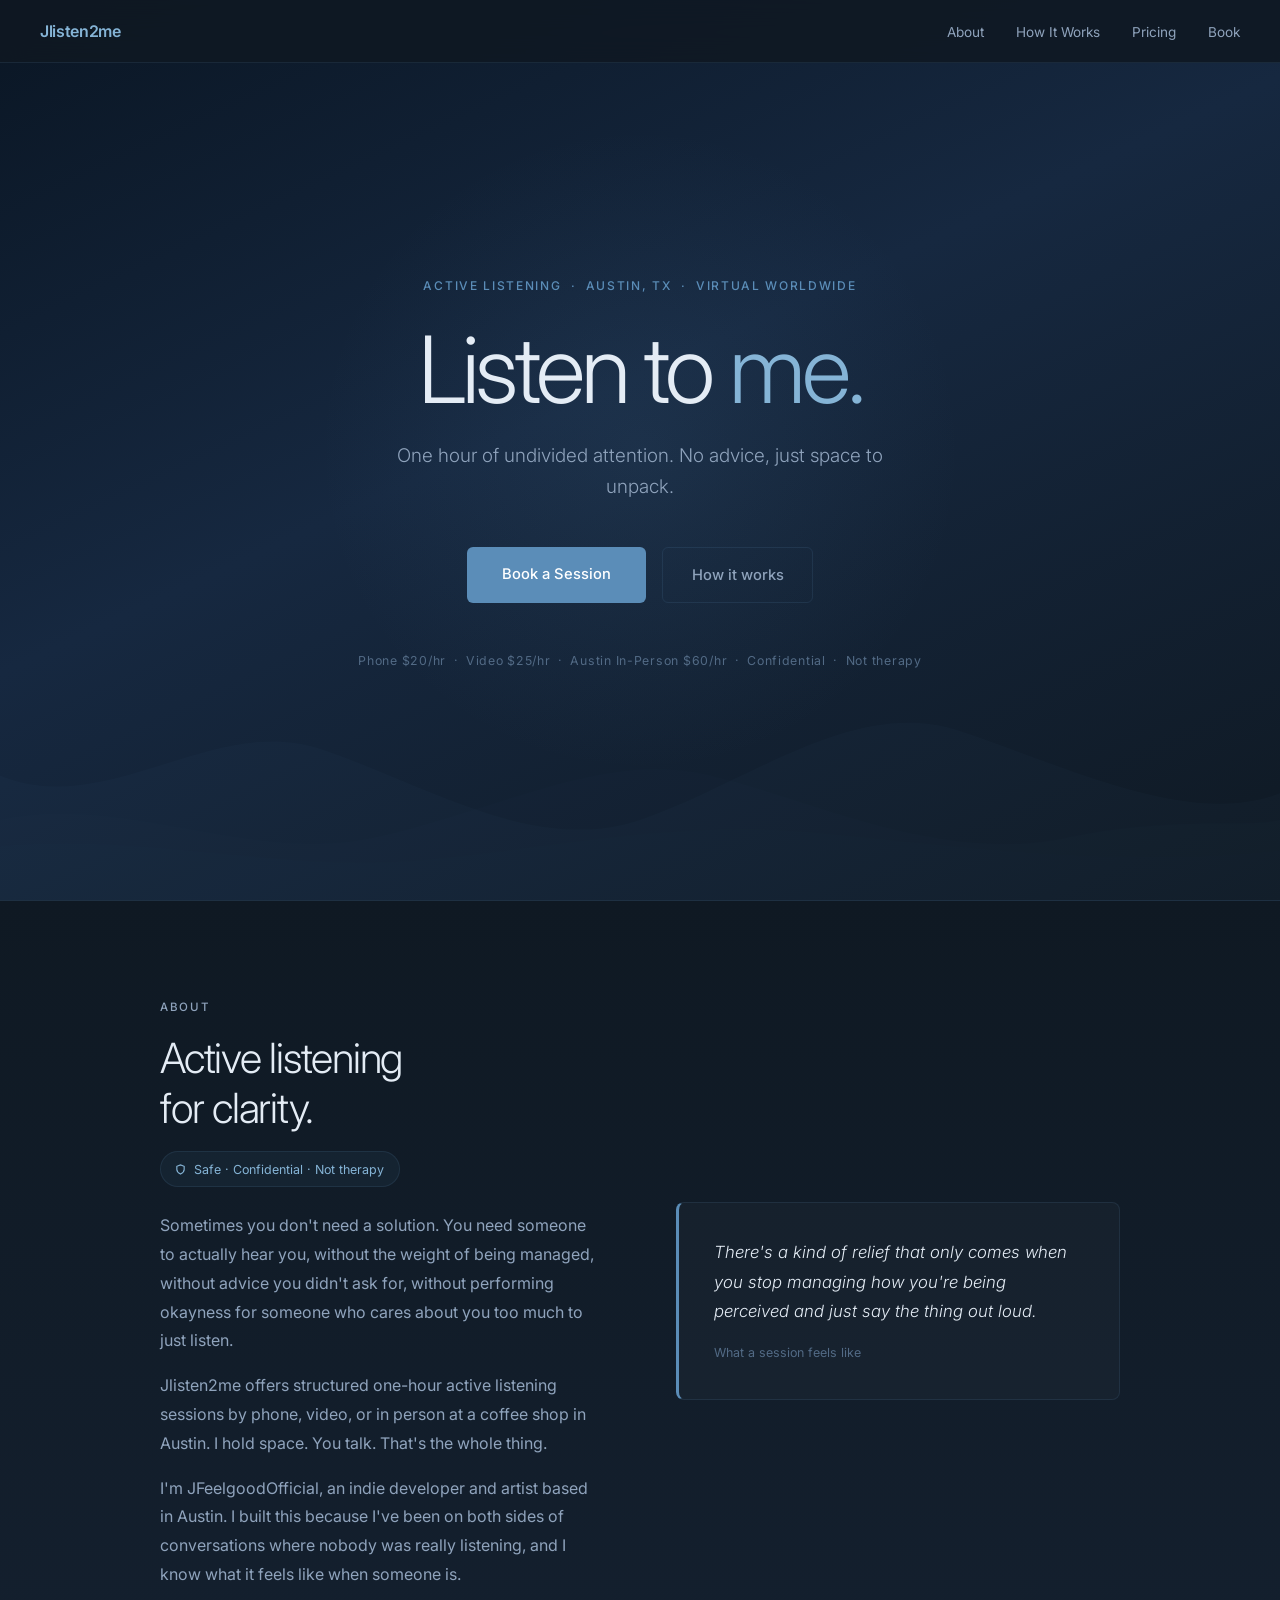
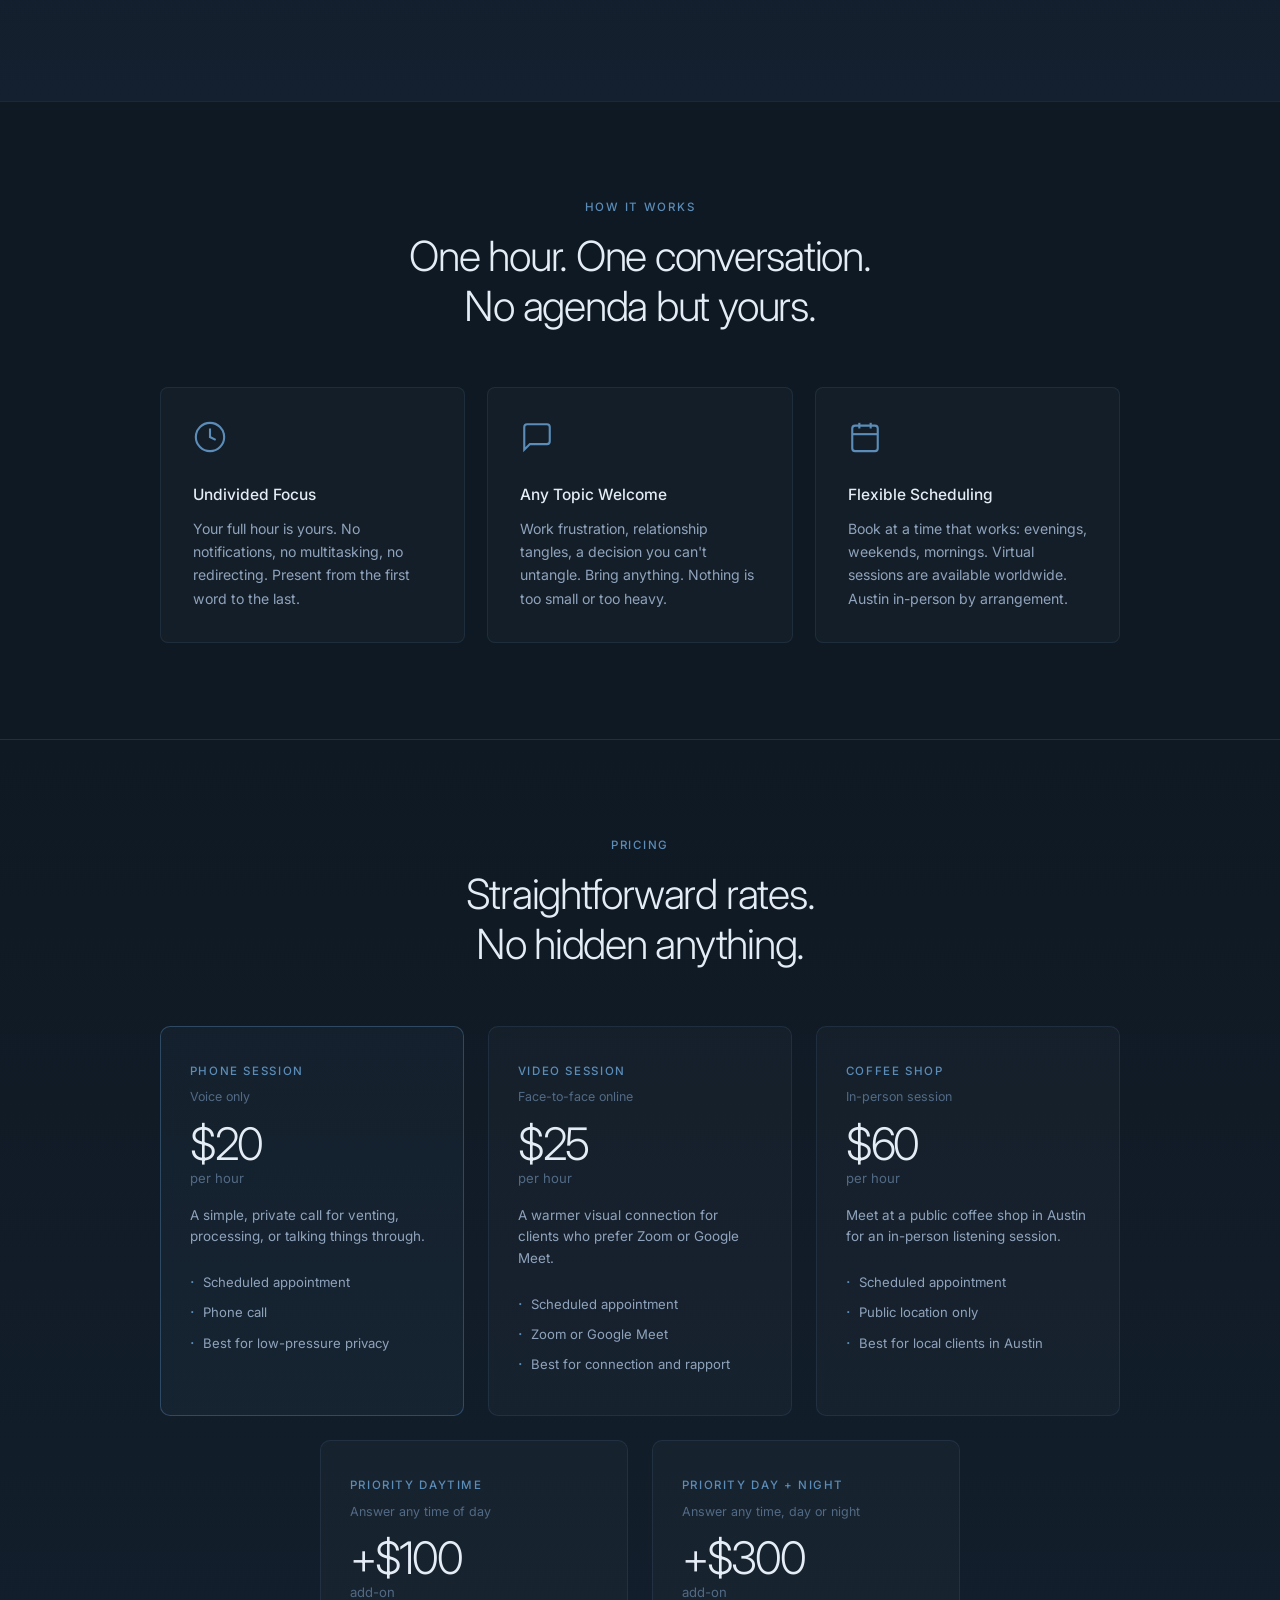
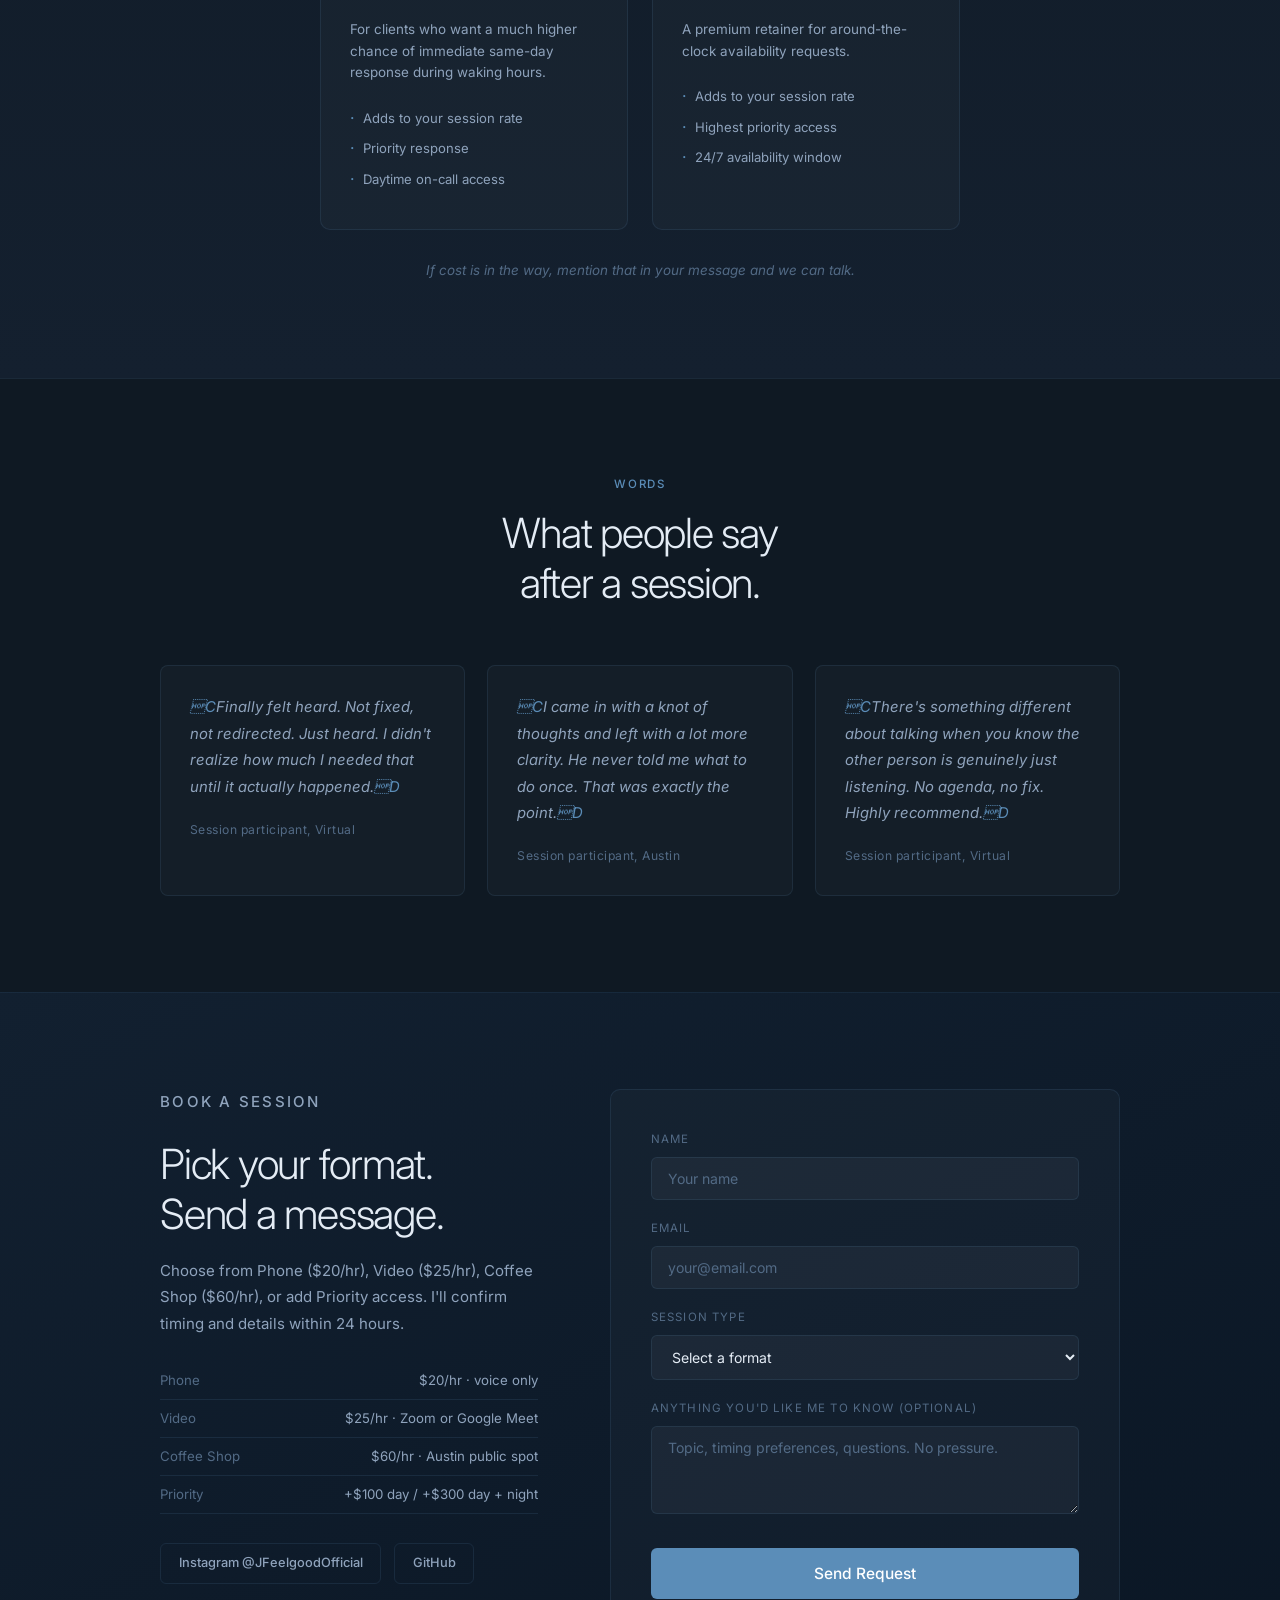
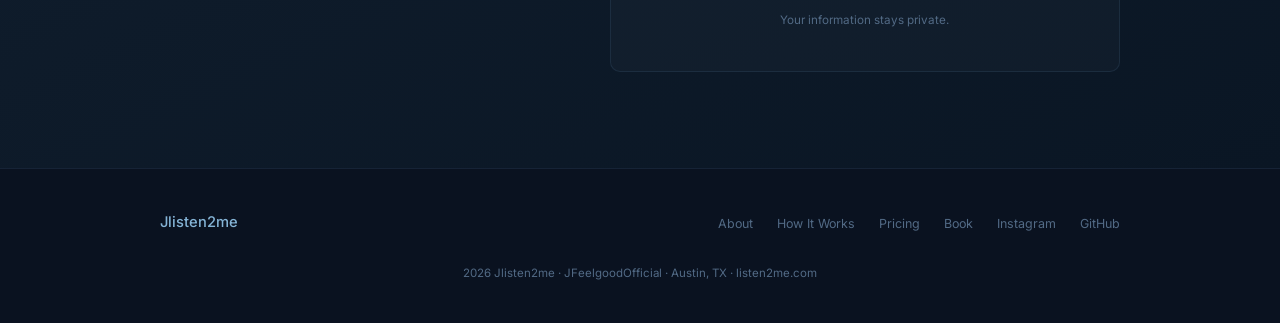
<file: Jlisten2me_index.html>
<!DOCTYPE html>
<html lang="en">
<head>
  <meta charset="UTF-8" />
  <meta name="viewport" content="width=device-width, initial-scale=1.0" />
  <title>Jlisten2me - Active Listening Service in Austin, TX</title>
  <meta name="description" content="One hour of undivided attention. Non-judgmental, confidential active listening sessions - virtual or Austin in-person. Not therapy. Just space to unpack." />
  <meta name="keywords" content="active listening service Austin, soundboarding sessions, non-judgmental listening, virtual listening Austin TX, therapy alternative Austin" />
  <meta name="author" content="JFeelgoodOfficial" />
  <meta property="og:title" content="Jlisten2me - Active Listening Service" />
  <meta property="og:description" content="One hour of undivided attention. Book a virtual or Austin in-person active listening session." />
  <meta property="og:url" content="https://listen2me.com" />
  <meta property="og:type" content="website" />
  <meta name="twitter:card" content="summary_large_image" />
  <meta name="twitter:title" content="Jlisten2me - Active Listening" />
  <meta name="twitter:description" content="$20/hr phone · $25/hr video · $60/hr Austin in-person. One hour, no advice, no judgment." />
  <link rel="canonical" href="https://listen2me.com" />
  <link rel="preconnect" href="https://fonts.googleapis.com" />
  <link rel="preconnect" href="https://fonts.gstatic.com" crossorigin />
  <link href="https://fonts.googleapis.com/css2?family=Inter:wght@300;400;500;600&display=swap" rel="stylesheet" />
  <style>
    *, *::before, *::after { box-sizing: border-box; margin: 0; padding: 0; }
    :root {
      --bg-dark: #0f1923; --bg-mid: #162030; --bg-light: #1e2d42;
      --accent: #5b8db8; --accent-soft: #85b4d6;
      --text-primary: #e4ecf5; --text-secondary: #8fa3bc; --text-muted: #526a85;
      --border: rgba(91,141,184,0.14); --card-bg: rgba(255,255,255,0.025);
      --font: 'Inter', system-ui, -apple-system, sans-serif;
    }
    html { scroll-behavior: smooth; }
    body { font-family: var(--font); background: var(--bg-dark); color: var(--text-primary); line-height: 1.7; font-size: 16px; -webkit-font-smoothing: antialiased; }

    nav { position: fixed; top: 0; left: 0; right: 0; z-index: 100; padding: 1.1rem 2.5rem; display: flex; justify-content: space-between; align-items: center; background: rgba(15,25,35,0.88); backdrop-filter: blur(14px); border-bottom: 1px solid var(--border); }
    .nav-logo { font-size: 1rem; font-weight: 600; color: var(--accent-soft); letter-spacing: -0.02em; text-decoration: none; }
    .nav-links { display: flex; gap: 2rem; list-style: none; }
    .nav-links a { color: var(--text-secondary); text-decoration: none; font-size: 0.85rem; font-weight: 400; transition: color 0.2s; }
    .nav-links a:hover { color: var(--text-primary); }

    #hero { min-height: 100vh; display: flex; align-items: center; justify-content: center; position: relative; overflow: hidden; padding: 9rem 2rem 6rem; background: linear-gradient(155deg, #0a1624 0%, #162840 45%, #0f1923 100%); }
    .hero-orb { position: absolute; width: 700px; height: 700px; background: radial-gradient(circle, rgba(91,141,184,0.1) 0%, transparent 65%); top: 50%; left: 50%; transform: translate(-50%,-50%); pointer-events: none; }
    .hero-wave { position: absolute; bottom: 0; left: 0; right: 0; opacity: 0.18; pointer-events: none; }
    .hero-content { max-width: 780px; text-align: center; position: relative; z-index: 2; }
    .eyebrow { font-size: 0.75rem; letter-spacing: 0.14em; text-transform: uppercase; color: var(--accent); font-weight: 500; margin-bottom: 1.6rem; }
    h1 { font-size: clamp(3.2rem, 9vw, 5.8rem); font-weight: 300; letter-spacing: -0.045em; line-height: 1.03; color: var(--text-primary); margin-bottom: 1.4rem; }
    h1 em { font-style: normal; color: var(--accent-soft); }
    .hero-sub { font-size: clamp(1rem, 2.6vw, 1.18rem); color: var(--text-secondary); max-width: 520px; margin: 0 auto 2.8rem; font-weight: 300; line-height: 1.65; }
    .hero-ctas { display: flex; gap: 1rem; justify-content: center; flex-wrap: wrap; }
    .btn { display: inline-block; border-radius: 6px; font-family: var(--font); font-weight: 500; font-size: 0.92rem; text-decoration: none; transition: all 0.2s; cursor: pointer; border: none; }
    .btn-primary { padding: 0.9rem 2.2rem; background: var(--accent); color: #fff; }
    .btn-primary:hover { background: var(--accent-soft); transform: translateY(-1px); }
    .btn-ghost { padding: 0.9rem 1.8rem; background: transparent; color: var(--text-secondary); border: 1px solid var(--border); }
    .btn-ghost:hover { color: var(--text-primary); border-color: rgba(91,141,184,0.4); }
    .hero-meta { margin-top: 3rem; font-size: 0.77rem; color: var(--text-muted); letter-spacing: 0.06em; }

    section { padding: 6rem 2rem; }
    .container { max-width: 960px; margin: 0 auto; }
    .section-label { font-size: 0.72rem; letter-spacing: 0.15em; text-transform: uppercase; color: var(--accent); font-weight: 500; margin-bottom: 0.9rem; }
    h2 { font-size: clamp(1.8rem, 4vw, 2.6rem); font-weight: 300; letter-spacing: -0.03em; line-height: 1.2; margin-bottom: 1.1rem; color: var(--text-primary); }

    #about { background: linear-gradient(180deg, #0f1923 0%, #14202f 100%); border-top: 1px solid var(--border); border-bottom: 1px solid var(--border); }
    .about-grid { display: grid; grid-template-columns: 1fr 1fr; gap: 4.5rem; align-items: center; }
    .about-text p { color: var(--text-secondary); margin-bottom: 1rem; line-height: 1.8; }
    .about-badge { display: inline-flex; align-items: center; gap: 0.5rem; padding: 0.4rem 0.9rem; background: rgba(91,141,184,0.07); border: 1px solid var(--border); border-radius: 20px; font-size: 0.78rem; color: var(--accent-soft); margin-bottom: 1.5rem; }
    .pull-quote { padding: 2.2rem; background: var(--card-bg); border: 1px solid var(--border); border-left: 3px solid var(--accent); border-radius: 8px; }
    .pull-quote p { font-size: 1.05rem; color: var(--text-primary); font-weight: 300; font-style: italic; line-height: 1.75; }
    .pull-quote cite { display: block; margin-top: 1rem; font-size: 0.78rem; color: var(--text-muted); font-style: normal; }

    #features { background: var(--bg-dark); }
    .section-header { text-align: center; margin-bottom: 3.5rem; }
    .features-grid { display: grid; grid-template-columns: repeat(3,1fr); gap: 1.4rem; }
    .card { padding: 2rem; background: var(--card-bg); border: 1px solid var(--border); border-radius: 8px; transition: border-color 0.3s, transform 0.2s; }
    .card:hover { border-color: rgba(91,141,184,0.32); transform: translateY(-2px); }
    .card-icon { width: 34px; height: 34px; margin-bottom: 1.2rem; color: var(--accent); flex-shrink: 0; }
    .card h3 { font-size: 0.97rem; font-weight: 500; color: var(--text-primary); margin-bottom: 0.55rem; }
    .card p { font-size: 0.88rem; color: var(--text-secondary); line-height: 1.65; }

    #pricing { background: linear-gradient(180deg, #0f1923 0%, #14202f 100%); border-top: 1px solid var(--border); border-bottom: 1px solid var(--border); }
    .pricing-top { display: grid; grid-template-columns: repeat(3, 1fr); gap: 1.5rem; margin-bottom: 1.5rem; }
    .pricing-bottom { display: grid; grid-template-columns: repeat(2, 1fr); gap: 1.5rem; max-width: 640px; margin: 0 auto 1.8rem; }
    .pricing-card { padding: 2.2rem 1.8rem; background: var(--card-bg); border: 1px solid var(--border); border-radius: 10px; }
    .pricing-card.featured { border-color: rgba(91,141,184,0.38); background: rgba(91,141,184,0.055); }
    .plan-name { font-size: 0.72rem; letter-spacing: 0.14em; text-transform: uppercase; color: var(--accent); font-weight: 500; margin-bottom: 0.3rem; }
    .plan-sub { font-size: 0.78rem; color: var(--text-muted); margin-bottom: 0.9rem; }
    .price { font-size: 2.8rem; font-weight: 300; color: var(--text-primary); letter-spacing: -0.05em; line-height: 1; }
    .price-unit { font-size: 0.82rem; color: var(--text-muted); margin-bottom: 1rem; }
    .plan-desc { font-size: 0.84rem; color: var(--text-secondary); line-height: 1.6; margin-bottom: 1.2rem; }
    .pricing-card ul { list-style: none; }
    .pricing-card ul li { font-size: 0.82rem; color: var(--text-secondary); padding: 0.25rem 0; display: flex; align-items: flex-start; gap: 0.6rem; }
    .pricing-card ul li::before { content: "·"; color: var(--accent); flex-shrink: 0; font-size: 1rem; line-height: 1.4; }
    .pricing-note { text-align: center; font-size: 0.84rem; color: var(--text-muted); font-style: italic; }

    #testimonials { background: var(--bg-dark); }
    .testimonials-grid { display: grid; grid-template-columns: repeat(3,1fr); gap: 1.4rem; }
    .testimonial { padding: 1.8rem; background: var(--card-bg); border: 1px solid var(--border); border-radius: 8px; }
    .testimonial-text { font-size: 0.93rem; color: var(--text-secondary); line-height: 1.78; font-style: italic; margin-bottom: 1.2rem; }
    .testimonial-text::before { content: "C"; color: var(--accent); }
    .testimonial-text::after  { content: "D"; color: var(--accent); }
    .testimonial-attr { font-size: 0.76rem; color: var(--text-muted); letter-spacing: 0.04em; }

    #contact { background: linear-gradient(155deg, #122030 0%, #0a1624 100%); border-top: 1px solid var(--border); }
    .contact-grid { display: grid; grid-template-columns: 1fr 1.35fr; gap: 4.5rem; align-items: start; }
    .contact-info p { color: var(--text-secondary); font-size: 0.94rem; line-height: 1.78; margin-bottom: 1.5rem; }
    .contact-details { list-style: none; margin-top: 1.5rem; }
    .contact-details li { font-size: 0.83rem; color: var(--text-muted); padding: 0.45rem 0; border-bottom: 1px solid var(--border); display: flex; justify-content: space-between; }
    .contact-details li span { color: var(--text-secondary); }
    .social-links { margin-top: 1.8rem; display: flex; gap: 0.8rem; flex-wrap: wrap; }
    .booking-form { background: var(--card-bg); border: 1px solid var(--border); border-radius: 10px; padding: 2.5rem; }
    .form-group { margin-bottom: 1.2rem; }
    .form-group label { display: block; font-size: 0.72rem; letter-spacing: 0.1em; text-transform: uppercase; color: var(--text-muted); margin-bottom: 0.45rem; }
    .form-group input, .form-group select, .form-group textarea { width: 100%; padding: 0.75rem 1rem; background: rgba(255,255,255,0.04); border: 1px solid var(--border); border-radius: 6px; color: var(--text-primary); font-family: var(--font); font-size: 0.88rem; transition: border-color 0.2s; outline: none; }
    .form-group input:focus, .form-group select:focus, .form-group textarea:focus { border-color: var(--accent); }
    .form-group select option { background: #1e2d42; }
    .form-group textarea { resize: vertical; min-height: 88px; }
    .form-group input::placeholder, .form-group textarea::placeholder { color: var(--text-muted); }
    .form-submit { width: 100%; margin-top: 0.4rem; font-size: 0.97rem; padding: 1rem; }
    .form-note { text-align: center; font-size: 0.73rem; color: var(--text-muted); margin-top: 0.75rem; }
    #formSuccess { display: none; text-align: center; padding: 3.5rem 2rem; background: var(--card-bg); border: 1px solid var(--border); border-radius: 10px; }
    #formSuccess .success-heading { font-size: 1.15rem; color: var(--text-primary); margin-bottom: 0.5rem; font-weight: 300; }
    #formSuccess .success-sub { font-size: 0.9rem; color: var(--text-secondary); }

    footer { padding: 2.5rem; background: #0a1220; border-top: 1px solid var(--border); }
    .footer-inner { max-width: 960px; margin: 0 auto; display: flex; justify-content: space-between; align-items: center; flex-wrap: wrap; gap: 1rem; }
    .footer-brand { font-size: 0.92rem; color: var(--accent-soft); font-weight: 500; }
    .footer-links { display: flex; gap: 1.5rem; list-style: none; }
    .footer-links a { font-size: 0.78rem; color: var(--text-muted); text-decoration: none; transition: color 0.2s; }
    .footer-links a:hover { color: var(--text-secondary); }
    .footer-copy { width: 100%; text-align: center; font-size: 0.72rem; color: var(--text-muted); margin-top: 0.75rem; }

    .fade-up { opacity: 0; transform: translateY(22px); transition: opacity 0.65s ease, transform 0.65s ease; }
    .fade-up.visible { opacity: 1; transform: translateY(0); }
    ::-webkit-scrollbar { width: 5px; }
    ::-webkit-scrollbar-track { background: var(--bg-dark); }
    ::-webkit-scrollbar-thumb { background: var(--text-muted); border-radius: 3px; }

    @media (max-width: 900px) { .pricing-top { grid-template-columns: repeat(2, 1fr); } }
    @media (max-width: 800px) {
      nav { padding: 1rem 1.5rem; }
      .nav-links { display: none; }
      section { padding: 4.5rem 1.5rem; }
      .about-grid, .contact-grid { grid-template-columns: 1fr; gap: 2.5rem; }
      .features-grid, .testimonials-grid { grid-template-columns: 1fr; }
      .pricing-top, .pricing-bottom { grid-template-columns: 1fr; max-width: 400px; margin-left: auto; margin-right: auto; }
      .hero-ctas { flex-direction: column; align-items: center; }
    }
  </style>
</head>
<body>

<nav>
  <a href="#hero" class="nav-logo">Jlisten2me</a>
  <ul class="nav-links">
    <li><a href="#about">About</a></li>
    <li><a href="#features">How It Works</a></li>
    <li><a href="#pricing">Pricing</a></li>
    <li><a href="#contact">Book</a></li>
  </ul>
</nav>

<section id="hero">
  <div class="hero-orb"></div>
  <svg class="hero-wave" viewBox="0 0 1440 280" xmlns="http://www.w3.org/2000/svg" preserveAspectRatio="none">
    <path d="M0,140 C120,190 240,70 360,110 C480,150 600,230 720,190 C840,150 960,50 1080,90 C1200,130 1340,200 1440,160 L1440,280 L0,280Z" fill="rgba(91,141,184,0.18)"/>
    <path d="M0,190 C140,160 280,240 420,210 C560,180 680,110 800,140 C920,170 1060,240 1200,210 C1320,185 1400,200 1440,190 L1440,280 L0,280Z" fill="rgba(91,141,184,0.08)"/>
    <path d="M0,220 C160,205 320,250 480,235 C640,220 760,190 920,205 C1080,220 1260,245 1440,225 L1440,280 L0,280Z" fill="rgba(91,141,184,0.05)"/>
  </svg>
  <div class="hero-content">
    <p class="eyebrow">Active Listening &nbsp;·&nbsp; Austin, TX &nbsp;·&nbsp; Virtual Worldwide</p>
    <h1>Listen to <em>me.</em></h1>
    <p class="hero-sub">One hour of undivided attention. No advice, just space to unpack.</p>
    <div class="hero-ctas">
      <a href="#contact" class="btn btn-primary">Book a Session</a>
      <a href="#about" class="btn btn-ghost">How it works</a>
    </div>
    <p class="hero-meta">Phone $20/hr &nbsp;·&nbsp; Video $25/hr &nbsp;·&nbsp; Austin In-Person $60/hr &nbsp;·&nbsp; Confidential &nbsp;·&nbsp; Not therapy</p>
  </div>
</section>

<section id="about">
  <div class="container">
    <div class="about-grid fade-up">
      <div class="about-text">
        <p class="section-label">About</p>
        <h2>Active listening<br>for clarity.</h2>
        <div class="about-badge">
          <svg width="11" height="11" viewBox="0 0 24 24" fill="none" stroke="currentColor" stroke-width="2.5"><path d="M12 22s8-4 8-10V5l-8-3-8 3v7c0 6 8 10 8 10z"/></svg>
          Safe · Confidential · Not therapy
        </div>
        <p>Sometimes you don't need a solution. You need someone to actually hear you, without the weight of being managed, without advice you didn't ask for, without performing okayness for someone who cares about you too much to just listen.</p>
        <p>Jlisten2me offers structured one-hour active listening sessions by phone, video, or in person at a coffee shop in Austin. I hold space. You talk. That's the whole thing.</p>
        <p>I'm JFeelgoodOfficial, an indie developer and artist based in Austin. I built this because I've been on both sides of conversations where nobody was really listening, and I know what it feels like when someone is.</p>
      </div>
      <div>
        <div class="pull-quote">
          <p>There's a kind of relief that only comes when you stop managing how you're being perceived and just say the thing out loud.</p>
          <cite>What a session feels like</cite>
        </div>
      </div>
    </div>
  </div>
</section>

<section id="features">
  <div class="container">
    <div class="section-header fade-up">
      <p class="section-label">How It Works</p>
      <h2>One hour. One conversation.<br>No agenda but yours.</h2>
    </div>
    <div class="features-grid">
      <div class="card fade-up">
        <svg class="card-icon" viewBox="0 0 24 24" fill="none" stroke="currentColor" stroke-width="1.5"><circle cx="12" cy="12" r="10"/><path d="M12 6v6l4 2"/></svg>
        <h3>Undivided Focus</h3>
        <p>Your full hour is yours. No notifications, no multitasking, no redirecting. Present from the first word to the last.</p>
      </div>
      <div class="card fade-up">
        <svg class="card-icon" viewBox="0 0 24 24" fill="none" stroke="currentColor" stroke-width="1.5"><path d="M21 15a2 2 0 0 1-2 2H7l-4 4V5a2 2 0 0 1 2-2h14a2 2 0 0 1 2 2z"/></svg>
        <h3>Any Topic Welcome</h3>
        <p>Work frustration, relationship tangles, a decision you can't untangle. Bring anything. Nothing is too small or too heavy.</p>
      </div>
      <div class="card fade-up">
        <svg class="card-icon" viewBox="0 0 24 24" fill="none" stroke="currentColor" stroke-width="1.5"><rect x="3" y="4" width="18" height="18" rx="2"/><line x1="16" y1="2" x2="16" y2="6"/><line x1="8" y1="2" x2="8" y2="6"/><line x1="3" y1="10" x2="21" y2="10"/></svg>
        <h3>Flexible Scheduling</h3>
        <p>Book at a time that works: evenings, weekends, mornings. Virtual sessions are available worldwide. Austin in-person by arrangement.</p>
      </div>
    </div>
  </div>
</section>

<section id="pricing">
  <div class="container">
    <div class="section-header fade-up">
      <p class="section-label">Pricing</p>
      <h2>Straightforward rates.<br>No hidden anything.</h2>
    </div>

    <div class="pricing-top fade-up">
      <div class="pricing-card featured">
        <p class="plan-name">Phone Session</p>
        <p class="plan-sub">Voice only</p>
        <p class="price">$20</p>
        <p class="price-unit">per hour</p>
        <p class="plan-desc">A simple, private call for venting, processing, or talking things through.</p>
        <ul>
          <li>Scheduled appointment</li>
          <li>Phone call</li>
          <li>Best for low-pressure privacy</li>
        </ul>
      </div>
      <div class="pricing-card">
        <p class="plan-name">Video Session</p>
        <p class="plan-sub">Face-to-face online</p>
        <p class="price">$25</p>
        <p class="price-unit">per hour</p>
        <p class="plan-desc">A warmer visual connection for clients who prefer Zoom or Google Meet.</p>
        <ul>
          <li>Scheduled appointment</li>
          <li>Zoom or Google Meet</li>
          <li>Best for connection and rapport</li>
        </ul>
      </div>
      <div class="pricing-card">
        <p class="plan-name">Coffee Shop</p>
        <p class="plan-sub">In-person session</p>
        <p class="price">$60</p>
        <p class="price-unit">per hour</p>
        <p class="plan-desc">Meet at a public coffee shop in Austin for an in-person listening session.</p>
        <ul>
          <li>Scheduled appointment</li>
          <li>Public location only</li>
          <li>Best for local clients in Austin</li>
        </ul>
      </div>
    </div>

    <div class="pricing-bottom fade-up">
      <div class="pricing-card">
        <p class="plan-name">Priority Daytime</p>
        <p class="plan-sub">Answer any time of day</p>
        <p class="price">+$100</p>
        <p class="price-unit">add-on</p>
        <p class="plan-desc">For clients who want a much higher chance of immediate same-day response during waking hours.</p>
        <ul>
          <li>Adds to your session rate</li>
          <li>Priority response</li>
          <li>Daytime on-call access</li>
        </ul>
      </div>
      <div class="pricing-card">
        <p class="plan-name">Priority Day + Night</p>
        <p class="plan-sub">Answer any time, day or night</p>
        <p class="price">+$300</p>
        <p class="price-unit">add-on</p>
        <p class="plan-desc">A premium retainer for around-the-clock availability requests.</p>
        <ul>
          <li>Adds to your session rate</li>
          <li>Highest priority access</li>
          <li>24/7 availability window</li>
        </ul>
      </div>
    </div>

    <p class="pricing-note fade-up">If cost is in the way, mention that in your message and we can talk.</p>
  </div>
</section>

<section id="testimonials">
  <div class="container">
    <div class="section-header fade-up">
      <p class="section-label">Words</p>
      <h2>What people say<br>after a session.</h2>
    </div>
    <div class="testimonials-grid">
      <div class="testimonial fade-up">
        <p class="testimonial-text">Finally felt heard. Not fixed, not redirected. Just heard. I didn't realize how much I needed that until it actually happened.</p>
        <p class="testimonial-attr">Session participant, Virtual</p>
      </div>
      <div class="testimonial fade-up">
        <p class="testimonial-text">I came in with a knot of thoughts and left with a lot more clarity. He never told me what to do once. That was exactly the point.</p>
        <p class="testimonial-attr">Session participant, Austin</p>
      </div>
      <div class="testimonial fade-up">
        <p class="testimonial-text">There's something different about talking when you know the other person is genuinely just listening. No agenda, no fix. Highly recommend.</p>
        <p class="testimonial-attr">Session participant, Virtual</p>
      </div>
    </div>
  </div>
</section>

<section id="contact">
  <div class="container">
    <div class="contact-grid">
      <div class="contact-info fade-up">
        <p class="section-label">Book a Session</p>
        <h2>Pick your format.<br>Send a message.</h2>
        <p>Choose from Phone ($20/hr), Video ($25/hr), Coffee Shop ($60/hr), or add Priority access. I'll confirm timing and details within 24 hours.</p>
        <ul class="contact-details">
          <li>Phone <span>$20/hr · voice only</span></li>
          <li>Video <span>$25/hr · Zoom or Google Meet</span></li>
          <li>Coffee Shop <span>$60/hr · Austin public spot</span></li>
          <li>Priority <span>+$100 day / +$300 day + night</span></li>
        </ul>
        <div class="social-links">
          <a href="https://instagram.com/JFeelgoodOfficial" target="_blank" rel="noopener" class="btn btn-ghost" style="font-size:0.8rem;padding:0.55rem 1.1rem;">Instagram @JFeelgoodOfficial</a>
          <a href="https://github.com/JFeelgoodOfficial/Jlisten2me" target="_blank" rel="noopener" class="btn btn-ghost" style="font-size:0.8rem;padding:0.55rem 1.1rem;">GitHub</a>
        </div>
      </div>
      <div class="fade-up">
        <form class="booking-form" id="bookingForm" onsubmit="handleSubmit(event)">
          <div class="form-group">
            <label for="name">Name</label>
            <input type="text" id="name" name="name" placeholder="Your name" required />
          </div>
          <div class="form-group">
            <label for="email">Email</label>
            <input type="email" id="email" name="email" placeholder="your@email.com" required />
          </div>
          <div class="form-group">
            <label for="session">Session Type</label>
            <select id="session" name="session" required>
              <option value="" disabled selected>Select a format</option>
              <option value="phone">$20/hr Phone · Voice only</option>
              <option value="video">$25/hr Video · Zoom or Google Meet</option>
              <option value="coffee">$60/hr Coffee Shop · In-person Austin</option>
              <option value="priority-day">+$100 Priority Daytime add-on</option>
              <option value="priority-full">+$300 Priority Day + Night add-on</option>
            </select>
          </div>
          <div class="form-group">
            <label for="message">Anything you'd like me to know (optional)</label>
            <textarea id="message" name="message" placeholder="Topic, timing preferences, questions. No pressure."></textarea>
          </div>
          <button type="submit" class="btn btn-primary form-submit">Send Request</button>
          <p class="form-note">Your information stays private.</p>
        </form>
        <div id="formSuccess">
          <p class="success-heading">Message received.</p>
          <p class="success-sub">I'll be in touch within 24 hours.</p>
        </div>
      </div>
    </div>
  </div>
</section>

<footer>
  <div class="footer-inner">
    <span class="footer-brand">Jlisten2me</span>
    <ul class="footer-links">
      <li><a href="#about">About</a></li>
      <li><a href="#features">How It Works</a></li>
      <li><a href="#pricing">Pricing</a></li>
      <li><a href="#contact">Book</a></li>
      <li><a href="https://instagram.com/JFeelgoodOfficial" target="_blank" rel="noopener">Instagram</a></li>
      <li><a href="https://github.com/JFeelgoodOfficial/Jlisten2me" target="_blank" rel="noopener">GitHub</a></li>
    </ul>
    <p class="footer-copy">2026 Jlisten2me · JFeelgoodOfficial · Austin, TX · listen2me.com</p>
  </div>
</footer>

<script>
  const io = new IntersectionObserver((entries) => {
    entries.forEach(e => {
      if (e.isIntersecting) { e.target.classList.add('visible'); io.unobserve(e.target); }
    });
  }, { threshold: 0.08, rootMargin: '0px 0px -30px 0px' });
  document.querySelectorAll('.fade-up').forEach(el => io.observe(el));

  document.querySelectorAll('a[href^="#"]').forEach(a => {
    a.addEventListener('click', function(e) {
      const t = document.querySelector(this.getAttribute('href'));
      if (t) { e.preventDefault(); window.scrollTo({ top: t.offsetTop - 68, behavior: 'smooth' }); }
    });
  });

  function handleSubmit(e) {
    e.preventDefault();
    document.getElementById('bookingForm').style.display = 'none';
    document.getElementById('formSuccess').style.display = 'block';
  }
</script>
</body>
</html>
</file>
<file: journal/journal.css>
*, *::before, *::after { box-sizing: border-box; margin: 0; padding: 0; }
@font-face {
  font-family: 'Inter';
  font-style: normal;
  font-weight: 100 900;
  font-display: swap;
  src: url('/fonts/inter-latin-wght-normal.woff2') format('woff2');
}
    /* ---- Palettes. Each one carries a dark and a light set. ---- */
    :root {
      --font: 'Inter', system-ui, -apple-system, sans-serif;
      --header-h: 116px;
      --radius: 10px;
    }

    [data-palette="tide"][data-theme="dark"] {
      --bg:#0f1923; --bg-2:#14202f; --surface:rgba(255,255,255,0.03);
      --accent:#5b8db8; --accent-soft:#85b4d6; --on-accent:#06121c;
      --text:#e4ecf5; --text-2:#8fa3bc; --text-3:#6e84a0; --border:rgba(133,180,214,0.16);
    }
    [data-palette="tide"][data-theme="light"] {
      --bg:#f6f9fc; --bg-2:#e9f1f8; --surface:#ffffff;
      --accent:#2f6da1; --accent-soft:#24567f; --on-accent:#ffffff;
      --text:#13202b; --text-2:#4a6076; --text-3:#5f7388; --border:rgba(35,80,120,0.16);
    }

    [data-palette="moss"][data-theme="dark"] {
      --bg:#0f1a16; --bg-2:#142320; --surface:rgba(255,255,255,0.03);
      --accent:#5aa17f; --accent-soft:#86c7a5; --on-accent:#05140d;
      --text:#e3f0e9; --text-2:#93ab9f; --text-3:#6c887b; --border:rgba(134,199,165,0.16);
    }
    [data-palette="moss"][data-theme="light"] {
      --bg:#f5faf7; --bg-2:#e8f3ed; --surface:#ffffff;
      --accent:#2f7d57; --accent-soft:#24623f; --on-accent:#ffffff;
      --text:#11201a; --text-2:#476156; --text-3:#5d766b; --border:rgba(30,90,60,0.16);
    }

    [data-palette="ember"][data-theme="dark"] {
      --bg:#1a1310; --bg-2:#241a15; --surface:rgba(255,255,255,0.035);
      --accent:#c9773f; --accent-soft:#e8a877; --on-accent:#1a0c04;
      --text:#f4e9e1; --text-2:#b49c8c; --text-3:#927b6c; --border:rgba(232,168,119,0.17);
    }
    [data-palette="ember"][data-theme="light"] {
      --bg:#fdf8f4; --bg-2:#f6ece2; --surface:#ffffff;
      --accent:#a85a26; --accent-soft:#8a4718; --on-accent:#ffffff;
      --text:#241610; --text-2:#6b5245; --text-3:#856d5d; --border:rgba(150,90,45,0.18);
    }

    [data-palette="plum"][data-theme="dark"] {
      --bg:#16121f; --bg-2:#1e1a2b; --surface:rgba(255,255,255,0.035);
      --accent:#8a72c4; --accent-soft:#b3a1e0; --on-accent:#0d0716;
      --text:#ece7f6; --text-2:#a79cbd; --text-3:#847a9c; --border:rgba(179,161,224,0.17);
    }
    [data-palette="plum"][data-theme="light"] {
      --bg:#faf8fd; --bg-2:#efebf8; --surface:#ffffff;
      --accent:#6547a8; --accent-soft:#513690; --on-accent:#ffffff;
      --text:#1c1528; --text-2:#574c6b; --text-3:#776c8b; --border:rgba(100,70,170,0.16);
    }

    [data-palette="clay"][data-theme="dark"] {
      --bg:#1c1315; --bg-2:#261a1d; --surface:rgba(255,255,255,0.035);
      --accent:#c06b74; --accent-soft:#e3a0a6; --on-accent:#1a0709;
      --text:#f6e8ea; --text-2:#b7969a; --text-3:#98787c; --border:rgba(227,160,166,0.17);
    }
    [data-palette="clay"][data-theme="light"] {
      --bg:#fdf7f8; --bg-2:#f7eaec; --surface:#ffffff;
      --accent:#a84b57; --accent-soft:#8c3742; --on-accent:#ffffff;
      --text:#271619; --text-2:#6d5054; --text-3:#87696e; --border:rgba(160,70,85,0.16);
    }

    [data-palette="ink"][data-theme="dark"] {
      --bg:#121416; --bg-2:#191c1f; --surface:rgba(255,255,255,0.035);
      --accent:#8d9aa6; --accent-soft:#b9c5d0; --on-accent:#0d1013;
      --text:#e9edf1; --text-2:#a0a9b2; --text-3:#778089; --border:rgba(185,197,208,0.16);
    }
    [data-palette="ink"][data-theme="light"] {
      --bg:#f7f8f9; --bg-2:#eceff1; --surface:#ffffff;
      --accent:#4a5560; --accent-soft:#333c45; --on-accent:#ffffff;
      --text:#14181c; --text-2:#515b65; --text-3:#68727c; --border:rgba(40,50,60,0.16);
    }

    html { scroll-behavior: smooth; }
    body {
      font-family: var(--font); background: var(--bg); color: var(--text);
      line-height: 1.7; font-size: 16px; -webkit-font-smoothing: antialiased;
      transition: background-color 0.35s ease, color 0.35s ease;
    }
    a { color: inherit; }

    /* ---- Header: nav row plus the palette bar ---- */
    header.site {
      position: fixed; top: 0; left: 0; right: 0; z-index: 100;
      background: color-mix(in srgb, var(--bg) 88%, transparent);
      backdrop-filter: blur(8px); border-bottom: 1px solid var(--border);
    }
    @supports not (background: color-mix(in srgb, red 50%, blue)) {
      header.site { background: var(--bg); }
    }
    .nav-row { padding: 0.95rem 2.5rem; display: flex; justify-content: space-between; align-items: center; gap: 1.5rem; }
    .nav-logo { font-size: 1rem; font-weight: 600; color: var(--accent-soft); letter-spacing: -0.02em; text-decoration: none; white-space: nowrap; }
    .nav-links { display: flex; gap: 1.9rem; list-style: none; }
    .nav-links a { color: var(--text-2); text-decoration: none; font-size: 0.85rem; transition: color 0.2s; }
    .nav-links a:hover { color: var(--text); }

    .palette-bar {
      border-top: 1px solid var(--border);
      padding: 0.6rem 2.5rem; display: flex; align-items: center; gap: 1rem;
      overflow-x: auto; scrollbar-width: none;
    }
    .palette-bar::-webkit-scrollbar { display: none; }
    .palette-q { font-size: 0.78rem; color: var(--text-2); white-space: nowrap; font-weight: 400; }
    .swatches { display: flex; gap: 0.5rem; align-items: center; }
    .swatch {
      width: 26px; height: 26px; border-radius: 50%; cursor: pointer; padding: 0;
      border: 1px solid var(--border); position: relative;
      transition: transform 0.18s ease, box-shadow 0.18s ease;
    }
    .swatch:hover { transform: scale(1.12); }
    .swatch[aria-pressed="true"] { box-shadow: 0 0 0 2px var(--bg), 0 0 0 3.5px var(--accent-soft); }
    .swatch:focus-visible { outline: 2px solid var(--accent-soft); outline-offset: 3px; }
    .sw-tide   { background: linear-gradient(140deg,#85b4d6,#2f6da1); }
    .sw-moss   { background: linear-gradient(140deg,#86c7a5,#2f7d57); }
    .sw-ember  { background: linear-gradient(140deg,#e8a877,#a85a26); }
    .sw-plum   { background: linear-gradient(140deg,#b3a1e0,#6547a8); }
    .sw-clay   { background: linear-gradient(140deg,#e3a0a6,#a84b57); }
    .sw-ink    { background: linear-gradient(140deg,#b9c5d0,#4a5560); }

    .mode-toggle {
      margin-left: auto; display: inline-flex; align-items: center; gap: 0.45rem;
      padding: 0.35rem 0.85rem; border-radius: 999px; cursor: pointer;
      background: var(--surface); border: 1px solid var(--border); color: var(--text-2);
      font-family: var(--font); font-size: 0.76rem; white-space: nowrap; transition: color 0.2s, border-color 0.2s;
    }
    .mode-toggle:hover { color: var(--text); border-color: var(--accent); }
    .mode-toggle svg { width: 14px; height: 14px; }
    [data-theme="dark"] .icon-sun, [data-theme="light"] .icon-moon { display: none; }

    /* ---- Shared ---- */
    section { padding: 6rem 2rem; scroll-margin-top: calc(var(--header-h) + 8px); }
    .container { max-width: 1000px; margin: 0 auto; }
    .section-label { font-size: 0.72rem; letter-spacing: 0.15em; text-transform: uppercase; color: var(--accent); font-weight: 500; margin-bottom: 0.9rem; }
    h2 { font-size: clamp(1.8rem, 4vw, 2.6rem); font-weight: 300; letter-spacing: -0.03em; line-height: 1.2; margin-bottom: 1.1rem; }
    .section-header { text-align: center; margin-bottom: 3.2rem; }
    .section-header p.lede { color: var(--text-2); max-width: 580px; margin: 0 auto; font-weight: 300; }

    .btn { display: inline-block; border-radius: 7px; font-family: var(--font); font-weight: 500; font-size: 0.92rem; text-decoration: none; transition: all 0.2s; cursor: pointer; border: 1px solid transparent; text-align: center; }
    .btn-primary { padding: 0.9rem 2.1rem; background: var(--accent); color: var(--on-accent); }
    .btn-primary:hover { background: var(--accent-soft); transform: translateY(-1px); }
    .btn-ghost { padding: 0.9rem 1.7rem; background: transparent; color: var(--text-2); border-color: var(--border); }
    .btn-ghost:hover { color: var(--text); border-color: var(--accent); }
    /* ---- Footer ---- */
    footer { padding: 2.6rem 2rem; background: var(--bg-2); border-top: 1px solid var(--border); }
    .footer-inner { max-width: 1000px; margin: 0 auto; display: flex; justify-content: space-between; align-items: center; flex-wrap: wrap; gap: 1rem; }
    .footer-brand { font-size: 0.92rem; color: var(--accent-soft); font-weight: 500; }
    .footer-links { display: flex; gap: 1.4rem; list-style: none; flex-wrap: wrap; justify-content: center; }
    .footer-links a { font-size: 0.78rem; color: var(--text-3); text-decoration: none; transition: color 0.2s; }
    .footer-links a:hover { color: var(--text); }
    .footer-policy { width: 100%; text-align: center; font-size: 0.76rem; color: var(--text-2); margin-top: 1.1rem; }
    .footer-copy { width: 100%; text-align: center; font-size: 0.72rem; color: var(--text-3); margin-top: 0.5rem; }
    .sr-only { position: absolute; width: 1px; height: 1px; padding: 0; overflow: hidden; clip: rect(0,0,0,0); white-space: nowrap; border: 0; }
    ::-webkit-scrollbar { width: 6px; }
    ::-webkit-scrollbar-track { background: var(--bg); }
    ::-webkit-scrollbar-thumb { background: var(--text-3); border-radius: 3px; }

/* ---- Journal ---- */
html { scroll-padding-top: calc(var(--header-h) + 12px); }
main.j { padding: calc(var(--header-h) + 3.5rem) 2rem 5rem; }
.j-wrap { max-width: 680px; margin: 0 auto; }
a.skip:focus { position: fixed; top: 8px; left: 8px; width: auto; height: auto; clip: auto; padding: 0.5rem 1rem; background: var(--bg); border: 1px solid var(--accent); border-radius: 6px; z-index: 200; }
.crumbs { font-size: 0.78rem; color: var(--text-3); margin-bottom: 1.6rem; }
.crumbs a { color: var(--text-2); text-decoration: none; }
.crumbs a:hover { color: var(--text); }
.crumbs span { margin: 0 0.45rem; }
.j-eyebrow { font-size: 0.72rem; letter-spacing: 0.15em; text-transform: uppercase; color: var(--accent); font-weight: 500; margin-bottom: 0.9rem; }
.j h1 { font-size: clamp(2rem, 5.4vw, 3rem); font-weight: 300; letter-spacing: -0.035em; line-height: 1.15; margin-bottom: 1rem; }
.j-meta { font-size: 0.82rem; color: var(--text-3); margin-bottom: 2.6rem; }
.j-body p { color: var(--text-2); font-size: 1.04rem; line-height: 1.85; margin-bottom: 1.25rem; }
.j-body p.lines { color: var(--text); font-size: 1.12rem; font-weight: 300; margin-bottom: 1.8rem; }
.line { display: block; }
.line + .line { margin-top: 0.35em; }
.j-body h2 { font-size: 1.32rem; font-weight: 500; letter-spacing: -0.015em; line-height: 1.35; margin: 2.6rem 0 0.9rem; }
.j-body a { color: var(--accent-soft); text-underline-offset: 3px; }
.j-note { margin-top: 2.4rem; padding: 1.1rem 1.3rem; border: 1px dashed var(--border); border-radius: 8px; font-size: 0.84rem; color: var(--text-2); line-height: 1.65; }
.j-cta { margin-top: 2.4rem; padding: 1.8rem; background: var(--surface); border: 1px solid var(--border); border-left: 3px solid var(--accent); border-radius: var(--radius); }
.j-cta h2 { font-size: 1.1rem; font-weight: 500; margin: 0 0 0.4rem; letter-spacing: -0.01em; }
.j-cta p { font-size: 0.9rem; color: var(--text-2); margin-bottom: 1.2rem; }
.j-more { margin-top: 3.4rem; border-top: 1px solid var(--border); padding-top: 2rem; }
.j-more h2 { font-size: 0.72rem; letter-spacing: 0.15em; text-transform: uppercase; color: var(--accent); font-weight: 500; margin-bottom: 1rem; }
.j-list { list-style: none; display: grid; gap: 1rem; }
.j-item a { display: block; padding: 1.4rem 1.5rem; background: var(--surface); border: 1px solid var(--border); border-radius: var(--radius); text-decoration: none; transition: border-color 0.25s, transform 0.2s; }
.j-item a:hover { border-color: var(--accent); transform: translateY(-2px); }
.j-item h3 { font-size: 1.02rem; font-weight: 500; letter-spacing: -0.01em; margin-bottom: 0.35rem; line-height: 1.4; }
.j-item p { font-size: 0.87rem; color: var(--text-2); line-height: 1.6; }
.j-item time { display: block; font-size: 0.74rem; color: var(--text-3); margin-top: 0.6rem; }
.j-intro { color: var(--text-2); margin-bottom: 2.6rem; }
.j-intro p + p { margin-top: 0.9rem; }
.j-empty { color: var(--text-3); font-size: 0.9rem; }
[data-theme="light"] .j-item a, [data-theme="light"] .j-cta { box-shadow: 0 1px 2px rgba(15,23,35,0.04), 0 10px 26px rgba(15,23,35,0.055); }
@media (max-width: 800px) {
  :root { --header-h: 130px; }
  .nav-row { padding: 0.85rem 1.25rem; }
  .nav-links { display: none; }
  .palette-bar { padding: 0.5rem 1.25rem 0.6rem; gap: 0.6rem; row-gap: 0.55rem; flex-wrap: wrap; overflow-x: visible; }
  .palette-q { font-size: 0.75rem; width: 100%; white-space: normal; }
  .swatch { width: 24px; height: 24px; }
  main.j { padding: calc(var(--header-h) + 2.2rem) 1.25rem 4rem; }
  .j-body p { font-size: 1rem; }
}
@media (prefers-reduced-motion: reduce) {
  html { scroll-behavior: auto; }
  * { animation-duration: 0.01ms !important; transition-duration: 0.01ms !important; }
}
</file>
